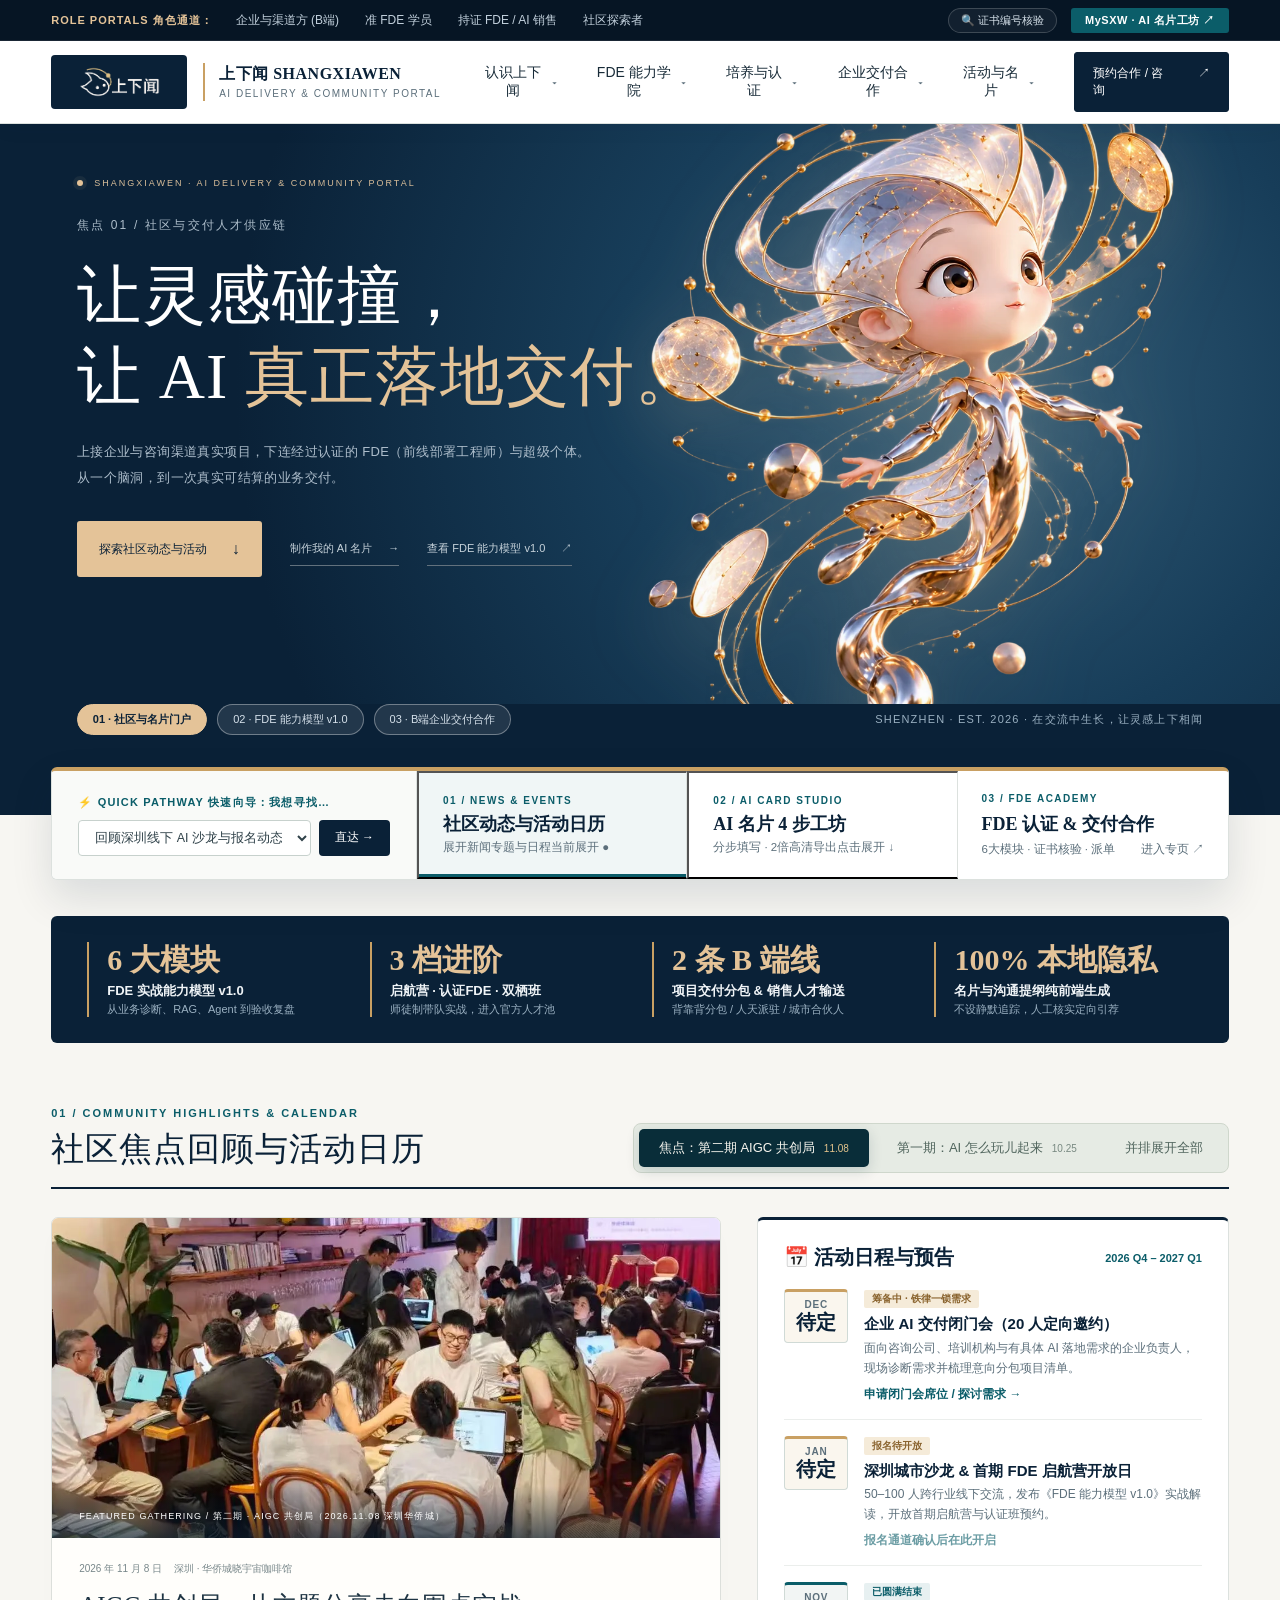
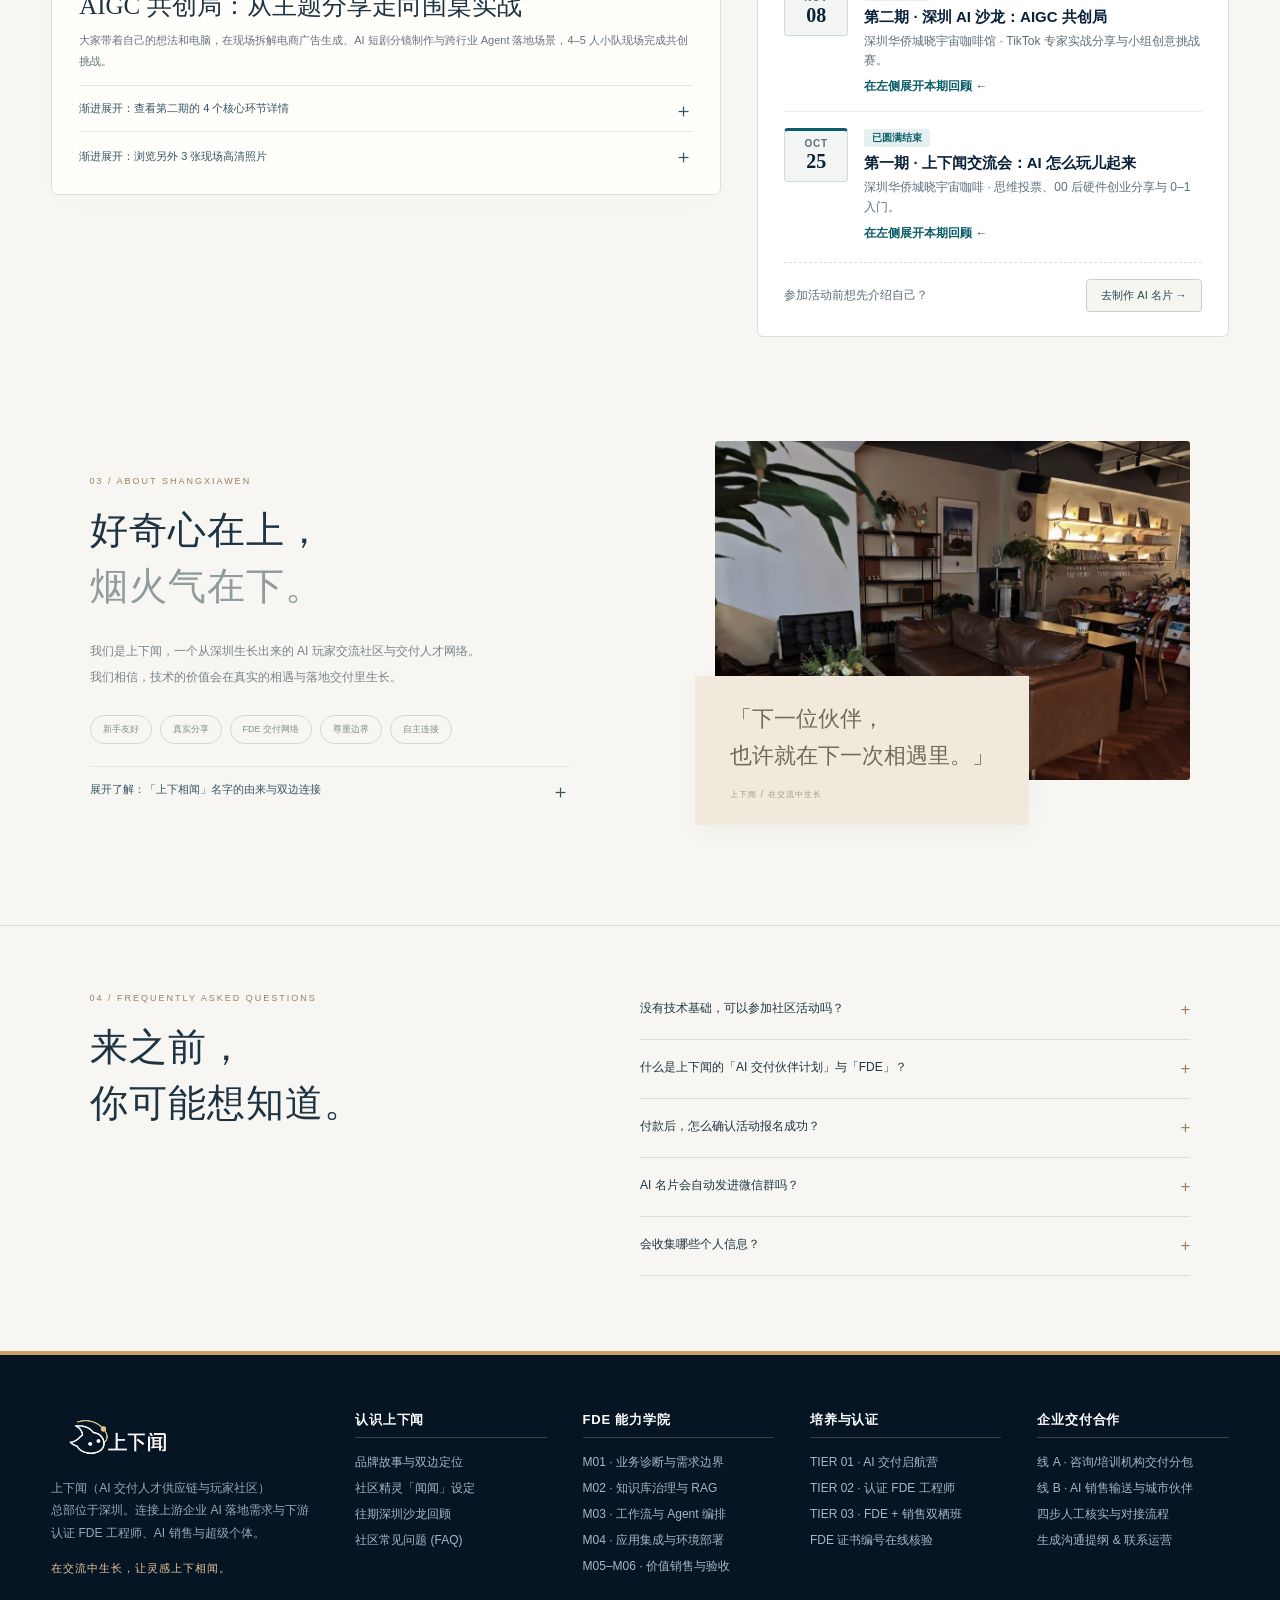
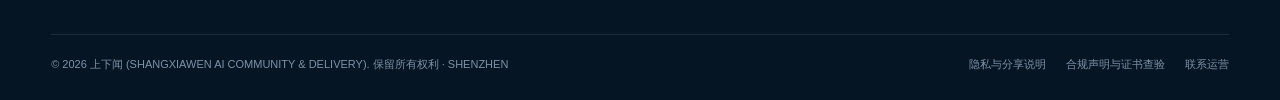
<file: index.html>
<!doctype html>
<html lang="zh-CN">
<head>
  <meta charset="utf-8">
  <meta name="viewport" content="width=device-width,initial-scale=1">
  <meta name="theme-color" content="#0a2137">
  <meta name="description" content="上下闻 AI 交付人才供应链与社区门户：参考香港都会大学门户排版与渐进式披露交互，提供 FDE 能力模型、三级认证、活动日历、AI 名片工坊与企业交付合作。">
  <title>上下闻 · AI 交付人才供应链与社区门户</title>
  <link rel="icon" href="./assets/shangxiawen-logo.png" type="image/png">
  <link rel="stylesheet" href="./style.css">
  <link rel="stylesheet" href="./card-studio.css">
  <link rel="stylesheet" href="./preview.css">
  <link rel="stylesheet" href="./progressive.css">
  <link rel="stylesheet" href="./hkmu-portal.css">
</head>
<body data-community-view="gathering">

<!-- 1. Top Utility Bar (香港都会大学式顶部受众分流工具栏) -->
<div class="hkmu-utility-bar" role="navigation" aria-label="受众角色快速通道">
  <div class="hkmu-utility-inner">
    <div class="hkmu-audience-links">
      <span class="hkmu-audience-label">ROLE PORTALS 角色通道：</span>
      <a href="./partners.html" data-role-shortcut="company">企业与渠道方 (B端)</a>
      <a href="./fde.html#programs" data-role-shortcut="trainee">准 FDE 学员</a>
      <a href="./fde.html#verify" data-role-shortcut="certified">持证 FDE / AI 销售</a>
      <a href="#gathering" data-switch-view="gathering">社区探索者</a>
    </div>
    <div class="hkmu-utility-right">
      <a href="./fde.html#verify" class="hkmu-quick-search-btn" title="在线核验上下闻 FDE 证书编号">
        <span>🔍 证书编号核验</span>
      </a>
      <a href="#card-studio" data-switch-view="card-studio" class="hkmu-portal-pill">
        <span>MySXW · AI 名片工坊 ↗</span>
      </a>
    </div>
  </div>
</div>

<!-- 2. Main Header with Progressive Mega Menu (都会大学式主导航 + 渐进式巨型下拉抽屉) -->
<header class="hkmu-header">
  <div class="hkmu-header-inner">
    <a class="hkmu-brand" href="./index.html" aria-label="上下闻首页">
      <img src="./assets/shangxiawen-logo.png" alt="上下闻">
      <div class="hkmu-brand-text">
        <strong>上下闻 SHANGXIAWEN</strong>
        <span>AI DELIVERY &amp; COMMUNITY PORTAL</span>
      </div>
    </a>

    <nav class="hkmu-nav" aria-label="主导航菜单">
      <!-- 栏目 1：认识上下闻 (About) -->
      <div class="hkmu-nav-item">
        <button type="button" class="hkmu-nav-trigger">认识上下闻 <span class="caret">▾</span></button>
        <div class="hkmu-mega-drawer" role="region" aria-label="认识上下闻子菜单">
          <div class="hkmu-mega-inner">
            <div class="hkmu-mega-intro">
              <span>ABOUT SHANGXIAWEN</span>
              <h4>好奇心在上，烟火气在下</h4>
              <p>上下闻成立于深圳，是连接上游企业真实 AI 交付需求与下游认证 FDE（前线部署工程师）的人才供应链平台与玩家社区。</p>
              <a class="text-link" href="#about" style="color:var(--hkmu-teal);border-color:var(--hkmu-teal)">查看品牌定位与故事 →</a>
            </div>
            <div class="hkmu-mega-col">
              <h5>核心架构与理念</h5>
              <ul class="hkmu-mega-links">
                <li><a href="#about"><span>「上下相闻」双边定位</span><small>上游项目 ↕ 下游人才</small></a></li>
                <li><a href="./fde.html#wenwen-ip"><span>品牌精灵「闻闻」形象拆解</span><small>门 + 耳 = 闻</small></a></li>
                <li><a href="#faq-section"><span>常见问题与边界准则</span><small>新手友好 · 尊重隐私</small></a></li>
              </ul>
            </div>
            <div class="hkmu-mega-col">
              <h5>招牌内容栏目</h5>
              <ul class="hkmu-mega-links">
                <li><a href="#gathering" data-switch-view="gathering"><span>「闻人录」访谈 &amp; 交付现场</span><small>真实FDE接单案例</small></a></li>
                <li><a href="#gathering" data-switch-view="gathering"><span>「一件事」需求拆解直播</span><small>现场评估企业AI需求</small></a></li>
                <li><a href="./fde.html#wenwen-ip"><span>「闻闻说」科普知识卡</span><small>活动预告与认证科普</small></a></li>
              </ul>
            </div>
          </div>
        </div>
      </div>

      <!-- 栏目 2：FDE 能力学院 (Academics & Competency) -->
      <div class="hkmu-nav-item">
        <button type="button" class="hkmu-nav-trigger">FDE 能力学院 <span class="caret">▾</span></button>
        <div class="hkmu-mega-drawer" role="region" aria-label="FDE 能力学院子菜单">
          <div class="hkmu-mega-inner">
            <div class="hkmu-mega-intro">
              <span>COMPETENCY MODEL v1.0</span>
              <h4>FDE 前线部署工程师标准</h4>
              <p>抢占 AI 落地最后一公里：围绕企业真实交付周期拆解的 6 大必修模块，全部以可验收的实战交付物作为考核标准。</p>
              <a class="text-link" href="./fde.html" style="color:var(--hkmu-teal);border-color:var(--hkmu-teal)">进入 FDE 能力学院专页 →</a>
            </div>
            <div class="hkmu-mega-col">
              <h5>基础与工程模块 (M01–M03)</h5>
              <ul class="hkmu-mega-links">
                <li><a href="./fde.html#fde-model"><span>M01 · 业务诊断与需求边界</span><small>ROI测算与防坑</small></a></li>
                <li><a href="./fde.html#fde-model"><span>M02 · 知识库治理与 RAG 检索</span><small>非结构化清洗与盲测</small></a></li>
                <li><a href="./fde.html#fde-model"><span>M03 · 业务工作流与 Agent 编排</span><small>Dify / Coze / n8n</small></a></li>
              </ul>
            </div>
            <div class="hkmu-mega-col">
              <h5>集成与商业模块 (M04–M06)</h5>
              <ul class="hkmu-mega-links">
                <li><a href="./fde.html#fde-model"><span>M04 · 应用集成与环境部署</span><small>企微/飞书/API安全</small></a></li>
                <li><a href="./fde.html#fde-model"><span>M05 · AI 方案沟通与价值销售</span><small>POC演示与报价单</small></a></li>
                <li><a href="./fde.html#fde-model"><span>M06 · 交付验收、赋能与复盘</span><small>客户SOP与行业模板</small></a></li>
              </ul>
            </div>
          </div>
        </div>
      </div>

      <!-- 栏目 3：培养与认证 (Admissions & Certification) -->
      <div class="hkmu-nav-item">
        <button type="button" class="hkmu-nav-trigger">培养与认证 <span class="caret">▾</span></button>
        <div class="hkmu-mega-drawer" role="region" aria-label="培养与认证子菜单">
          <div class="hkmu-mega-inner">
            <div class="hkmu-mega-intro">
              <span>TRAINING &amp; CERTIFICATION</span>
              <h4>卖的是接单资格，不只是课</h4>
              <p>严格遵循「先锁需求，再造供给」铁律，按 B 端意向项目量倒推每期名额，师徒制带队实战。</p>
              <a class="text-link" href="./fde.html#programs" style="color:var(--hkmu-teal);border-color:var(--hkmu-teal)">对比三档培养方案 →</a>
            </div>
            <div class="hkmu-mega-col">
              <h5>三档进阶路径</h5>
              <ul class="hkmu-mega-links">
                <li><a href="./fde.html#programs"><span>TIER 01 · AI 交付启航营 (¥999)</span><small>入门实战 · 完课证明</small></a></li>
                <li><a href="./fde.html#programs"><span>★ TIER 02 · 认证 FDE 工程师 (¥1,999)</span><small>进人才池 · 派单抽成20%</small></a></li>
                <li><a href="./fde.html#programs"><span>TIER 03 · FDE + AI 销售双栖班 (¥2,999)</span><small>可带队分销 · 抽成15%</small></a></li>
              </ul>
            </div>
            <div class="hkmu-mega-col">
              <h5>认证评级与核验</h5>
              <ul class="hkmu-mega-links">
                <li><a href="./fde.html#verify"><span>证书编号在线核验系统</span><small>L1助理 / L2独立 / L3架构</small></a></li>
                <li><a href="./fde.html#verify"><span>退费保障条款与合规声明</span><small>平台自有能力评估标准</small></a></li>
              </ul>
            </div>
          </div>
        </div>
      </div>

      <!-- 栏目 4：企业交付合作 (Enterprise & Partners) -->
      <div class="hkmu-nav-item">
        <button type="button" class="hkmu-nav-trigger">企业交付合作 <span class="caret">▾</span></button>
        <div class="hkmu-mega-drawer" role="region" aria-label="企业交付合作子菜单">
          <div class="hkmu-mega-inner">
            <div class="hkmu-mega-intro">
              <span>B2B DELIVERY NETWORK</span>
              <h4>你有客户，我们出交付与人才</h4>
              <p>连接传统咨询/培训公司、AI 产品方案商与经过认证的 FDE 实施团队，用平台化合作替代高昂自建团队成本。</p>
              <a class="text-link" href="./partners.html" style="color:var(--hkmu-teal);border-color:var(--hkmu-teal)">前往交付伙伴计划页 →</a>
            </div>
            <div class="hkmu-mega-col">
              <h5>两条 B 端合作线</h5>
              <ul class="hkmu-mega-links">
                <li><a href="./partners.html#partner-plan"><span>线 A · 交付分包合作</span><small>背靠背分包 / 人天派驻 / 联合体</small></a></li>
                <li><a href="./partners.html#partner-plan"><span>线 B · AI 销售人才输送与城市合伙人</span><small>人才输送 + 陪跑方法论</small></a></li>
                <li><a href="./partners.html#process"><span>四步人工核实与合作流程</span><small>私下核实 · 双方认可再介绍</small></a></li>
              </ul>
            </div>
            <div class="hkmu-mega-col">
              <h5>三大重点实施方向</h5>
              <ul class="hkmu-mega-links">
                <li><a href="./partners.html"><span>01 · 企业知识库与智能体 (RAG)</span><small>文档治理与效果评估</small></a></li>
                <li><a href="./partners.html"><span>02 · 业务工作流与运营自动化</span><small>人工复核与异常接管</small></a></li>
                <li><a href="./partners.html"><span>03 · 现有业务系统 AI 应用集成</span><small>API联调与团队交接</small></a></li>
              </ul>
            </div>
          </div>
        </div>
      </div>

      <!-- 栏目 5：活动与名片 (Campus Life & Studio) -->
      <div class="hkmu-nav-item">
        <button type="button" class="hkmu-nav-trigger">活动与名片 <span class="caret">▾</span></button>
        <div class="hkmu-mega-drawer" role="region" aria-label="活动与名片子菜单">
          <div class="hkmu-mega-inner">
            <div class="hkmu-mega-intro">
              <span>COMMUNITY &amp; AI CARD</span>
              <h4>在线下相遇，用名片连接</h4>
              <p>从 20 人 B 端闭门会、50–100 人城市沙龙到年度大会；在线定制你的专属横版 AI 名片并一键导出高清 PNG。</p>
              <a class="text-link" href="#card-studio" data-switch-view="card-studio" style="color:var(--hkmu-teal);border-color:var(--hkmu-teal)">立即制作 AI 名片 →</a>
            </div>
            <div class="hkmu-mega-col">
              <h5>社区活动矩阵</h5>
              <ul class="hkmu-mega-links">
                <li><a href="#gathering" data-switch-view="gathering"><span>第二期回顾：AIGC 共创局 (2026.11.08)</span><small>深圳 · 华侨城晓宇宙</small></a></li>
                <li><a href="#gathering" data-switch-view="gathering"><span>第一期回顾：AI 怎么玩儿起来 (2026.10.25)</span><small>深圳 · 华侨城晓宇宙</small></a></li>
                <li><a href="#gathering" data-switch-view="gathering"><span>下一场活动报名预告</span><small>城市沙龙 &amp; B端闭门会</small></a></li>
              </ul>
            </div>
            <div class="hkmu-mega-col">
              <h5>互动工具与联络</h5>
              <ul class="hkmu-mega-links">
                <li><a href="#card-studio" data-switch-view="card-studio"><span>AI 名片 4 步定制工坊</span><small>3套几何配色 · 2倍高清导出</small></a></li>
                <li><a href="./partners.html#contact"><span>沟通提纲生成器 &amp; 运营微信</span><small>免后端隐私保护</small></a></li>
              </ul>
            </div>
          </div>
        </div>
      </div>
    </nav>

    <a class="header-cta" href="./partners.html#contact" style="background:var(--hkmu-navy);color:#fff;border-color:var(--hkmu-navy)">预约合作 / 咨询 <span>↗</span></a>
  </div>
</header>

<main>
<!-- 3. HKMU Full-width Hero Banner Carousel (都会大学式多焦点切换横幅) -->
<div class="hkmu-hero-wrapper">
  <!-- 焦点 Slide 1：社区与灵感主视觉 -->
  <section class="hero hkmu-hero-slide is-active" data-hero-slide="0" style="min-height:580px">
    <div class="hero-art">
      <button class="mascot-interactive" type="button" aria-label="轻触上下闻 AI 精灵，看看它打个招呼">
        <img src="./assets/spirit-cutout.webp" alt="银金色 AI 精灵在轨道中漂浮">
        <span class="mascot-hint">轻触精灵 · 打个招呼</span>
      </button>
    </div>
    <script type="module" src="./mascot.js"></script>
    <div class="hero-content" style="padding-bottom:50px">
      <p class="eyebrow"><span class="live-dot"></span> SHANGXIAWEN · AI DELIVERY &amp; COMMUNITY PORTAL</p>
      <p class="issue" style="margin-top:26px">焦点 01 / 社区与交付人才供应链</p>
      <h1>让灵感碰撞，<br>让 AI <em>真正落地交付。</em></h1>
      <p class="hero-intro">上接企业与咨询渠道真实项目，下连经过认证的 FDE（前线部署工程师）与超级个体。<br>从一个脑洞，到一次真实可结算的业务交付。</p>
      <div class="hero-actions">
        <a class="button gold" href="#hub-section" data-switch-view="gathering">探索社区动态与活动 <span>↓</span></a>
        <a class="text-link light" href="#card-studio" data-switch-view="card-studio">制作我的 AI 名片 <span>→</span></a>
        <a class="text-link light" href="./fde.html">查看 FDE 能力模型 v1.0 <span>↗</span></a>
      </div>
    </div>
  </section>

  <!-- 焦点 Slide 2：FDE 能力模型与三级认证体系 -->
  <section class="hero hkmu-hero-slide" data-hero-slide="1" style="min-height:580px">
    <div class="hero-content" style="padding-bottom:50px;max-width:1100px">
      <p class="eyebrow"><span class="live-dot"></span> FDE COMPETENCY STANDARD v1.0 · 2026-11</p>
      <p class="issue" style="margin-top:26px">焦点 02 / 王牌标准：FDE 前线部署工程师能力学院</p>
      <h1>AI 时代最缺的，<br>是<em>能驻场交付的人。</em></h1>
      <p class="hero-intro">围绕「业务诊断、RAG 知识库治理、Agent 工作流编排、系统集成、方案销售、验收赋能」六大模块，<br>通过启航营与认证班筛选标准化人才，进入官方派单池。</p>
      <div class="hero-actions">
        <a class="button gold" href="./fde.html#fde-model">逐项查阅 6 大考核模块 <span>↗</span></a>
        <a class="text-link light" href="./fde.html#programs">对比 999 / 1999 / 2999 三档培养方案 <span>→</span></a>
        <a class="text-link light" href="./fde.html#verify">在线核验证书编号 <span>→</span></a>
      </div>
    </div>
  </section>

  <!-- 焦点 Slide 3：B 端企业交付伙伴计划 -->
  <section class="hero hkmu-hero-slide" data-hero-slide="2" style="min-height:580px">
    <div class="hero-content" style="padding-bottom:50px;max-width:1100px">
      <p class="eyebrow"><span class="live-dot"></span> ENTERPRISE DELIVERY &amp; CHANNEL PARTNERSHIP</p>
      <p class="issue" style="margin-top:26px">焦点 03 / 先锁需求，再配供给：企业与渠道合作计划</p>
      <h1>你有客户与场景，<br>我们出<em>FDE 与交付质量。</em></h1>
      <p class="hero-intro">面向传统咨询/培训公司、AI 产品与解决方案服务商提供「背靠背分包、人天派驻、联合体交付」及 AI 销售人才输送，<br>人工私下核实档期与案例，双方认可后再定向引荐。</p>
      <div class="hero-actions">
        <a class="button gold" href="./partners.html">进入企业交付合作专页 <span>↗</span></a>
        <a class="text-link light" href="./partners.html#contact">一键生成合作沟通提纲 <span>→</span></a>
      </div>
    </div>
  </section>

  <!-- 轮播控制栏 -->
  <div class="hkmu-hero-controls">
    <div class="hkmu-slide-dots" role="tablist" aria-label="切换首页焦点横幅">
      <button type="button" class="hkmu-slide-dot" role="tab" aria-selected="true" data-slide-to="0">01 · 社区与名片门户</button>
      <button type="button" class="hkmu-slide-dot" role="tab" aria-selected="false" data-slide-to="1">02 · FDE 能力模型 v1.0</button>
      <button type="button" class="hkmu-slide-dot" role="tab" aria-selected="false" data-slide-to="2">03 · B端企业交付合作</button>
    </div>
    <span style="font-size:11px;color:#9ab0c1;letter-spacing:1.2px">SHENZHEN · EST. 2026 · 在交流中生长，让灵感上下相闻</span>
  </div>
</div>

<!-- 4. HKMU Floating Quick Finder & Action Dock (都会大学标志性：横跨交界处的悬浮快捷检索与视图切换栏) -->
<section class="hkmu-quick-dock" aria-label="快速向导与工作区切换">
  <div class="hkmu-dock-grid">
    <div class="hkmu-dock-search">
      <label for="quick-pathway-select">⚡ QUICK PATHWAY 快速向导：我想寻找…</label>
      <div class="hkmu-dock-search-row">
        <select id="quick-pathway-select" aria-label="选择你的目标">
          <option value="gathering">回顾深圳线下 AI 沙龙与报名动态</option>
          <option value="card-studio">在线制作并导出我的横版 AI 名片</option>
          <option value="./fde.html#fde-model">查阅 FDE 6 大能力模块与考核标准</option>
          <option value="./fde.html#programs">了解 999 / 1999 / 2999 三档培养与认证</option>
          <option value="./fde.html#verify">核验 FDE 持证人才证书编号</option>
          <option value="./partners.html">我是企业/咨询公司，寻找 AI 实施分包团队</option>
          <option value="./partners.html#contact">获取沟通提纲并添加上下闻运营微信</option>
        </select>
        <button type="button" id="quick-pathway-go">直达 →</button>
      </div>
    </div>

    <button type="button" class="hkmu-dock-card" data-community-choice="gathering" aria-current="true">
      <span class="hkmu-dock-kicker">01 / NEWS &amp; EVENTS</span>
      <strong>社区动态与活动日历</strong>
      <small><span>展开新闻专题与日程</span><span>当前展开 ●</span></small>
    </button>

    <button type="button" class="hkmu-dock-card" data-community-choice="card-studio">
      <span class="hkmu-dock-kicker">02 / AI CARD STUDIO</span>
      <strong>AI 名片 4 步工坊</strong>
      <small><span>分步填写 · 2倍高清导出</span><span>点击展开 ↓</span></small>
    </button>

    <a href="./fde.html" class="hkmu-dock-card">
      <span class="hkmu-dock-kicker">03 / FDE ACADEMY</span>
      <strong>FDE 认证 &amp; 交付合作</strong>
      <small><span>6大模块 · 证书核验 · 派单</span><span>进入专页 ↗</span></small>
    </a>
  </div>
</section>

<!-- 5. Institutional Key Figures Strip (都会大学式权威数据指标横幅) -->
<section class="hkmu-stats-strip" aria-label="上下闻核心架构指标">
  <div class="hkmu-stats-inner">
    <div class="hkmu-stat-item">
      <strong>6 大模块</strong>
      <span>FDE 实战能力模型 v1.0</span>
      <small>从业务诊断、RAG、Agent 到验收复盘</small>
    </div>
    <div class="hkmu-stat-item">
      <strong>3 档进阶</strong>
      <span>启航营 · 认证FDE · 双栖班</span>
      <small>师徒制带队实战，进入官方人才池</small>
    </div>
    <div class="hkmu-stat-item">
      <strong>2 条 B 端线</strong>
      <span>项目交付分包 &amp; 销售人才输送</span>
      <small>背靠背分包 / 人天派驻 / 城市合伙人</small>
    </div>
    <div class="hkmu-stat-item">
      <strong>100% 本地隐私</strong>
      <span>名片与沟通提纲纯前端生成</span>
      <small>不设静默追踪，人工核实定向引荐</small>
    </div>
  </div>
</section>

<!-- 6A. 渐进式视图 A：都会大学式双栏「焦点回顾 & 活动日历中枢」(News & Events Hub) -->
<section class="hkmu-hub-section pd-view-panel" id="gathering">
  <div class="hkmu-section-header">
    <div>
      <p class="kicker">01 / COMMUNITY HIGHLIGHTS &amp; CALENDAR</p>
      <h2 id="gathering-title">社区焦点回顾与活动日历</h2>
    </div>
    <div class="pd-pill-bar" role="tablist" aria-label="选择要回看的活动期数" style="margin-bottom:0">
      <button type="button" class="pd-pill-btn" role="tab" aria-selected="true" data-event-tab="second">
        <span>焦点：第二期 AIGC 共创局</span>
        <small>11.08</small>
      </button>
      <button type="button" class="pd-pill-btn" role="tab" aria-selected="false" data-event-tab="first">
        <span>第一期：AI 怎么玩儿起来</span>
        <small>10.25</small>
      </button>
      <button type="button" class="pd-pill-btn" role="tab" aria-selected="false" data-event-tab="all">
        <span>并排展开全部</span>
      </button>
    </div>
  </div>

  <div class="hkmu-hub-grid" id="past-events">
    <!-- 左栏：焦点活动深度图文 + 渐进式折叠议程与图集 -->
    <div class="review-grid" id="review-grid-container" style="grid-template-columns: 1fr;">
      <!-- 第二期（默认展示） -->
      <article class="review-card pd-view-panel" data-event-panel="second" aria-labelledby="review-second-title">
        <figure class="review-cover" style="height:320px">
          <img src="./assets/events/aigc-2026-11-08-4.webp" width="1188" height="1586" alt="AIGC 共创局现场，大家围坐桌边用电脑交流与创作" loading="lazy">
          <figcaption>FEATURED GATHERING / 第二期 · AIGC 共创局（2026.11.08 深圳华侨城）</figcaption>
        </figure>
        <div class="review-copy">
          <p class="review-meta"><time datetime="2026-11-08">2026 年 11 月 8 日</time><span>深圳 · 华侨城晓宇宙咖啡馆</span></p>
          <h3 id="review-second-title">AIGC 共创局：从主题分享走向围桌实战</h3>
          <p style="min-height:0">大家带着自己的想法和电脑，在现场拆解电商广告生成、AI 短剧分镜制作与跨行业 Agent 落地场景，4–5 人小队现场完成共创挑战。</p>
          <details class="review-program">
            <summary>渐进展开：查看第二期的 4 个核心环节详情 <span aria-hidden="true">＋</span></summary>
            <ol>
              <li><strong>01｜AIGC 实战分享</strong><span>来自 TikTok 的 AI 生图与视频生成专家，带大家通俗理解大语言模型、AI 图片与视频生成原理；从一张商品图和 Prompt 生成不同风格的电商广告，拆解 AI 短剧的故事、角色、分镜与视频创作，并交流工具选择和踩坑经验。</span></li>
              <li><strong>02｜跨行业交流</strong><span>聊 AI Agent、AIGC 与产品落地，也交流 AI 在电商、制造、教育和内容创作中的应用；连接技术伙伴、业务场景、项目合作与创业资源，也认识不同背景的新朋友。</span></li>
              <li><strong>03｜AI 创意挑战赛</strong><span>4–5 人组成创意小队，可选 AI 广告海报、脑洞短剧或 AI 行业创新主题，用 AI 工具共同完成一份作品并派代表展示。零基础也能参与，不比技术，更重共创与交流。</span></li>
              <li><strong>04｜自由交流</strong><span>留出小组讨论、互动提问和资源交流的时间，让懂技术的人遇见真实场景，让有想法的人找到伙伴。</span></li>
            </ol>
          </details>
          <details class="review-gallery">
            <summary>渐进展开：浏览另外 3 张现场高清照片 <span aria-hidden="true">＋</span></summary>
            <div class="review-gallery-grid">
              <a href="./assets/events/aigc-2026-11-08-1.webp" target="_blank" rel="noopener"><img src="./assets/events/aigc-2026-11-08-1.webp" width="1200" height="1600" alt="投影前的主题分享与围桌交流" loading="lazy"></a>
              <a href="./assets/events/aigc-2026-11-08-2.webp" target="_blank" rel="noopener"><img src="./assets/events/aigc-2026-11-08-2.webp" width="1200" height="1600" alt="参与者在主题分享环节举手互动" loading="lazy"></a>
              <a href="./assets/events/aigc-2026-11-08-3.webp" target="_blank" rel="noopener"><img src="./assets/events/aigc-2026-11-08-3.webp" width="1200" height="1600" alt="参与者在长桌旁用电脑交流" loading="lazy"></a>
            </div>
          </details>
        </div>
      </article>

      <!-- 第一期（点击切换或并排展开） -->
      <article class="review-card review-card-first pd-view-panel" data-event-panel="first" aria-labelledby="review-first-title" hidden>
        <figure class="review-cover" style="height:320px">
          <img src="./assets/events/ai-meetup-2026-10-25-1.webp" width="1600" height="1200" alt="第一期活动现场，参与者听主持人介绍 AI 主题" loading="lazy">
          <figcaption>FEATURED GATHERING / 第一期 · AI 怎么玩儿起来（2026.10.25 深圳华侨城）</figcaption>
        </figure>
        <div class="review-copy">
          <p class="review-meta"><time datetime="2026-10-25">2026 年 10 月 25 日</time><span>深圳 · 华侨城晓宇宙咖啡</span></p>
          <h3 id="review-first-title">AI 怎么玩儿起来：跨界玩家的第一次相遇</h3>
          <p style="min-height:0">第一期现场有来自制造业、金融业的参与者，也有 00 后 AI 硬件创业者。大家一起聊 AI 能做什么、怎样把点子带进真实工作，并在交流中认识新伙伴。</p>
          <details class="review-program">
            <summary>渐进展开：查看第一期的 4 个核心环节详情 <span aria-hidden="true">＋</span></summary>
            <ol>
              <li><strong>思维投票</strong><span>从好玩、实用的 AI 点子开始头脑风暴，现场匿名投票选出最有价值的创意，并准备小惊喜。</span></li>
              <li><strong>开发分享</strong><span>有 AI 落地和商业化经验的嘉宾分享从构思、避坑到做成项目的真实历程。</span></li>
              <li><strong>免费学习</strong><span>和刚接触 AI 的朋友一起完成工具使用的 0–1 入门。</span></li>
              <li><strong>自由交流</strong><span>结识极客、设计师和创业者，交流业务、合作与资源。</span></li>
            </ol>
          </details>
          <details class="review-gallery">
            <summary>渐进展开：浏览另外 2 张现场高清照片 <span aria-hidden="true">＋</span></summary>
            <div class="review-gallery-grid">
              <a href="./assets/events/ai-meetup-2026-10-25-2.webp" target="_blank" rel="noopener"><img src="./assets/events/ai-meetup-2026-10-25-2.webp" width="1600" height="1200" alt="嘉宾在投影前分享 AI 项目经验" loading="lazy"></a>
              <a href="./assets/events/ai-meetup-2026-10-25-3.webp" target="_blank" rel="noopener"><img src="./assets/events/ai-meetup-2026-10-25-3.webp" width="1200" height="1600" alt="参与者围坐在咖啡馆听分享并交流" loading="lazy"></a>
            </div>
          </details>
        </div>
      </article>
    </div>

    <!-- 右栏：香港都会大学式「日期徽章活动日历 & 报名状态面板」(Events Calendar & Registration) -->
    <aside class="hkmu-calendar-box" id="registration-entry" aria-label="活动日历与报名通道">
      <div class="hkmu-calendar-head">
        <h3>📅 活动日程与预告</h3>
        <span style="font-size:11px;color:var(--hkmu-teal);font-weight:600">2026 Q4 – 2027 Q1</span>
      </div>

      <div class="hkmu-date-list">
        <div class="hkmu-date-item">
          <div class="hkmu-date-badge upcoming">
            <span class="month">DEC</span>
            <span class="day">待定</span>
          </div>
          <div class="hkmu-date-info">
            <span class="tag gold">筹备中 · 铁律一锁需求</span>
            <h4>企业 AI 交付闭门会（20 人定向邀约）</h4>
            <p>面向咨询公司、培训机构与有具体 AI 落地需求的企业负责人，现场诊断需求并梳理意向分包项目清单。</p>
            <a href="./partners.html#contact" class="hkmu-date-action" style="display:inline-block">申请闭门会席位 / 探讨需求 →</a>
          </div>
        </div>

        <div class="hkmu-date-item">
          <div class="hkmu-date-badge upcoming">
            <span class="month">JAN</span>
            <span class="day">待定</span>
          </div>
          <div class="hkmu-date-info">
            <span class="tag gold">报名待开放</span>
            <h4>深圳城市沙龙 &amp; 首期 FDE 启航营开放日</h4>
            <p>50–100 人跨行业线下交流，发布《FDE 能力模型 v1.0》实战解读，开放首期启航营与认证班预约。</p>
            <button type="button" class="hkmu-date-action" disabled style="opacity:0.6;cursor:not-allowed">报名通道确认后在此开启</button>
          </div>
        </div>

        <div class="hkmu-date-item">
          <div class="hkmu-date-badge">
            <span class="month">NOV</span>
            <span class="day">08</span>
          </div>
          <div class="hkmu-date-info">
            <span class="tag">已圆满结束</span>
            <h4>第二期 · 深圳 AI 沙龙：AIGC 共创局</h4>
            <p>深圳华侨城晓宇宙咖啡馆 · TikTok 专家实战分享与小组创意挑战赛。</p>
            <button type="button" class="hkmu-date-action" data-select-event="second">在左侧展开本期回顾 ←</button>
          </div>
        </div>

        <div class="hkmu-date-item">
          <div class="hkmu-date-badge">
            <span class="month">OCT</span>
            <span class="day">25</span>
          </div>
          <div class="hkmu-date-info">
            <span class="tag">已圆满结束</span>
            <h4>第一期 · 上下闻交流会：AI 怎么玩儿起来</h4>
            <p>深圳华侨城晓宇宙咖啡 · 思维投票、00 后硬件创业分享与 0–1 入门。</p>
            <button type="button" class="hkmu-date-action" data-select-event="first">在左侧展开本期回顾 ←</button>
          </div>
        </div>
      </div>

      <div style="margin-top:20px;padding-top:16px;border-top:1px dashed var(--hkmu-border);display:flex;justify-content:space-between;align-items:center">
        <span style="font-size:11.5px;color:var(--hkmu-muted)">参加活动前想先介绍自己？</span>
        <button type="button" class="pd-reveal-trigger" data-switch-view="card-studio" style="margin:0">去制作 AI 名片 →</button>
      </div>
    </aside>
  </div>
</section>

<!-- 6B. 渐进式视图 B：AI 名片 4 步定制工坊 -->
<section class="card-studio pd-view-panel" id="card-studio">
  <script type="module" src="./static-card.js"></script>
  <div class="section studio-inner">
    <div class="section-top">
      <div>
        <p class="eyebrow brass">02 / YOUR AI IDENTITY (STEP-BY-STEP WIZARD)</p>
        <h2>把你正在探索的，<br>变成一次新的连接。</h2>
      </div>
      <div style="text-align:right">
        <p class="section-caption">分 4 步渐进式填写，右侧实时同步预览，随时导出 2 倍高清 PNG。</p>
        <button type="button" class="small-button" data-switch-view="gathering" style="margin-top:6px">← 返回查看社区活动与日历</button>
      </div>
    </div>
    <div class="studio-grid">
      <div class="studio-form">
        <div class="step-heading">
          <span>01</span>
          <div>
            <h3>分步定制名片内容</h3>
            <p>仅「第 1 步称呼」与「第 2 步兴趣标签」必填，其余步骤可随时跳过。</p>
          </div>
        </div>

        <div class="pd-stepper-bar" role="tablist" aria-label="名片制作步骤">
          <button type="button" class="pd-step-tab active" data-wizard-tab="0" role="tab" aria-selected="true">
            <span class="num">1</span><span>基础身份</span>
          </button>
          <button type="button" class="pd-step-tab" data-wizard-tab="1" role="tab" aria-selected="false">
            <span class="num">2</span><span>兴趣标签</span>
          </button>
          <button type="button" class="pd-step-tab" data-wizard-tab="2" role="tab" aria-selected="false">
            <span class="num">3</span><span>供需连接</span>
          </button>
          <button type="button" class="pd-step-tab" data-wizard-tab="3" role="tab" aria-selected="false">
            <span class="num">4</span><span>二维码</span>
          </button>
        </div>

        <form id="profile-form">
          <fieldset class="editor-group pd-step-active" data-wizard-step="0">
            <legend><span>STEP 01</span> 让大家认识你</legend>
            <div class="form-row">
              <label>名片上的称呼 <span class="required">*</span><input name="nickname" maxlength="24" placeholder="名字或昵称，建议 10 字以内" required autocomplete="nickname"></label>
              <label>角色 / 身份 <span class="optional">选填</span><input name="role" maxlength="40" placeholder="例如：FDE 工程师、品牌设计师、产品经理"></label>
            </div>
            <label>一句话介绍 <span class="optional">选填</span><textarea name="bio" rows="2" maxlength="160" placeholder="你正在用 AI 探索什么？建议 40 字以内"></textarea><small class="field-hint">放在称呼和角色下方，简单说说你的方向。</small></label>
            <details class="background-details">
              <summary>补充你的背景 <span>行业与 AI 使用阶段，选填</span></summary>
              <div class="form-row">
                <label>所在行业
                  <select name="industry">
                    <option value="">选择你的行业</option>
                    <option>互联网 / 科技</option>
                    <option>设计 / 创意</option>
                    <option>教育 / 培训</option>
                    <option>金融 / 投资</option>
                    <option>制造 / 工程</option>
                    <option>零售 / 消费</option>
                    <option>医疗 / 健康</option>
                    <option>文化 / 传媒</option>
                    <option>学生 / 研究</option>
                    <option>其他领域</option>
                  </select>
                </label>
                <label>与 AI 的距离
                  <select name="level">
                    <option value="">选一个最像你的状态</option>
                    <option>刚开始好奇</option>
                    <option>正在探索使用</option>
                    <option>已经用进工作</option>
                    <option>正在做 AI 项目</option>
                  </select>
                </label>
              </div>
            </details>
          </fieldset>

          <fieldset class="interest-field editor-group" data-wizard-step="1">
            <legend><span>STEP 02</span> AI 兴趣标签 <span class="required">*</span><small>最多选 5 项</small></legend>
            <p class="field-hint" style="margin-top:0">点选你最关注或正在实践的 AI 方向，将作为名片核心标签展示：</p>
            <div class="interest-options" id="interest-options"></div>
          </fieldset>

          <fieldset class="editor-group" data-wizard-step="2">
            <legend><span>STEP 03</span> 我们可以一起做什么 <span class="optional">选填</span></legend>
            <label>我可以分享 / 正在做的事 <span class="optional">选填</span><textarea name="offer" rows="2" maxlength="160" placeholder="例如：品牌设计经验、正在做的 AIGC 作品、企业工作流落地"></textarea></label>
            <label>我希望连接 <span class="optional">选填</span><textarea name="seek" rows="2" maxlength="160" placeholder="例如：一起做短片的伙伴、工作流自动化经验、B 端项目需求"></textarea></label>
            <details class="contact-details">
              <summary>补充一个文字联系方式 <span>选填，默认隐藏，可在右侧勾选显示</span></summary>
              <label>微信 / 邮箱 / 作品集链接<input name="contact" maxlength="80" placeholder="方便伙伴联系你，可留空" autocomplete="off"></label>
            </details>
          </fieldset>

          <fieldset class="editor-group qr-editor" data-wizard-step="3">
            <legend><span>STEP 04</span> 放上你的个人二维码 <span class="optional">选填</span></legend>
            <p class="field-hint">可以使用微信、个人主页或作品集二维码，图片完整保留，不裁剪。</p>
            <input type="file" id="personal-qr-file" class="qr-file-input" accept="image/png,image/jpeg,image/webp" aria-label="上传个人二维码">
            <label class="qr-upload-drop" for="personal-qr-file">
              <span class="upload-symbol">＋</span>
              <strong id="upload-prompt">上传个人二维码</strong>
              <small>PNG / JPEG / WebP · 最大 4 MB</small>
            </label>
            <div class="qr-upload-preview" id="qr-upload-preview" hidden>
              <img id="personal-qr-thumbnail" alt="已上传的个人二维码">
              <div>
                <strong id="qr-file-name">个人二维码已就绪</strong>
                <p>只用于本人的名片，不会替换社区二维码。</p>
                <button type="button" class="small-button" id="remove-personal-qr">移除二维码</button>
              </div>
            </div>
            <div class="qr-caption-row">
              <label>二维码下方文字<input id="personal-qr-label" maxlength="16" value="扫码联系我" placeholder="例如：我的微信、个人作品集"></label>
              <label class="checkline"><input type="checkbox" id="show-personal-qr" checked><span>在名片中展示个人二维码</span></label>
            </div>
            <p class="fine-print" id="qr-upload-status" role="status">图片只在本页处理。下载名片后请自行分享，刷新页面将清除当前草稿。</p>
          </fieldset>

          <div class="pd-wizard-nav">
            <span class="pd-step-indicator" id="pd-step-indicator">步骤 1 / 4 · 基础身份</span>
            <div class="pd-wizard-btns">
              <button type="button" class="pd-btn-prev" id="pd-prev-step" hidden>← 上一步</button>
              <button type="button" class="pd-btn-next" id="pd-next-step">下一步：选择兴趣标签 →</button>
            </div>
          </div>
          <p class="fine-print">名片内容只在当前浏览器页面处理，不上传到本站。请保存图片后自行分享。</p>
        </form>
      </div>
      <div class="studio-preview">
        <div class="preview-sticky">
          <div class="step-heading">
            <span>02</span>
            <div>
              <h3>实时预览与导出</h3>
              <p>包含社区 Logo、活动入口二维码，以及你选择展示的个人内容。</p>
            </div>
          </div>
          <div class="preview-card-heading">
            <span id="version-caption">上下闻社区版 · 横版名片</span>
            <button class="small-button" id="enlarge-card">放大预览 ↗</button>
          </div>
          <div id="card-preview" class="ai-card landscape-card" aria-label="AI 名片实时预览"></div>

          <details class="visibility-settings" style="margin-top:16px;margin-bottom:16px">
            <summary>外观配色、名片用途与显示字段定制 <span>按需展开调节</span></summary>
            <div style="padding-top:14px">
              <div class="theme-row" style="margin:0 0 14px">
                <span>几何配色</span>
                <div class="theme-options" id="card-themes">
                  <button class="swatch swatch-navy active" data-theme="navy" aria-label="海湾蓝" aria-pressed="true"></button>
                  <button class="swatch swatch-paper" data-theme="paper" aria-label="暖纸棕" aria-pressed="false"></button>
                  <button class="swatch swatch-forest" data-theme="forest" aria-label="森林绿" aria-pressed="false"></button>
                </div>
                <small>高清图片 · 2 倍导出</small>
              </div>
              <label class="control-label" style="margin-top:0">这张名片的用途</label>
              <div class="segmented" id="card-types" aria-label="名片用途">
                <button data-type="explore" class="active" aria-pressed="true">兴趣探索</button>
                <button data-type="project" aria-pressed="false">项目展示</button>
                <button data-type="connect" aria-pressed="false">寻找合作</button>
              </div>
              <p class="version-note" id="version-note" style="margin-bottom:12px">社区二维码指向上下闻活动入口，个人二维码由你上传。</p>
              <label class="control-label">名片上展示哪些已填项</label>
              <div class="visibility-options" id="visibility-options" style="padding-top:6px"></div>
            </div>
          </details>

          <div class="card-actions">
            <button class="button navy" id="save-image">保存名片图片 <span>↓</span></button>
            <button class="button outline" id="copy-card">复制介绍 <span>⧉</span></button>
          </div>
          <p class="fine-print preview-note">预览中的示例内容会在填写后替换。长文本会自动换行、增加高度。</p>
        </div>
      </div>
    </div>
  </div>
</section>

<!-- 7. 认识上下闻 & FAQ -->
<section class="about section" id="about" style="padding-top:40px">
  <div>
    <p class="eyebrow brass">03 / ABOUT SHANGXIAWEN</p>
    <h2>好奇心在上，<br><span>烟火气在下。</span></h2>
    <p>我们是上下闻，一个从深圳生长出来的 AI 玩家交流社区与交付人才网络。<br>我们相信，技术的价值会在真实的相遇与落地交付里生长。</p>
    <div class="about-tags">
      <span>新手友好</span>
      <span>真实分享</span>
      <span>FDE 交付网络</span>
      <span>尊重边界</span>
      <span>自主连接</span>
    </div>
    <details class="review-program" style="margin-top:22px;max-width:480px">
      <summary>展开了解：「上下相闻」名字的由来与双边连接 <span aria-hidden="true">＋</span></summary>
      <div style="padding-top:12px;font-size:12px;color:var(--muted);line-height:1.95">
        <p style="margin:0 0 8px"><strong>上：企业与渠道需求</strong> —— 拥有真实业务场景与客户的咨询公司、培训机构与 AI 产品服务商。</p>
        <p style="margin:0"><strong>下：FDE 与实操人才</strong> —— 深入业务现场把 AI 方案调通并交付的 FDE（前线部署工程师）、AI 销售与超级个体。让想法有人听见，让好方案真正落地。</p>
      </div>
    </details>
  </div>
  <div class="about-right">
    <img src="./assets/lounge.webp" alt="咖啡馆温暖的沙发交流空间" loading="lazy">
    <div class="about-quote">「下一位伙伴，<br>也许就在下一次相遇里。」<span>上下闻 / 在交流中生长</span></div>
  </div>
</section>

<section class="faq section" id="faq-section">
  <div>
    <p class="eyebrow brass">04 / FREQUENTLY ASKED QUESTIONS</p>
    <h2>来之前，<br>你可能想知道。</h2>
  </div>
  <div class="questions">
    <details>
      <summary>没有技术基础，可以参加社区活动吗？</summary>
      <p>可以。带上好奇心和你感兴趣的问题就好。欢迎初学者、创作者、开发者、业务顾问，以及想把 AI 用进工作的人。</p>
    </details>
    <details>
      <summary>什么是上下闻的「AI 交付伙伴计划」与「FDE」？</summary>
      <p>FDE（Forward Deployed Engineer，前线部署工程师）是深入企业业务现场、把 AI 产品与方案真正落地交付的复合型伙伴。我们通过<a href="./fde.html" style="text-decoration:underline">FDE 能力模型与认证体系</a>，连接需要补充实施力量的方案服务商与实操人才。</p>
    </details>
    <details>
      <summary>付款后，怎么确认活动报名成功？</summary>
      <p>公开预览站暂未开放直接在线扣款报名。未来若使用外部报名链接，付款和凭证由外部平台负责；本站不会自行确认到账或发放入场二维码。</p>
    </details>
    <details>
      <summary>AI 名片会自动发进微信群吗？</summary>
      <p>不会。保存名片图片或复制文字后，由你自己选择发送到微信群或其他地方。</p>
    </details>
    <details>
      <summary>会收集哪些个人信息？</summary>
      <p>名片内容只在浏览器本页处理，不上传到本站。未来外部报名平台的资料处理以其页面说明为准。</p>
    </details>
  </div>
</section>
</main>

<!-- 8. HKMU Five-Column Institutional Footer (香港都会大学式五栏院系门户页脚) -->
<footer class="hkmu-footer">
  <div class="hkmu-footer-inner">
    <div class="hkmu-footer-grid">
      <div class="hkmu-footer-brand">
        <a href="./index.html"><img src="./assets/shangxiawen-logo.png" alt="上下闻"></a>
        <p>上下闻（AI 交付人才供应链与玩家社区）<br>总部位于深圳。连接上游企业 AI 落地需求与下游认证 FDE 工程师、AI 销售与超级个体。</p>
        <p style="color:var(--hkmu-gold-soft);font-size:11px;letter-spacing:1px">在交流中生长，让灵感上下相闻。</p>
      </div>

      <div class="hkmu-footer-col">
        <h4>认识上下闻</h4>
        <ul>
          <li><a href="#about">品牌故事与双边定位</a></li>
          <li><a href="./fde.html#wenwen-ip">社区精灵「闻闻」设定</a></li>
          <li><a href="#gathering" data-switch-view="gathering">往期深圳沙龙回顾</a></li>
          <li><a href="#faq-section">社区常见问题 (FAQ)</a></li>
        </ul>
      </div>

      <div class="hkmu-footer-col">
        <h4>FDE 能力学院</h4>
        <ul>
          <li><a href="./fde.html#fde-model">M01 · 业务诊断与需求边界</a></li>
          <li><a href="./fde.html#fde-model">M02 · 知识库治理与 RAG</a></li>
          <li><a href="./fde.html#fde-model">M03 · 工作流与 Agent 编排</a></li>
          <li><a href="./fde.html#fde-model">M04 · 应用集成与环境部署</a></li>
          <li><a href="./fde.html#fde-model">M05–M06 · 价值销售与验收</a></li>
        </ul>
      </div>

      <div class="hkmu-footer-col">
        <h4>培养与认证</h4>
        <ul>
          <li><a href="./fde.html#programs">TIER 01 · AI 交付启航营</a></li>
          <li><a href="./fde.html#programs">TIER 02 · 认证 FDE 工程师</a></li>
          <li><a href="./fde.html#programs">TIER 03 · FDE + 销售双栖班</a></li>
          <li><a href="./fde.html#verify">FDE 证书编号在线核验</a></li>
        </ul>
      </div>

      <div class="hkmu-footer-col">
        <h4>企业交付合作</h4>
        <ul>
          <li><a href="./partners.html#partner-plan">线 A · 咨询/培训机构交付分包</a></li>
          <li><a href="./partners.html#partner-plan">线 B · AI 销售输送与城市伙伴</a></li>
          <li><a href="./partners.html#process">四步人工核实与对接流程</a></li>
          <li><a href="./partners.html#contact">生成沟通提纲 &amp; 联系运营</a></li>
        </ul>
      </div>
    </div>

    <div class="hkmu-footer-bottom">
      <span>© 2026 上下闻 (SHANGXIAWEN AI COMMUNITY &amp; DELIVERY). 保留所有权利 · SHENZHEN</span>
      <div class="hkmu-footer-bottom-links">
        <a href="./privacy.html">隐私与分享说明</a>
        <a href="./fde.html#verify">合规声明与证书查验</a>
        <a href="./partners.html#contact">联系运营</a>
      </div>
    </div>
  </div>
</footer>

<div class="toast" id="toast" role="status" aria-live="polite" hidden></div>

<script>
  // 1. 都会大学式 Hero 焦点轮播切换
  const heroSlides = document.querySelectorAll('[data-hero-slide]');
  const slideDots = document.querySelectorAll('[data-slide-to]');
  function showHeroSlide(idx) {
    heroSlides.forEach((s, i) => s.classList.toggle('is-active', i === idx));
    slideDots.forEach((d, i) => d.setAttribute('aria-selected', String(i === idx)));
  }
  slideDots.forEach(dot => {
    dot.addEventListener('click', () => showHeroSlide(Number(dot.dataset.slideTo)));
  });

  // 2. 渐进式披露：一级工作区按需切换（社区活动与日历 vs AI 名片 4 步工坊）
  const choices = document.querySelectorAll('[data-community-choice]');
  function setCommunityView(view) {
    if (!['gathering', 'card-studio'].includes(view)) return;
    document.body.setAttribute('data-community-view', view);
    choices.forEach(c => {
      const isCurrent = c.dataset.communityChoice === view;
      if (isCurrent) {
        c.setAttribute('aria-current', 'true');
      } else {
        c.removeAttribute('aria-current');
      }
      const statusSpan = c.querySelector('small span:last-child');
      if (statusSpan) statusSpan.textContent = isCurrent ? '当前展开 ●' : '点击展开 ↓';
    });
  }
  choices.forEach(btn => {
    btn.addEventListener('click', () => {
      const v = btn.dataset.communityChoice;
      setCommunityView(v);
      document.getElementById(v)?.scrollIntoView({ behavior: 'smooth' });
    });
  });
  document.querySelectorAll('[data-switch-view]').forEach(link => {
    link.addEventListener('click', () => setCommunityView(link.dataset.switchView));
  });

  // 3. 悬浮 Quick Pathway 快速向导直达
  document.getElementById('quick-pathway-go').addEventListener('click', () => {
    const val = document.getElementById('quick-pathway-select').value;
    if (val === 'gathering' || val === 'card-studio') {
      setCommunityView(val);
      document.getElementById(val)?.scrollIntoView({ behavior: 'smooth' });
    } else {
      location.href = val;
    }
  });

  // 4. 往期活动按期数切换 + 右侧日历联动
  const eventTabs = document.querySelectorAll('[data-event-tab]');
  const eventPanels = document.querySelectorAll('[data-event-panel]');
  const reviewGrid = document.getElementById('review-grid-container');
  function selectEventTab(target) {
    eventTabs.forEach(t => t.setAttribute('aria-selected', String(t.dataset.eventTab === target)));
    if (target === 'all') {
      reviewGrid.style.gridTemplateColumns = '';
      eventPanels.forEach(p => { p.hidden = false; });
    } else {
      reviewGrid.style.gridTemplateColumns = '1fr';
      eventPanels.forEach(p => { p.hidden = p.dataset.eventPanel !== target; });
    }
  }
  eventTabs.forEach(tab => tab.addEventListener('click', () => selectEventTab(tab.dataset.eventTab)));
  document.querySelectorAll('[data-select-event]').forEach(btn => {
    btn.addEventListener('click', () => selectEventTab(btn.dataset.selectEvent));
  });

  // 5. AI 名片 4 步向导 (Step-by-Step Wizard)
  const wizardTabs = document.querySelectorAll('[data-wizard-tab]');
  const wizardSteps = document.querySelectorAll('[data-wizard-step]');
  const prevBtn = document.getElementById('pd-prev-step');
  const nextBtn = document.getElementById('pd-next-step');
  const stepIndicator = document.getElementById('pd-step-indicator');
  const stepNames = ['步骤 1 / 4 · 基础身份', '步骤 2 / 4 · 兴趣标签', '步骤 3 / 4 · 供需连接', '步骤 4 / 4 · 个人二维码'];
  const nextLabels = ['下一步：选择兴趣标签 →', '下一步：填写供需连接 →', '下一步：上传个人二维码 →', '✓ 已到最后一步，可在右侧保存图片'];
  let currentStep = 0;

  function goToStep(index) {
    currentStep = Math.max(0, Math.min(wizardSteps.length - 1, index));
    wizardSteps.forEach((fs, idx) => fs.classList.toggle('pd-step-active', idx === currentStep));
    wizardTabs.forEach((tab, idx) => {
      tab.classList.toggle('active', idx === currentStep);
      tab.classList.toggle('done', idx < currentStep);
      tab.setAttribute('aria-selected', String(idx === currentStep));
    });
    stepIndicator.textContent = stepNames[currentStep];
    prevBtn.hidden = currentStep === 0;
    nextBtn.textContent = nextLabels[currentStep];
    nextBtn.disabled = currentStep === wizardSteps.length - 1;
  }
  wizardTabs.forEach(tab => tab.addEventListener('click', () => goToStep(Number(tab.dataset.wizardTab))));
  prevBtn.addEventListener('click', () => goToStep(currentStep - 1));
  nextBtn.addEventListener('click', () => goToStep(currentStep + 1));

  if (location.hash === '#card-studio') setCommunityView('card-studio');
</script>
</body>
</html>
</file>
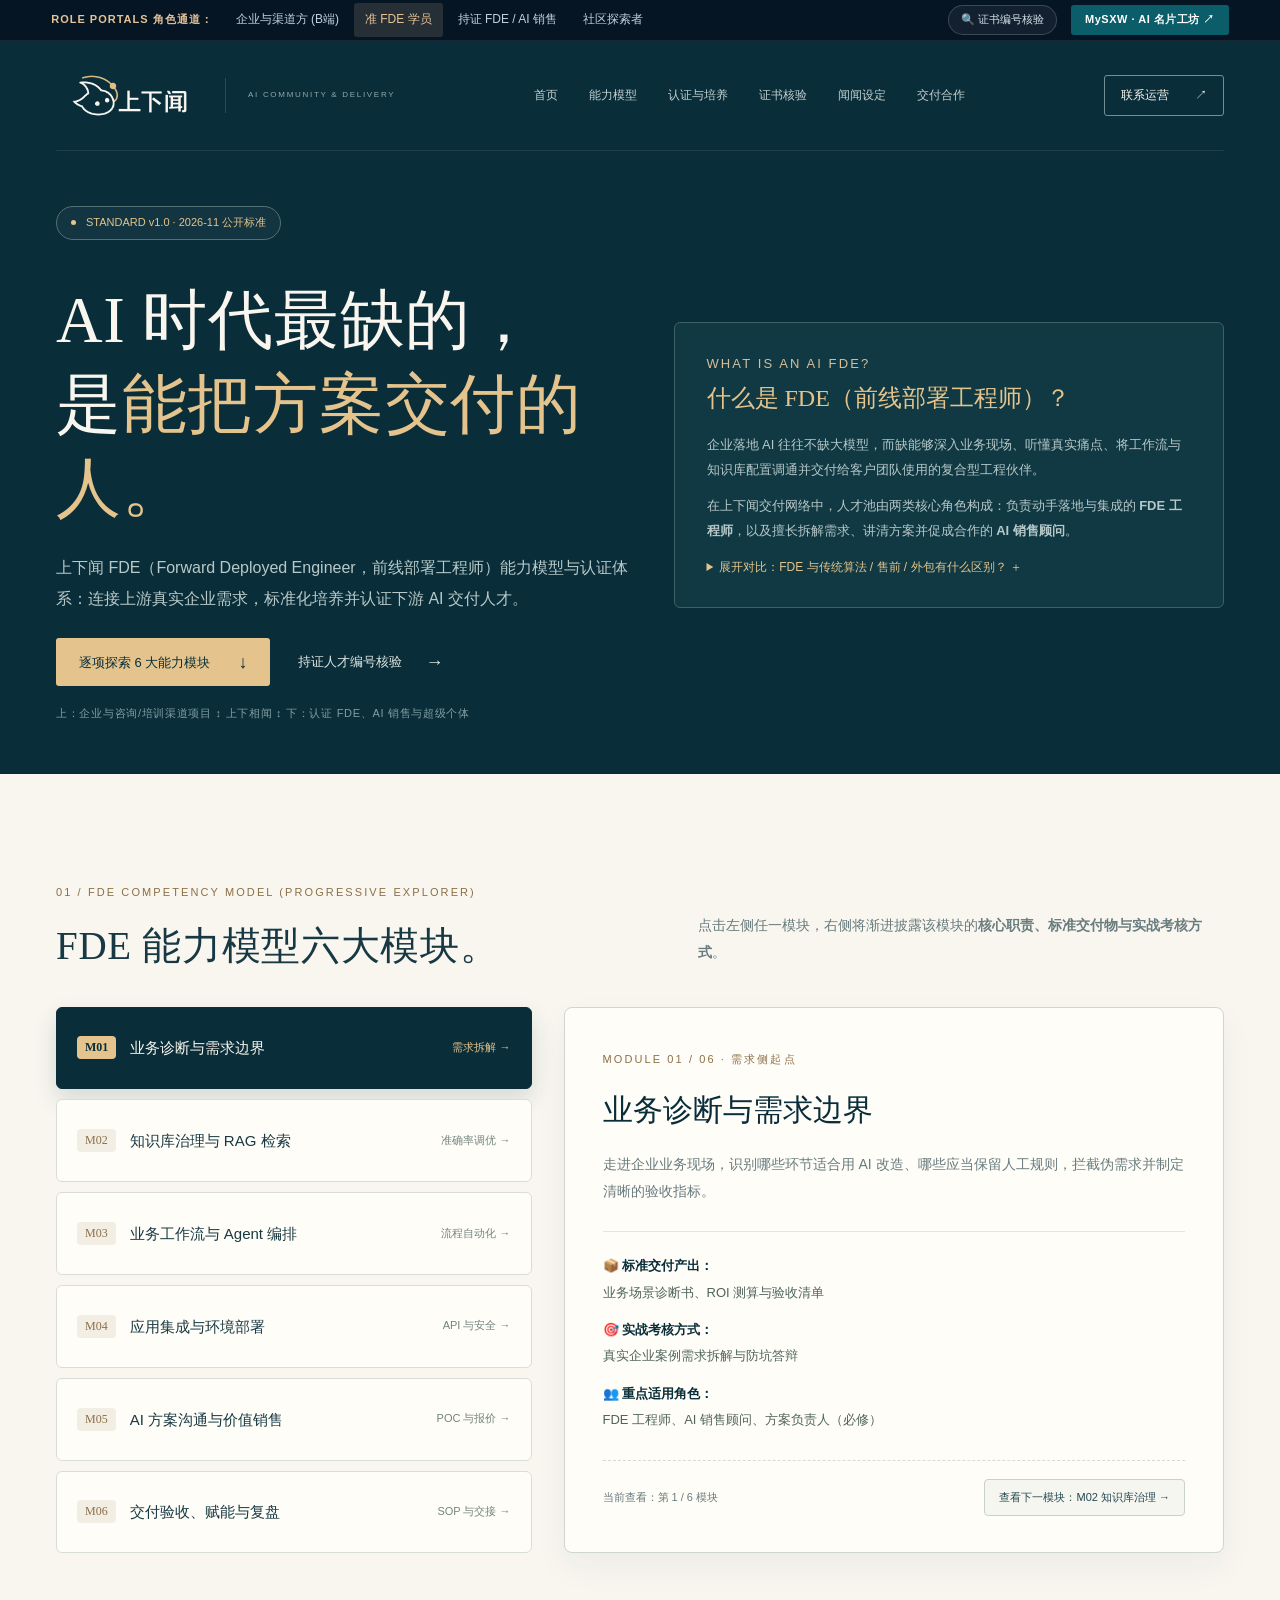
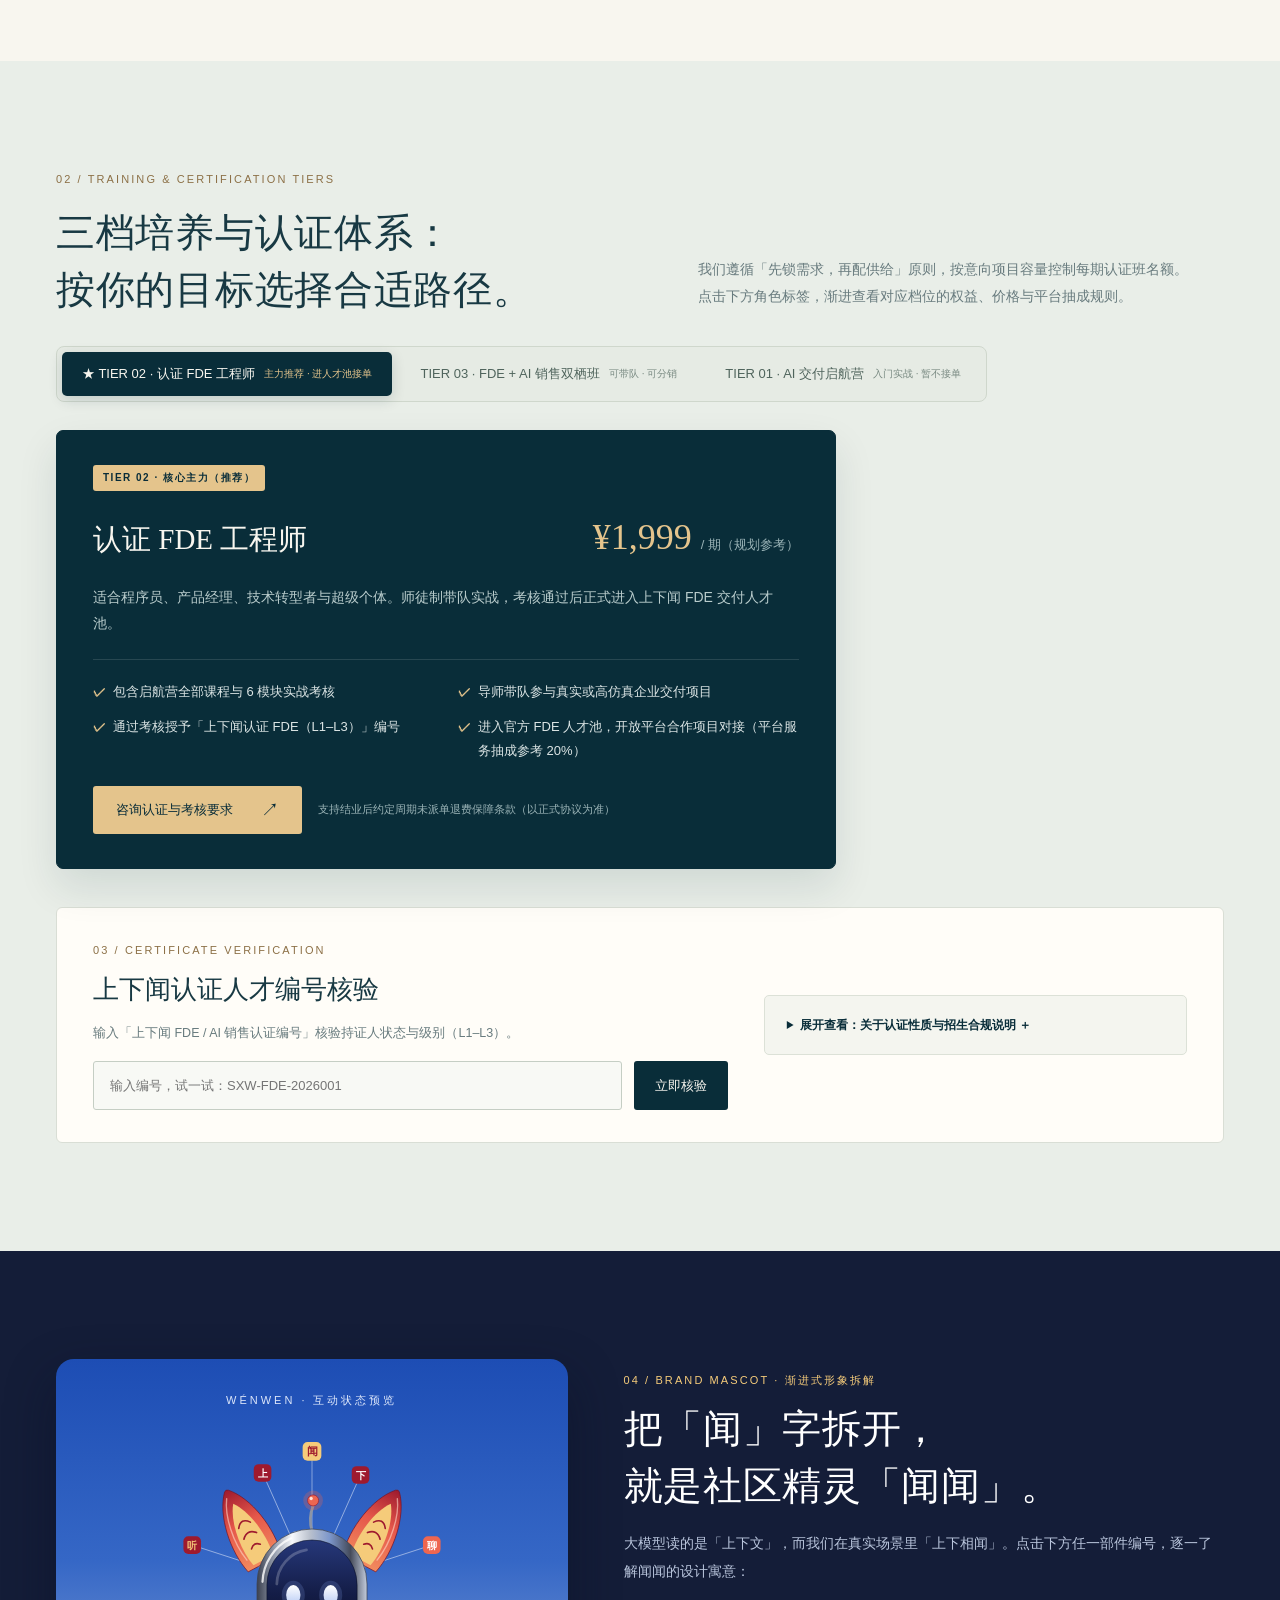
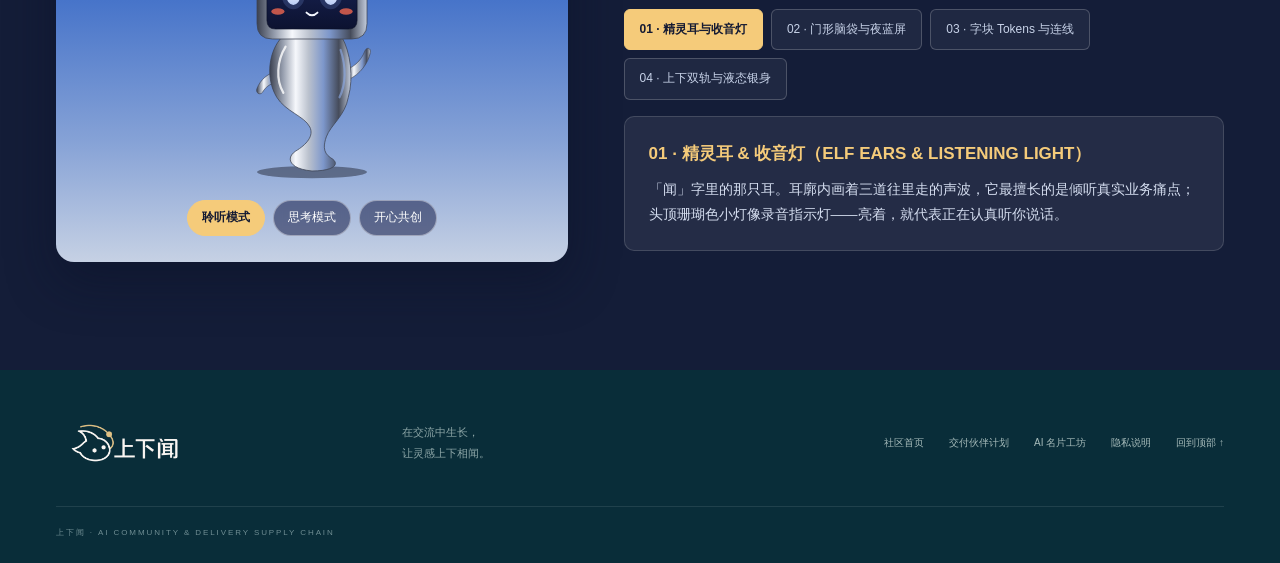
<file: fde/index.html>
<!doctype html>
<html lang="zh-CN">
<head>
  <meta charset="utf-8">
  <meta name="viewport" content="width=device-width,initial-scale=1">
  <meta name="theme-color" content="#092d39">
  <meta name="description" content="上下闻 FDE（前线部署工程师）能力模型 v1.0、6 大考核模块、三级认证体系、证书核验与品牌精灵闻闻设定。">
  <title>FDE 能力模型与认证体系 · 上下闻</title>
  <link rel="icon" href="../assets/shangxiawen-logo.png" type="image/png">
  <link rel="stylesheet" href="../home.css">
  <link rel="stylesheet" href="../progressive.css">
  <link rel="stylesheet" href="../hkmu-portal.css">
  <style>
    .fde-hero-badge { display: inline-flex; align-items: center; gap: 10px; padding: 6px 14px; border: 1px solid #527176; border-radius: 30px; font-size: 11px; color: var(--gold); background: #ffffff0a; margin-bottom: 16px; }
    .definition-box { background: #103943; border: 1px solid #3f6068; border-radius: 6px; padding: 28px 32px; color: #e8ece8; }
    .definition-box h3 { font-family: var(--serif); font-size: 24px; color: var(--gold); margin-bottom: 12px; }
    .definition-box p { font-size: 13px; color: #b7c8c9; line-height: 1.95; }
    .definition-compare { display: grid; grid-template-columns: repeat(3, 1fr); gap: 14px; margin-top: 16px; padding-top: 16px; border-top: 1px solid #ffffff1a; }
    .definition-compare div strong { display: block; font-size: 12px; color: #f4f2e8; margin-bottom: 4px; }
    .definition-compare div span { font-size: 11px; color: #95aeb0; line-height: 1.6; display: block; }

    .tiers-section { background: var(--sage); }
    .tier-single-stage { max-width: 780px; }
    .tier-card { background: #fcfbf7; border: 1px solid #cfd6cc; border-radius: 7px; padding: 34px 36px; display: flex; flex-direction: column; position: relative; }
    .tier-card.featured { background: var(--sea); color: var(--paper); border-color: var(--sea); box-shadow: 0 18px 40px #092d391c; }
    .tier-badge { display: inline-block; align-self: flex-start; font-size: 10px; letter-spacing: 1.5px; padding: 4px 10px; border-radius: 3px; background: #e5ebe2; color: #476056; margin-bottom: 14px; }
    .tier-card.featured .tier-badge { background: var(--gold); color: var(--sea); font-weight: 600; }
    .tier-header-row { display: flex; justify-content: space-between; align-items: baseline; flex-wrap: wrap; gap: 16px; }
    .tier-card h3 { font-family: var(--serif); font-size: 29px; margin: 0; }
    .tier-price { font-family: Georgia, serif; font-size: 36px; color: var(--brass); }
    .tier-card.featured .tier-price { color: var(--gold); }
    .tier-price small { font-size: 13px; font-family: sans-serif; color: var(--muted); font-weight: 400; }
    .tier-card.featured .tier-price small { color: #9ab3b6; }
    .tier-desc { font-size: 14px; line-height: 1.9; color: var(--muted); margin: 14px 0 22px; }
    .tier-card.featured .tier-desc { color: #b9cccc; }
    .tier-list { list-style: none; padding: 0; margin: 0 0 24px; display: grid; grid-template-columns: 1fr 1fr; gap: 12px 24px; font-size: 13px; border-top: 1px solid #dfe4dc; padding-top: 20px; }
    .tier-card.featured .tier-list { border-color: #ffffff1f; color: #dce5e5; }
    .tier-list li { position: relative; padding-left: 20px; }
    .tier-list li::before { content: "✓"; position: absolute; left: 0; color: var(--brass); font-weight: bold; }
    .tier-card.featured .tier-list li::before { color: var(--gold); }

    .verify-box { background: #fffdf8; border: 1px solid var(--line); border-radius: 6px; padding: 32px 36px; margin-top: 38px; display: grid; grid-template-columns: 1.2fr 0.8fr; gap: 36px; align-items: center; }
    .verify-form { display: flex; gap: 12px; margin-top: 16px; }
    .verify-form input { flex: 1; padding: 12px 16px; border: 1px solid #c5cec4; border-radius: 3px; background: #f8f9f5; font-size: 13px; color: var(--ink); }
    .verify-result { margin-top: 16px; padding: 16px 20px; border-radius: 4px; background: #eef2ec; font-size: 12px; line-height: 1.85; color: #365249; }

    .wenwen-section { background: #141d38; color: #f3f5f9; overflow: hidden; }
    .wenwen-grid { display: grid; grid-template-columns: .92fr 1.08fr; gap: 56px; align-items: center; }
    .wenwen-stage { border-radius: 18px; padding: 32px 24px 26px; background: linear-gradient(180deg, #1D4DB4 0%, #3567C6 40%, #86A2D6 76%, #C6D1E4 100%); position: relative; text-align: center; box-shadow: 0 20px 50px rgba(8, 15, 38, 0.45); }
    .wenwen-stage svg { width: 100%; max-width: 330px; height: auto; margin: 0 auto; display: block; }
    .mood-switcher { display: flex; justify-content: center; gap: 8px; margin-top: 18px; flex-wrap: wrap; }
    .mood-switcher button { border: 1px solid rgba(255,255,255,0.4); background: rgba(20, 29, 71, 0.55); color: #fff; padding: 6px 14px; border-radius: 20px; font-size: 12px; backdrop-filter: blur(4px); transition: .2s; }
    .mood-switcher button.active { background: #F5CB7A; color: #141A33; border-color: #F5CB7A; font-weight: 600; }

    .anatomy-tabs { display: flex; flex-wrap: wrap; gap: 8px; margin-top: 24px; }
    .anatomy-tab { border: 1px solid rgba(255,255,255,0.2); background: rgba(255,255,255,0.05); color: #c7d2e8; padding: 9px 15px; border-radius: 6px; font-size: 12px; transition: .18s; }
    .anatomy-tab[aria-selected="true"] { background: #F5CB7A; color: #141A33; border-color: #F5CB7A; font-weight: 600; }
    .anatomy-detail-card { margin-top: 16px; background: rgba(255,255,255,0.07); border: 1px solid rgba(255,255,255,0.14); border-radius: 10px; padding: 22px 24px; }
    .anatomy-detail-card strong { display: block; font-size: 17px; color: #F5CB7A; margin-bottom: 8px; }
    .anatomy-detail-card p { font-size: 13.5px; color: #d5def0; line-height: 1.85; }

    @media (max-width: 960px) {
      .verify-box, .wenwen-grid, .definition-compare, .tier-list { grid-template-columns: 1fr; }
    }
  </style>
</head>
<body>
<a class="skip-link" href="#main">跳到主要内容</a>
<div class="hkmu-utility-bar" role="navigation" aria-label="受众角色快速通道">
  <div class="hkmu-utility-inner">
    <div class="hkmu-audience-links">
      <span class="hkmu-audience-label">ROLE PORTALS 角色通道：</span>
      <a href="../partners.html">企业与渠道方 (B端)</a>
      <a href="#programs" aria-current="true">准 FDE 学员</a>
      <a href="#verify">持证 FDE / AI 销售</a>
      <a href="./index.html#gathering">社区探索者</a>
    </div>
    <div class="hkmu-utility-right">
      <a href="#verify" class="hkmu-quick-search-btn"><span>🔍 证书编号核验</span></a>
      <a href="./index.html#card-studio" class="hkmu-portal-pill"><span>MySXW · AI 名片工坊 ↗</span></a>
    </div>
  </div>
</div>
<header class="header-shell" id="top">
  <div class="header wrap">
    <a class="brand" href="./index.html" aria-label="上下闻首页"><img src="../assets/shangxiawen-logo.png" width="1947" height="808" alt="上下闻"><span>AI COMMUNITY &amp; DELIVERY</span></a>
    <nav aria-label="主导航">
      <a href="./index.html">首页</a>
      <a href="#fde-model">能力模型</a>
      <a href="#programs">认证与培养</a>
      <a href="#verify">证书核验</a>
      <a href="#wenwen-ip">闻闻设定</a>
      <a href="../partners.html">交付合作</a>
    </nav>
    <a class="nav-contact" href="../partners.html#contact">联系运营 <span aria-hidden="true">↗</span></a>
  </div>
</header>

<main id="main">
  <div class="hero-wrap">
    <section class="hero wrap" aria-labelledby="fde-hero-heading">
      <div class="hero-copy">
        <div class="fde-hero-badge"><span class="small-dot" style="margin:0"></span> STANDARD v1.0 · 2026-11 公开标准</div>
        <h1 id="fde-hero-heading">AI 时代最缺的，<br>是<span>能把方案交付的人。</span></h1>
        <p class="hero-lead">上下闻 FDE（Forward Deployed Engineer，前线部署工程师）能力模型与认证体系：连接上游真实企业需求，标准化培养并认证下游 AI 交付人才。</p>
        <div class="actions">
          <a class="button gold" href="#fde-model">逐项探索 6 大能力模块 <span aria-hidden="true">↓</span></a>
          <a class="quiet-link" href="#verify">持证人才编号核验 <span aria-hidden="true">→</span></a>
        </div>
        <p class="hero-note">上：企业与咨询/培训渠道项目 ↕ 上下相闻 ↕ 下：认证 FDE、AI 销售与超级个体</p>
      </div>
      <div class="definition-box">
        <p class="eyebrow" style="color:#d8bd99">WHAT IS AN AI FDE?</p>
        <h3>什么是 FDE（前线部署工程师）？</h3>
        <p>企业落地 AI 往往不缺大模型，而缺能够深入业务现场、听懂真实痛点、将工作流与知识库配置调通并交付给客户团队使用的复合型工程伙伴。</p>
        <p style="margin-top:10px">在上下闻交付网络中，人才池由两类核心角色构成：负责动手落地与集成的 <strong>FDE 工程师</strong>，以及擅长拆解需求、讲清方案并促成合作的 <strong>AI 销售顾问</strong>。</p>
        <!-- 渐进式披露：岗位对比默认折叠 -->
        <details style="margin-top:14px">
          <summary style="cursor:pointer;font-size:12px;color:var(--gold)">展开对比：FDE 与传统算法 / 售前 / 外包有什么区别？ ＋</summary>
          <div class="definition-compare">
            <div>
              <strong>对比传统算法工程师</strong>
              <span>不局限于底层模型训练，专注业务场景应用、RAG 调优与最后十米交付。</span>
            </div>
            <div>
              <strong>对比传统售前顾问</strong>
              <span>不止于 PPT 方案演示，能现场搭建可验证的 POC 原型与自动化工作流。</span>
            </div>
            <div>
              <strong>对比普通软件外包</strong>
              <span>懂 AI 边界与 Prompt/Agent 范式，兼顾效果评估、异常接管与客户团队赋能。</span>
            </div>
          </div>
        </details>
      </div>
    </section>
  </div>

  <!-- 01. 渐进式主从浏览：FDE 能力模型 6 大模块（左侧选模块，右侧展示对应的考核详情） -->
  <section class="section wrap" id="fde-model" aria-labelledby="model-heading">
    <div class="section-head" style="margin-bottom:24px">
      <div>
        <p class="eyebrow muted">01 / FDE COMPETENCY MODEL (PROGRESSIVE EXPLORER)</p>
        <h2 id="model-heading">FDE 能力模型六大模块。</h2>
      </div>
      <p class="section-intro">点击左侧任一模块，右侧将渐进披露该模块的<strong>核心职责、标准交付物与实战考核方式</strong>。</p>
    </div>

    <div class="pd-master-detail">
      <div class="pd-module-list" role="tablist" aria-label="FDE 六大能力模块">
        <button type="button" class="pd-module-tab" role="tab" aria-selected="true" data-mod-idx="0">
          <div class="left"><span class="num">M01</span><strong>业务诊断与需求边界</strong></div>
          <span class="tag">需求拆解 →</span>
        </button>
        <button type="button" class="pd-module-tab" role="tab" aria-selected="false" data-mod-idx="1">
          <div class="left"><span class="num">M02</span><strong>知识库治理与 RAG 检索</strong></div>
          <span class="tag">准确率调优 →</span>
        </button>
        <button type="button" class="pd-module-tab" role="tab" aria-selected="false" data-mod-idx="2">
          <div class="left"><span class="num">M03</span><strong>业务工作流与 Agent 编排</strong></div>
          <span class="tag">流程自动化 →</span>
        </button>
        <button type="button" class="pd-module-tab" role="tab" aria-selected="false" data-mod-idx="3">
          <div class="left"><span class="num">M04</span><strong>应用集成与环境部署</strong></div>
          <span class="tag">API 与安全 →</span>
        </button>
        <button type="button" class="pd-module-tab" role="tab" aria-selected="false" data-mod-idx="4">
          <div class="left"><span class="num">M05</span><strong>AI 方案沟通与价值销售</strong></div>
          <span class="tag">POC 与报价 →</span>
        </button>
        <button type="button" class="pd-module-tab" role="tab" aria-selected="false" data-mod-idx="5">
          <div class="left"><span class="num">M06</span><strong>交付验收、赋能与复盘</strong></div>
          <span class="tag">SOP 与交接 →</span>
        </button>
      </div>

      <div class="pd-module-detail-stage pd-view-panel" id="mod-detail-stage" role="tabpanel" aria-live="polite">
        <div>
          <span class="eyebrow muted" id="mod-code">MODULE 01 / 06 · 需求侧起点</span>
          <h3 id="mod-title" style="font-family:var(--serif);font-size:30px;margin:12px 0 14px;color:var(--sea)">业务诊断与需求边界</h3>
          <p id="mod-desc" style="font-size:14px;color:var(--muted);line-height:1.95">走进企业业务现场，识别哪些环节适合用 AI 改造、哪些应当保留人工规则，拦截伪需求并制定清晰的验收指标。</p>
          <div style="margin-top:26px;padding-top:22px;border-top:1px solid #e2e6de;display:grid;gap:14px;font-size:13px">
            <div><strong style="color:var(--sea);display:block;margin-bottom:3px">📦 标准交付产出：</strong><span id="mod-output" style="color:#4f645c">业务场景诊断书、ROI 测算与验收清单</span></div>
            <div><strong style="color:var(--sea);display:block;margin-bottom:3px">🎯 实战考核方式：</strong><span id="mod-exam" style="color:#4f645c">真实企业案例需求拆解与防坑答辩</span></div>
            <div><strong style="color:var(--sea);display:block;margin-bottom:3px">👥 重点适用角色：</strong><span id="mod-role" style="color:#4f645c">FDE 工程师、AI 销售顾问、方案负责人（必修）</span></div>
          </div>
        </div>
        <div style="margin-top:28px;padding-top:18px;border-top:1px dashed #d5dcd2;display:flex;justify-content:space-between;align-items:center">
          <span style="font-size:11px;color:var(--muted)" id="mod-progress">当前查看：第 1 / 6 模块</span>
          <button type="button" class="pd-reveal-trigger" id="mod-next-btn" style="margin:0">查看下一模块：M02 知识库治理 →</button>
        </div>
      </div>
    </div>
  </section>

  <!-- 02. 渐进式档位切换：三档培养与认证体系（默认聚焦推荐档位，点击胶囊切换） -->
  <section class="section tiers-section" id="programs" aria-labelledby="tiers-heading">
    <div class="wrap">
      <div class="section-head" style="margin-bottom:28px">
        <div>
          <p class="eyebrow muted">02 / TRAINING &amp; CERTIFICATION TIERS</p>
          <h2 id="tiers-heading">三档培养与认证体系：<br>按你的目标选择合适路径。</h2>
        </div>
        <p class="section-intro">我们遵循「先锁需求，再配供给」原则，按意向项目容量控制每期认证班名额。<br>点击下方角色标签，渐进查看对应档位的权益、价格与平台抽成规则。</p>
      </div>

      <div class="pd-pill-bar" role="tablist" aria-label="选择培养与认证档位">
        <button type="button" class="pd-pill-btn" role="tab" aria-selected="true" data-tier-tab="tier2">
          <span>★ TIER 02 · 认证 FDE 工程师</span>
          <small>主力推荐 · 进人才池接单</small>
        </button>
        <button type="button" class="pd-pill-btn" role="tab" aria-selected="false" data-tier-tab="tier3">
          <span>TIER 03 · FDE + AI 销售双栖班</span>
          <small>可带队 · 可分销</small>
        </button>
        <button type="button" class="pd-pill-btn" role="tab" aria-selected="false" data-tier-tab="tier1">
          <span>TIER 01 · AI 交付启航营</span>
          <small>入门实战 · 暂不接单</small>
        </button>
      </div>

      <div class="tier-single-stage">
        <article class="tier-card featured pd-view-panel" data-tier-panel="tier2">
          <span class="tier-badge">TIER 02 · 核心主力（推荐）</span>
          <div class="tier-header-row">
            <h3>认证 FDE 工程师</h3>
            <div class="tier-price">¥1,999 <small>/ 期（规划参考）</small></div>
          </div>
          <p class="tier-desc">适合程序员、产品经理、技术转型者与超级个体。师徒制带队实战，考核通过后正式进入上下闻 FDE 交付人才池。</p>
          <ul class="tier-list">
            <li>包含启航营全部课程与 6 模块实战考核</li>
            <li>导师带队参与真实或高仿真企业交付项目</li>
            <li>通过考核授予「上下闻认证 FDE（L1–L3）」编号</li>
            <li>进入官方 FDE 人才池，开放平台合作项目对接（平台服务抽成参考 20%）</li>
          </ul>
          <div style="display:flex;gap:16px;align-items:center;flex-wrap:wrap">
            <a class="button gold" href="../partners.html#contact" style="width:auto">咨询认证与考核要求 <span>↗</span></a>
            <span style="font-size:11px;color:#9ab3b6">支持结业后约定周期未派单退费保障条款（以正式协议为准）</span>
          </div>
        </article>

        <article class="tier-card pd-view-panel" data-tier-panel="tier3" hidden>
          <span class="tier-badge">TIER 03 · 复合伙伴</span>
          <div class="tier-header-row">
            <h3>FDE + AI 销售双栖班</h3>
            <div class="tier-price">¥2,999 <small>/ 期（规划参考）</small></div>
          </div>
          <p class="tier-desc">适合咨询顾问、ToB 销售、运营主理人及 OPC 团队负责人。既懂技术交付边界，又能独立谈单与带队交付。</p>
          <ul class="tier-list">
            <li>涵盖 FDE 交付能力 + AI 销售谈单与陪跑方法论</li>
            <li>进入 FDE 人才池 + AI 销售池双重对接网络</li>
            <li>具备带人交付与渠道业务分销资格（平台服务抽成参考 15%）</li>
            <li>优秀者可申请成为上下闻城市合伙人</li>
          </ul>
          <div>
            <a class="button dark" href="../partners.html#contact" style="width:auto">了解双栖伙伴与城市合作 <span>↗</span></a>
          </div>
        </article>

        <article class="tier-card pd-view-panel" data-tier-panel="tier1" hidden>
          <span class="tier-badge">TIER 01 · 入门实战</span>
          <div class="tier-header-row">
            <h3>AI 交付启航营</h3>
            <div class="tier-price">¥999 <small>/ 期（规划参考）</small></div>
          </div>
          <p class="tier-desc">适合希望掌握 FDE 六大模块基础方法、跑通从需求诊断到工作流搭建全流程的学习者与转型探索者。</p>
          <ul class="tier-list">
            <li>FDE 能力模型 6 大模块核心方法精讲</li>
            <li>真实企业脱敏场景沙盘演练</li>
            <li>上下闻校友社群与线下城市沙龙优先席位</li>
            <li>结业颁发启航营完课证明（暂不进入派单池）</li>
          </ul>
          <div>
            <a class="button dark" href="../partners.html#contact" style="width:auto">预约启航营名单 <span>↗</span></a>
          </div>
        </article>
      </div>

      <div class="verify-box" id="verify" aria-labelledby="verify-heading">
        <div>
          <p class="eyebrow muted">03 / CERTIFICATE VERIFICATION</p>
          <h3 id="verify-heading" style="font-family:var(--serif);font-size:26px;margin:6px 0 8px">上下闻认证人才编号核验</h3>
          <p style="font-size:12.5px;color:var(--muted);line-height:1.85">输入「上下闻 FDE / AI 销售认证编号」核验持证人状态与级别（L1–L3）。</p>
          <form class="verify-form" id="verify-form">
            <input type="text" id="cert-input" placeholder="输入编号，试一试：SXW-FDE-2026001" aria-label="证书编号">
            <button type="submit" class="button dark" style="padding:12px 20px;min-height:0">立即核验</button>
          </form>
          <div class="verify-result" id="verify-result" hidden></div>
        </div>
        <div>
          <details style="background:#f4f5ef;padding:18px 22px;border-radius:5px;border:1px solid #dce1d7;font-size:12px;line-height:1.85;color:#556860">
            <summary style="cursor:pointer;color:var(--sea);font-weight:600">展开查看：关于认证性质与招生合规说明 ＋</summary>
            <div style="margin-top:10px">
              <p>1.「上下闻 FDE 认证」系上下闻平台基于企业实战需求制定的自有能力评估标准，非国家职业资格认证。</p>
              <p style="margin-top:6px">2. 首批认证班严格遵循「先锁需求，再造供给」原则，待 B 端渠道合作签约达标后定向开启招生，具体开班排期与退费条款以正式协议为准。</p>
            </div>
          </details>
        </div>
      </div>
    </div>
  </section>

  <!-- 04. 闻闻 SVG 互动与渐进式部件拆解 -->
  <section class="section wenwen-section" id="wenwen-ip" aria-labelledby="wenwen-heading">
    <svg width="0" height="0" style="position:absolute;width:0;height:0;overflow:hidden" aria-hidden="true" focusable="false">
      <defs>
        <linearGradient id="wwChrome" x1="0" y1="0" x2="1" y2="0">
          <stop offset="0" stop-color="#3B4150"></stop>
          <stop offset="0.16" stop-color="#959DAD"></stop>
          <stop offset="0.32" stop-color="#F6F8FC"></stop>
          <stop offset="0.48" stop-color="#BAC1CD"></stop>
          <stop offset="0.66" stop-color="#7D97CB"></stop>
          <stop offset="0.85" stop-color="#454B5A"></stop>
          <stop offset="1" stop-color="#C3CCDC"></stop>
        </linearGradient>
        <linearGradient id="wwPanel" x1="0" y1="0" x2="0" y2="1">
          <stop offset="0" stop-color="#26387A"></stop>
          <stop offset="0.6" stop-color="#141D47"></stop>
          <stop offset="1" stop-color="#0C1230"></stop>
        </linearGradient>
        <linearGradient id="wwEarFill" x1="0" y1="1" x2="0" y2="0">
          <stop offset="0" stop-color="#F28A5E"></stop>
          <stop offset="0.55" stop-color="#E5574A"></stop>
          <stop offset="1" stop-color="#9E1A2E"></stop>
        </linearGradient>
        <linearGradient id="wwEyeFill" x1="0" y1="0" x2="0" y2="1">
          <stop offset="0" stop-color="#FFFFFF"></stop>
          <stop offset="1" stop-color="#B9CCF5"></stop>
        </linearGradient>
        <g id="wwEar">
          <path d="M -34 0 C -46 -48 -34 -116 -4 -148 Q 0 -152 4 -148 C 34 -116 46 -48 34 0 Z" fill="url(#wwEarFill)" stroke="#7A1424" stroke-width="1.2"></path>
          <path d="M -20 -6 C -28 -44 -20 -96 0 -122 C 20 -96 28 -44 20 -6 Z" fill="#F5CB7A"></path>
          <g fill="none" stroke="#9E1A2E" stroke-width="3" stroke-linecap="round">
            <path d="M -9 -34 Q 0 -44 9 -34"></path>
            <path d="M -13 -56 Q 0 -70 13 -56"></path>
            <path d="M -12 -78 Q 0 -94 12 -78"></path>
          </g>
          <path d="M -26 -20 C -34 -60 -24 -110 -6 -136" fill="none" stroke="#FFD9C9" stroke-width="2.5" stroke-linecap="round" opacity="0.6"></path>
        </g>
        <g id="wwAntenna">
          <path d="M 300 204 Q 293 180 302 158" fill="none" stroke="#8D95A6" stroke-width="5" stroke-linecap="round"></path>
          <circle cx="302" cy="148" r="18" fill="#EE6650" opacity="0.28"></circle>
          <circle cx="302" cy="148" r="10" fill="#EE6650" stroke="#9E1A2E" stroke-width="1.2"></circle>
          <circle cx="298.5" cy="144.5" r="3" fill="#FFE1D6"></circle>
        </g>
        <g id="wwDoor">
          <path d="M 200 300 A 100 100 0 0 1 400 300 L 400 372 Q 400 400 372 400 L 228 400 Q 200 400 200 372 Z" fill="url(#wwChrome)" stroke="#3F4655" stroke-width="1.4"></path>
          <path d="M 210 296 A 91 91 0 0 1 262 217" fill="none" stroke="#FFFFFF" stroke-width="4" stroke-linecap="round" opacity="0.8"></path>
          <path d="M 218 302 A 82 82 0 0 1 382 302 L 382 366 Q 382 382 366 382 L 234 382 Q 218 382 218 366 Z" fill="url(#wwPanel)" stroke="#0A0F24" stroke-width="1"></path>
          <path d="M 236 300 A 64 64 0 0 1 290 238" fill="none" stroke="#FFFFFF" stroke-width="5" stroke-linecap="round" opacity="0.22"></path>
        </g>
        <g id="wwEyes">
          <ellipse cx="266" cy="320" rx="21" ry="26" fill="#8FB0FF" opacity="0.18"></ellipse>
          <ellipse cx="334" cy="320" rx="21" ry="26" fill="#8FB0FF" opacity="0.18"></ellipse>
          <ellipse cx="266" cy="320" rx="13" ry="18" fill="url(#wwEyeFill)"></ellipse>
          <ellipse cx="334" cy="320" rx="13" ry="18" fill="url(#wwEyeFill)"></ellipse>
        </g>
        <g id="wwBlush" fill="#EE6650" opacity="0.8">
          <ellipse cx="238" cy="350" rx="12" ry="6"></ellipse>
          <ellipse cx="362" cy="350" rx="12" ry="6"></ellipse>
        </g>
        <g id="wwBody">
          <path d="M 238 458 C 220 462 206 474 200 490 C 197 498 205 503 210 497 C 216 486 226 480 240 478 Z" fill="url(#wwChrome)" stroke="#3F4655" stroke-width="1.2"></path>
          <path d="M 362 456 C 378 450 390 438 396 422 C 399 414 408 416 406 425 C 402 444 388 464 366 474 Z" fill="url(#wwChrome)" stroke="#3F4655" stroke-width="1.2"></path>
          <path d="M 246 396 C 222 420 214 470 236 506 C 252 532 286 540 296 560 C 304 576 290 592 270 604 C 252 616 258 636 300 640 C 342 640 352 626 334 616 C 318 606 322 590 326 578 C 334 556 360 540 366 506 C 376 470 370 424 354 396 Z" fill="url(#wwChrome)" stroke="#3F4655" stroke-width="1.4"></path>
          <path d="M 252 414 C 236 440 234 474 248 498" fill="none" stroke="#FFFFFF" stroke-width="4" stroke-linecap="round" opacity="0.8"></path>
          <path d="M 352 420 C 362 450 362 482 350 506" fill="none" stroke="#8EAEEB" stroke-width="4" stroke-linecap="round" opacity="0.6"></path>
        </g>
        <g id="wwBurst" fill="none" stroke="#E3EAF8" stroke-width="1.4" stroke-opacity="0.65" stroke-linecap="round">
          <g transform="rotate(0 300 300)"><path d="M300 300 L300 76"></path><g transform="translate(300 59)"><rect x="-17" y="-17" width="34" height="34" rx="9" fill="#F5CB7A" stroke="none"></rect><text x="0" y="7" text-anchor="middle" font-family="serif" font-weight="900" font-size="20" fill="#9E1A2E" stroke="none">闻</text></g></g>
          <g transform="rotate(-24 300 300)"><path d="M300 300 L300 96"></path><g transform="translate(300 79) rotate(24)"><rect x="-16" y="-16" width="32" height="32" rx="9" fill="#9E1A2E" stroke="none"></rect><text x="0" y="6.5" text-anchor="middle" font-family="serif" font-weight="900" font-size="19" fill="#FFFFFF" stroke="none">上</text></g></g>
          <g transform="rotate(24 300 300)"><path d="M300 300 L300 100"></path><g transform="translate(300 83) rotate(-24)"><rect x="-16" y="-16" width="32" height="32" rx="9" fill="#9E1A2E" stroke="none"></rect><text x="0" y="6.5" text-anchor="middle" font-family="serif" font-weight="900" font-size="19" fill="#FFFFFF" stroke="none">下</text></g></g>
          <g transform="rotate(-72 300 300)"><path d="M300 300 L300 88"></path><g transform="translate(300 71) rotate(72)"><rect x="-16" y="-16" width="32" height="32" rx="9" fill="#9E1A2E" stroke="none"></rect><text x="0" y="6.5" text-anchor="middle" font-family="serif" font-weight="900" font-size="19" fill="#F5CB7A" stroke="none">听</text></g></g>
          <g transform="rotate(72 300 300)"><path d="M300 300 L300 88"></path><g transform="translate(300 71) rotate(-72)"><rect x="-16" y="-16" width="32" height="32" rx="9" fill="#EE6650" stroke="none"></rect><text x="0" y="6.5" text-anchor="middle" font-family="serif" font-weight="900" font-size="19" fill="#FFFFFF" stroke="none">聊</text></g></g>
        </g>
      </defs>
    </svg>

    <div class="wrap wenwen-grid">
      <div class="wenwen-stage">
        <p style="font-size:11px;letter-spacing:3px;color:#DCE6FA;margin-bottom:8px">WÉNWEN · 互动状态预览</p>
        <svg id="ww-svg-listen" viewBox="0 0 600 660" role="img" aria-label="闻闻精灵：聆听状态">
          <ellipse cx="300" cy="642" rx="100" ry="11" fill="#05070E" opacity="0.4"></ellipse>
          <use href="#wwBody"></use>
          <use href="#wwBurst"></use>
          <use href="#wwEar" transform="translate(214 262) rotate(-28)"></use>
          <use href="#wwEar" transform="translate(386 262) rotate(28) scale(-1 1)"></use>
          <use href="#wwAntenna"></use>
          <use href="#wwDoor"></use>
          <use href="#wwEyes"></use>
          <use href="#wwBlush"></use>
          <path d="M 290 352 Q 300 362 310 352" fill="none" stroke="#F4F7FF" stroke-width="3.5" stroke-linecap="round"></path>
        </svg>
        <svg id="ww-svg-think" viewBox="0 0 600 660" role="img" aria-label="闻闻精灵：思考状态" hidden>
          <ellipse cx="300" cy="642" rx="100" ry="11" fill="#05070E" opacity="0.4"></ellipse>
          <use href="#wwBody"></use>
          <use href="#wwBurst"></use>
          <use href="#wwEar" transform="translate(214 262) rotate(-16)"></use>
          <use href="#wwEar" transform="translate(386 266) rotate(46) scale(-1 1)"></use>
          <use href="#wwAntenna"></use>
          <use href="#wwDoor"></use>
          <ellipse cx="272" cy="312" rx="12" ry="16" fill="url(#wwEyeFill)"></ellipse>
          <ellipse cx="340" cy="312" rx="12" ry="16" fill="url(#wwEyeFill)"></ellipse>
          <use href="#wwBlush"></use>
          <circle cx="306" cy="355" r="5.5" fill="none" stroke="#F4F7FF" stroke-width="3"></circle>
          <circle cx="300" cy="290" r="128" fill="none" stroke="#FFFFFF" stroke-width="3" stroke-dasharray="3 13" stroke-linecap="round" opacity="0.85"></circle>
        </svg>
        <svg id="ww-svg-happy" viewBox="0 0 600 660" role="img" aria-label="闻闻精灵：开心状态" hidden>
          <ellipse cx="300" cy="642" rx="100" ry="11" fill="#05070E" opacity="0.4"></ellipse>
          <use href="#wwBody"></use>
          <use href="#wwBurst"></use>
          <use href="#wwEar" transform="translate(216 258) rotate(-18)"></use>
          <use href="#wwEar" transform="translate(384 258) rotate(18) scale(-1 1)"></use>
          <use href="#wwAntenna"></use>
          <use href="#wwDoor"></use>
          <path d="M 250 326 Q 266 302 282 326 M 318 326 Q 334 302 350 326" fill="none" stroke="#F4F7FF" stroke-width="6" stroke-linecap="round"></path>
          <use href="#wwBlush"></use>
          <path d="M 284 342 Q 300 372 316 342 Z" fill="#F4F7FF" stroke="#F4F7FF" stroke-width="2" stroke-linejoin="round"></path>
        </svg>
        <div class="mood-switcher" role="group" aria-label="切换闻闻表情">
          <button type="button" class="active" data-mood="listen">聆听模式</button>
          <button type="button" data-mood="think">思考模式</button>
          <button type="button" data-mood="happy">开心共创</button>
        </div>
      </div>

      <div>
        <p class="eyebrow" style="color:#F5CB7A">04 / BRAND MASCOT · 渐进式形象拆解</p>
        <h2 id="wenwen-heading" style="color:#fff;margin-top:10px">把「闻」字拆开，<br>就是社区精灵「闻闻」。</h2>
        <p style="font-size:14px;color:#b9c5dc;line-height:1.95;margin-top:16px">
          大模型读的是「上下文」，而我们在真实场景里「上下相闻」。点击下方任一部件编号，逐一了解闻闻的设计寓意：
        </p>

        <div class="anatomy-tabs" role="tablist" aria-label="闻闻部位拆解">
          <button type="button" class="anatomy-tab" role="tab" aria-selected="true" data-anat="0">01 · 精灵耳与收音灯</button>
          <button type="button" class="anatomy-tab" role="tab" aria-selected="false" data-anat="1">02 · 门形脑袋与夜蓝屏</button>
          <button type="button" class="anatomy-tab" role="tab" aria-selected="false" data-anat="2">03 · 字块 Tokens 与连线</button>
          <button type="button" class="anatomy-tab" role="tab" aria-selected="false" data-anat="3">04 · 上下双轨与液态银身</button>
        </div>
        <div class="anatomy-detail-card pd-view-panel" id="anatomy-detail">
          <strong id="anat-title">01 · 精灵耳 &amp; 收音灯（ELF EARS &amp; LISTENING LIGHT）</strong>
          <p id="anat-desc">「闻」字里的那只耳。耳廓内画着三道往里走的声波，它最擅长的是倾听真实业务痛点；头顶珊瑚色小灯像录音指示灯——亮着，就代表正在认真听你说话。</p>
        </div>
      </div>
    </div>
  </section>
</main>

<footer class="footer">
  <div class="wrap footer-inner">
    <a class="brand" href="./index.html" aria-label="返回上下闻首页"><img src="../assets/shangxiawen-logo.png" width="1947" height="808" alt="上下闻"></a>
    <p>在交流中生长，<br>让灵感上下相闻。</p>
    <nav aria-label="页尾导航">
      <a href="./index.html">社区首页</a>
      <a href="../partners.html">交付伙伴计划</a>
      <a href="./index.html#card-studio">AI 名片工坊</a>
      <a href="../privacy.html">隐私说明</a>
      <a href="#top">回到顶部 ↑</a>
    </nav>
    <span class="footer-sign">上下闻 · AI COMMUNITY &amp; DELIVERY SUPPLY CHAIN</span>
  </div>
</footer>

<script>
  // 1. FDE 6 大模块渐进式主从面板数据与交互
  const fdeModules = [
    {
      code: 'MODULE 01 / 06 · 需求侧起点',
      title: '业务诊断与需求边界',
      desc: '走进企业业务现场，识别哪些环节适合用 AI 改造、哪些应当保留人工规则，拦截伪需求并制定清晰的验收指标。',
      output: '业务场景诊断书、ROI 测算与验收清单',
      exam: '真实企业案例需求拆解与防坑答辩',
      role: 'FDE 工程师、AI 销售顾问、方案负责人（必修）',
      nextLabel: '查看下一模块：M02 知识库治理 →'
    },
    {
      code: 'MODULE 02 / 06 · 数据与知识层',
      title: '知识库治理与 RAG 检索',
      desc: '清洗企业非结构化文档（PDF、表格、手册），设计切片策略、元数据标签与检索增强管线，解决幻觉与答非所问。',
      output: '高准确率企业知识库、QA 测试集（≥50 题）',
      exam: '召回率与回答准确率盲测达标',
      role: 'FDE 工程师、知识工程实施伙伴',
      nextLabel: '查看下一模块：M03 业务工作流 →'
    },
    {
      code: 'MODULE 03 / 06 · 流程编排层',
      title: '业务工作流与 Agent 编排',
      desc: '使用主流编排工具（Dify / Coze / n8n / LangGraph 等）把多步业务动作串成稳定流程，设计人工复核与异常兜底节点。',
      output: '可稳定运行的自动化工作流与异常处理手册',
      exam: '给定边界条件下的压力测试与容错验收',
      role: 'FDE 工程师、独立开发者、工作流专家',
      nextLabel: '查看下一模块：M04 应用集成 →'
    },
    {
      code: 'MODULE 04 / 06 · 系统工程层',
      title: '应用集成与环境部署',
      desc: '将 AI 能力接入企微、飞书、钉钉或现有业务系统 API，处理私有化/云端环境配置、权限隔离与数据安全合规。',
      output: '端到端集成系统、接口文档与安全检查表',
      exam: '跨平台联调演示与权限安全审查',
      role: 'FDE 工程师、全栈开发与系统集成团队',
      nextLabel: '查看下一模块：M05 方案沟通 →'
    },
    {
      code: 'MODULE 05 / 06 · 商业转化层',
      title: 'AI 方案沟通与价值销售',
      desc: '面向企业决策者与业务负责人，用听得懂的业务语言讲清 AI 方案价值、边界与报价逻辑，现场演示 POC 打消顾虑。',
      output: 'POC 现场演示方案、立项建议书与报价单',
      exam: '模拟客户老板与业务主管现场高压问答',
      role: 'AI 销售顾问、FDE 双栖伙伴、咨询顾问',
      nextLabel: '查看下一模块：M06 交付验收 →'
    },
    {
      code: 'MODULE 06 / 06 · 闭环沉淀层',
      title: '交付验收、赋能与复盘',
      desc: '编写一线员工看得懂的操作 SOP，完成客户团队培训交接、二期需求挖掘，并将项目脱敏沉淀为可复用的行业模板。',
      output: '客户交接 SOP、培训课件与脱敏交付复盘报告',
      exam: '交付物完整性评审与客户满意度模拟验收',
      role: '全体认证 FDE 与项目交付负责人',
      nextLabel: '↺ 回到第 1 模块：M01 业务诊断'
    }
  ];

  let curModIdx = 0;
  const modTabs = document.querySelectorAll('[data-mod-idx]');
  function selectModule(idx) {
    curModIdx = (idx + fdeModules.length) % fdeModules.length;
    const item = fdeModules[curModIdx];
    modTabs.forEach((t, i) => t.setAttribute('aria-selected', String(i === curModIdx)));
    document.getElementById('mod-code').textContent = item.code;
    document.getElementById('mod-title').textContent = item.title;
    document.getElementById('mod-desc').textContent = item.desc;
    document.getElementById('mod-output').textContent = item.output;
    document.getElementById('mod-exam').textContent = item.exam;
    document.getElementById('mod-role').textContent = item.role;
    document.getElementById('mod-progress').textContent = `当前查看：第 ${curModIdx + 1} / 6 模块`;
    document.getElementById('mod-next-btn').textContent = item.nextLabel;
  }
  modTabs.forEach(btn => btn.addEventListener('click', () => selectModule(Number(btn.dataset.modIdx))));
  document.getElementById('mod-next-btn').addEventListener('click', () => selectModule(curModIdx + 1));

  // 2. 三档认证体系胶囊切换
  const tierTabs = document.querySelectorAll('[data-tier-tab]');
  const tierPanels = document.querySelectorAll('[data-tier-panel]');
  tierTabs.forEach(tab => {
    tab.addEventListener('click', () => {
      const target = tab.dataset.tierTab;
      tierTabs.forEach(t => t.setAttribute('aria-selected', String(t === tab)));
      tierPanels.forEach(p => { p.hidden = p.dataset.tierPanel !== target; });
    });
  });

  // 3. 证书核验演示逻辑
  const demoCerts = {
    'SXW-FDE-2026001': { name: '林*（示例持证人）', level: 'L2 · 独立交付 FDE', modules: 'M01–M06 全模块通过', status: '有效（有效期至 2027-11）', city: '深圳 / 远程' },
    'SXW-FDE-2026002': { name: '陈*（示例持证人）', level: 'L3 · 架构与带队 FDE + AI 销售', modules: 'M01–M06 全模块优秀', status: '有效（有效期至 2027-11）', city: '深圳 / 广州' }
  };
  document.getElementById('verify-form').addEventListener('submit', e => {
    e.preventDefault();
    const code = document.getElementById('cert-input').value.trim().toUpperCase();
    const box = document.getElementById('verify-result');
    box.hidden = false;
    if (!code) {
      box.textContent = '请输入证书编号（可尝试输入示例编号：SXW-FDE-2026001）。';
      return;
    }
    const match = demoCerts[code];
    if (match) {
      box.innerHTML = `<strong>✓ 核验通过 · ${code}</strong><br>持证人：${match.name} ｜ 认证级别：${match.level}<br>考核模块：${match.modules} ｜ 常驻地：${match.city} ｜ 状态：${match.status}`;
    } else {
      box.innerHTML = `未查询到编号 <strong>${code}</strong> 的公开记录。<br>首批认证班正在筹备中；如需核实候选人实施经验，请前往<a href="../partners.html#contact" style="text-decoration:underline;margin-left:4px">联系运营人工核实 ↗</a>（也可输入示例 <code>SXW-FDE-2026001</code> 体验）。`;
    }
  });

  // 4. 闻闻表情状态切换 & 部位渐进拆解
  const moodBtns = document.querySelectorAll('[data-mood]');
  const moodSvgs = {
    listen: document.getElementById('ww-svg-listen'),
    think: document.getElementById('ww-svg-think'),
    happy: document.getElementById('ww-svg-happy')
  };
  moodBtns.forEach(btn => {
    btn.addEventListener('click', () => {
      const target = btn.dataset.mood;
      moodBtns.forEach(b => b.classList.toggle('active', b === btn));
      Object.entries(moodSvgs).forEach(([k, svg]) => { svg.hidden = k !== target; });
    });
  });

  const anatomyData = [
    {
      title: '01 · 精灵耳 & 收音灯（ELF EARS & LISTENING LIGHT）',
      desc: '「闻」字里的那只耳。耳廓内画着三道往里走的声波，它最擅长的是倾听真实业务痛点；头顶珊瑚色小灯像录音指示灯——亮着，就代表正在认真听你说话。'
    },
    {
      title: '02 · 门形脑袋 & 夜蓝屏（DOOR HEAD & SCREEN）',
      desc: '「闻」字的外框是「门」。拱门里的深蓝屏幕与琥珀/星光大眼，是它看着你、与每位社区伙伴眼神互动的窗口。'
    },
    {
      title: '03 · 字块 Tokens & 注意力连线（TOKENS & ATTENTION）',
      desc: '飞出去的方块写着「上、下、闻、听、聊」……每一块都是一个 Token；放射状细线连着节点和声波，把分散的灵感与需求连成可见的网络。'
    },
    {
      title: '04 · 双轨道 & 扭转液态银身（ORBITS & TWISTED CHROME）',
      desc: '上轨记住已经说过的「上文」，下轨承载还没说出口的「下文」；液态金属旋尾从桌面拧着生长上来，映出天幕的暖光。'
    }
  ];
  const anatTabs = document.querySelectorAll('[data-anat]');
  anatTabs.forEach(tab => {
    tab.addEventListener('click', () => {
      const item = anatomyData[Number(tab.dataset.anat)];
      anatTabs.forEach(t => t.setAttribute('aria-selected', String(t === tab)));
      document.getElementById('anat-title').textContent = item.title;
      document.getElementById('anat-desc').textContent = item.desc;
    });
  });
</script>
</body>
</html>
</file>
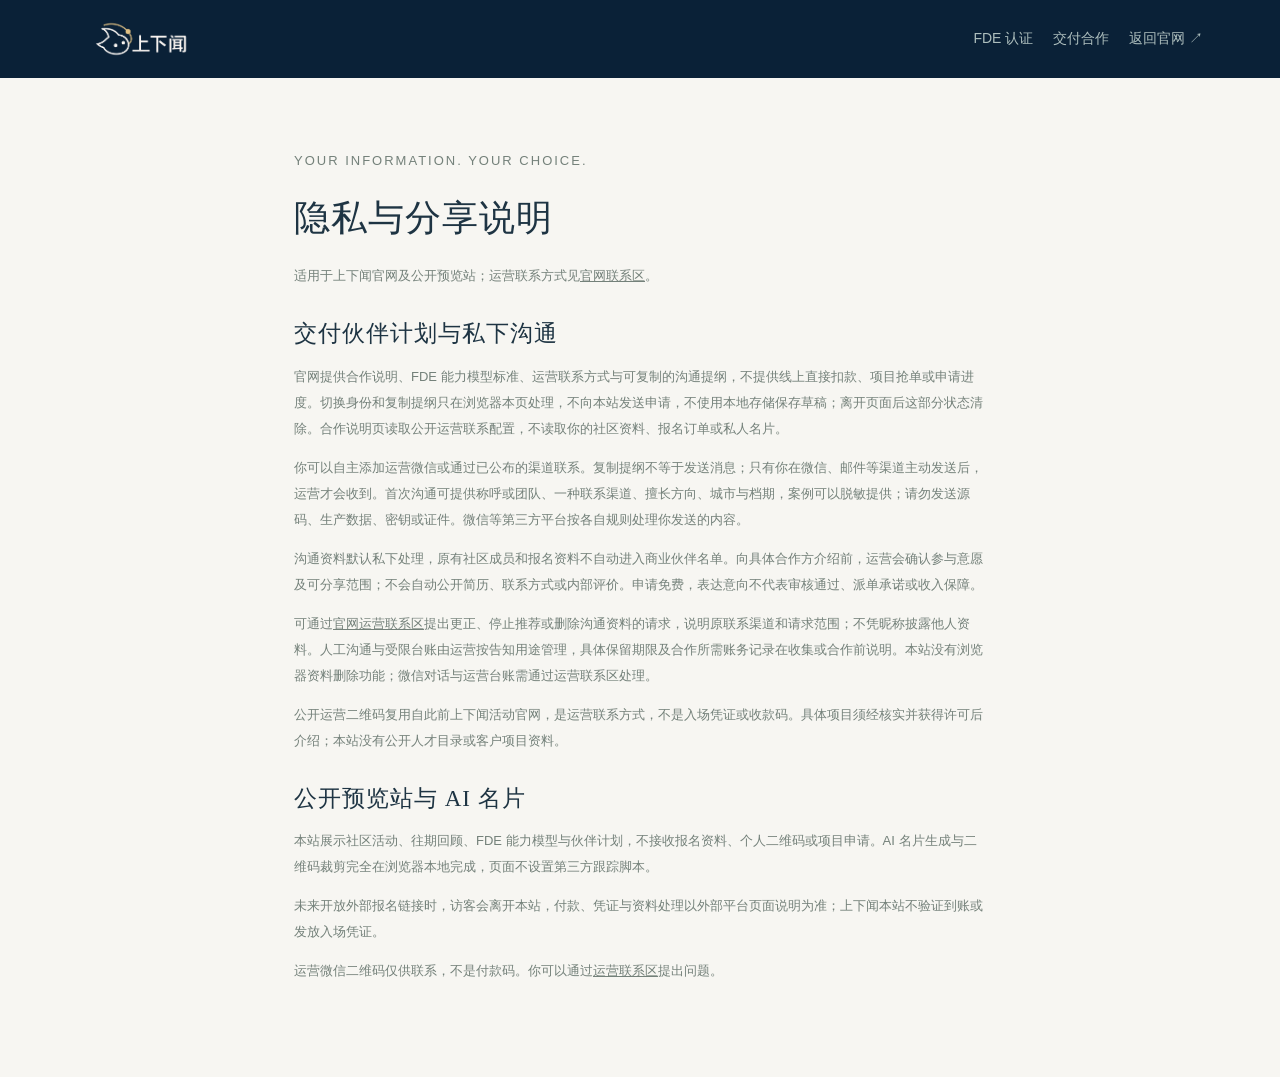
<file: privacy/index.html>
<!doctype html>
<html lang="zh-CN">
<head>
  <meta charset="utf-8">
  <meta name="viewport" content="width=device-width,initial-scale=1">
  <title>隐私与分享说明 · 上下闻</title>
  <link rel="icon" href="../assets/shangxiawen-logo.png" type="image/png">
  <link rel="stylesheet" href="../style.css">
</head>
<body>
<header class="simple-header">
  <a href="./index.html" class="brand"><img src="../assets/shangxiawen-logo.png" alt="上下闻"></a>
  <div style="display:flex;gap:20px;align-items:center">
    <a href="../fde.html">FDE 认证</a>
    <a href="../partners.html">交付合作</a>
    <a href="./index.html">返回官网 ↗</a>
  </div>
</header>
<main class="standalone">
  <p class="eyebrow brass">YOUR INFORMATION. YOUR CHOICE.</p>
  <h1>隐私与分享说明</h1>
  <p>适用于上下闻官网及公开预览站；运营联系方式见<a href="../partners.html#contact" style="text-decoration:underline">官网联系区</a>。</p>
  <section id="partner-privacy">
    <h2>交付伙伴计划与私下沟通</h2>
    <p>官网提供合作说明、FDE 能力模型标准、运营联系方式与可复制的沟通提纲，不提供线上直接扣款、项目抢单或申请进度。切换身份和复制提纲只在浏览器本页处理，不向本站发送申请，不使用本地存储保存草稿；离开页面后这部分状态清除。合作说明页读取公开运营联系配置，不读取你的社区资料、报名订单或私人名片。</p>
    <p>你可以自主添加运营微信或通过已公布的渠道联系。复制提纲不等于发送消息；只有你在微信、邮件等渠道主动发送后，运营才会收到。首次沟通可提供称呼或团队、一种联系渠道、擅长方向、城市与档期，案例可以脱敏提供；请勿发送源码、生产数据、密钥或证件。微信等第三方平台按各自规则处理你发送的内容。</p>
    <p>沟通资料默认私下处理，原有社区成员和报名资料不自动进入商业伙伴名单。向具体合作方介绍前，运营会确认参与意愿及可分享范围；不会自动公开简历、联系方式或内部评价。申请免费，表达意向不代表审核通过、派单承诺或收入保障。</p>
    <p>可通过<a href="../partners.html#contact" style="text-decoration:underline">官网运营联系区</a>提出更正、停止推荐或删除沟通资料的请求，说明原联系渠道和请求范围；不凭昵称披露他人资料。人工沟通与受限台账由运营按告知用途管理，具体保留期限及合作所需账务记录在收集或合作前说明。本站没有浏览器资料删除功能；微信对话与运营台账需通过运营联系区处理。</p>
    <p>公开运营二维码复用自此前上下闻活动官网，是运营联系方式，不是入场凭证或收款码。具体项目须经核实并获得许可后介绍；本站没有公开人才目录或客户项目资料。</p>
  </section>
  <h2>公开预览站与 AI 名片</h2>
  <p>本站展示社区活动、往期回顾、FDE 能力模型与伙伴计划，不接收报名资料、个人二维码或项目申请。AI 名片生成与二维码裁剪完全在浏览器本地完成，页面不设置第三方跟踪脚本。</p>
  <p>未来开放外部报名链接时，访客会离开本站，付款、凭证与资料处理以外部平台页面说明为准；上下闻本站不验证到账或发放入场凭证。</p>
  <p>运营微信二维码仅供联系，不是付款码。你可以通过<a href="../partners.html#contact" style="text-decoration:underline">运营联系区</a>提出问题。</p>
</main>
</body>
</html>
</file>
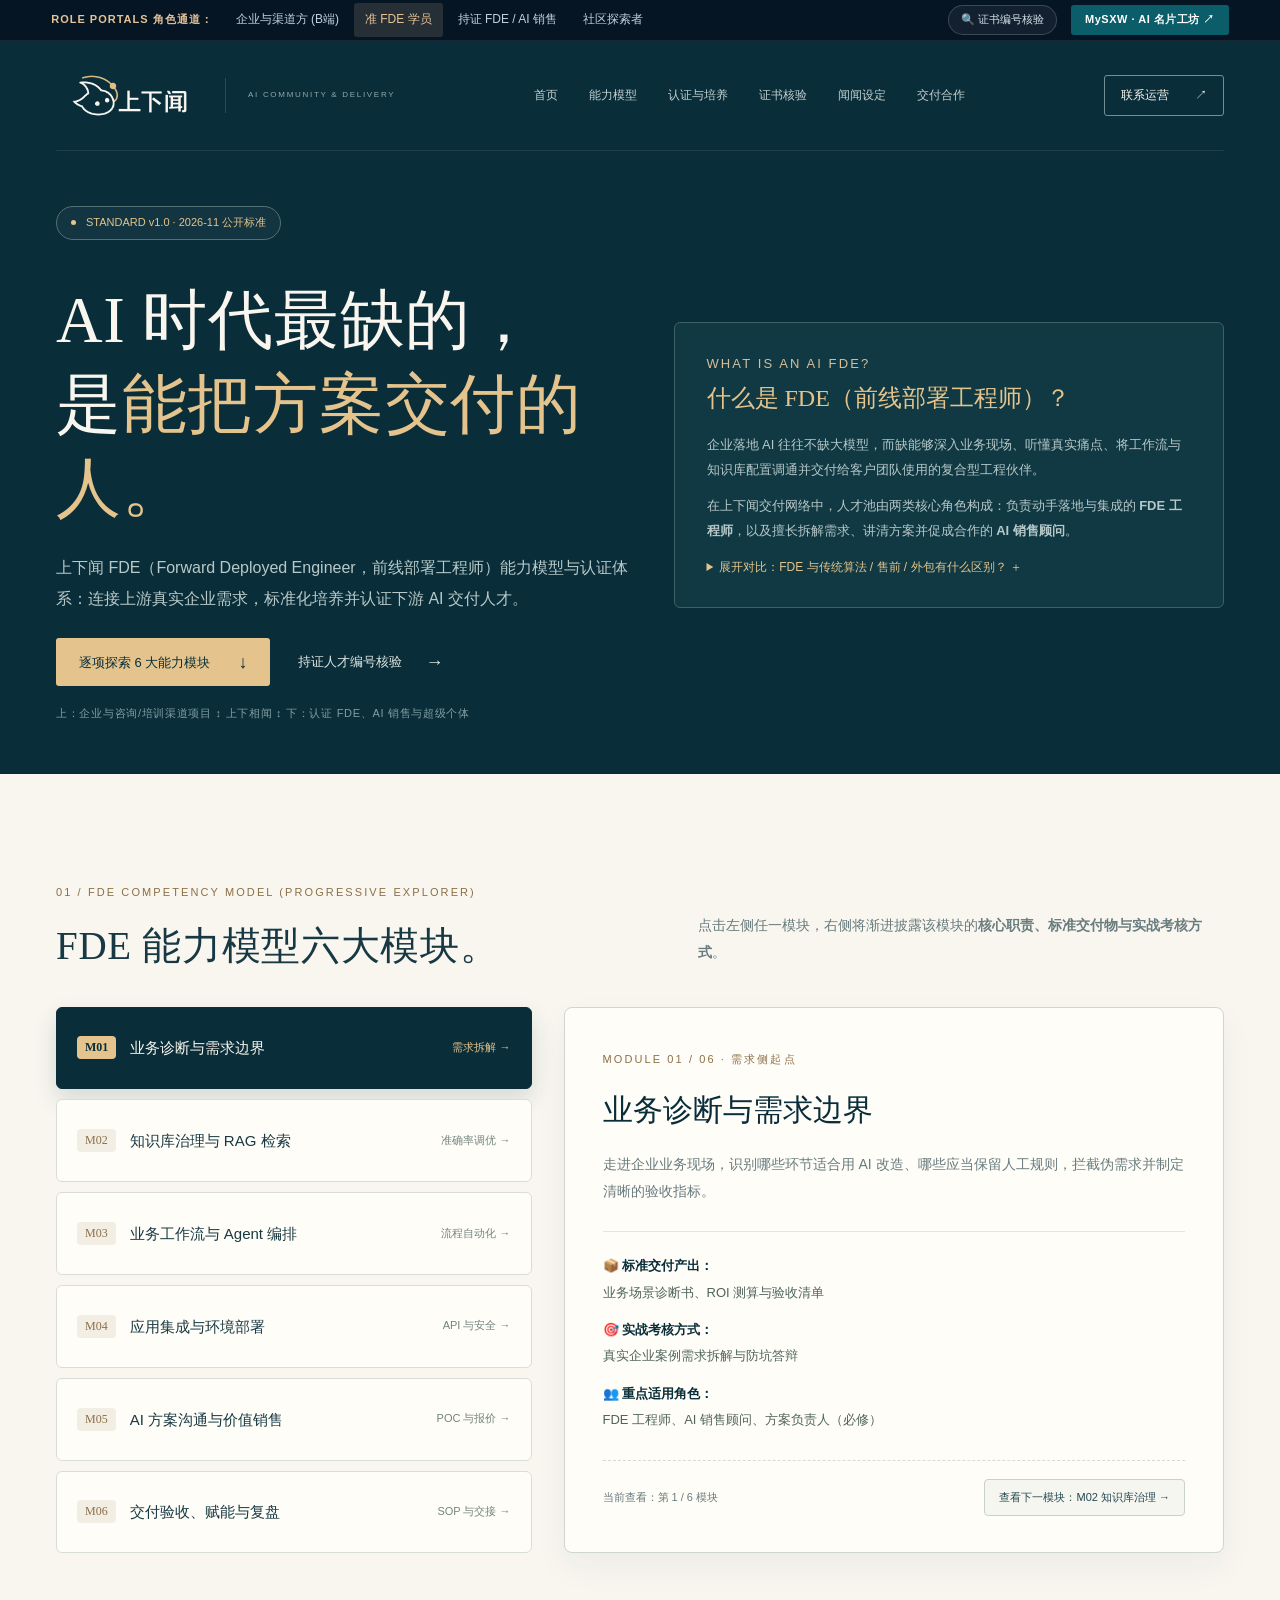
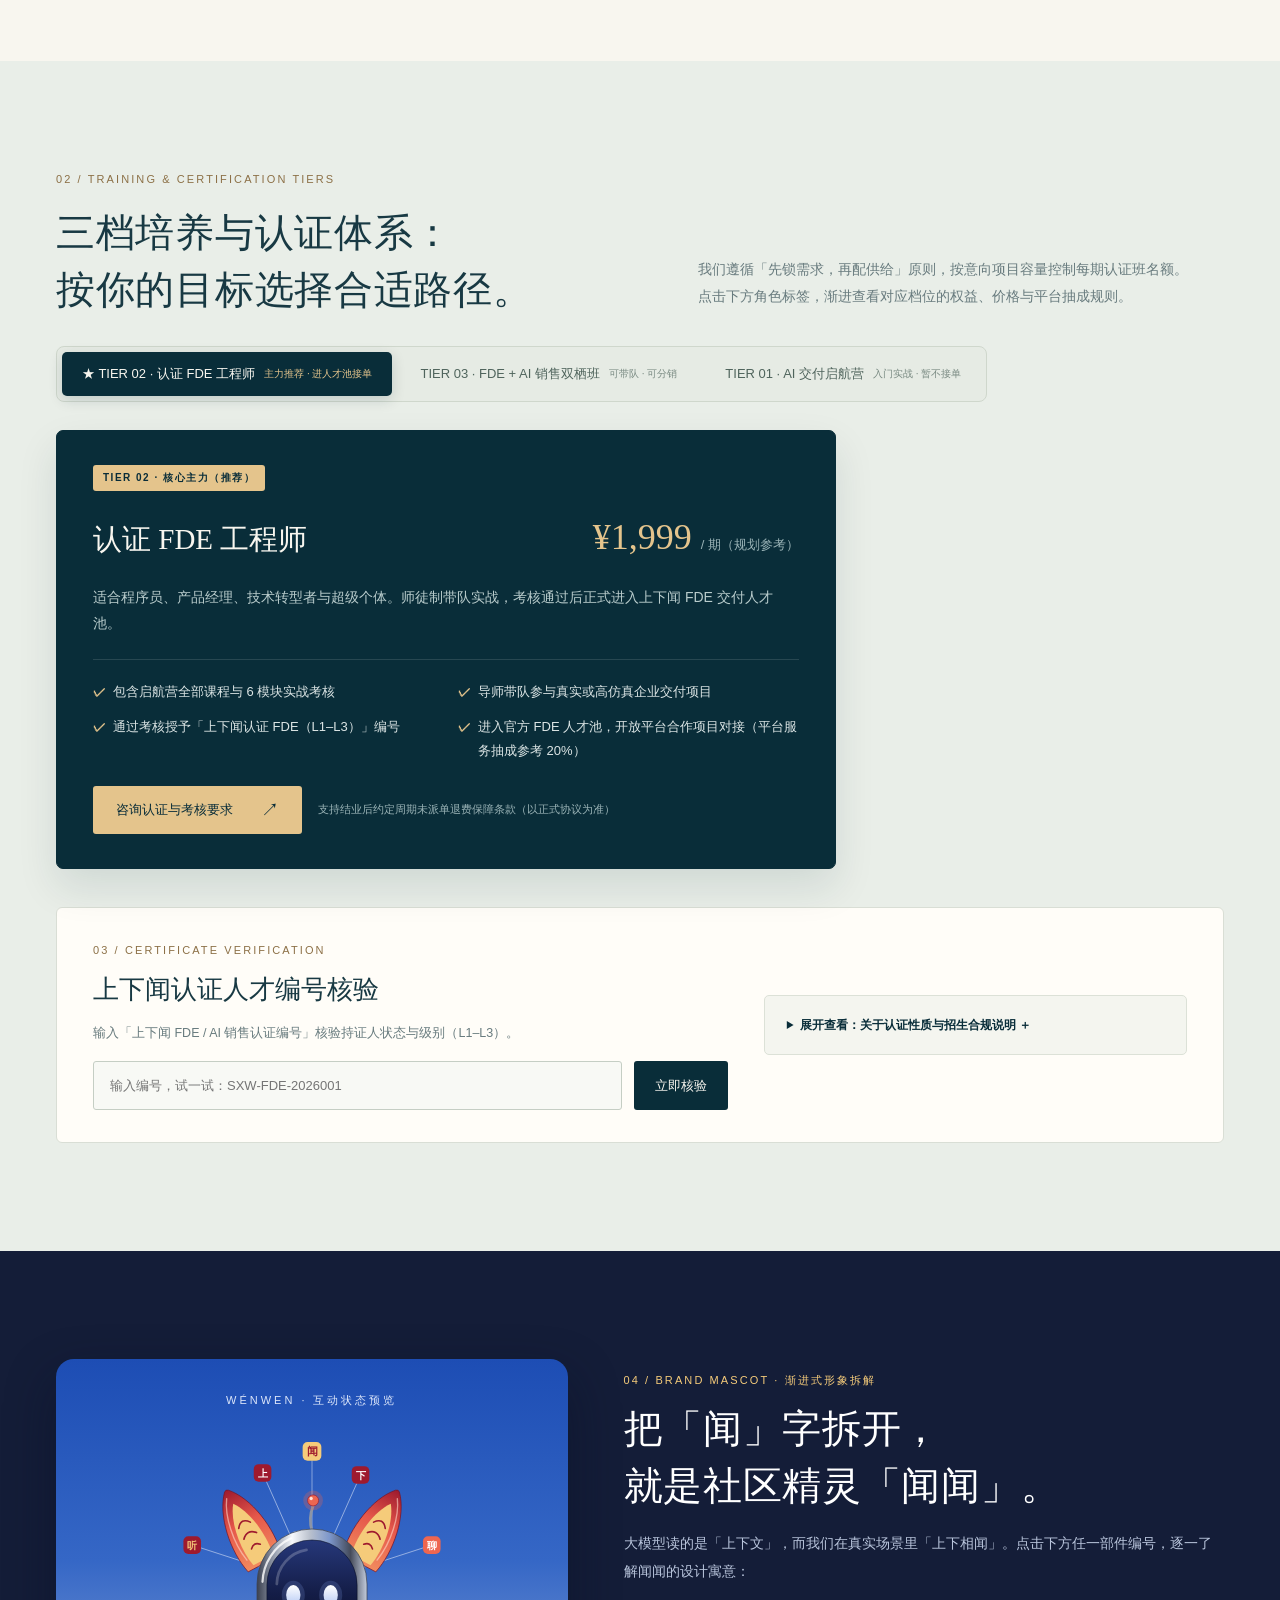
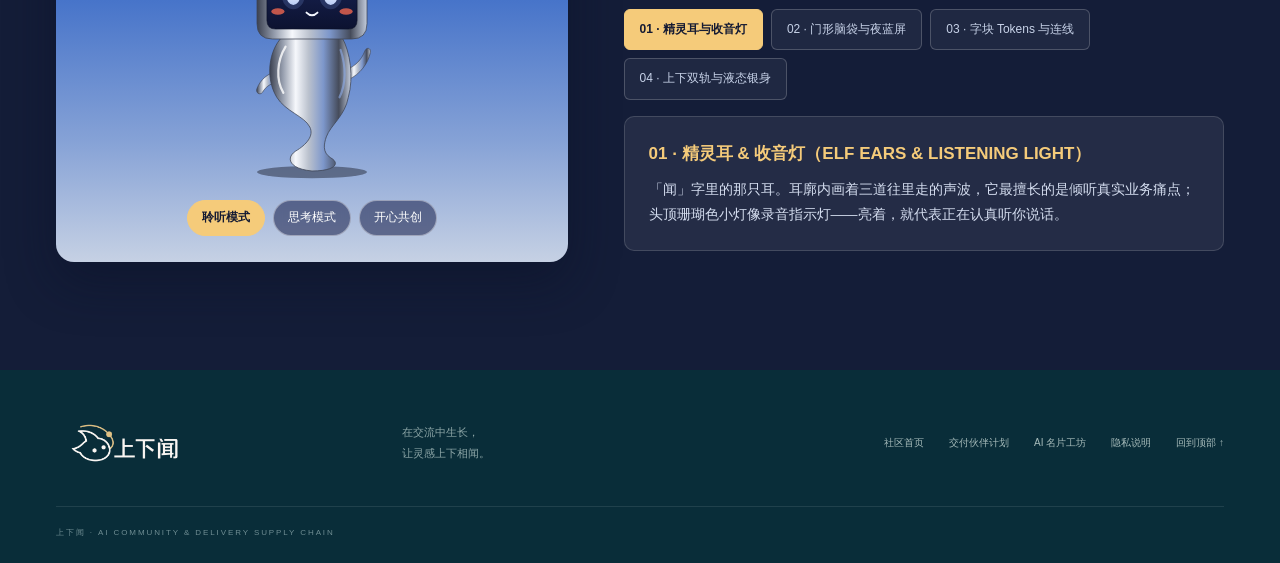
<file: fde.html>
<!doctype html>
<html lang="zh-CN">
<head>
  <meta charset="utf-8">
  <meta name="viewport" content="width=device-width,initial-scale=1">
  <meta name="theme-color" content="#092d39">
  <meta name="description" content="上下闻 FDE（前线部署工程师）能力模型 v1.0、6 大考核模块、三级认证体系、证书核验与品牌精灵闻闻设定。">
  <title>FDE 能力模型与认证体系 · 上下闻</title>
  <link rel="icon" href="./assets/shangxiawen-logo.png" type="image/png">
  <link rel="stylesheet" href="./home.css">
  <link rel="stylesheet" href="./progressive.css">
  <link rel="stylesheet" href="./hkmu-portal.css">
  <style>
    .fde-hero-badge { display: inline-flex; align-items: center; gap: 10px; padding: 6px 14px; border: 1px solid #527176; border-radius: 30px; font-size: 11px; color: var(--gold); background: #ffffff0a; margin-bottom: 16px; }
    .definition-box { background: #103943; border: 1px solid #3f6068; border-radius: 6px; padding: 28px 32px; color: #e8ece8; }
    .definition-box h3 { font-family: var(--serif); font-size: 24px; color: var(--gold); margin-bottom: 12px; }
    .definition-box p { font-size: 13px; color: #b7c8c9; line-height: 1.95; }
    .definition-compare { display: grid; grid-template-columns: repeat(3, 1fr); gap: 14px; margin-top: 16px; padding-top: 16px; border-top: 1px solid #ffffff1a; }
    .definition-compare div strong { display: block; font-size: 12px; color: #f4f2e8; margin-bottom: 4px; }
    .definition-compare div span { font-size: 11px; color: #95aeb0; line-height: 1.6; display: block; }

    .tiers-section { background: var(--sage); }
    .tier-single-stage { max-width: 780px; }
    .tier-card { background: #fcfbf7; border: 1px solid #cfd6cc; border-radius: 7px; padding: 34px 36px; display: flex; flex-direction: column; position: relative; }
    .tier-card.featured { background: var(--sea); color: var(--paper); border-color: var(--sea); box-shadow: 0 18px 40px #092d391c; }
    .tier-badge { display: inline-block; align-self: flex-start; font-size: 10px; letter-spacing: 1.5px; padding: 4px 10px; border-radius: 3px; background: #e5ebe2; color: #476056; margin-bottom: 14px; }
    .tier-card.featured .tier-badge { background: var(--gold); color: var(--sea); font-weight: 600; }
    .tier-header-row { display: flex; justify-content: space-between; align-items: baseline; flex-wrap: wrap; gap: 16px; }
    .tier-card h3 { font-family: var(--serif); font-size: 29px; margin: 0; }
    .tier-price { font-family: Georgia, serif; font-size: 36px; color: var(--brass); }
    .tier-card.featured .tier-price { color: var(--gold); }
    .tier-price small { font-size: 13px; font-family: sans-serif; color: var(--muted); font-weight: 400; }
    .tier-card.featured .tier-price small { color: #9ab3b6; }
    .tier-desc { font-size: 14px; line-height: 1.9; color: var(--muted); margin: 14px 0 22px; }
    .tier-card.featured .tier-desc { color: #b9cccc; }
    .tier-list { list-style: none; padding: 0; margin: 0 0 24px; display: grid; grid-template-columns: 1fr 1fr; gap: 12px 24px; font-size: 13px; border-top: 1px solid #dfe4dc; padding-top: 20px; }
    .tier-card.featured .tier-list { border-color: #ffffff1f; color: #dce5e5; }
    .tier-list li { position: relative; padding-left: 20px; }
    .tier-list li::before { content: "✓"; position: absolute; left: 0; color: var(--brass); font-weight: bold; }
    .tier-card.featured .tier-list li::before { color: var(--gold); }

    .verify-box { background: #fffdf8; border: 1px solid var(--line); border-radius: 6px; padding: 32px 36px; margin-top: 38px; display: grid; grid-template-columns: 1.2fr 0.8fr; gap: 36px; align-items: center; }
    .verify-form { display: flex; gap: 12px; margin-top: 16px; }
    .verify-form input { flex: 1; padding: 12px 16px; border: 1px solid #c5cec4; border-radius: 3px; background: #f8f9f5; font-size: 13px; color: var(--ink); }
    .verify-result { margin-top: 16px; padding: 16px 20px; border-radius: 4px; background: #eef2ec; font-size: 12px; line-height: 1.85; color: #365249; }

    .wenwen-section { background: #141d38; color: #f3f5f9; overflow: hidden; }
    .wenwen-grid { display: grid; grid-template-columns: .92fr 1.08fr; gap: 56px; align-items: center; }
    .wenwen-stage { border-radius: 18px; padding: 32px 24px 26px; background: linear-gradient(180deg, #1D4DB4 0%, #3567C6 40%, #86A2D6 76%, #C6D1E4 100%); position: relative; text-align: center; box-shadow: 0 20px 50px rgba(8, 15, 38, 0.45); }
    .wenwen-stage svg { width: 100%; max-width: 330px; height: auto; margin: 0 auto; display: block; }
    .mood-switcher { display: flex; justify-content: center; gap: 8px; margin-top: 18px; flex-wrap: wrap; }
    .mood-switcher button { border: 1px solid rgba(255,255,255,0.4); background: rgba(20, 29, 71, 0.55); color: #fff; padding: 6px 14px; border-radius: 20px; font-size: 12px; backdrop-filter: blur(4px); transition: .2s; }
    .mood-switcher button.active { background: #F5CB7A; color: #141A33; border-color: #F5CB7A; font-weight: 600; }

    .anatomy-tabs { display: flex; flex-wrap: wrap; gap: 8px; margin-top: 24px; }
    .anatomy-tab { border: 1px solid rgba(255,255,255,0.2); background: rgba(255,255,255,0.05); color: #c7d2e8; padding: 9px 15px; border-radius: 6px; font-size: 12px; transition: .18s; }
    .anatomy-tab[aria-selected="true"] { background: #F5CB7A; color: #141A33; border-color: #F5CB7A; font-weight: 600; }
    .anatomy-detail-card { margin-top: 16px; background: rgba(255,255,255,0.07); border: 1px solid rgba(255,255,255,0.14); border-radius: 10px; padding: 22px 24px; }
    .anatomy-detail-card strong { display: block; font-size: 17px; color: #F5CB7A; margin-bottom: 8px; }
    .anatomy-detail-card p { font-size: 13.5px; color: #d5def0; line-height: 1.85; }

    @media (max-width: 960px) {
      .verify-box, .wenwen-grid, .definition-compare, .tier-list { grid-template-columns: 1fr; }
    }
  </style>
</head>
<body>
<a class="skip-link" href="#main">跳到主要内容</a>
<div class="hkmu-utility-bar" role="navigation" aria-label="受众角色快速通道">
  <div class="hkmu-utility-inner">
    <div class="hkmu-audience-links">
      <span class="hkmu-audience-label">ROLE PORTALS 角色通道：</span>
      <a href="./partners.html">企业与渠道方 (B端)</a>
      <a href="#programs" aria-current="true">准 FDE 学员</a>
      <a href="#verify">持证 FDE / AI 销售</a>
      <a href="./index.html#gathering">社区探索者</a>
    </div>
    <div class="hkmu-utility-right">
      <a href="#verify" class="hkmu-quick-search-btn"><span>🔍 证书编号核验</span></a>
      <a href="./index.html#card-studio" class="hkmu-portal-pill"><span>MySXW · AI 名片工坊 ↗</span></a>
    </div>
  </div>
</div>
<header class="header-shell" id="top">
  <div class="header wrap">
    <a class="brand" href="./index.html" aria-label="上下闻首页"><img src="./assets/shangxiawen-logo.png" width="1947" height="808" alt="上下闻"><span>AI COMMUNITY &amp; DELIVERY</span></a>
    <nav aria-label="主导航">
      <a href="./index.html">首页</a>
      <a href="#fde-model">能力模型</a>
      <a href="#programs">认证与培养</a>
      <a href="#verify">证书核验</a>
      <a href="#wenwen-ip">闻闻设定</a>
      <a href="./partners.html">交付合作</a>
    </nav>
    <a class="nav-contact" href="./partners.html#contact">联系运营 <span aria-hidden="true">↗</span></a>
  </div>
</header>

<main id="main">
  <div class="hero-wrap">
    <section class="hero wrap" aria-labelledby="fde-hero-heading">
      <div class="hero-copy">
        <div class="fde-hero-badge"><span class="small-dot" style="margin:0"></span> STANDARD v1.0 · 2026-11 公开标准</div>
        <h1 id="fde-hero-heading">AI 时代最缺的，<br>是<span>能把方案交付的人。</span></h1>
        <p class="hero-lead">上下闻 FDE（Forward Deployed Engineer，前线部署工程师）能力模型与认证体系：连接上游真实企业需求，标准化培养并认证下游 AI 交付人才。</p>
        <div class="actions">
          <a class="button gold" href="#fde-model">逐项探索 6 大能力模块 <span aria-hidden="true">↓</span></a>
          <a class="quiet-link" href="#verify">持证人才编号核验 <span aria-hidden="true">→</span></a>
        </div>
        <p class="hero-note">上：企业与咨询/培训渠道项目 ↕ 上下相闻 ↕ 下：认证 FDE、AI 销售与超级个体</p>
      </div>
      <div class="definition-box">
        <p class="eyebrow" style="color:#d8bd99">WHAT IS AN AI FDE?</p>
        <h3>什么是 FDE（前线部署工程师）？</h3>
        <p>企业落地 AI 往往不缺大模型，而缺能够深入业务现场、听懂真实痛点、将工作流与知识库配置调通并交付给客户团队使用的复合型工程伙伴。</p>
        <p style="margin-top:10px">在上下闻交付网络中，人才池由两类核心角色构成：负责动手落地与集成的 <strong>FDE 工程师</strong>，以及擅长拆解需求、讲清方案并促成合作的 <strong>AI 销售顾问</strong>。</p>
        <!-- 渐进式披露：岗位对比默认折叠 -->
        <details style="margin-top:14px">
          <summary style="cursor:pointer;font-size:12px;color:var(--gold)">展开对比：FDE 与传统算法 / 售前 / 外包有什么区别？ ＋</summary>
          <div class="definition-compare">
            <div>
              <strong>对比传统算法工程师</strong>
              <span>不局限于底层模型训练，专注业务场景应用、RAG 调优与最后十米交付。</span>
            </div>
            <div>
              <strong>对比传统售前顾问</strong>
              <span>不止于 PPT 方案演示，能现场搭建可验证的 POC 原型与自动化工作流。</span>
            </div>
            <div>
              <strong>对比普通软件外包</strong>
              <span>懂 AI 边界与 Prompt/Agent 范式，兼顾效果评估、异常接管与客户团队赋能。</span>
            </div>
          </div>
        </details>
      </div>
    </section>
  </div>

  <!-- 01. 渐进式主从浏览：FDE 能力模型 6 大模块（左侧选模块，右侧展示对应的考核详情） -->
  <section class="section wrap" id="fde-model" aria-labelledby="model-heading">
    <div class="section-head" style="margin-bottom:24px">
      <div>
        <p class="eyebrow muted">01 / FDE COMPETENCY MODEL (PROGRESSIVE EXPLORER)</p>
        <h2 id="model-heading">FDE 能力模型六大模块。</h2>
      </div>
      <p class="section-intro">点击左侧任一模块，右侧将渐进披露该模块的<strong>核心职责、标准交付物与实战考核方式</strong>。</p>
    </div>

    <div class="pd-master-detail">
      <div class="pd-module-list" role="tablist" aria-label="FDE 六大能力模块">
        <button type="button" class="pd-module-tab" role="tab" aria-selected="true" data-mod-idx="0">
          <div class="left"><span class="num">M01</span><strong>业务诊断与需求边界</strong></div>
          <span class="tag">需求拆解 →</span>
        </button>
        <button type="button" class="pd-module-tab" role="tab" aria-selected="false" data-mod-idx="1">
          <div class="left"><span class="num">M02</span><strong>知识库治理与 RAG 检索</strong></div>
          <span class="tag">准确率调优 →</span>
        </button>
        <button type="button" class="pd-module-tab" role="tab" aria-selected="false" data-mod-idx="2">
          <div class="left"><span class="num">M03</span><strong>业务工作流与 Agent 编排</strong></div>
          <span class="tag">流程自动化 →</span>
        </button>
        <button type="button" class="pd-module-tab" role="tab" aria-selected="false" data-mod-idx="3">
          <div class="left"><span class="num">M04</span><strong>应用集成与环境部署</strong></div>
          <span class="tag">API 与安全 →</span>
        </button>
        <button type="button" class="pd-module-tab" role="tab" aria-selected="false" data-mod-idx="4">
          <div class="left"><span class="num">M05</span><strong>AI 方案沟通与价值销售</strong></div>
          <span class="tag">POC 与报价 →</span>
        </button>
        <button type="button" class="pd-module-tab" role="tab" aria-selected="false" data-mod-idx="5">
          <div class="left"><span class="num">M06</span><strong>交付验收、赋能与复盘</strong></div>
          <span class="tag">SOP 与交接 →</span>
        </button>
      </div>

      <div class="pd-module-detail-stage pd-view-panel" id="mod-detail-stage" role="tabpanel" aria-live="polite">
        <div>
          <span class="eyebrow muted" id="mod-code">MODULE 01 / 06 · 需求侧起点</span>
          <h3 id="mod-title" style="font-family:var(--serif);font-size:30px;margin:12px 0 14px;color:var(--sea)">业务诊断与需求边界</h3>
          <p id="mod-desc" style="font-size:14px;color:var(--muted);line-height:1.95">走进企业业务现场，识别哪些环节适合用 AI 改造、哪些应当保留人工规则，拦截伪需求并制定清晰的验收指标。</p>
          <div style="margin-top:26px;padding-top:22px;border-top:1px solid #e2e6de;display:grid;gap:14px;font-size:13px">
            <div><strong style="color:var(--sea);display:block;margin-bottom:3px">📦 标准交付产出：</strong><span id="mod-output" style="color:#4f645c">业务场景诊断书、ROI 测算与验收清单</span></div>
            <div><strong style="color:var(--sea);display:block;margin-bottom:3px">🎯 实战考核方式：</strong><span id="mod-exam" style="color:#4f645c">真实企业案例需求拆解与防坑答辩</span></div>
            <div><strong style="color:var(--sea);display:block;margin-bottom:3px">👥 重点适用角色：</strong><span id="mod-role" style="color:#4f645c">FDE 工程师、AI 销售顾问、方案负责人（必修）</span></div>
          </div>
        </div>
        <div style="margin-top:28px;padding-top:18px;border-top:1px dashed #d5dcd2;display:flex;justify-content:space-between;align-items:center">
          <span style="font-size:11px;color:var(--muted)" id="mod-progress">当前查看：第 1 / 6 模块</span>
          <button type="button" class="pd-reveal-trigger" id="mod-next-btn" style="margin:0">查看下一模块：M02 知识库治理 →</button>
        </div>
      </div>
    </div>
  </section>

  <!-- 02. 渐进式档位切换：三档培养与认证体系（默认聚焦推荐档位，点击胶囊切换） -->
  <section class="section tiers-section" id="programs" aria-labelledby="tiers-heading">
    <div class="wrap">
      <div class="section-head" style="margin-bottom:28px">
        <div>
          <p class="eyebrow muted">02 / TRAINING &amp; CERTIFICATION TIERS</p>
          <h2 id="tiers-heading">三档培养与认证体系：<br>按你的目标选择合适路径。</h2>
        </div>
        <p class="section-intro">我们遵循「先锁需求，再配供给」原则，按意向项目容量控制每期认证班名额。<br>点击下方角色标签，渐进查看对应档位的权益、价格与平台抽成规则。</p>
      </div>

      <div class="pd-pill-bar" role="tablist" aria-label="选择培养与认证档位">
        <button type="button" class="pd-pill-btn" role="tab" aria-selected="true" data-tier-tab="tier2">
          <span>★ TIER 02 · 认证 FDE 工程师</span>
          <small>主力推荐 · 进人才池接单</small>
        </button>
        <button type="button" class="pd-pill-btn" role="tab" aria-selected="false" data-tier-tab="tier3">
          <span>TIER 03 · FDE + AI 销售双栖班</span>
          <small>可带队 · 可分销</small>
        </button>
        <button type="button" class="pd-pill-btn" role="tab" aria-selected="false" data-tier-tab="tier1">
          <span>TIER 01 · AI 交付启航营</span>
          <small>入门实战 · 暂不接单</small>
        </button>
      </div>

      <div class="tier-single-stage">
        <article class="tier-card featured pd-view-panel" data-tier-panel="tier2">
          <span class="tier-badge">TIER 02 · 核心主力（推荐）</span>
          <div class="tier-header-row">
            <h3>认证 FDE 工程师</h3>
            <div class="tier-price">¥1,999 <small>/ 期（规划参考）</small></div>
          </div>
          <p class="tier-desc">适合程序员、产品经理、技术转型者与超级个体。师徒制带队实战，考核通过后正式进入上下闻 FDE 交付人才池。</p>
          <ul class="tier-list">
            <li>包含启航营全部课程与 6 模块实战考核</li>
            <li>导师带队参与真实或高仿真企业交付项目</li>
            <li>通过考核授予「上下闻认证 FDE（L1–L3）」编号</li>
            <li>进入官方 FDE 人才池，开放平台合作项目对接（平台服务抽成参考 20%）</li>
          </ul>
          <div style="display:flex;gap:16px;align-items:center;flex-wrap:wrap">
            <a class="button gold" href="./partners.html#contact" style="width:auto">咨询认证与考核要求 <span>↗</span></a>
            <span style="font-size:11px;color:#9ab3b6">支持结业后约定周期未派单退费保障条款（以正式协议为准）</span>
          </div>
        </article>

        <article class="tier-card pd-view-panel" data-tier-panel="tier3" hidden>
          <span class="tier-badge">TIER 03 · 复合伙伴</span>
          <div class="tier-header-row">
            <h3>FDE + AI 销售双栖班</h3>
            <div class="tier-price">¥2,999 <small>/ 期（规划参考）</small></div>
          </div>
          <p class="tier-desc">适合咨询顾问、ToB 销售、运营主理人及 OPC 团队负责人。既懂技术交付边界，又能独立谈单与带队交付。</p>
          <ul class="tier-list">
            <li>涵盖 FDE 交付能力 + AI 销售谈单与陪跑方法论</li>
            <li>进入 FDE 人才池 + AI 销售池双重对接网络</li>
            <li>具备带人交付与渠道业务分销资格（平台服务抽成参考 15%）</li>
            <li>优秀者可申请成为上下闻城市合伙人</li>
          </ul>
          <div>
            <a class="button dark" href="./partners.html#contact" style="width:auto">了解双栖伙伴与城市合作 <span>↗</span></a>
          </div>
        </article>

        <article class="tier-card pd-view-panel" data-tier-panel="tier1" hidden>
          <span class="tier-badge">TIER 01 · 入门实战</span>
          <div class="tier-header-row">
            <h3>AI 交付启航营</h3>
            <div class="tier-price">¥999 <small>/ 期（规划参考）</small></div>
          </div>
          <p class="tier-desc">适合希望掌握 FDE 六大模块基础方法、跑通从需求诊断到工作流搭建全流程的学习者与转型探索者。</p>
          <ul class="tier-list">
            <li>FDE 能力模型 6 大模块核心方法精讲</li>
            <li>真实企业脱敏场景沙盘演练</li>
            <li>上下闻校友社群与线下城市沙龙优先席位</li>
            <li>结业颁发启航营完课证明（暂不进入派单池）</li>
          </ul>
          <div>
            <a class="button dark" href="./partners.html#contact" style="width:auto">预约启航营名单 <span>↗</span></a>
          </div>
        </article>
      </div>

      <div class="verify-box" id="verify" aria-labelledby="verify-heading">
        <div>
          <p class="eyebrow muted">03 / CERTIFICATE VERIFICATION</p>
          <h3 id="verify-heading" style="font-family:var(--serif);font-size:26px;margin:6px 0 8px">上下闻认证人才编号核验</h3>
          <p style="font-size:12.5px;color:var(--muted);line-height:1.85">输入「上下闻 FDE / AI 销售认证编号」核验持证人状态与级别（L1–L3）。</p>
          <form class="verify-form" id="verify-form">
            <input type="text" id="cert-input" placeholder="输入编号，试一试：SXW-FDE-2026001" aria-label="证书编号">
            <button type="submit" class="button dark" style="padding:12px 20px;min-height:0">立即核验</button>
          </form>
          <div class="verify-result" id="verify-result" hidden></div>
        </div>
        <div>
          <details style="background:#f4f5ef;padding:18px 22px;border-radius:5px;border:1px solid #dce1d7;font-size:12px;line-height:1.85;color:#556860">
            <summary style="cursor:pointer;color:var(--sea);font-weight:600">展开查看：关于认证性质与招生合规说明 ＋</summary>
            <div style="margin-top:10px">
              <p>1.「上下闻 FDE 认证」系上下闻平台基于企业实战需求制定的自有能力评估标准，非国家职业资格认证。</p>
              <p style="margin-top:6px">2. 首批认证班严格遵循「先锁需求，再造供给」原则，待 B 端渠道合作签约达标后定向开启招生，具体开班排期与退费条款以正式协议为准。</p>
            </div>
          </details>
        </div>
      </div>
    </div>
  </section>

  <!-- 04. 闻闻 SVG 互动与渐进式部件拆解 -->
  <section class="section wenwen-section" id="wenwen-ip" aria-labelledby="wenwen-heading">
    <svg width="0" height="0" style="position:absolute;width:0;height:0;overflow:hidden" aria-hidden="true" focusable="false">
      <defs>
        <linearGradient id="wwChrome" x1="0" y1="0" x2="1" y2="0">
          <stop offset="0" stop-color="#3B4150"></stop>
          <stop offset="0.16" stop-color="#959DAD"></stop>
          <stop offset="0.32" stop-color="#F6F8FC"></stop>
          <stop offset="0.48" stop-color="#BAC1CD"></stop>
          <stop offset="0.66" stop-color="#7D97CB"></stop>
          <stop offset="0.85" stop-color="#454B5A"></stop>
          <stop offset="1" stop-color="#C3CCDC"></stop>
        </linearGradient>
        <linearGradient id="wwPanel" x1="0" y1="0" x2="0" y2="1">
          <stop offset="0" stop-color="#26387A"></stop>
          <stop offset="0.6" stop-color="#141D47"></stop>
          <stop offset="1" stop-color="#0C1230"></stop>
        </linearGradient>
        <linearGradient id="wwEarFill" x1="0" y1="1" x2="0" y2="0">
          <stop offset="0" stop-color="#F28A5E"></stop>
          <stop offset="0.55" stop-color="#E5574A"></stop>
          <stop offset="1" stop-color="#9E1A2E"></stop>
        </linearGradient>
        <linearGradient id="wwEyeFill" x1="0" y1="0" x2="0" y2="1">
          <stop offset="0" stop-color="#FFFFFF"></stop>
          <stop offset="1" stop-color="#B9CCF5"></stop>
        </linearGradient>
        <g id="wwEar">
          <path d="M -34 0 C -46 -48 -34 -116 -4 -148 Q 0 -152 4 -148 C 34 -116 46 -48 34 0 Z" fill="url(#wwEarFill)" stroke="#7A1424" stroke-width="1.2"></path>
          <path d="M -20 -6 C -28 -44 -20 -96 0 -122 C 20 -96 28 -44 20 -6 Z" fill="#F5CB7A"></path>
          <g fill="none" stroke="#9E1A2E" stroke-width="3" stroke-linecap="round">
            <path d="M -9 -34 Q 0 -44 9 -34"></path>
            <path d="M -13 -56 Q 0 -70 13 -56"></path>
            <path d="M -12 -78 Q 0 -94 12 -78"></path>
          </g>
          <path d="M -26 -20 C -34 -60 -24 -110 -6 -136" fill="none" stroke="#FFD9C9" stroke-width="2.5" stroke-linecap="round" opacity="0.6"></path>
        </g>
        <g id="wwAntenna">
          <path d="M 300 204 Q 293 180 302 158" fill="none" stroke="#8D95A6" stroke-width="5" stroke-linecap="round"></path>
          <circle cx="302" cy="148" r="18" fill="#EE6650" opacity="0.28"></circle>
          <circle cx="302" cy="148" r="10" fill="#EE6650" stroke="#9E1A2E" stroke-width="1.2"></circle>
          <circle cx="298.5" cy="144.5" r="3" fill="#FFE1D6"></circle>
        </g>
        <g id="wwDoor">
          <path d="M 200 300 A 100 100 0 0 1 400 300 L 400 372 Q 400 400 372 400 L 228 400 Q 200 400 200 372 Z" fill="url(#wwChrome)" stroke="#3F4655" stroke-width="1.4"></path>
          <path d="M 210 296 A 91 91 0 0 1 262 217" fill="none" stroke="#FFFFFF" stroke-width="4" stroke-linecap="round" opacity="0.8"></path>
          <path d="M 218 302 A 82 82 0 0 1 382 302 L 382 366 Q 382 382 366 382 L 234 382 Q 218 382 218 366 Z" fill="url(#wwPanel)" stroke="#0A0F24" stroke-width="1"></path>
          <path d="M 236 300 A 64 64 0 0 1 290 238" fill="none" stroke="#FFFFFF" stroke-width="5" stroke-linecap="round" opacity="0.22"></path>
        </g>
        <g id="wwEyes">
          <ellipse cx="266" cy="320" rx="21" ry="26" fill="#8FB0FF" opacity="0.18"></ellipse>
          <ellipse cx="334" cy="320" rx="21" ry="26" fill="#8FB0FF" opacity="0.18"></ellipse>
          <ellipse cx="266" cy="320" rx="13" ry="18" fill="url(#wwEyeFill)"></ellipse>
          <ellipse cx="334" cy="320" rx="13" ry="18" fill="url(#wwEyeFill)"></ellipse>
        </g>
        <g id="wwBlush" fill="#EE6650" opacity="0.8">
          <ellipse cx="238" cy="350" rx="12" ry="6"></ellipse>
          <ellipse cx="362" cy="350" rx="12" ry="6"></ellipse>
        </g>
        <g id="wwBody">
          <path d="M 238 458 C 220 462 206 474 200 490 C 197 498 205 503 210 497 C 216 486 226 480 240 478 Z" fill="url(#wwChrome)" stroke="#3F4655" stroke-width="1.2"></path>
          <path d="M 362 456 C 378 450 390 438 396 422 C 399 414 408 416 406 425 C 402 444 388 464 366 474 Z" fill="url(#wwChrome)" stroke="#3F4655" stroke-width="1.2"></path>
          <path d="M 246 396 C 222 420 214 470 236 506 C 252 532 286 540 296 560 C 304 576 290 592 270 604 C 252 616 258 636 300 640 C 342 640 352 626 334 616 C 318 606 322 590 326 578 C 334 556 360 540 366 506 C 376 470 370 424 354 396 Z" fill="url(#wwChrome)" stroke="#3F4655" stroke-width="1.4"></path>
          <path d="M 252 414 C 236 440 234 474 248 498" fill="none" stroke="#FFFFFF" stroke-width="4" stroke-linecap="round" opacity="0.8"></path>
          <path d="M 352 420 C 362 450 362 482 350 506" fill="none" stroke="#8EAEEB" stroke-width="4" stroke-linecap="round" opacity="0.6"></path>
        </g>
        <g id="wwBurst" fill="none" stroke="#E3EAF8" stroke-width="1.4" stroke-opacity="0.65" stroke-linecap="round">
          <g transform="rotate(0 300 300)"><path d="M300 300 L300 76"></path><g transform="translate(300 59)"><rect x="-17" y="-17" width="34" height="34" rx="9" fill="#F5CB7A" stroke="none"></rect><text x="0" y="7" text-anchor="middle" font-family="serif" font-weight="900" font-size="20" fill="#9E1A2E" stroke="none">闻</text></g></g>
          <g transform="rotate(-24 300 300)"><path d="M300 300 L300 96"></path><g transform="translate(300 79) rotate(24)"><rect x="-16" y="-16" width="32" height="32" rx="9" fill="#9E1A2E" stroke="none"></rect><text x="0" y="6.5" text-anchor="middle" font-family="serif" font-weight="900" font-size="19" fill="#FFFFFF" stroke="none">上</text></g></g>
          <g transform="rotate(24 300 300)"><path d="M300 300 L300 100"></path><g transform="translate(300 83) rotate(-24)"><rect x="-16" y="-16" width="32" height="32" rx="9" fill="#9E1A2E" stroke="none"></rect><text x="0" y="6.5" text-anchor="middle" font-family="serif" font-weight="900" font-size="19" fill="#FFFFFF" stroke="none">下</text></g></g>
          <g transform="rotate(-72 300 300)"><path d="M300 300 L300 88"></path><g transform="translate(300 71) rotate(72)"><rect x="-16" y="-16" width="32" height="32" rx="9" fill="#9E1A2E" stroke="none"></rect><text x="0" y="6.5" text-anchor="middle" font-family="serif" font-weight="900" font-size="19" fill="#F5CB7A" stroke="none">听</text></g></g>
          <g transform="rotate(72 300 300)"><path d="M300 300 L300 88"></path><g transform="translate(300 71) rotate(-72)"><rect x="-16" y="-16" width="32" height="32" rx="9" fill="#EE6650" stroke="none"></rect><text x="0" y="6.5" text-anchor="middle" font-family="serif" font-weight="900" font-size="19" fill="#FFFFFF" stroke="none">聊</text></g></g>
        </g>
      </defs>
    </svg>

    <div class="wrap wenwen-grid">
      <div class="wenwen-stage">
        <p style="font-size:11px;letter-spacing:3px;color:#DCE6FA;margin-bottom:8px">WÉNWEN · 互动状态预览</p>
        <svg id="ww-svg-listen" viewBox="0 0 600 660" role="img" aria-label="闻闻精灵：聆听状态">
          <ellipse cx="300" cy="642" rx="100" ry="11" fill="#05070E" opacity="0.4"></ellipse>
          <use href="#wwBody"></use>
          <use href="#wwBurst"></use>
          <use href="#wwEar" transform="translate(214 262) rotate(-28)"></use>
          <use href="#wwEar" transform="translate(386 262) rotate(28) scale(-1 1)"></use>
          <use href="#wwAntenna"></use>
          <use href="#wwDoor"></use>
          <use href="#wwEyes"></use>
          <use href="#wwBlush"></use>
          <path d="M 290 352 Q 300 362 310 352" fill="none" stroke="#F4F7FF" stroke-width="3.5" stroke-linecap="round"></path>
        </svg>
        <svg id="ww-svg-think" viewBox="0 0 600 660" role="img" aria-label="闻闻精灵：思考状态" hidden>
          <ellipse cx="300" cy="642" rx="100" ry="11" fill="#05070E" opacity="0.4"></ellipse>
          <use href="#wwBody"></use>
          <use href="#wwBurst"></use>
          <use href="#wwEar" transform="translate(214 262) rotate(-16)"></use>
          <use href="#wwEar" transform="translate(386 266) rotate(46) scale(-1 1)"></use>
          <use href="#wwAntenna"></use>
          <use href="#wwDoor"></use>
          <ellipse cx="272" cy="312" rx="12" ry="16" fill="url(#wwEyeFill)"></ellipse>
          <ellipse cx="340" cy="312" rx="12" ry="16" fill="url(#wwEyeFill)"></ellipse>
          <use href="#wwBlush"></use>
          <circle cx="306" cy="355" r="5.5" fill="none" stroke="#F4F7FF" stroke-width="3"></circle>
          <circle cx="300" cy="290" r="128" fill="none" stroke="#FFFFFF" stroke-width="3" stroke-dasharray="3 13" stroke-linecap="round" opacity="0.85"></circle>
        </svg>
        <svg id="ww-svg-happy" viewBox="0 0 600 660" role="img" aria-label="闻闻精灵：开心状态" hidden>
          <ellipse cx="300" cy="642" rx="100" ry="11" fill="#05070E" opacity="0.4"></ellipse>
          <use href="#wwBody"></use>
          <use href="#wwBurst"></use>
          <use href="#wwEar" transform="translate(216 258) rotate(-18)"></use>
          <use href="#wwEar" transform="translate(384 258) rotate(18) scale(-1 1)"></use>
          <use href="#wwAntenna"></use>
          <use href="#wwDoor"></use>
          <path d="M 250 326 Q 266 302 282 326 M 318 326 Q 334 302 350 326" fill="none" stroke="#F4F7FF" stroke-width="6" stroke-linecap="round"></path>
          <use href="#wwBlush"></use>
          <path d="M 284 342 Q 300 372 316 342 Z" fill="#F4F7FF" stroke="#F4F7FF" stroke-width="2" stroke-linejoin="round"></path>
        </svg>
        <div class="mood-switcher" role="group" aria-label="切换闻闻表情">
          <button type="button" class="active" data-mood="listen">聆听模式</button>
          <button type="button" data-mood="think">思考模式</button>
          <button type="button" data-mood="happy">开心共创</button>
        </div>
      </div>

      <div>
        <p class="eyebrow" style="color:#F5CB7A">04 / BRAND MASCOT · 渐进式形象拆解</p>
        <h2 id="wenwen-heading" style="color:#fff;margin-top:10px">把「闻」字拆开，<br>就是社区精灵「闻闻」。</h2>
        <p style="font-size:14px;color:#b9c5dc;line-height:1.95;margin-top:16px">
          大模型读的是「上下文」，而我们在真实场景里「上下相闻」。点击下方任一部件编号，逐一了解闻闻的设计寓意：
        </p>

        <div class="anatomy-tabs" role="tablist" aria-label="闻闻部位拆解">
          <button type="button" class="anatomy-tab" role="tab" aria-selected="true" data-anat="0">01 · 精灵耳与收音灯</button>
          <button type="button" class="anatomy-tab" role="tab" aria-selected="false" data-anat="1">02 · 门形脑袋与夜蓝屏</button>
          <button type="button" class="anatomy-tab" role="tab" aria-selected="false" data-anat="2">03 · 字块 Tokens 与连线</button>
          <button type="button" class="anatomy-tab" role="tab" aria-selected="false" data-anat="3">04 · 上下双轨与液态银身</button>
        </div>
        <div class="anatomy-detail-card pd-view-panel" id="anatomy-detail">
          <strong id="anat-title">01 · 精灵耳 &amp; 收音灯（ELF EARS &amp; LISTENING LIGHT）</strong>
          <p id="anat-desc">「闻」字里的那只耳。耳廓内画着三道往里走的声波，它最擅长的是倾听真实业务痛点；头顶珊瑚色小灯像录音指示灯——亮着，就代表正在认真听你说话。</p>
        </div>
      </div>
    </div>
  </section>
</main>

<footer class="footer">
  <div class="wrap footer-inner">
    <a class="brand" href="./index.html" aria-label="返回上下闻首页"><img src="./assets/shangxiawen-logo.png" width="1947" height="808" alt="上下闻"></a>
    <p>在交流中生长，<br>让灵感上下相闻。</p>
    <nav aria-label="页尾导航">
      <a href="./index.html">社区首页</a>
      <a href="./partners.html">交付伙伴计划</a>
      <a href="./index.html#card-studio">AI 名片工坊</a>
      <a href="./privacy.html">隐私说明</a>
      <a href="#top">回到顶部 ↑</a>
    </nav>
    <span class="footer-sign">上下闻 · AI COMMUNITY &amp; DELIVERY SUPPLY CHAIN</span>
  </div>
</footer>

<script>
  // 1. FDE 6 大模块渐进式主从面板数据与交互
  const fdeModules = [
    {
      code: 'MODULE 01 / 06 · 需求侧起点',
      title: '业务诊断与需求边界',
      desc: '走进企业业务现场，识别哪些环节适合用 AI 改造、哪些应当保留人工规则，拦截伪需求并制定清晰的验收指标。',
      output: '业务场景诊断书、ROI 测算与验收清单',
      exam: '真实企业案例需求拆解与防坑答辩',
      role: 'FDE 工程师、AI 销售顾问、方案负责人（必修）',
      nextLabel: '查看下一模块：M02 知识库治理 →'
    },
    {
      code: 'MODULE 02 / 06 · 数据与知识层',
      title: '知识库治理与 RAG 检索',
      desc: '清洗企业非结构化文档（PDF、表格、手册），设计切片策略、元数据标签与检索增强管线，解决幻觉与答非所问。',
      output: '高准确率企业知识库、QA 测试集（≥50 题）',
      exam: '召回率与回答准确率盲测达标',
      role: 'FDE 工程师、知识工程实施伙伴',
      nextLabel: '查看下一模块：M03 业务工作流 →'
    },
    {
      code: 'MODULE 03 / 06 · 流程编排层',
      title: '业务工作流与 Agent 编排',
      desc: '使用主流编排工具（Dify / Coze / n8n / LangGraph 等）把多步业务动作串成稳定流程，设计人工复核与异常兜底节点。',
      output: '可稳定运行的自动化工作流与异常处理手册',
      exam: '给定边界条件下的压力测试与容错验收',
      role: 'FDE 工程师、独立开发者、工作流专家',
      nextLabel: '查看下一模块：M04 应用集成 →'
    },
    {
      code: 'MODULE 04 / 06 · 系统工程层',
      title: '应用集成与环境部署',
      desc: '将 AI 能力接入企微、飞书、钉钉或现有业务系统 API，处理私有化/云端环境配置、权限隔离与数据安全合规。',
      output: '端到端集成系统、接口文档与安全检查表',
      exam: '跨平台联调演示与权限安全审查',
      role: 'FDE 工程师、全栈开发与系统集成团队',
      nextLabel: '查看下一模块：M05 方案沟通 →'
    },
    {
      code: 'MODULE 05 / 06 · 商业转化层',
      title: 'AI 方案沟通与价值销售',
      desc: '面向企业决策者与业务负责人，用听得懂的业务语言讲清 AI 方案价值、边界与报价逻辑，现场演示 POC 打消顾虑。',
      output: 'POC 现场演示方案、立项建议书与报价单',
      exam: '模拟客户老板与业务主管现场高压问答',
      role: 'AI 销售顾问、FDE 双栖伙伴、咨询顾问',
      nextLabel: '查看下一模块：M06 交付验收 →'
    },
    {
      code: 'MODULE 06 / 06 · 闭环沉淀层',
      title: '交付验收、赋能与复盘',
      desc: '编写一线员工看得懂的操作 SOP，完成客户团队培训交接、二期需求挖掘，并将项目脱敏沉淀为可复用的行业模板。',
      output: '客户交接 SOP、培训课件与脱敏交付复盘报告',
      exam: '交付物完整性评审与客户满意度模拟验收',
      role: '全体认证 FDE 与项目交付负责人',
      nextLabel: '↺ 回到第 1 模块：M01 业务诊断'
    }
  ];

  let curModIdx = 0;
  const modTabs = document.querySelectorAll('[data-mod-idx]');
  function selectModule(idx) {
    curModIdx = (idx + fdeModules.length) % fdeModules.length;
    const item = fdeModules[curModIdx];
    modTabs.forEach((t, i) => t.setAttribute('aria-selected', String(i === curModIdx)));
    document.getElementById('mod-code').textContent = item.code;
    document.getElementById('mod-title').textContent = item.title;
    document.getElementById('mod-desc').textContent = item.desc;
    document.getElementById('mod-output').textContent = item.output;
    document.getElementById('mod-exam').textContent = item.exam;
    document.getElementById('mod-role').textContent = item.role;
    document.getElementById('mod-progress').textContent = `当前查看：第 ${curModIdx + 1} / 6 模块`;
    document.getElementById('mod-next-btn').textContent = item.nextLabel;
  }
  modTabs.forEach(btn => btn.addEventListener('click', () => selectModule(Number(btn.dataset.modIdx))));
  document.getElementById('mod-next-btn').addEventListener('click', () => selectModule(curModIdx + 1));

  // 2. 三档认证体系胶囊切换
  const tierTabs = document.querySelectorAll('[data-tier-tab]');
  const tierPanels = document.querySelectorAll('[data-tier-panel]');
  tierTabs.forEach(tab => {
    tab.addEventListener('click', () => {
      const target = tab.dataset.tierTab;
      tierTabs.forEach(t => t.setAttribute('aria-selected', String(t === tab)));
      tierPanels.forEach(p => { p.hidden = p.dataset.tierPanel !== target; });
    });
  });

  // 3. 证书核验演示逻辑
  const demoCerts = {
    'SXW-FDE-2026001': { name: '林*（示例持证人）', level: 'L2 · 独立交付 FDE', modules: 'M01–M06 全模块通过', status: '有效（有效期至 2027-11）', city: '深圳 / 远程' },
    'SXW-FDE-2026002': { name: '陈*（示例持证人）', level: 'L3 · 架构与带队 FDE + AI 销售', modules: 'M01–M06 全模块优秀', status: '有效（有效期至 2027-11）', city: '深圳 / 广州' }
  };
  document.getElementById('verify-form').addEventListener('submit', e => {
    e.preventDefault();
    const code = document.getElementById('cert-input').value.trim().toUpperCase();
    const box = document.getElementById('verify-result');
    box.hidden = false;
    if (!code) {
      box.textContent = '请输入证书编号（可尝试输入示例编号：SXW-FDE-2026001）。';
      return;
    }
    const match = demoCerts[code];
    if (match) {
      box.innerHTML = `<strong>✓ 核验通过 · ${code}</strong><br>持证人：${match.name} ｜ 认证级别：${match.level}<br>考核模块：${match.modules} ｜ 常驻地：${match.city} ｜ 状态：${match.status}`;
    } else {
      box.innerHTML = `未查询到编号 <strong>${code}</strong> 的公开记录。<br>首批认证班正在筹备中；如需核实候选人实施经验，请前往<a href="./partners.html#contact" style="text-decoration:underline;margin-left:4px">联系运营人工核实 ↗</a>（也可输入示例 <code>SXW-FDE-2026001</code> 体验）。`;
    }
  });

  // 4. 闻闻表情状态切换 & 部位渐进拆解
  const moodBtns = document.querySelectorAll('[data-mood]');
  const moodSvgs = {
    listen: document.getElementById('ww-svg-listen'),
    think: document.getElementById('ww-svg-think'),
    happy: document.getElementById('ww-svg-happy')
  };
  moodBtns.forEach(btn => {
    btn.addEventListener('click', () => {
      const target = btn.dataset.mood;
      moodBtns.forEach(b => b.classList.toggle('active', b === btn));
      Object.entries(moodSvgs).forEach(([k, svg]) => { svg.hidden = k !== target; });
    });
  });

  const anatomyData = [
    {
      title: '01 · 精灵耳 & 收音灯（ELF EARS & LISTENING LIGHT）',
      desc: '「闻」字里的那只耳。耳廓内画着三道往里走的声波，它最擅长的是倾听真实业务痛点；头顶珊瑚色小灯像录音指示灯——亮着，就代表正在认真听你说话。'
    },
    {
      title: '02 · 门形脑袋 & 夜蓝屏（DOOR HEAD & SCREEN）',
      desc: '「闻」字的外框是「门」。拱门里的深蓝屏幕与琥珀/星光大眼，是它看着你、与每位社区伙伴眼神互动的窗口。'
    },
    {
      title: '03 · 字块 Tokens & 注意力连线（TOKENS & ATTENTION）',
      desc: '飞出去的方块写着「上、下、闻、听、聊」……每一块都是一个 Token；放射状细线连着节点和声波，把分散的灵感与需求连成可见的网络。'
    },
    {
      title: '04 · 双轨道 & 扭转液态银身（ORBITS & TWISTED CHROME）',
      desc: '上轨记住已经说过的「上文」，下轨承载还没说出口的「下文」；液态金属旋尾从桌面拧着生长上来，映出天幕的暖光。'
    }
  ];
  const anatTabs = document.querySelectorAll('[data-anat]');
  anatTabs.forEach(tab => {
    tab.addEventListener('click', () => {
      const item = anatomyData[Number(tab.dataset.anat)];
      anatTabs.forEach(t => t.setAttribute('aria-selected', String(t === tab)));
      document.getElementById('anat-title').textContent = item.title;
      document.getElementById('anat-desc').textContent = item.desc;
    });
  });
</script>
</body>
</html>
</file>
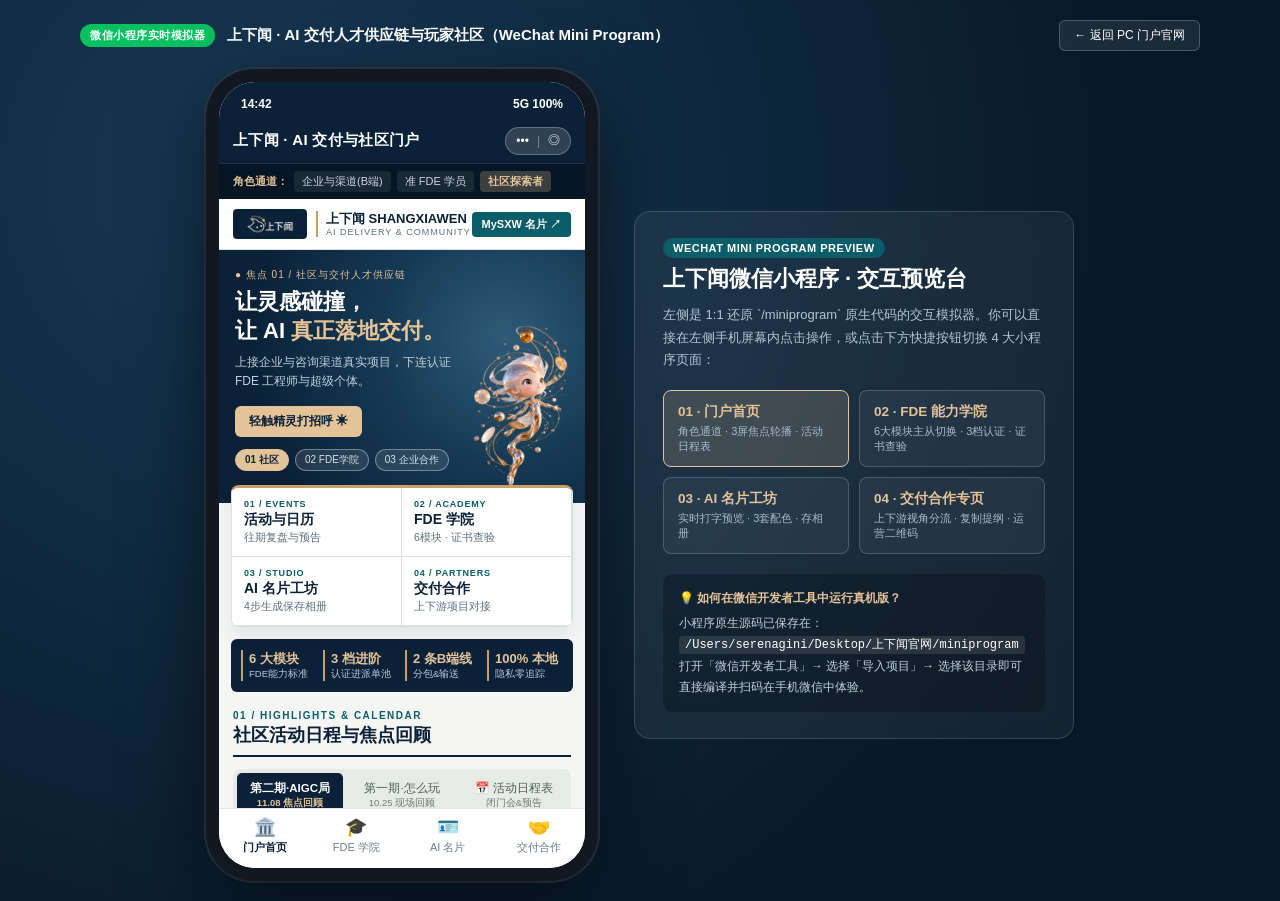
<file: miniprogram-preview.html>
<!doctype html>
<html lang="zh-CN">
<head>
  <meta charset="utf-8">
  <meta name="viewport" content="width=device-width,initial-scale=1,maximum-scale=1,user-scalable=no">
  <title>上下闻微信小程序 · 交互模拟器预览</title>
  <link rel="icon" href="./assets/shangxiawen-logo.png" type="image/png">
  <style>
    :root {
      --navy: #0a2137;
      --navy-deep: #061524;
      --teal: #0b5d69;
      --gold: #c9a063;
      --gold-soft: #e4c398;
      --bg: #f5f6f4;
      --surface: #ffffff;
      --border: #dce1de;
      --text: #182b38;
      --muted: #5c6f7b;
    }
    * { box-sizing: border-box; -webkit-tap-highlight-color: transparent; }
    body {
      margin: 0;
      min-height: 100vh;
      background: radial-gradient(circle at 20% 20%, #163854, #071726 75%);
      font-family: -apple-system, BlinkMacSystemFont, "PingFang SC", "Microsoft YaHei", sans-serif;
      color: var(--text);
      display: flex;
      flex-direction: column;
      align-items: center;
      justify-content: center;
      padding: 20px 16px;
    }

    /* 顶部模拟器说明栏 */
    .sim-top-bar {
      width: min(1120px, 100%);
      display: flex;
      align-items: center;
      justify-content: space-between;
      flex-wrap: wrap;
      gap: 12px;
      margin-bottom: 18px;
      color: #d5e2ed;
    }
    .sim-top-left {
      display: flex;
      align-items: center;
      gap: 12px;
    }
    .sim-badge {
      background: #07c160;
      color: #fff;
      font-size: 11px;
      font-weight: 700;
      padding: 4px 10px;
      border-radius: 20px;
      letter-spacing: 0.5px;
    }
    .sim-top-left strong {
      font-size: 15px;
      color: #fff;
    }
    .sim-top-links {
      display: flex;
      gap: 10px;
      align-items: center;
    }
    .sim-top-links a, .sim-top-links button {
      border: 1px solid rgba(255,255,255,0.22);
      background: rgba(255,255,255,0.08);
      color: #fff;
      text-decoration: none;
      padding: 6px 14px;
      border-radius: 6px;
      font-size: 12px;
      cursor: pointer;
    }
    .sim-top-links a:hover, .sim-top-links button:hover {
      border-color: var(--gold-soft);
      color: var(--gold-soft);
    }

    /* 主体布局：左侧手机模拟器 + 右侧快捷跳页与操作指引 */
    .sim-stage {
      display: flex;
      align-items: center;
      justify-content: center;
      gap: 36px;
      max-width: 1120px;
      width: 100%;
    }

    /* iPhone 外壳 */
    .phone-shell {
      width: 392px;
      height: 812px;
      background: #111822;
      border-radius: 48px;
      padding: 13px;
      box-shadow: 0 30px 80px rgba(0,0,0,0.55), 0 0 0 2px #2c3a4b;
      position: relative;
      flex-shrink: 0;
      display: flex;
      flex-direction: column;
    }
    .phone-screen {
      flex: 1;
      background: var(--bg);
      border-radius: 36px;
      overflow: hidden;
      display: flex;
      flex-direction: column;
      position: relative;
    }

    /* 微信小程序顶部状态栏 + 胶囊导航栏 */
    .wx-status-bar {
      background: var(--navy);
      color: #fff;
      height: 36px;
      padding: 8px 22px 0;
      display: flex;
      justify-content: space-between;
      align-items: center;
      font-size: 12px;
      font-weight: 600;
      flex-shrink: 0;
    }
    .wx-nav-bar {
      background: var(--navy);
      color: #fff;
      height: 46px;
      padding: 0 14px;
      display: flex;
      align-items: center;
      justify-content: space-between;
      flex-shrink: 0;
      border-bottom: 1px solid rgba(255,255,255,0.08);
    }
    .wx-nav-title {
      font-size: 15px;
      font-weight: 600;
      letter-spacing: 0.3px;
      white-space: nowrap;
      overflow: hidden;
      text-overflow: ellipsis;
    }
    .wx-capsule {
      display: flex;
      align-items: center;
      background: rgba(255,255,255,0.15);
      border: 1px solid rgba(255,255,255,0.25);
      border-radius: 16px;
      height: 28px;
      padding: 0 10px;
      gap: 8px;
      font-size: 12px;
    }
    .wx-capsule i {
      font-style: normal;
      opacity: 0.35;
    }

    /* 小程序页面滚动容器 */
    .wx-page-scroll {
      flex: 1;
      overflow-y: auto;
      overflow-x: hidden;
      scroll-behavior: smooth;
    }
    .wx-page-scroll::-webkit-scrollbar { width: 4px; }
    .wx-page-scroll::-webkit-scrollbar-thumb { background: #c2ccc7; border-radius: 4px; }

    /* 微信小程序底部 4 TabBar */
    .wx-tab-bar {
      height: 60px;
      background: #ffffff;
      border-top: 1px solid #e0e5e2;
      display: grid;
      grid-template-columns: repeat(4, 1fr);
      flex-shrink: 0;
      padding-bottom: 4px;
    }
    .wx-tab-item {
      border: 0;
      background: transparent;
      display: flex;
      flex-direction: column;
      align-items: center;
      justify-content: center;
      gap: 2px;
      color: #6c7f8c;
      font-size: 11px;
      cursor: pointer;
    }
    .wx-tab-item .icon {
      font-size: 18px;
      line-height: 1.1;
    }
    .wx-tab-item.active {
      color: var(--navy);
      font-weight: 700;
    }

    /* 小程序 Toast 浮层 */
    .wx-toast {
      position: absolute;
      top: 46%;
      left: 50%;
      transform: translate(-50%, -50%);
      background: rgba(17, 24, 34, 0.9);
      color: #fff;
      padding: 12px 20px;
      border-radius: 8px;
      font-size: 13px;
      z-index: 99;
      pointer-events: none;
      text-align: center;
      box-shadow: 0 8px 24px rgba(0,0,0,0.3);
      max-width: 82%;
    }

    /* 小程序内部通用组件样式 (1:1 对应 app.wxss) */
    .utility-bar {
      background: var(--navy-deep);
      color: #b7c6d4;
      padding: 7px 14px;
      display: flex;
      align-items: center;
      gap: 6px;
      overflow-x: auto;
      white-space: nowrap;
      font-size: 11px;
    }
    .utility-label { color: var(--gold-soft); font-weight: 700; }
    .role-chip {
      border: 0;
      padding: 3px 8px;
      border-radius: 4px;
      background: rgba(255,255,255,0.08);
      color: #c9d6e2;
      font-size: 11px;
      cursor: pointer;
    }
    .role-chip.active {
      background: rgba(228,195,152,0.24);
      color: var(--gold-soft);
      font-weight: 600;
    }
    .brand-header {
      background: #fff;
      padding: 10px 14px;
      display: flex;
      align-items: center;
      justify-content: space-between;
      border-bottom: 1px solid var(--border);
    }
    .brand-left { display: flex; align-items: center; gap: 9px; }
    .brand-logo { width: 74px; height: 30px; background: var(--navy); padding: 3px 6px; border-radius: 4px; object-fit: contain; }
    .brand-title-wrap { border-left: 2px solid var(--gold); padding-left: 8px; }
    .brand-title { display: block; font-size: 13px; font-weight: 700; color: var(--navy); line-height: 1.2; }
    .brand-sub { display: block; font-size: 9px; letter-spacing: 1px; color: var(--muted); }
    .portal-pill {
      border: 0;
      background: var(--teal);
      color: #fff;
      font-size: 11px;
      font-weight: 600;
      padding: 5px 10px;
      border-radius: 4px;
      cursor: pointer;
    }

    /* 首页 Hero 轮播 */
    .hero-box {
      background: radial-gradient(circle at 78% 35%, #2f5b78 0%, #153954 38%, #0a2137 78%);
      color: #fff;
      padding: 18px 16px 32px;
      position: relative;
      min-height: 235px;
    }
    .hero-mascot {
      position: absolute;
      right: -8px;
      bottom: 14px;
      width: 146px;
      height: 165px;
      object-fit: contain;
      cursor: pointer;
      transition: transform 0.35s ease;
    }
    .hero-mascot.waving { transform: rotate(-10deg) scale(1.08); }
    .hero-eyebrow { font-size: 10px; letter-spacing: 1px; color: var(--gold-soft); display: block; margin-bottom: 6px; }
    .hero-h1 { font-size: 22px; font-weight: 700; line-height: 1.3; margin: 0 0 8px; }
    .gold-em { color: var(--gold-soft); font-style: normal; }
    .hero-intro { font-size: 12px; color: #bfd0de; line-height: 1.6; margin: 0 0 14px; max-width: 230px; }
    .hero-dots { display: flex; gap: 6px; margin-top: 12px; }
    .hero-dot {
      border: 1px solid rgba(255,255,255,0.35);
      background: rgba(255,255,255,0.1);
      color: #d6e2ec;
      font-size: 10px;
      padding: 3px 9px;
      border-radius: 12px;
      cursor: pointer;
    }
    .hero-dot.active { background: var(--gold-soft); color: var(--navy); border-color: var(--gold-soft); font-weight: 700; }

    /* 悬浮 Quick Dock */
    .quick-dock {
      margin: -18px 12px 0;
      position: relative;
      z-index: 5;
      background: #fff;
      border-radius: 8px;
      border: 1px solid var(--border);
      border-top: 3px solid var(--gold);
      box-shadow: 0 8px 18px rgba(10,33,55,0.08);
      overflow: hidden;
    }
    .dock-cards { display: grid; grid-template-columns: 1fr 1fr; }
    .dock-card {
      border: 0;
      background: #fff;
      text-align: left;
      padding: 11px 12px;
      border-right: 1px solid var(--border);
      border-bottom: 1px solid var(--border);
      cursor: pointer;
    }
    .dock-card:hover { background: #f2f7f7; }
    .dc-num { display: block; font-size: 9px; color: var(--teal); font-weight: 700; letter-spacing: 0.8px; }
    .dc-title { display: block; font-size: 14px; font-weight: 700; color: var(--navy); margin: 2px 0; }
    .dc-sub { display: block; font-size: 10.5px; color: var(--muted); }

    .stats-strip {
      margin: 12px 12px 0;
      background: var(--navy);
      border-radius: 6px;
      padding: 11px 10px;
      display: grid;
      grid-template-columns: repeat(4, 1fr);
      gap: 6px;
    }
    .stat-cell { border-left: 2px solid var(--gold); padding-left: 6px; }
    .stat-num { display: block; font-size: 13px; font-weight: 700; color: var(--gold-soft); }
    .stat-label { display: block; font-size: 9.5px; color: #b7c8d6; }

    .section-wrap { padding: 18px 14px; }
    .hkmu-sec-head { border-bottom: 2px solid var(--navy); padding-bottom: 8px; margin-bottom: 12px; }
    .sec-kicker { display: block; font-size: 10px; letter-spacing: 1.5px; color: var(--teal); font-weight: 700; }
    .sec-title { display: block; font-size: 18px; font-weight: 700; color: var(--navy); margin-top: 2px; }
    .sec-desc { display: block; font-size: 11.5px; color: var(--muted); margin-top: 3px; }

    .pill-bar {
      display: flex;
      gap: 6px;
      background: #e6ebe6;
      padding: 4px;
      border-radius: 7px;
      margin-bottom: 12px;
    }
    .pill-btn {
      flex: 1;
      border: 0;
      background: transparent;
      padding: 8px 6px;
      border-radius: 5px;
      font-size: 11.5px;
      font-weight: 500;
      color: #4a6058;
      cursor: pointer;
      text-align: center;
    }
    .pill-btn.active {
      background: var(--navy);
      color: #fff;
      font-weight: 600;
    }
    .pill-sub { display: block; font-size: 9.5px; opacity: 0.8; margin-top: 1px; }
    .pill-btn.active .pill-sub { color: var(--gold-soft); opacity: 1; }

    .card-box {
      background: #fff;
      border: 1px solid var(--border);
      border-radius: 8px;
      padding: 14px;
      margin-bottom: 12px;
    }
    .event-cover { width: 100%; height: 165px; object-fit: cover; border-radius: 6px; margin-bottom: 8px; }
    .event-meta { font-size: 11px; color: var(--muted); }
    .event-h3 { font-size: 16px; font-weight: 700; color: var(--navy); margin: 4px 0 6px; }
    .event-desc { font-size: 12.5px; color: #495d69; line-height: 1.65; }

    .expand-trigger {
      width: 100%;
      margin-top: 10px;
      padding: 9px 12px;
      background: #f2f5f3;
      border: 1px solid #ced8d2;
      border-radius: 6px;
      display: flex;
      justify-content: space-between;
      align-items: center;
      font-size: 12px;
      color: var(--navy);
      font-weight: 600;
      cursor: pointer;
    }
    .expand-body {
      margin-top: 8px;
      padding: 10px 12px;
      background: #f9faf8;
      border-left: 3px solid var(--gold);
      border-radius: 4px;
      font-size: 12px;
    }
    .prog-item { margin-bottom: 8px; }
    .prog-item:last-child { margin-bottom: 0; }
    .prog-title { display: block; font-weight: 700; color: var(--navy); }
    .prog-detail { display: block; color: var(--muted); font-size: 11.5px; margin-top: 2px; }

    .gallery-grid { display: grid; grid-template-columns: repeat(3, 1fr); gap: 6px; margin-top: 8px; }
    .gallery-thumb { width: 100%; height: 76px; object-fit: cover; border-radius: 4px; }

    /* 日历列表 */
    .date-row { display: flex; gap: 10px; padding-bottom: 12px; margin-bottom: 12px; border-bottom: 1px solid #ebeeec; }
    .date-row:last-child { border-bottom: 0; margin-bottom: 0; padding-bottom: 0; }
    .date-badge {
      width: 50px;
      flex-shrink: 0;
      background: #f2f5f4;
      border: 1px solid #cfd8d4;
      border-top: 3px solid var(--teal);
      border-radius: 5px;
      text-align: center;
      padding: 5px 2px;
    }
    .date-badge.upcoming { border-top-color: var(--gold); background: #faf6ee; }
    .db-month { display: block; font-size: 9.5px; font-weight: 700; color: var(--muted); }
    .db-day { display: block; font-size: 15px; font-weight: 700; color: var(--navy); }
    .date-tag { display: inline-block; font-size: 10px; padding: 2px 6px; border-radius: 3px; background: #e6f0f1; color: var(--teal); font-weight: 600; margin-bottom: 3px; }
    .date-tag.gold { background: #f5ebd9; color: #8a642f; }
    .date-title { display: block; font-size: 13.5px; font-weight: 700; color: var(--navy); }
    .date-desc { display: block; font-size: 11.5px; color: var(--muted); margin-top: 2px; }

    /* FDE 6模块网格 */
    .mod-grid { display: grid; grid-template-columns: repeat(3, 1fr); gap: 7px; margin-bottom: 12px; }
    .mod-chip {
      border: 1px solid var(--border);
      background: #fff;
      border-radius: 6px;
      padding: 9px 6px;
      text-align: center;
      cursor: pointer;
    }
    .mod-chip.active { background: var(--navy); border-color: var(--navy); color: #fff; }
    .mc-num { display: block; font-size: 10px; font-weight: 700; color: var(--gold); }
    .mod-chip.active .mc-num { color: var(--gold-soft); }
    .mc-name { display: block; font-size: 11.5px; font-weight: 600; margin-top: 2px; }

    .btn-gold {
      border: 0;
      background: var(--gold-soft);
      color: var(--navy);
      font-size: 13px;
      font-weight: 600;
      padding: 10px 16px;
      border-radius: 6px;
      cursor: pointer;
      width: 100%;
    }
    .btn-navy {
      border: 0;
      background: var(--navy);
      color: #fff;
      font-size: 13px;
      font-weight: 600;
      padding: 10px 16px;
      border-radius: 6px;
      cursor: pointer;
      width: 100%;
    }

    /* AI名片预览卡 */
    .mini-ai-card {
      position: relative;
      overflow: hidden;
      border-radius: 10px;
      padding: 14px;
      display: flex;
      justify-content: space-between;
      gap: 10px;
      background: #f5f6f5;
      color: #14272d;
      box-shadow: 0 6px 16px rgba(0,0,0,0.2);
      min-height: 180px;
    }
    .mini-ai-card.paper { background: #f8f5ef; color: #373830; }
    .mini-ai-card.forest { background: #f4f6f1; color: #203a30; }
    .mac-left { width: 105px; display: flex; flex-direction: column; justify-content: space-between; z-index: 2; }
    .mac-right { flex: 1; text-align: right; border-right: 2px solid currentColor; padding-right: 8px; z-index: 2; }

    /* 右侧桌面控制台 */
    .sim-guide-panel {
      flex: 1;
      max-width: 440px;
      background: rgba(255,255,255,0.06);
      border: 1px solid rgba(255,255,255,0.14);
      backdrop-filter: blur(12px);
      border-radius: 16px;
      padding: 26px 28px;
      color: #e2ebf3;
    }
    .sim-guide-panel h2 {
      margin: 8px 0 10px;
      font-size: 22px;
      color: #fff;
    }
    .sim-guide-panel p {
      font-size: 13px;
      color: #b4c6d6;
      line-height: 1.75;
      margin: 0 0 18px;
    }
    .guide-tab-btns {
      display: grid;
      grid-template-columns: 1fr 1fr;
      gap: 10px;
      margin-bottom: 20px;
    }
    .guide-tab-btn {
      border: 1px solid rgba(255,255,255,0.18);
      background: rgba(255,255,255,0.05);
      color: #fff;
      padding: 12px 14px;
      border-radius: 8px;
      text-align: left;
      cursor: pointer;
      transition: 0.18s;
    }
    .guide-tab-btn strong { display: block; font-size: 13.5px; color: var(--gold-soft); margin-bottom: 3px; }
    .guide-tab-btn span { display: block; font-size: 11px; color: #a7bccd; }
    .guide-tab-btn.active, .guide-tab-btn:hover {
      background: rgba(228,195,152,0.18);
      border-color: var(--gold-soft);
    }

    @media (max-width: 860px) {
      .sim-stage { flex-direction: column; }
      .sim-guide-panel { max-width: 392px; }
    }
  </style>
</head>
<body>

  <div class="sim-top-bar">
    <div class="sim-top-left">
      <span class="sim-badge">微信小程序实时模拟器</span>
      <strong>上下闻 · AI 交付人才供应链与玩家社区（WeChat Mini Program）</strong>
    </div>
    <div class="sim-top-links">
      <a href="./index.html">← 返回 PC 门户官网</a>
    </div>
  </div>

  <div class="sim-stage">
    <!-- 左侧 iPhone 微信小程序实时交互机身 -->
    <div class="phone-shell">
      <div class="phone-screen">
        <!-- 微信状态栏 -->
        <div class="wx-status-bar">
          <span>14:42</span>
          <span>5G 100%</span>
        </div>
        <!-- 微信胶囊导航栏 -->
        <div class="wx-nav-bar">
          <span class="wx-nav-title" id="wx-nav-title">上下闻 · AI 交付与社区门户</span>
          <div class="wx-capsule"><span>•••</span><i>|</i><span>◎</span></div>
        </div>

        <!-- Toast 提示 -->
        <div class="wx-toast" id="wx-toast" hidden></div>

        <!-- 页面滚动主视图 -->
        <div class="wx-page-scroll" id="wx-scroll">

          <!-- ==================== TAB 0: 门户首页 (pages/index/index) ==================== -->
          <div class="wx-tab-page" id="page-index">
            <div class="utility-bar">
              <span class="utility-label">角色通道：</span>
              <button class="role-chip" onclick="switchTab('partners', 'company')">企业与渠道(B端)</button>
              <button class="role-chip" onclick="switchTab('fde')">准 FDE 学员</button>
              <button class="role-chip active">社区探索者</button>
            </div>

            <div class="brand-header">
              <div class="brand-left">
                <img class="brand-logo" src="./assets/shangxiawen-logo.png" alt="上下闻">
                <div class="brand-title-wrap">
                  <span class="brand-title">上下闻 SHANGXIAWEN</span>
                  <span class="brand-sub">AI DELIVERY &amp; COMMUNITY</span>
                </div>
              </div>
              <button class="portal-pill" onclick="switchTab('card')">MySXW 名片 ↗</button>
            </div>

            <!-- 3屏焦点横幅 -->
            <div class="hero-box">
              <img class="hero-mascot" id="sim-mascot" src="./assets/spirit-cutout.webp" alt="闻闻精灵" onclick="waveMascot()">
              <div id="hero-slide-0">
                <span class="hero-eyebrow">● 焦点 01 / 社区与交付人才供应链</span>
                <h1 class="hero-h1">让灵感碰撞，<br>让 AI <em class="gold-em">真正落地交付。</em></h1>
                <p class="hero-intro">上接企业与咨询渠道真实项目，下连认证 FDE 工程师与超级个体。</p>
                <button class="btn-gold" style="width:auto;padding:7px 14px;font-size:12px" onclick="waveMascot()">轻触精灵打招呼 ✳</button>
              </div>
              <div id="hero-slide-1" hidden>
                <span class="hero-eyebrow">● 焦点 02 / FDE COMPETENCY v1.0</span>
                <h1 class="hero-h1">AI 时代最缺的，<br>是<em class="gold-em">能驻场交付的人。</em></h1>
                <p class="hero-intro">围绕业务诊断、RAG 知识库、Agent 工作流等 6 大模块培养标准化人才。</p>
                <button class="btn-gold" style="width:auto;padding:7px 14px;font-size:12px" onclick="switchTab('fde')">进入 FDE 能力学院 ↗</button>
              </div>
              <div id="hero-slide-2" hidden>
                <span class="hero-eyebrow">● 焦点 03 / B2B 企业交付伙伴计划</span>
                <h1 class="hero-h1">你有客户与场景，<br>我们出<em class="gold-em">FDE 与交付。</em></h1>
                <p class="hero-intro">面向咨询/培训机构与 AI 产品商提供背靠背分包与人才输送。</p>
                <button class="btn-gold" style="width:auto;padding:7px 14px;font-size:12px" onclick="switchTab('partners', 'company')">企业交付合作专页 ↗</button>
              </div>
              <div class="hero-dots">
                <button class="hero-dot active" onclick="setHeroSlide(0, this)">01 社区</button>
                <button class="hero-dot" onclick="setHeroSlide(1, this)">02 FDE学院</button>
                <button class="hero-dot" onclick="setHeroSlide(2, this)">03 企业合作</button>
              </div>
            </div>

            <!-- 悬浮四宫格 -->
            <div class="quick-dock">
              <div class="dock-cards">
                <button class="dock-card" onclick="document.getElementById('hub-sec').scrollIntoView({behavior:'smooth'})">
                  <span class="dc-num">01 / EVENTS</span>
                  <span class="dc-title">活动与日历</span>
                  <span class="dc-sub">往期复盘与预告</span>
                </button>
                <button class="dock-card" onclick="switchTab('fde')">
                  <span class="dc-num">02 / ACADEMY</span>
                  <span class="dc-title">FDE 学院</span>
                  <span class="dc-sub">6模块 · 证书查验</span>
                </button>
                <button class="dock-card" onclick="switchTab('card')">
                  <span class="dc-num">03 / STUDIO</span>
                  <span class="dc-title">AI 名片工坊</span>
                  <span class="dc-sub">4步生成保存相册</span>
                </button>
                <button class="dock-card" onclick="switchTab('partners')">
                  <span class="dc-num">04 / PARTNERS</span>
                  <span class="dc-title">交付合作</span>
                  <span class="dc-sub">上下游项目对接</span>
                </button>
              </div>
            </div>

            <!-- 数据带 -->
            <div class="stats-strip">
              <div class="stat-cell"><span class="stat-num">6 大模块</span><span class="stat-label">FDE能力标准</span></div>
              <div class="stat-cell"><span class="stat-num">3 档进阶</span><span class="stat-label">认证进派单池</span></div>
              <div class="stat-cell"><span class="stat-num">2 条B端线</span><span class="stat-label">分包&amp;输送</span></div>
              <div class="stat-cell"><span class="stat-num">100% 本地</span><span class="stat-label">隐私零追踪</span></div>
            </div>

            <!-- 活动与日程 (渐进式披露) -->
            <div class="section-wrap" id="hub-sec">
              <div class="hkmu-sec-head">
                <span class="sec-kicker">01 / HIGHLIGHTS &amp; CALENDAR</span>
                <span class="sec-title">社区活动日程与焦点回顾</span>
              </div>

              <div class="pill-bar">
                <button class="pill-btn active" id="hub-btn-second" onclick="setHubTab('second')">
                  <span>第二期·AIGC局</span>
                  <span class="pill-sub">11.08 焦点回顾</span>
                </button>
                <button class="pill-btn" id="hub-btn-first" onclick="setHubTab('first')">
                  <span>第一期·怎么玩</span>
                  <span class="pill-sub">10.25 现场回顾</span>
                </button>
                <button class="pill-btn" id="hub-btn-cal" onclick="setHubTab('cal')">
                  <span>📅 活动日程表</span>
                  <span class="pill-sub">闭门会&amp;预告</span>
                </button>
              </div>

              <!-- 第二期 -->
              <div class="card-box" id="hub-panel-second">
                <img class="event-cover" src="./assets/events/aigc-2026-11-08-4.webp" alt="AIGC共创局">
                <div class="event-meta">2026 年 11 月 8 日 · 深圳华侨城晓宇宙咖啡馆</div>
                <div class="event-h3">第二期：AIGC 共创局</div>
                <div class="event-desc">从主题分享走向围桌交流。大家带着想法和电脑，现场讨论电商商品图生成、AI短剧分镜与跨行业应用。</div>

                <button class="expand-trigger" onclick="toggleBox('exp-p2', this)">
                  <span>渐进展开：查看第二期的 4 个核心环节</span><span>＋ 展开</span>
                </button>
                <div class="expand-body" id="exp-p2" hidden>
                  <div class="prog-item"><span class="prog-title">01｜AIGC 实战分享</span><span class="prog-detail">TikTok AI 生图与视频专家拆解电商广告与 AI 短剧分镜。</span></div>
                  <div class="prog-item"><span class="prog-title">02｜跨行业交流</span><span class="prog-detail">聊 AI Agent 与产品落地，连接电商、制造与教育场景。</span></div>
                  <div class="prog-item"><span class="prog-title">03｜AI 创意挑战赛</span><span class="prog-detail">4–5 人组成小队，现场用 AI 完成海报或短剧作品。</span></div>
                  <div class="prog-item"><span class="prog-title">04｜自由交流</span><span class="prog-detail">让懂技术的人遇见真实场景，让有想法的人找到伙伴。</span></div>
                </div>

                <button class="expand-trigger" onclick="toggleBox('exp-g2', this)">
                  <span>渐进展开：浏览另外 3 张现场照片</span><span>＋ 展开</span>
                </button>
                <div class="gallery-grid" id="exp-g2" hidden>
                  <img class="gallery-thumb" src="./assets/events/aigc-2026-11-08-1.webp" alt="现场1">
                  <img class="gallery-thumb" src="./assets/events/aigc-2026-11-08-2.webp" alt="现场2">
                  <img class="gallery-thumb" src="./assets/events/aigc-2026-11-08-3.webp" alt="现场3">
                </div>
              </div>

              <!-- 第一期 -->
              <div class="card-box" id="hub-panel-first" hidden>
                <img class="event-cover" src="./assets/events/ai-meetup-2026-10-25-1.webp" alt="第一期">
                <div class="event-meta">2026 年 10 月 25 日 · 深圳华侨城晓宇宙咖啡</div>
                <div class="event-h3">第一期：AI 怎么玩儿起来</div>
                <div class="event-desc">现场有来自制造业、金融业的参与者，也有 00 后 AI 硬件创业者。</div>
                <button class="expand-trigger" onclick="toggleBox('exp-p1', this)">
                  <span>渐进展开：查看第一期的 4 个核心环节</span><span>＋ 展开</span>
                </button>
                <div class="expand-body" id="exp-p1" hidden>
                  <div class="prog-item"><span class="prog-title">01｜思维投票</span><span class="prog-detail">现场匿名投票选出最有价值的 AI 创意。</span></div>
                  <div class="prog-item"><span class="prog-title">02｜开发分享</span><span class="prog-detail">嘉宾分享从构思、避坑到商业化项目的真实历程。</span></div>
                  <div class="prog-item"><span class="prog-title">03｜免费学习</span><span class="prog-detail">完成 AI 工具使用的 0–1 入门。</span></div>
                  <div class="prog-item"><span class="prog-title">04｜自由交流</span><span class="prog-detail">结识极客、设计师和创业者。</span></div>
                </div>
              </div>

              <!-- 日程表 -->
              <div class="card-box" id="hub-panel-cal" hidden>
                <div class="date-row">
                  <div class="date-badge upcoming"><span class="db-month">DEC</span><span class="db-day">待定</span></div>
                  <div>
                    <span class="date-tag gold">筹备中 · 铁律一锁需求</span>
                    <span class="date-title">企业 AI 交付闭门会（20人定向邀约）</span>
                    <span class="date-desc">面向咨询/培训机构与有 AI 落地需求的企业负责人，梳理意向分包项目。</span>
                  </div>
                </div>
                <div class="date-row">
                  <div class="date-badge upcoming"><span class="db-month">JAN</span><span class="db-day">待定</span></div>
                  <div>
                    <span class="date-tag gold">报名待开放</span>
                    <span class="date-title">深圳城市沙龙 &amp; 首期 FDE 启航营开放日</span>
                    <span class="date-desc">50–100 人跨行业线下交流，解读《FDE 能力模型 v1.0》。</span>
                  </div>
                </div>
                <div class="date-row">
                  <div class="date-badge"><span class="db-month">NOV</span><span class="db-day">08</span></div>
                  <div>
                    <span class="date-tag">已圆满结束</span>
                    <span class="date-title">第二期 · 深圳 AI 沙龙：AIGC 共创局</span>
                  </div>
                </div>
              </div>
            </div>
          </div>

          <!-- ==================== TAB 1: FDE 学院 (pages/fde/fde) ==================== -->
          <div class="wx-tab-page" id="page-fde" hidden>
            <div style="background:var(--navy);color:#fff;padding:18px 15px 20px">
              <span style="font-size:10px;color:var(--gold-soft);border:1px solid rgba(228,195,152,0.4);padding:3px 9px;border-radius:15px">● STANDARD v1.0 · 2026-11</span>
              <h2 style="font-size:21px;margin:10px 0 6px">AI 时代最缺的，<br>是<span style="color:var(--gold-soft)">能把方案交付的人。</span></h2>
              <p style="font-size:12px;color:#b8c9d6;margin:0;line-height:1.6">上下闻 FDE（前线部署工程师）能力模型与三级认证体系。</p>
            </div>

            <div class="section-wrap">
              <div class="hkmu-sec-head">
                <span class="sec-kicker">01 / FDE COMPETENCY MODEL (6 MODULES)</span>
                <span class="sec-title">FDE 能力模型六大必修模块</span>
                <span class="sec-desc">点选任一模块编号，下方渐进披露交付产出与考核方式。</span>
              </div>

              <div class="mod-grid" id="sim-mod-grid">
                <button class="mod-chip active" onclick="selectSimMod(0)"><span class="mc-num">M01</span><span class="mc-name">业务诊断</span></button>
                <button class="mod-chip" onclick="selectSimMod(1)"><span class="mc-num">M02</span><span class="mc-name">知识库RAG</span></button>
                <button class="mod-chip" onclick="selectSimMod(2)"><span class="mc-num">M03</span><span class="mc-name">工作流编排</span></button>
                <button class="mod-chip" onclick="selectSimMod(3)"><span class="mc-num">M04</span><span class="mc-name">系统集成</span></button>
                <button class="mod-chip" onclick="selectSimMod(4)"><span class="mc-num">M05</span><span class="mc-name">价值销售</span></button>
                <button class="mod-chip" onclick="selectSimMod(5)"><span class="mc-num">M06</span><span class="mc-name">交付验收</span></button>
              </div>

              <div class="card-box" style="border-top:3px solid var(--teal)">
                <span class="sec-kicker" id="sm-code">MODULE 01 / 06 · 需求侧起点</span>
                <div class="event-h3" id="sm-title">业务诊断与需求边界</div>
                <div class="event-desc" id="sm-desc">走进企业业务现场，识别哪些环节适合用 AI 改造、哪些应当保留人工规则，拦截伪需求并制定清晰的验收指标。</div>
                <div style="margin-top:12px;padding-top:10px;border-top:1px solid var(--border);font-size:12px">
                  <div style="margin-bottom:6px"><strong>📦 标准交付产出：</strong><span id="sm-out" style="color:var(--muted)">业务场景诊断书、ROI 测算与验收清单</span></div>
                  <div><strong>🎯 实战考核方式：</strong><span id="sm-exam" style="color:var(--muted)">真实企业案例需求拆解与防坑答辩</span></div>
                </div>
              </div>

              <!-- 三档认证 -->
              <div class="hkmu-sec-head" style="margin-top:18px">
                <span class="sec-kicker">02 / TRAINING &amp; CERTIFICATION</span>
                <span class="sec-title">三档培养与认证：卖的是接单资格</span>
              </div>
              <div class="pill-bar" id="sim-tier-tabs">
                <button class="pill-btn active" onclick="selectSimTier(1)">★ 认证FDE<span class="pill-sub">¥1,999 推荐</span></button>
                <button class="pill-btn" onclick="selectSimTier(2)">FDE+销售<span class="pill-sub">¥2,999 双栖</span></button>
                <button class="pill-btn" onclick="selectSimTier(0)">启航营<span class="pill-sub">¥999 入门</span></button>
              </div>
              <div class="card-box" id="sim-tier-box" style="background:var(--navy);color:#fff">
                <div style="display:flex;justify-content:space-between;align-items:center">
                  <span style="font-size:10px;background:var(--gold-soft);color:var(--navy);padding:2px 8px;border-radius:4px;font-weight:700" id="st-badge">TIER 02 · 核心主力</span>
                  <strong style="font-size:19px;color:var(--gold-soft)" id="st-price">¥1,999 / 期</strong>
                </div>
                <div style="font-size:17px;font-weight:700;margin:8px 0 6px" id="st-title">认证 FDE 工程师</div>
                <p style="font-size:12px;opacity:0.88;margin:0 0 12px" id="st-desc">师徒制带队实战，考核通过授予 L1–L3 认证编号，正式进入官方 FDE 交付人才池（平台服务抽成参考 20%）。</p>
                <button class="btn-gold" onclick="switchTab('partners')">咨询排期与考核要求 ↗</button>
              </div>

              <!-- 证书查验 -->
              <div class="hkmu-sec-head" style="margin-top:18px">
                <span class="sec-kicker">03 / VERIFICATION</span>
                <span class="sec-title">FDE 证书编号在线核验</span>
              </div>
              <div class="card-box">
                <div style="display:flex;gap:8px">
                  <input id="sim-cert-input" value="SXW-FDE-2026001" style="flex:1;padding:8px 10px;border:1px solid #c2cdc8;border-radius:6px;font-size:12px" placeholder="输入编号">
                  <button class="btn-navy" style="width:auto;padding:8px 16px" onclick="verifySimCert()">核验</button>
                </div>
                <div id="sim-cert-res" style="margin-top:10px;padding:10px;border-radius:6px;background:#e7f3ed;color:#1c543d;font-size:12px;line-height:1.6">
                  <strong>✓ 核验通过 · SXW-FDE-2026001</strong><br>持证人：林*（示例）｜ 级别：L2 独立交付 FDE<br>考核：M01–M06 全通过 ｜ 状态：有效
                </div>
              </div>
            </div>
          </div>

          <!-- ==================== TAB 2: AI 名片 (pages/card/card) ==================== -->
          <div class="wx-tab-page" id="page-card" hidden>
            <div style="background:var(--navy);padding:12px 14px 16px">
              <div style="display:flex;justify-content:space-between;font-size:10.5px;color:#b7c8d6;margin-bottom:8px">
                <span>上下闻社区版 · 横版 AI 名片实时预览</span>
                <span style="color:var(--gold-soft)">Canvas 2D 本地合成</span>
              </div>
              <div class="mini-ai-card" id="sim-card-preview">
                <div class="mac-left">
                  <div>
                    <img src="./assets/shangxiawen-logo.png" alt="上下闻" style="width:72px;height:28px;object-fit:contain;background:var(--navy);padding:2px 5px;border-radius:3px">
                    <span style="display:block;font-size:8.5px;color:#687a80;margin-top:3px">在交流中生长，让灵感上下相闻</span>
                  </div>
                  <div style="display:flex;gap:6px;margin-top:10px">
                    <div style="background:#fff;padding:3px;border-radius:4px;text-align:center;box-shadow:0 2px 6px rgba(0,0,0,0.1)">
                      <img src="./assets/community-qr.png" alt="二维码" style="width:42px;height:42px;display:block">
                      <span style="font-size:7.5px;color:#555">上下闻社区</span>
                    </div>
                  </div>
                </div>
                <div class="mac-right">
                  <strong style="font-size:18px;display:block" id="sc-name">好奇的 AI 探索者</strong>
                  <div style="width:70px;height:1.5px;background:currentColor;margin:4px 0 6px auto"></div>
                  <span style="font-size:11px;font-weight:600;display:block" id="sc-role">FDE 工程师 · 互联网 / 科技</span>
                  <span style="font-size:10px;color:#687a80;display:block;margin:4px 0" id="sc-bio">想把好玩的 AI，带进真实的工作与生活。</span>
                  <span style="font-size:10px;font-weight:600;color:#185d73;display:block">#图像生成  #智能体/Agent  #工作流</span>
                </div>
              </div>
              <div style="display:flex;gap:6px;margin-top:10px">
                <button class="role-chip active" onclick="setSimCardTheme('', this)">海湾蓝</button>
                <button class="role-chip" onclick="setSimCardTheme('paper', this)">暖纸棕</button>
                <button class="role-chip" onclick="setSimCardTheme('forest', this)">森林绿</button>
              </div>
            </div>

            <div class="section-wrap">
              <div class="pill-bar" id="sim-wz-tabs">
                <button class="pill-btn active" onclick="setSimStep(0)">1.基础身份</button>
                <button class="pill-btn" onclick="setSimStep(1)">2.兴趣标签</button>
                <button class="pill-btn" onclick="setSimStep(2)">3.供需连接</button>
              </div>

              <div class="card-box" id="sim-step-0">
                <label style="display:block;font-size:12px;margin-bottom:10px">名片称呼 *
                  <input style="width:100%;padding:8px;margin-top:4px;border:1px solid #c7d1cd;border-radius:6px" placeholder="输入你的称呼，上方实时同步" oninput="document.getElementById('sc-name').textContent=this.value||'好奇的 AI 探索者'">
                </label>
                <label style="display:block;font-size:12px;margin-bottom:10px">角色 / 身份
                  <input style="width:100%;padding:8px;margin-top:4px;border:1px solid #c7d1cd;border-radius:6px" placeholder="例如：FDE 工程师、产品经理" oninput="document.getElementById('sc-role').textContent=this.value||'FDE 工程师'">
                </label>
                <label style="display:block;font-size:12px">一句话介绍
                  <input style="width:100%;padding:8px;margin-top:4px;border:1px solid #c7d1cd;border-radius:6px" placeholder="你正在用 AI 探索什么？" oninput="document.getElementById('sc-bio').textContent=this.value||'想把好玩的 AI，带进真实的工作与生活。'">
                </label>
              </div>

              <div class="card-box" id="sim-step-1" hidden>
                <p style="font-size:12px;margin:0 0 8px">点击选择 AI 兴趣方向（最多 5 项）：</p>
                <div style="display:flex;flex-wrap:wrap;gap:6px">
                  <span style="padding:5px 10px;border-radius:15px;background:var(--navy);color:var(--gold-soft);font-size:11px"># 图像生成</span>
                  <span style="padding:5px 10px;border-radius:15px;background:var(--navy);color:var(--gold-soft);font-size:11px"># 智能体 / Agent</span>
                  <span style="padding:5px 10px;border-radius:15px;background:var(--navy);color:var(--gold-soft);font-size:11px"># 工作流自动化</span>
                  <span style="padding:5px 10px;border-radius:15px;background:#eef2ef;color:#4f635b;font-size:11px"># AI 编程</span>
                  <span style="padding:5px 10px;border-radius:15px;background:#eef2ef;color:#4f635b;font-size:11px"># 行业应用</span>
                </div>
              </div>

              <div class="card-box" id="sim-step-2" hidden>
                <label style="display:block;font-size:12px;margin-bottom:10px">我可以分享 / 正在做的事
                  <input style="width:100%;padding:8px;margin-top:4px;border:1px solid #c7d1cd;border-radius:6px" placeholder="例如：企业 RAG 知识库落地经验">
                </label>
                <label style="display:block;font-size:12px">我希望连接
                  <input style="width:100%;padding:8px;margin-top:4px;border:1px solid #c7d1cd;border-radius:6px" placeholder="例如：有 B 端客户资源的咨询伙伴">
                </label>
              </div>

              <div style="display:flex;gap:8px">
                <button class="btn-gold" onclick="showToast('✓ 已模拟调用 Canvas 2D 生成高清名片存相册')">💾 生成高清名片存相册</button>
                <button class="btn-navy" onclick="showToast('✓ 名片文字介绍已复制到剪贴板')">⧉ 复制文字</button>
              </div>
            </div>
          </div>

          <!-- ==================== TAB 3: 交付合作 (pages/partners/partners) ==================== -->
          <div class="wx-tab-page" id="page-partners" hidden>
            <div style="background:#092d39;color:#fff;padding:18px 15px 20px">
              <span style="font-size:10px;color:var(--gold-soft)">● 上下闻 · AI 交付伙伴计划</span>
              <h2 style="font-size:21px;margin:8px 0 6px">让 AI 的可能，<br>走进<span style="color:var(--gold-soft)">真实业务。</span></h2>
              <p style="font-size:12px;color:#b8c9c9;margin:0">上接企业与咨询渠道项目 ↕ 下连认证 FDE 与实施团队</p>
            </div>

            <div class="section-wrap">
              <div class="hkmu-sec-head">
                <span class="sec-kicker">01 / CHOOSE YOUR SIDE</span>
                <span class="sec-title">选择你的合作视角</span>
              </div>

              <div class="pill-bar">
                <button class="pill-btn active" id="p-side-provider" onclick="setPartnerSide('provider')">
                  <span>B / 我是FDE与伙伴</span><span class="pill-sub">下游供给侧：接项目</span>
                </button>
                <button class="pill-btn" id="p-side-company" onclick="setPartnerSide('company')">
                  <span>A / 我是企业与渠道</span><span class="pill-sub">上游需求侧：找交付</span>
                </button>
              </div>

              <div class="card-box" id="p-box-provider">
                <span class="sec-kicker">B / 实施伙伴与 FDE 侧（下）</span>
                <div class="event-h3">把你的经验，用在适合的项目里。</div>
                <div class="event-desc">欢迎认证 FDE、AI 销售顾问、独立开发者与 OPC 团队。我们分别了解具体执行人、实际经验与档期。</div>
              </div>

              <div class="card-box" id="p-box-company" hidden>
                <span class="sec-kicker">A / 产品、咨询与培训渠道方（上）</span>
                <div class="event-h3">你的产品与客户，需要更多实施力量。</div>
                <div class="event-desc">支持背靠背分包、人天派驻或联合体交付。先梳理任务范围与现场条件，核实经验与档期，双方认可后定向介绍。</div>
              </div>

              <!-- 沟通提纲与运营微信 -->
              <div class="hkmu-sec-head" style="margin-top:16px">
                <span class="sec-kicker">02 / 2-STEP CONNECT</span>
                <span class="sec-title">一键复制提纲 &amp; 联系运营</span>
              </div>

              <div class="card-box" style="background:#092d39;color:#fff">
                <span style="font-size:11px;color:var(--gold-soft);font-weight:700">STEP 1 · 沟通提纲预览</span>
                <pre id="sim-outline-text" style="background:#103945;padding:10px;border-radius:6px;font-size:11px;color:#d0dfdf;white-space:pre-wrap;line-height:1.65;margin:8px 0 12px">你好，我想了解上下闻的交付伙伴计划（个人伙伴 / FDE）。
我的称呼：
擅长的产品 / 实施方向：
可参与城市 / 远程：
近期可用档期：</pre>
                <button class="btn-gold" onclick="copySimOutline()">📋 一键复制沟通提纲</button>
              </div>

              <div class="card-box" style="text-align:center">
                <span style="font-size:11px;color:var(--teal);font-weight:700">STEP 2 · 扫码或长按添加上下闻运营 · 闻闻</span>
                <img src="./assets/operations-wechat.jpg" alt="运营微信二维码" style="width:170px;height:210px;object-fit:contain;margin:10px auto;border-radius:8px;border:1px solid var(--border)">
                <span style="font-size:11px;color:var(--muted);display:block">先交流意向，再由运营私下核实对接</span>
              </div>
            </div>
          </div>

        </div>

        <!-- 微信小程序底部 4 TabBar -->
        <div class="wx-tab-bar">
          <button class="wx-tab-item active" data-tab="index" onclick="switchTab('index')">
            <span class="icon">🏛️</span><span>门户首页</span>
          </button>
          <button class="wx-tab-item" data-tab="fde" onclick="switchTab('fde')">
            <span class="icon">🎓</span><span>FDE 学院</span>
          </button>
          <button class="wx-tab-item" data-tab="card" onclick="switchTab('card')">
            <span class="icon">🪪</span><span>AI 名片</span>
          </button>
          <button class="wx-tab-item" data-tab="partners" onclick="switchTab('partners')">
            <span class="icon">🤝</span><span>交付合作</span>
          </button>
        </div>
      </div>
    </div>

    <!-- 右侧操作指引与快捷跳页控制台 -->
    <div class="sim-guide-panel">
      <span class="sim-badge" style="background:#0b5d69">WECHAT MINI PROGRAM PREVIEW</span>
      <h2>上下闻微信小程序 · 交互预览台</h2>
      <p>左侧是 1:1 还原 `/miniprogram` 原生代码的交互模拟器。你可以直接在左侧手机屏幕内点击操作，或点击下方快捷按钮切换 4 大小程序页面：</p>

      <div class="guide-tab-btns">
        <button class="guide-tab-btn active" id="gbtn-index" onclick="switchTab('index')">
          <strong>01 · 门户首页</strong>
          <span>角色通道 · 3屏焦点轮播 · 活动日程表</span>
        </button>
        <button class="guide-tab-btn" id="gbtn-fde" onclick="switchTab('fde')">
          <strong>02 · FDE 能力学院</strong>
          <span>6大模块主从切换 · 3档认证 · 证书查验</span>
        </button>
        <button class="guide-tab-btn" id="gbtn-card" onclick="switchTab('card')">
          <strong>03 · AI 名片工坊</strong>
          <span>实时打字预览 · 3套配色 · 存相册</span>
        </button>
        <button class="guide-tab-btn" id="gbtn-partners" onclick="switchTab('partners')">
          <strong>04 · 交付合作专页</strong>
          <span>上下游视角分流 · 复制提纲 · 运营二维码</span>
        </button>
      </div>

      <div style="background:rgba(0,0,0,0.25);padding:14px 16px;border-radius:10px;font-size:12px;line-height:1.75;color:#bfd0de">
        <strong style="color:var(--gold-soft);display:block;margin-bottom:4px">💡 如何在微信开发者工具中运行真机版？</strong>
        小程序原生源码已保存在：<br>
        <code style="color:#fff;background:rgba(255,255,255,0.1);padding:2px 6px;border-radius:4px">/Users/serenagini/Desktop/上下闻官网/miniprogram</code><br>
        打开「微信开发者工具」→ 选择「导入项目」→ 选择该目录即可直接编译并扫码在手机微信中体验。
      </div>
    </div>
  </div>

  <script>
    const navTitles = {
      index: '上下闻 · AI 交付与社区门户',
      fde: 'FDE 能力学院与证书核验',
      card: 'AI 名片 4 步定制工坊',
      partners: 'AI 交付伙伴计划与合作'
    };

    function showToast(msg) {
      const t = document.getElementById('wx-toast');
      t.textContent = msg;
      t.hidden = false;
      clearTimeout(window._toastTimer);
      window._toastTimer = setTimeout(() => { t.hidden = true; }, 1800);
    }

    function switchTab(tab, partnerSide) {
      ['index', 'fde', 'card', 'partners'].forEach(k => {
        document.getElementById('page-' + k).hidden = (k !== tab);
        document.getElementById('gbtn-' + k)?.classList.toggle('active', k === tab);
      });
      document.querySelectorAll('.wx-tab-item').forEach(btn => {
        btn.classList.toggle('active', btn.dataset.tab === tab);
      });
      document.getElementById('wx-nav-title').textContent = navTitles[tab];
      document.getElementById('wx-scroll').scrollTop = 0;
      if (partnerSide) setPartnerSide(partnerSide);
    }

    function waveMascot() {
      const m = document.getElementById('sim-mascot');
      m.classList.add('waving');
      showToast('闻闻向你挥手问好 ✳');
      setTimeout(() => m.classList.remove('waving'), 900);
    }

    function setHeroSlide(idx, btn) {
      [0, 1, 2].forEach(i => {
        document.getElementById('hero-slide-' + i).hidden = (i !== idx);
      });
      document.querySelectorAll('.hero-dot').forEach(d => d.classList.toggle('active', d === btn));
    }

    function setHubTab(tab) {
      ['second', 'first', 'cal'].forEach(k => {
        document.getElementById('hub-panel-' + k).hidden = (k !== tab);
        document.getElementById('hub-btn-' + k).classList.toggle('active', k === tab);
      });
    }

    function toggleBox(id, btn) {
      const el = document.getElementById(id);
      el.hidden = !el.hidden;
      btn.querySelector('span:last-child').textContent = el.hidden ? '＋ 展开' : '－ 收起';
    }

    const simMods = [
      { code: 'MODULE 01 / 06 · 需求侧起点', title: '业务诊断与需求边界', desc: '走进企业业务现场，识别哪些环节适合用 AI 改造、哪些应当保留人工规则，拦截伪需求并制定清晰的验收指标。', out: '业务场景诊断书、ROI 测算与验收清单', exam: '真实企业案例需求拆解与防坑答辩' },
      { code: 'MODULE 02 / 06 · 数据与知识层', title: '知识库治理与 RAG 检索', desc: '清洗企业非结构化文档（PDF、表格、手册），设计切片策略、元数据标签与检索增强管线，解决幻觉与答非所问。', out: '高准确率企业知识库、QA 测试集（≥50 题）', exam: '召回率与回答准确率盲测达标' },
      { code: 'MODULE 03 / 06 · 流程编排层', title: '业务工作流与 Agent 编排', desc: '使用主流编排工具（Dify / Coze / n8n 等）把多步业务动作串成稳定流程，设计人工复核与异常兜底节点。', out: '可稳定运行的自动化工作流与异常处理手册', exam: '给定边界条件下的压力测试与容错验收' },
      { code: 'MODULE 04 / 06 · 系统工程层', title: '应用集成与环境部署', desc: '将 AI 能力接入企微、飞书、钉钉或现有业务系统 API，处理私有化/云端环境配置、权限隔离与数据安全合规。', out: '端到端集成系统、接口文档与安全检查表', exam: '跨平台联调演示与权限安全审查' },
      { code: 'MODULE 05 / 06 · 商业转化层', title: 'AI 方案沟通与价值销售', desc: '面向企业决策者与业务负责人，用听得懂的业务语言讲清 AI 方案价值、边界与报价逻辑，现场演示 POC。', out: 'POC 现场演示方案、立项建议书与报价单', exam: '模拟客户老板与业务主管现场高压问答' },
      { code: 'MODULE 06 / 06 · 闭环沉淀层', title: '交付验收、赋能与复盘', desc: '编写一线员工看得懂的操作 SOP，完成客户团队培训交接，并将项目脱敏沉淀为可复用的行业模板。', out: '客户交接 SOP、培训课件与脱敏交付复盘报告', exam: '交付物完整性评审与客户满意度模拟验收' }
    ];
    function selectSimMod(idx) {
      const m = simMods[idx];
      document.getElementById('sm-code').textContent = m.code;
      document.getElementById('sm-title').textContent = m.title;
      document.getElementById('sm-desc').textContent = m.desc;
      document.getElementById('sm-out').textContent = m.out;
      document.getElementById('sm-exam').textContent = m.exam;
      document.querySelectorAll('#sim-mod-grid .mod-chip').forEach((c, i) => c.classList.toggle('active', i === idx));
    }

    const simTiers = [
      { badge: 'TIER 01 · 入门实战', price: '¥999 / 期', title: 'AI 交付启航营', desc: '掌握 FDE 六大模块基础方法、跑通真实企业脱敏场景沙盘演练，结业颁发完课证明（暂不进派单池）。' },
      { badge: 'TIER 02 · 核心主力', price: '¥1,999 / 期', title: '认证 FDE 工程师', desc: '师徒制带队实战，考核通过授予 L1–L3 认证编号，正式进入官方 FDE 交付人才池（平台服务抽成参考 20%）。' },
      { badge: 'TIER 03 · 复合伙伴', price: '¥2,999 / 期', title: 'FDE + AI 销售双栖班', desc: '涵盖 FDE 交付能力 + AI 销售谈单陪跑方法论，具备带队交付与渠道分销资格（平台服务抽成参考 15%）。' }
    ];
    function selectSimTier(idx) {
      const t = simTiers[idx];
      document.getElementById('st-badge').textContent = t.badge;
      document.getElementById('st-price').textContent = t.price;
      document.getElementById('st-title').textContent = t.title;
      document.getElementById('st-desc').textContent = t.desc;
      const btns = document.querySelectorAll('#sim-tier-tabs .pill-btn');
      btns[0].classList.toggle('active', idx === 1);
      btns[1].classList.toggle('active', idx === 2);
      btns[2].classList.toggle('active', idx === 0);
    }

    function verifySimCert() {
      const code = document.getElementById('sim-cert-input').value.trim().toUpperCase();
      const box = document.getElementById('sim-cert-res');
      if (code === 'SXW-FDE-2026001' || code === 'SXW-FDE-2026002') {
        box.style.background = '#e7f3ed';
        box.style.color = '#1c543d';
        box.innerHTML = `<strong>✓ 核验通过 · ${code}</strong><br>持证人：${code.endsWith('1') ? '林*' : '陈*'}（示例）｜ 级别：${code.endsWith('1') ? 'L2 独立交付 FDE' : 'L3 架构与带队 FDE'}<br>考核：M01–M06 全通过 ｜ 状态：有效`;
      } else {
        box.style.background = '#f9f1e6';
        box.style.color = '#7a5221';
        box.innerHTML = `未查询到编号 <strong>${code || '空'}</strong> 的记录（可输入 SXW-FDE-2026001 体验）。`;
      }
    }

    function setSimCardTheme(theme, btn) {
      document.getElementById('sim-card-preview').className = 'mini-ai-card ' + theme;
      btn.parentElement.querySelectorAll('.role-chip').forEach(c => c.classList.toggle('active', c === btn));
    }

    function setSimStep(idx) {
      [0, 1, 2].forEach(i => {
        document.getElementById('sim-step-' + i).hidden = (i !== idx);
      });
      document.querySelectorAll('#sim-wz-tabs .pill-btn').forEach((b, i) => b.classList.toggle('active', i === idx));
    }

    function setPartnerSide(side) {
      document.getElementById('p-side-provider').classList.toggle('active', side === 'provider');
      document.getElementById('p-side-company').classList.toggle('active', side === 'company');
      document.getElementById('p-box-provider').hidden = (side !== 'provider');
      document.getElementById('p-box-company').hidden = (side !== 'company');
      document.getElementById('sim-outline-text').textContent = side === 'company'
        ? '你好，我们为客户交付 AI 产品或解决方案，想沟通实施合作（产品 / 渠道商）。\n团队 / 产品称呼：\n当前客户项目要解决的问题：\n实施范围 / 期望时间：'
        : '你好，我想了解上下闻的交付伙伴计划（个人伙伴 / FDE）。\n我的称呼：\n擅长的产品 / 实施方向：\n可参与城市 / 远程：\n近期可用档期：';
    }

    function copySimOutline() {
      navigator.clipboard?.writeText(document.getElementById('sim-outline-text').textContent);
      showToast('✓ 沟通提纲已复制，可去微信粘贴');
    }
  </script>
</body>
</html>
</file>
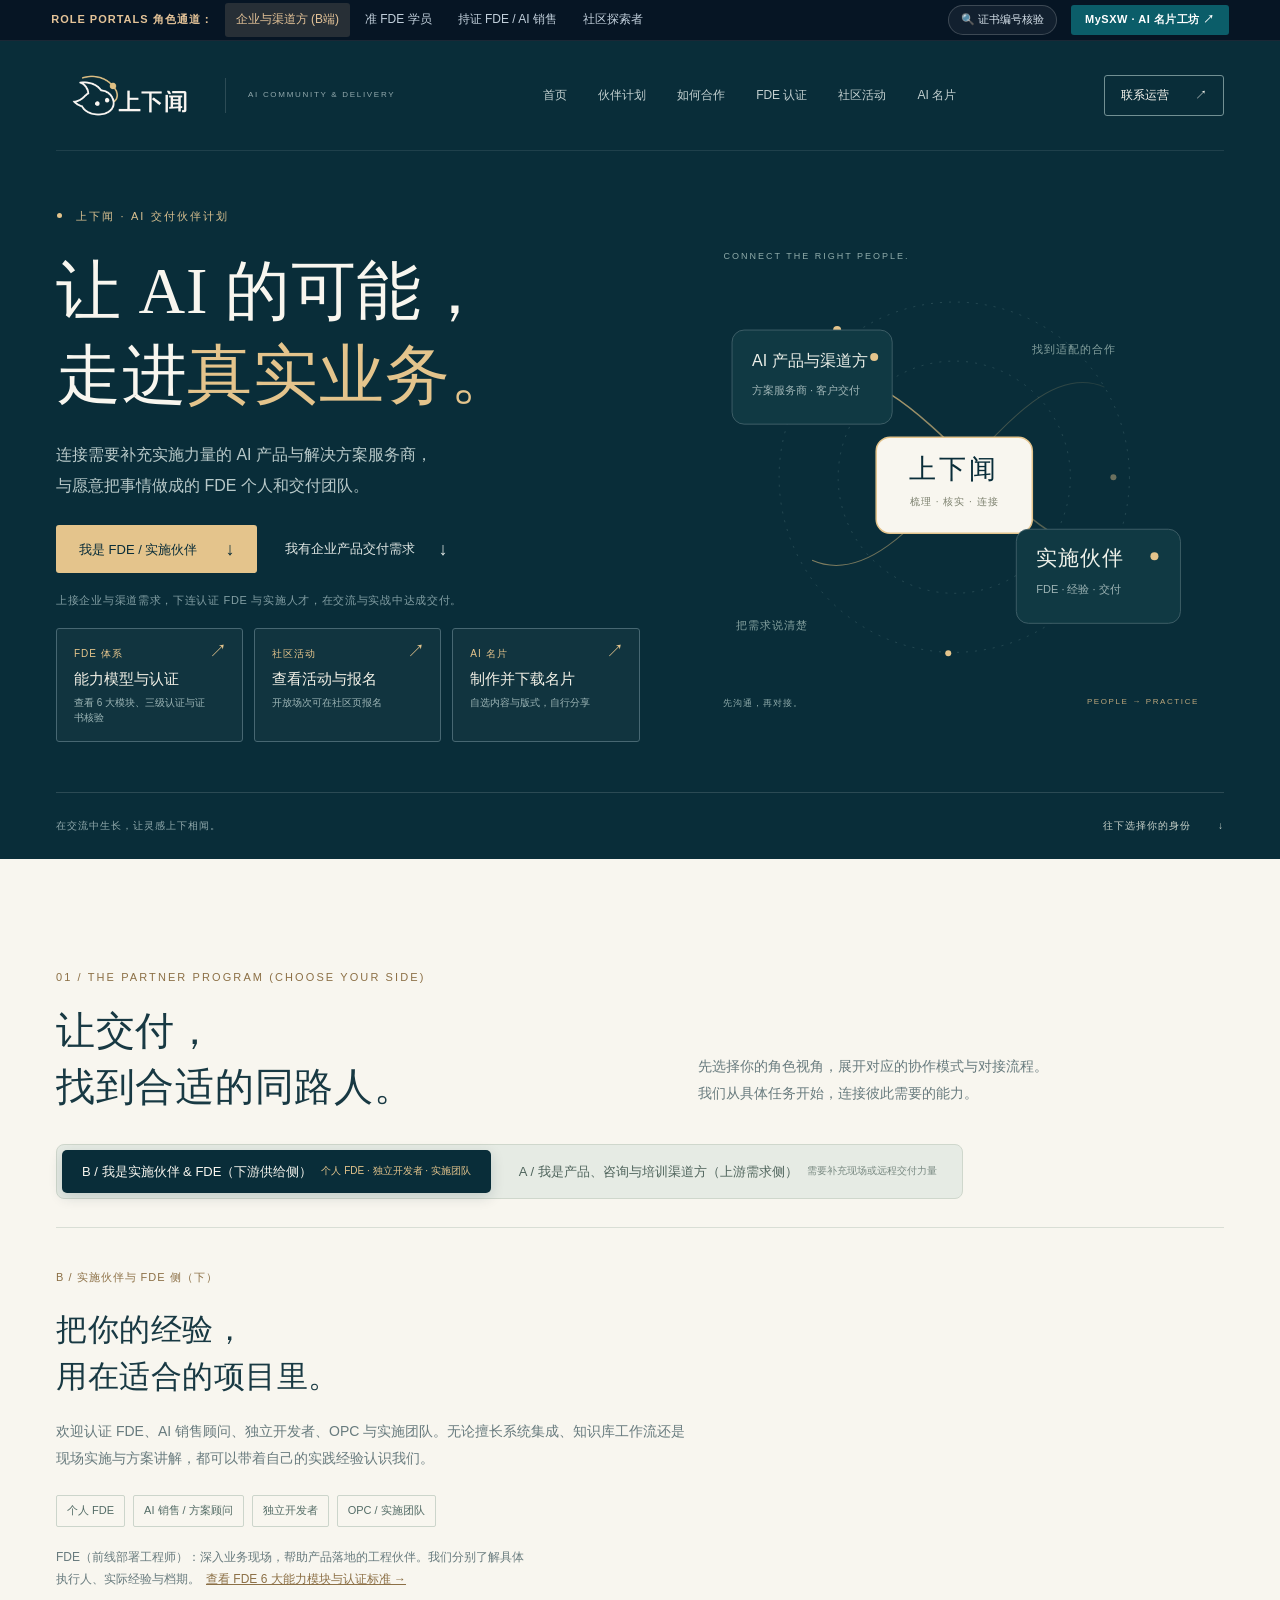
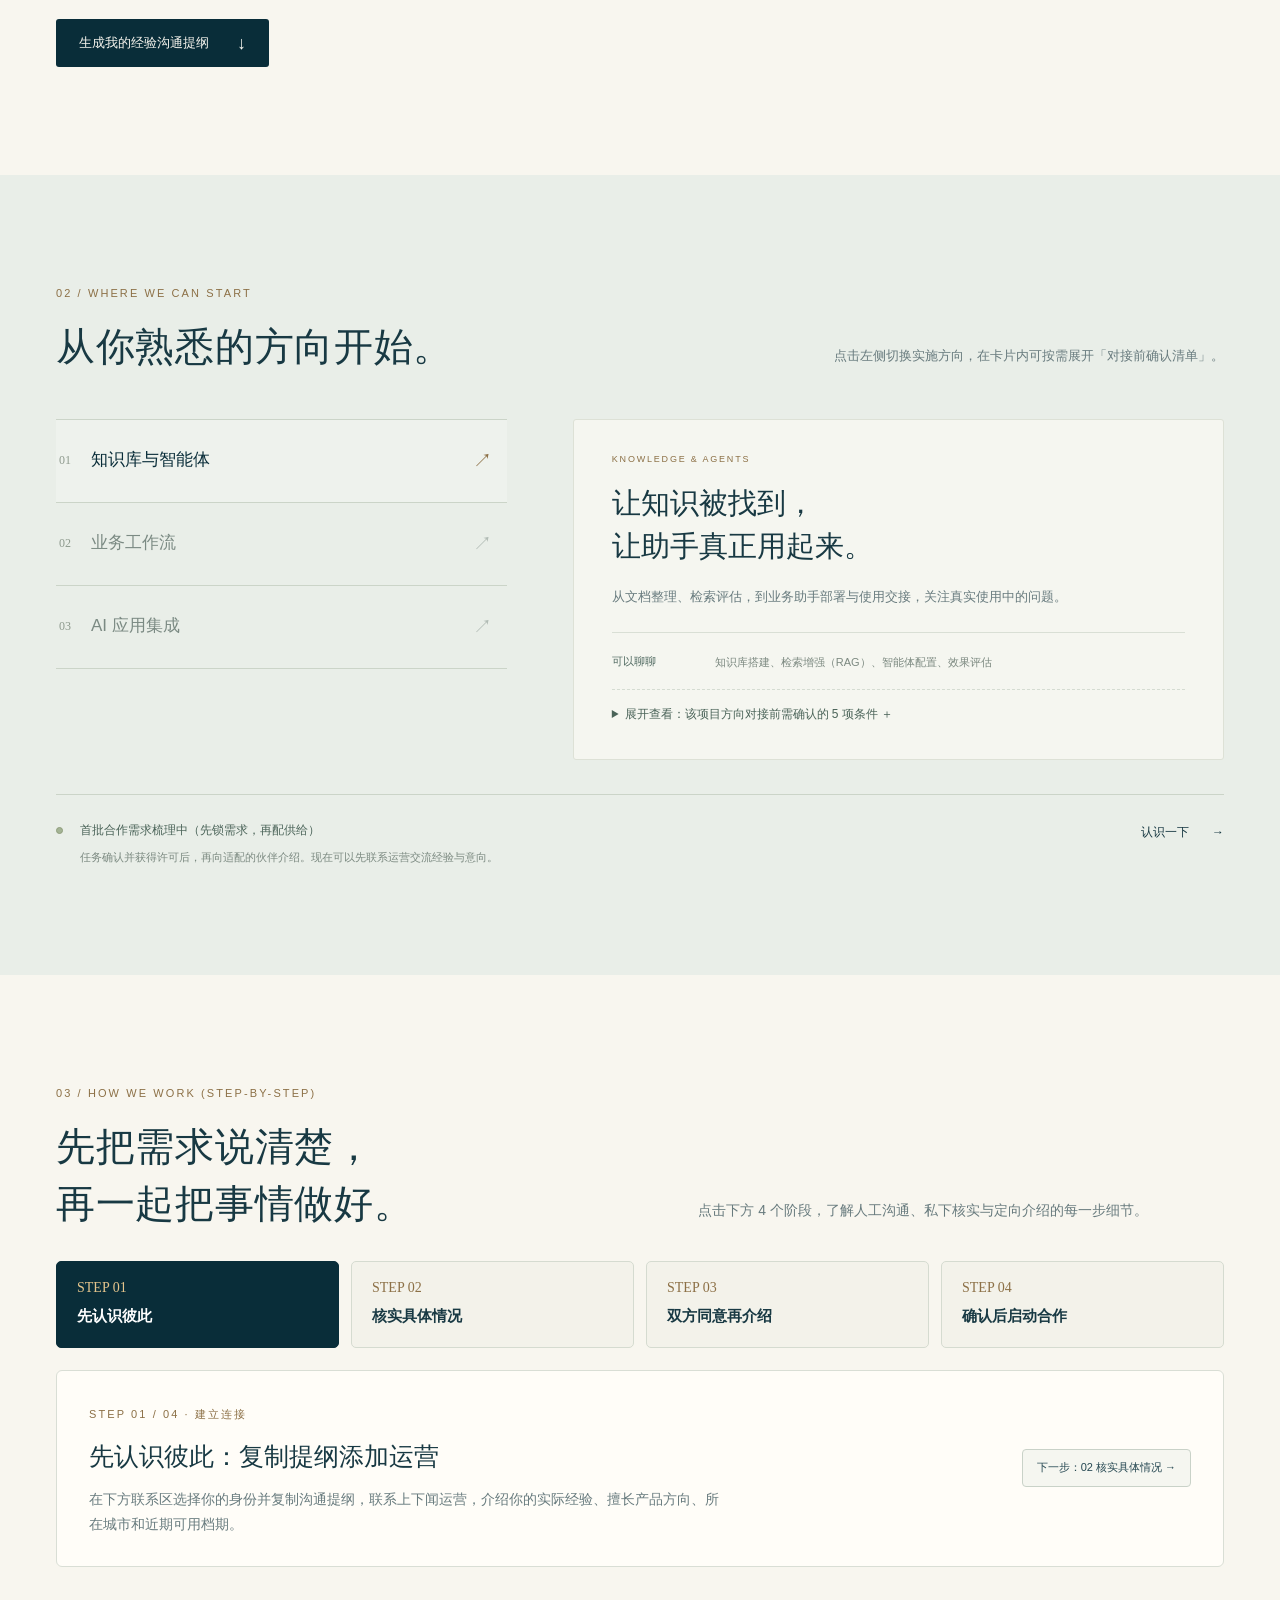
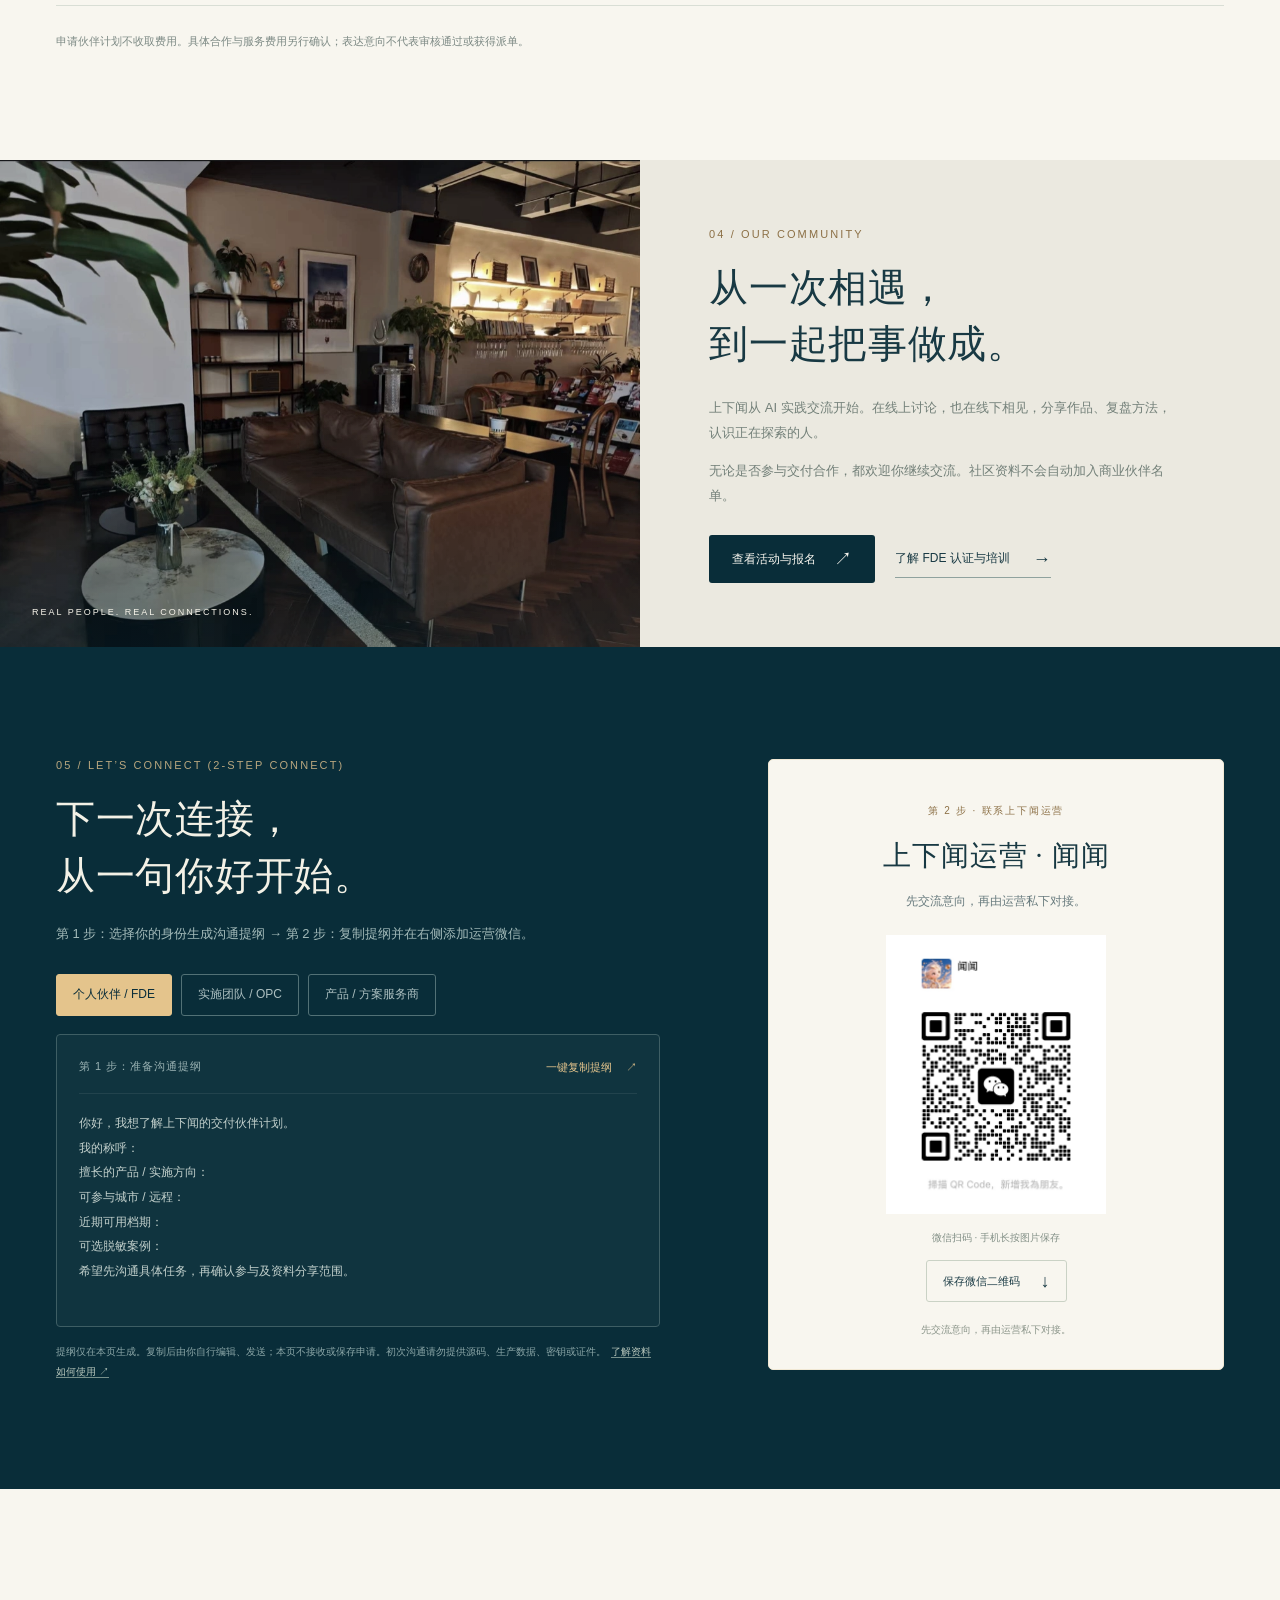
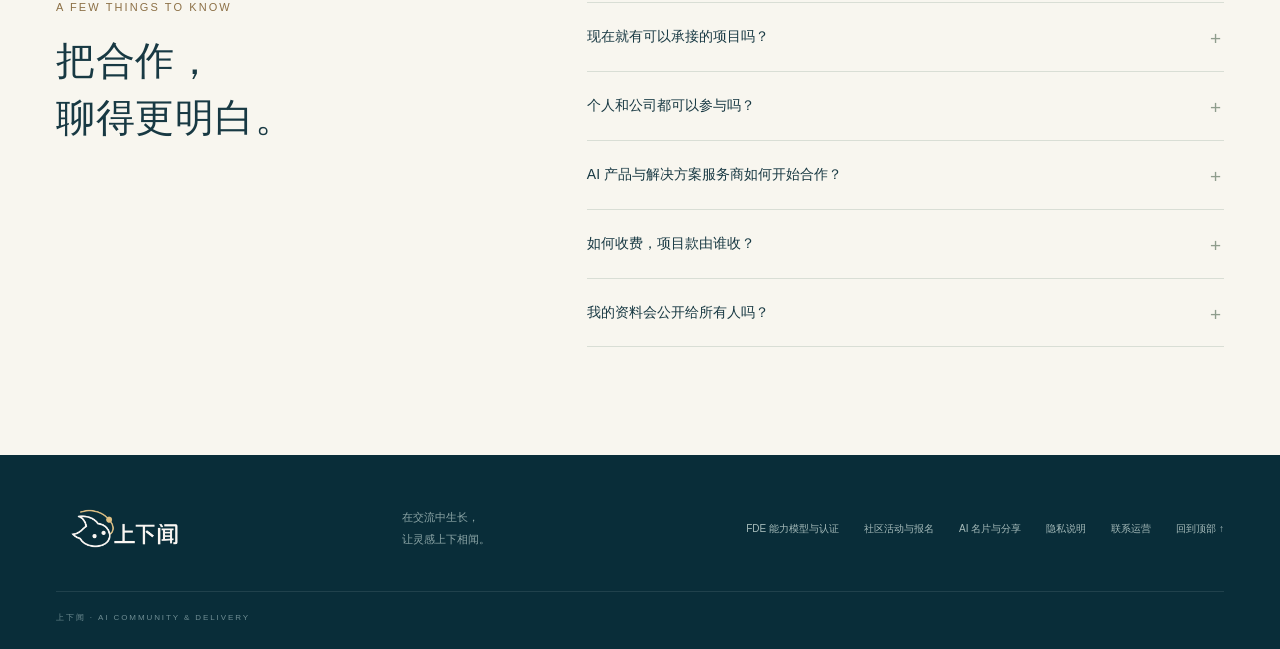
<file: partners.html>
<!doctype html>
<html lang="zh-CN" data-page="static-preview">
<head>
  <meta charset="utf-8">
  <meta name="viewport" content="width=device-width,initial-scale=1">
  <meta name="theme-color" content="#092d39">
  <meta name="description" content="上下闻 AI 社区与交付人才供应链：查看活动与报名，制作并下载 AI 名片；连接需要补充实施力量的 AI 产品与解决方案服务商和 FDE 交付伙伴。">
  <title>AI 交付伙伴计划 · 上下闻</title>
  <link rel="icon" href="./assets/shangxiawen-logo.png" type="image/png">
  <link rel="stylesheet" href="./home.css">
  <link rel="stylesheet" href="./progressive.css">
  <link rel="stylesheet" href="./hkmu-portal.css">
  <script type="module" src="./home.js"></script>
</head>
<body>
<a class="skip-link" href="#main">跳到主要内容</a>
<div class="hkmu-utility-bar" role="navigation" aria-label="受众角色快速通道">
  <div class="hkmu-utility-inner">
    <div class="hkmu-audience-links">
      <span class="hkmu-audience-label">ROLE PORTALS 角色通道：</span>
      <a href="#partner-plan" aria-current="true">企业与渠道方 (B端)</a>
      <a href="./fde.html#programs">准 FDE 学员</a>
      <a href="./fde.html#verify">持证 FDE / AI 销售</a>
      <a href="./index.html#gathering">社区探索者</a>
    </div>
    <div class="hkmu-utility-right">
      <a href="./fde.html#verify" class="hkmu-quick-search-btn"><span>🔍 证书编号核验</span></a>
      <a href="./index.html#card-studio" class="hkmu-portal-pill"><span>MySXW · AI 名片工坊 ↗</span></a>
    </div>
  </div>
</div>
<header class="header-shell" id="top">
  <div class="header wrap">
    <a class="brand" href="./index.html" aria-label="上下闻首页"><img src="./assets/shangxiawen-logo.png" width="1947" height="808" alt="上下闻"><span>AI COMMUNITY &amp; DELIVERY</span></a>
    <nav aria-label="主导航">
      <a href="./index.html">首页</a>
      <a href="#partner-plan">伙伴计划</a>
      <a href="#process">如何合作</a>
      <a href="./fde.html">FDE 认证</a>
      <a href="./index.html#gathering">社区活动</a>
      <a href="./index.html#card-studio">AI 名片</a>
    </nav>
    <a class="nav-contact" href="#contact">联系运营 <span aria-hidden="true">↗</span></a>
  </div>
</header>
<main id="main">
<div class="hero-wrap">
  <section class="hero wrap" aria-labelledby="hero-heading">
    <div class="hero-copy">
      <p class="eyebrow"><span class="small-dot"></span> 上下闻 · AI 交付伙伴计划</p>
      <h1 id="hero-heading">让 AI 的可能，<br>走进<span>真实业务。</span></h1>
      <p class="hero-lead">连接需要补充实施力量的 AI 产品与解决方案服务商，<br class="desktop-break">与愿意把事情做成的 FDE 个人和交付团队。</p>
      <div class="actions">
        <a class="button gold" href="#partner-plan" data-select-audience="provider">我是 FDE / 实施伙伴 <span aria-hidden="true">↓</span></a>
        <a class="quiet-link" href="#partner-plan" data-select-audience="company">我有企业产品交付需求 <span aria-hidden="true">↓</span></a>
      </div>
      <p class="hero-note">上接企业与渠道需求，下连认证 FDE 与实施人才，在交流与实战中达成交付。</p>
      <div class="community-shortcuts" aria-label="FDE 认证、社区活动与 AI 名片入口" style="grid-template-columns: repeat(3, minmax(0, 1fr));">
        <a href="./fde.html">
          <span class="shortcut-kicker">FDE 体系</span>
          <strong>能力模型与认证</strong>
          <small>查看 6 大模块、三级认证与证书核验</small>
          <span class="shortcut-arrow" aria-hidden="true">↗</span>
        </a>
        <a href="./index.html#gathering">
          <span class="shortcut-kicker">社区活动</span>
          <strong>查看活动与报名</strong>
          <small>开放场次可在社区页报名</small>
          <span class="shortcut-arrow" aria-hidden="true">↗</span>
        </a>
        <a href="./index.html#card-studio">
          <span class="shortcut-kicker">AI 名片</span>
          <strong>制作并下载名片</strong>
          <small>自选内容与版式，自行分享</small>
          <span class="shortcut-arrow" aria-hidden="true">↗</span>
        </a>
      </div>
    </div>
    <div class="hero-map">
      <p class="map-label">CONNECT THE RIGHT PEOPLE.</p>
      <svg class="connection-map" viewBox="0 0 540 430" role="img" aria-labelledby="map-title map-desc">
        <title id="map-title">上下闻连接 AI 产品与解决方案服务商和实施伙伴</title>
        <desc id="map-desc">共同梳理需求，核实经验和档期，双方认可后介绍合作。</desc>
        <defs><linearGradient id="route-stroke"><stop stop-color="#d4b67a"/><stop offset="1" stop-color="#d4b67a" stop-opacity=".2"/></linearGradient></defs>
        <circle class="map-orbit" cx="270" cy="212" r="175"/>
        <circle class="map-orbit" cx="270" cy="212" r="116"/>
        <path class="map-route" d="M125 115 C225 75 325 290 425 286"/>
        <path class="map-route fine" d="M128 295 C230 340 322 80 420 122"/>
        <circle class="map-dot" cx="153" cy="65" r="4"/>
        <circle class="map-dot dim" cx="429" cy="212" r="3"/>
        <circle class="map-dot" cx="264" cy="388" r="3"/>
        <g class="map-node" transform="translate(48 65)">
          <rect width="160" height="94" rx="12"/>
          <text x="20" y="36" class="node-title compact">AI 产品与渠道方</text>
          <text x="20" y="64" class="node-sub">方案服务商 · 客户交付</text>
          <circle cx="142" cy="27" r="4"/>
        </g>
        <g class="map-center" transform="translate(192 172)">
          <rect width="156" height="96" rx="14"/>
          <text x="78" y="41" text-anchor="middle" class="center-title">上下闻</text>
          <text x="78" y="68" text-anchor="middle" class="center-sub">梳理 · 核实 · 连接</text>
        </g>
        <g class="map-node" transform="translate(332 264)">
          <rect width="164" height="94" rx="12"/>
          <text x="20" y="36" class="node-title">实施伙伴</text>
          <text x="20" y="64" class="node-sub">FDE · 经验 · 交付</text>
          <circle cx="138" cy="27" r="4"/>
        </g>
        <text x="348" y="88" class="map-caption">找到适配的合作</text>
        <text x="52" y="364" class="map-caption">把需求说清楚</text>
      </svg>
      <div class="map-foot"><span>先沟通，再对接。</span><span>PEOPLE → PRACTICE</span></div>
    </div>
  </section>
  <div class="hero-bottom wrap">
    <span>在交流中生长，让灵感上下相闻。</span>
    <a href="#partner-plan">往下选择你的身份 <span aria-hidden="true">↓</span></a>
  </div>
</div>

<!-- 01. 渐进式身份分流：一次只聚焦呈现你所属的一侧（上游需求方 vs 下游实施伙伴） -->
<section class="section wrap" id="partner-plan" aria-labelledby="plan-heading">
  <div class="section-head" style="margin-bottom:28px">
    <div>
      <p class="eyebrow muted">01 / THE PARTNER PROGRAM (CHOOSE YOUR SIDE)</p>
      <h2 id="plan-heading">让交付，<br>找到合适的同路人。</h2>
    </div>
    <p class="section-intro">先选择你的角色视角，展开对应的协作模式与对接流程。<br>我们从具体任务开始，连接彼此需要的能力。</p>
  </div>

  <div class="pd-pill-bar" role="tablist" aria-label="选择你的合作视角">
    <button type="button" class="pd-pill-btn" role="tab" aria-selected="true" data-audience-tab="provider">
      <span>B / 我是实施伙伴 &amp; FDE（下游供给侧）</span>
      <small>个人 FDE · 独立开发者 · 实施团队</small>
    </button>
    <button type="button" class="pd-pill-btn" role="tab" aria-selected="false" data-audience-tab="company">
      <span>A / 我是产品、咨询与培训渠道方（上游需求侧）</span>
      <small>需要补充现场或远程交付力量</small>
    </button>
  </div>

  <div style="border-top:1px solid var(--line);padding-top:34px">
    <!-- 视角 B：实施伙伴（默认显示） -->
    <article class="audience provider pd-view-panel" data-audience-panel="provider" style="padding:0;border:0;max-width:760px">
      <span class="section-index">B / 实施伙伴与 FDE 侧（下）</span>
      <h3>把你的经验，<br>用在适合的项目里。</h3>
      <p style="max-width:640px">欢迎认证 FDE、AI 销售顾问、独立开发者、OPC 与实施团队。无论擅长系统集成、知识库工作流还是现场实施与方案讲解，都可以带着自己的实践经验认识我们。</p>
      <div class="role-tags">
        <span>个人 FDE</span>
        <span>AI 销售 / 方案顾问</span>
        <span>独立开发者</span>
        <span>OPC / 实施团队</span>
      </div>
      <p class="small-copy">FDE（前线部署工程师）：深入业务现场，帮助产品落地的工程伙伴。我们分别了解具体执行人、实际经验与档期。<a href="./fde.html" style="text-decoration:underline;color:var(--brass);margin-left:6px">查看 FDE 6 大能力模块与认证标准 →</a></p>
      <a class="button dark" href="#contact" data-contact-role="individual" style="margin-top:8px">生成我的经验沟通提纲 <span aria-hidden="true">↓</span></a>
    </article>

    <!-- 视角 A：企业与渠道方（点击切换显示） -->
    <article id="for-companies" class="audience company pd-view-panel" data-audience-panel="company" hidden style="padding:0;border:0;max-width:760px">
      <span class="section-index">A / 产品、咨询与培训渠道方（上）</span>
      <h3>你的产品与客户，<br>需要更多实施力量。</h3>
      <p style="max-width:640px">如果你为企业客户交付 AI 产品、咨询或培训方案，已有具体任务，需要补充现场或远程实施伙伴（支持背靠背分包、人天派驻或联合体交付），可以先和我们聊一聊。</p>
      <ul class="plain-list">
        <li>梳理任务范围、现场条件与协作方式</li>
        <li>核实相关经验、产品适配和可用档期</li>
        <li>双方认可后介绍，启动前明确分工与验收</li>
      </ul>
      <a class="button dark" href="#contact" data-contact-role="company" style="margin-top:8px">生成企业交付需求沟通提纲 <span aria-hidden="true">↓</span></a>
    </article>
  </div>
</section>

<!-- 02. 渐进式实施方向：Tab 切换 + 内部「对接前确认清单」按需折叠 -->
<section class="directions section" aria-labelledby="direction-heading">
  <div class="wrap">
    <div class="direction-heading">
      <div>
        <p class="eyebrow muted">02 / WHERE WE CAN START</p>
        <h2 id="direction-heading">从你熟悉的方向开始。</h2>
      </div>
      <p>点击左侧切换实施方向，在卡片内可按需展开「对接前确认清单」。</p>
    </div>
    <div class="direction-layout">
      <div class="direction-tabs" role="tablist" aria-label="实施方向">
        <button type="button" id="tab-knowledge" role="tab" aria-controls="panel-knowledge" aria-selected="true" data-direction="knowledge"><span>01</span> 知识库与智能体 <span aria-hidden="true">↗</span></button>
        <button type="button" id="tab-workflow" role="tab" aria-controls="panel-workflow" aria-selected="false" tabindex="-1" data-direction="workflow"><span>02</span> 业务工作流 <span aria-hidden="true">↗</span></button>
        <button type="button" id="tab-integration" role="tab" aria-controls="panel-integration" aria-selected="false" tabindex="-1" data-direction="integration"><span>03</span> AI 应用集成 <span aria-hidden="true">↗</span></button>
      </div>
      <article class="direction-panel" id="panel-knowledge" role="tabpanel" aria-labelledby="tab-knowledge" tabindex="0">
        <p class="micro-label">KNOWLEDGE &amp; AGENTS</p>
        <h3>让知识被找到，<br>让助手真正用起来。</h3>
        <p>从文档整理、检索评估，到业务助手部署与使用交接，关注真实使用中的问题。</p>
        <dl>
          <div><dt>可以聊聊</dt><dd>知识库搭建、检索增强（RAG）、智能体配置、效果评估</dd></div>
        </dl>
        <details style="margin-top:16px;padding-top:14px;border-top:1px dashed #d5dcd2;font-size:12px">
          <summary style="cursor:pointer;color:#4a6358;font-weight:500">展开查看：该项目方向对接前需确认的 5 项条件 ＋</summary>
          <p style="margin-top:10px;color:#7c8980;line-height:1.9">需共同确认：资料授权范围、所基于的产品或模型版本、私有/云端部署环境、实际业务使用者角色，以及量化验收方式。</p>
        </details>
      </article>
      <article class="direction-panel" id="panel-workflow" role="tabpanel" aria-labelledby="tab-workflow" tabindex="0" hidden>
        <p class="micro-label">WORKFLOWS &amp; AUTOMATION</p>
        <h3>把反复做的事，<br>变成能运行的流程。</h3>
        <p>围绕一个具体业务环节，连接工具与人工确认，保留异常处理和维护方式。</p>
        <dl>
          <div><dt>可以聊聊</dt><dd>内容生产、客服辅助、运营自动化、人工复核节点</dd></div>
        </dl>
        <details style="margin-top:16px;padding-top:14px;border-top:1px dashed #d5dcd2;font-size:12px">
          <summary style="cursor:pointer;color:#4a6358;font-weight:500">展开查看：该项目方向对接前需确认的 4 项条件 ＋</summary>
          <p style="margin-top:10px;color:#7c8980;line-height:1.9">需共同确认：标准输入输出格式、第三方工具账号权限、报错时的异常人工接管机制，以及对接的业务负责人。</p>
        </details>
      </article>
      <article class="direction-panel" id="panel-integration" role="tabpanel" aria-labelledby="tab-integration" tabindex="0" hidden>
        <p class="micro-label">INTEGRATION &amp; ADOPTION</p>
        <h3>接进现有系统，<br>也接进日常工作。</h3>
        <p>协助产品与现有业务系统连接，完成测试、使用说明和必要的实施交接。</p>
        <dl>
          <div><dt>可以聊聊</dt><dd>API 连接、私有化/云端部署、数据流程、使用培训与交接</dd></div>
        </dl>
        <details style="margin-top:16px;padding-top:14px;border-top:1px dashed #d5dcd2;font-size:12px">
          <summary style="cursor:pointer;color:#4a6358;font-weight:500">展开查看：该项目方向对接前需确认的 4 项条件 ＋</summary>
          <p style="margin-top:10px;color:#7c8980;line-height:1.9">需共同确认：现有系统接口文档完整性、独立测试环境、安全访问权限审批，以及产品方二线技术支持响应机制。</p>
        </details>
      </article>
    </div>
    <div class="project-status">
      <span class="status-mark" aria-hidden="true"></span>
      <p><strong>首批合作需求梳理中（先锁需求，再配供给）</strong><span>任务确认并获得许可后，再向适配的伙伴介绍。现在可以先联系运营交流经验与意向。</span></p>
      <a href="#contact">认识一下 <span aria-hidden="true">→</span></a>
    </div>
  </div>
</section>

<!-- 03. 渐进式步骤条：4 步合作流程点击切换查看 -->
<section class="section wrap process-section" id="process" aria-labelledby="process-heading">
  <div class="section-head" style="margin-bottom:28px">
    <div>
      <p class="eyebrow muted">03 / HOW WE WORK (STEP-BY-STEP)</p>
      <h2 id="process-heading">先把需求说清楚，<br>再一起把事情做好。</h2>
    </div>
    <p class="section-intro">点击下方 4 个阶段，了解人工沟通、私下核实与定向介绍的每一步细节。</p>
  </div>

  <div class="pd-process-stepper">
    <div class="pd-process-tabs" role="tablist" aria-label="合作四步流程">
      <button type="button" class="pd-process-tab" role="tab" aria-selected="true" data-proc-step="0">
        <span>STEP 01</span>
        <strong>先认识彼此</strong>
      </button>
      <button type="button" class="pd-process-tab" role="tab" aria-selected="false" data-proc-step="1">
        <span>STEP 02</span>
        <strong>核实具体情况</strong>
      </button>
      <button type="button" class="pd-process-tab" role="tab" aria-selected="false" data-proc-step="2">
        <span>STEP 03</span>
        <strong>双方同意再介绍</strong>
      </button>
      <button type="button" class="pd-process-tab" role="tab" aria-selected="false" data-proc-step="3">
        <span>STEP 04</span>
        <strong>确认后启动合作</strong>
      </button>
    </div>
    <div class="pd-process-panel pd-view-panel" id="proc-detail-panel">
      <div>
        <span class="eyebrow muted" id="proc-badge">STEP 01 / 04 · 建立连接</span>
        <h3 id="proc-title" style="font-family:var(--serif);font-size:25px;margin:8px 0">先认识彼此：复制提纲添加运营</h3>
        <p id="proc-desc" style="font-size:13.5px;color:var(--muted);line-height:1.9;max-width:640px">在下方联系区选择你的身份并复制沟通提纲，联系上下闻运营，介绍你的实际经验、擅长产品方向、所在城市和近期可用档期。</p>
      </div>
      <button type="button" class="pd-reveal-trigger" id="proc-next-btn" style="flex-shrink:0;margin:0">下一步：02 核实具体情况 →</button>
    </div>
  </div>
  <p class="process-note">申请伙伴计划不收取费用。具体合作与服务费用另行确认；表达意向不代表审核通过或获得派单。</p>
</section>

<section class="community-section" id="community">
  <span id="gathering" class="legacy-anchor" aria-hidden="true"></span>
  <span id="card-studio" class="legacy-anchor" aria-hidden="true"></span>
  <div class="community-photo">
    <img src="./assets/lounge.webp" width="1200" height="800" loading="lazy" alt="上下闻社区线下交流的咖啡馆空间">
    <span>REAL PEOPLE. REAL CONNECTIONS.</span>
  </div>
  <div class="community-copy">
    <p class="eyebrow muted">04 / OUR COMMUNITY</p>
    <h2>从一次相遇，<br>到一起把事做成。</h2>
    <p>上下闻从 AI 实践交流开始。在线上讨论，也在线下相见，分享作品、复盘方法，认识正在探索的人。</p>
    <p>无论是否参与交付合作，都欢迎你继续交流。社区资料不会自动加入商业伙伴名单。</p>
    <div class="actions">
      <a class="button dark" href="./index.html#gathering">查看活动与报名 <span aria-hidden="true">↗</span></a>
      <a class="arrow-link" href="./fde.html">了解 FDE 认证与培训 <span aria-hidden="true">→</span></a>
    </div>
  </div>
</section>

<!-- 05. 渐进式联系区：先选身份看提纲 -> 复制后或点击展开运营二维码 -->
<section class="contact-section section" id="contact" aria-labelledby="contact-heading">
  <div class="wrap contact-grid">
    <div class="contact-copy">
      <p class="eyebrow">05 / LET’S CONNECT (2-STEP CONNECT)</p>
      <h2 id="contact-heading">下一次连接，<br>从一句你好开始。</h2>
      <p class="contact-lead">第 1 步：选择你的身份生成沟通提纲 → 第 2 步：复制提纲并在右侧添加运营微信。</p>
      <div class="contact-roles" role="group" aria-label="选择沟通身份">
        <button type="button" data-role="individual" aria-pressed="true">个人伙伴 / FDE</button>
        <button type="button" data-role="team" aria-pressed="false">实施团队 / OPC</button>
        <button type="button" data-role="company" aria-pressed="false">产品 / 方案服务商</button>
      </div>
      <div class="outline-box">
        <div>
          <span>第 1 步：准备沟通提纲</span>
          <button type="button" id="copy-outline">一键复制提纲 <span aria-hidden="true">↗</span></button>
        </div>
        <pre id="contact-outline" tabindex="0"></pre>
        <p id="copy-status" class="copy-status" role="status" aria-live="polite"></p>
      </div>
      <p class="contact-privacy">提纲仅在本页生成。复制后由你自行编辑、发送；本页不接收或保存申请。初次沟通请勿提供源码、生产数据、密钥或证件。<a href="./privacy.html#partner-privacy">了解资料如何使用 ↗</a></p>
    </div>
    <div class="contact-panel" aria-busy="true" id="contact-panel">
      <span class="contact-panel-label">第 2 步 · 联系上下闻运营</span>
      <h3 id="contact-name">先认识一下</h3>
      <p id="contact-status" role="status">正在加载运营联系方式…</p>
      <div id="contact-qr-wrap" hidden>
        <a id="contact-qr-open" target="_blank" rel="noopener" aria-label="打开运营微信二维码原图">
          <img id="contact-qr" width="888" height="1128" alt="上下闻运营的微信联系二维码">
        </a>
        <p class="qr-instruction">微信扫码 · 手机长按图片保存</p>
        <a id="contact-qr-save" class="button contact-save" download="上下闻-运营微信.jpg">保存微信二维码 <span aria-hidden="true">↓</span></a>
      </div>
      <div id="contact-wechat-wrap" class="alternate-contact" hidden>
        <span>微信号</span>
        <strong id="contact-wechat"></strong>
        <button type="button" id="copy-wechat">复制微信号</button>
      </div>
      <a id="contact-email" class="email-contact" hidden></a>
      <p id="response-note" class="response-note" hidden></p>
      <button type="button" id="retry-contact" class="retry-contact" hidden>重新加载联系方式</button>
      <noscript><p>请启用 JavaScript，加载当前运营联系方式。你也可以先了解上方的合作流程。</p></noscript>
    </div>
  </div>
</section>

<section class="section wrap faq-section" id="faq" aria-labelledby="faq-heading">
  <div>
    <p class="eyebrow muted">A FEW THINGS TO KNOW</p>
    <h2 id="faq-heading">把合作，<br>聊得更明白。</h2>
  </div>
  <div class="faq-list">
    <details>
      <summary>现在就有可以承接的项目吗？</summary>
      <p>目前正在与合作方梳理首批需求。具体任务经核实并获准分享后，再向适配且愿意参与的伙伴介绍。联系运营或表达意向不等于获得派单。</p>
    </details>
    <details>
      <summary>个人和公司都可以参与吗？</summary>
      <p>可以。我们会分别了解个人或团队的实际执行人、相关案例、擅长产品与方向、城市和档期。参加过活动或购买过课程，不会自动成为能力证明。</p>
    </details>
    <details>
      <summary>AI 产品与解决方案服务商如何开始合作？</summary>
      <p>先联系运营，沟通一个具体任务：目标、范围、时间、预算、产品支持和验收方式。共同确认后再寻找合适的实施伙伴，不必一开始提交完整客户资料。</p>
    </details>
    <details>
      <summary>如何收费，项目款由谁收？</summary>
      <p>申请伙伴计划免费。平台服务与实施工作分别明确费用及责任，启动前单独确认。现阶段实施款由合作双方按约直接结算，上下闻不在线代收项目全款。</p>
    </details>
    <details>
      <summary>我的资料会公开给所有人吗？</summary>
      <p>不会自动公开。运营先私下了解必要信息，向具体合作方介绍前会确认你的参与意愿与可分享范围。你可以通过运营渠道提出更正、停止推荐或删除请求。</p>
    </details>
  </div>
</section>
</main>
<footer class="footer">
  <div class="wrap footer-inner">
    <a class="brand" href="./index.html" aria-label="返回上下闻首页"><img src="./assets/shangxiawen-logo.png" width="1947" height="808" alt="上下闻"></a>
    <p>在交流中生长，<br>让灵感上下相闻。</p>
    <nav aria-label="页尾导航">
      <a href="./fde.html">FDE 能力模型与认证</a>
      <a href="./index.html#gathering">社区活动与报名</a>
      <a href="./index.html#card-studio">AI 名片与分享</a>
      <a href="./privacy.html">隐私说明</a>
      <a href="#contact">联系运营</a>
      <a href="#top">回到顶部 ↑</a>
    </nav>
    <span class="footer-sign">上下闻 · AI COMMUNITY &amp; DELIVERY</span>
  </div>
</footer>

<script>
  // 1. 渐进式披露：上下游身份视角切换
  const audTabs = document.querySelectorAll('[data-audience-tab]');
  const audPanels = document.querySelectorAll('[data-audience-panel]');
  function switchAudience(side) {
    audTabs.forEach(t => t.setAttribute('aria-selected', String(t.dataset.audienceTab === side)));
    audPanels.forEach(p => { p.hidden = p.dataset.audiencePanel !== side; });
  }
  audTabs.forEach(tab => tab.addEventListener('click', () => switchAudience(tab.dataset.audienceTab)));
  document.querySelectorAll('[data-select-audience]').forEach(link => {
    link.addEventListener('click', () => switchAudience(link.dataset.selectAudience));
  });

  // 2. 渐进式披露：4 步合作流程交互
  const procSteps = [
    {
      badge: 'STEP 01 / 04 · 建立连接',
      title: '先认识彼此：复制提纲添加运营',
      desc: '在下方联系区选择你的身份并复制沟通提纲，联系上下闻运营，介绍你的实际经验、擅长产品方向、所在城市和近期可用档期。',
      next: '下一步：02 核实具体情况 →'
    },
    {
      badge: 'STEP 02 / 04 · 双向核实',
      title: '核实具体情况：梳理任务与实施边界',
      desc: '与上游需求方梳理任务目标、环境条件与验收标准；同时与下游 FDE/实施伙伴沟通脱敏案例、能力适配度与参与意愿。',
      next: '下一步：03 双方同意再介绍 →'
    },
    {
      badge: 'STEP 03 / 04 · 尊重隐私与边界',
      title: '双方同意再介绍：定向引荐会谈',
      desc: '绝不群发简历或盲目派单。在向具体合作方介绍前，先向你确认可分享的必要信息范围，双方均认可后再安排三方会谈。',
      next: '下一步：04 确认后启动合作 →'
    },
    {
      badge: 'STEP 04 / 04 · 明确分工与交付',
      title: '确认后启动合作：背靠背或直签推进',
      desc: '在项目正式启动前，明确实施范围、各方分工、费用标准、结算节点与验收清单，保障需求方与实施伙伴双方权益。',
      next: '↺ 回到第 1 步：01 先认识彼此'
    }
  ];
  let curProc = 0;
  const procTabs = document.querySelectorAll('[data-proc-step]');
  function selectProcStep(idx) {
    curProc = (idx + procSteps.length) % procSteps.length;
    const item = procSteps[curProc];
    procTabs.forEach((t, i) => t.setAttribute('aria-selected', String(i === curProc)));
    document.getElementById('proc-badge').textContent = item.badge;
    document.getElementById('proc-title').textContent = item.title;
    document.getElementById('proc-desc').textContent = item.desc;
    document.getElementById('proc-next-btn').textContent = item.next;
  }
  procTabs.forEach(tab => tab.addEventListener('click', () => selectProcStep(Number(tab.dataset.procStep))));
  document.getElementById('proc-next-btn').addEventListener('click', () => selectProcStep(curProc + 1));
</script>
</body>
</html>
</file>
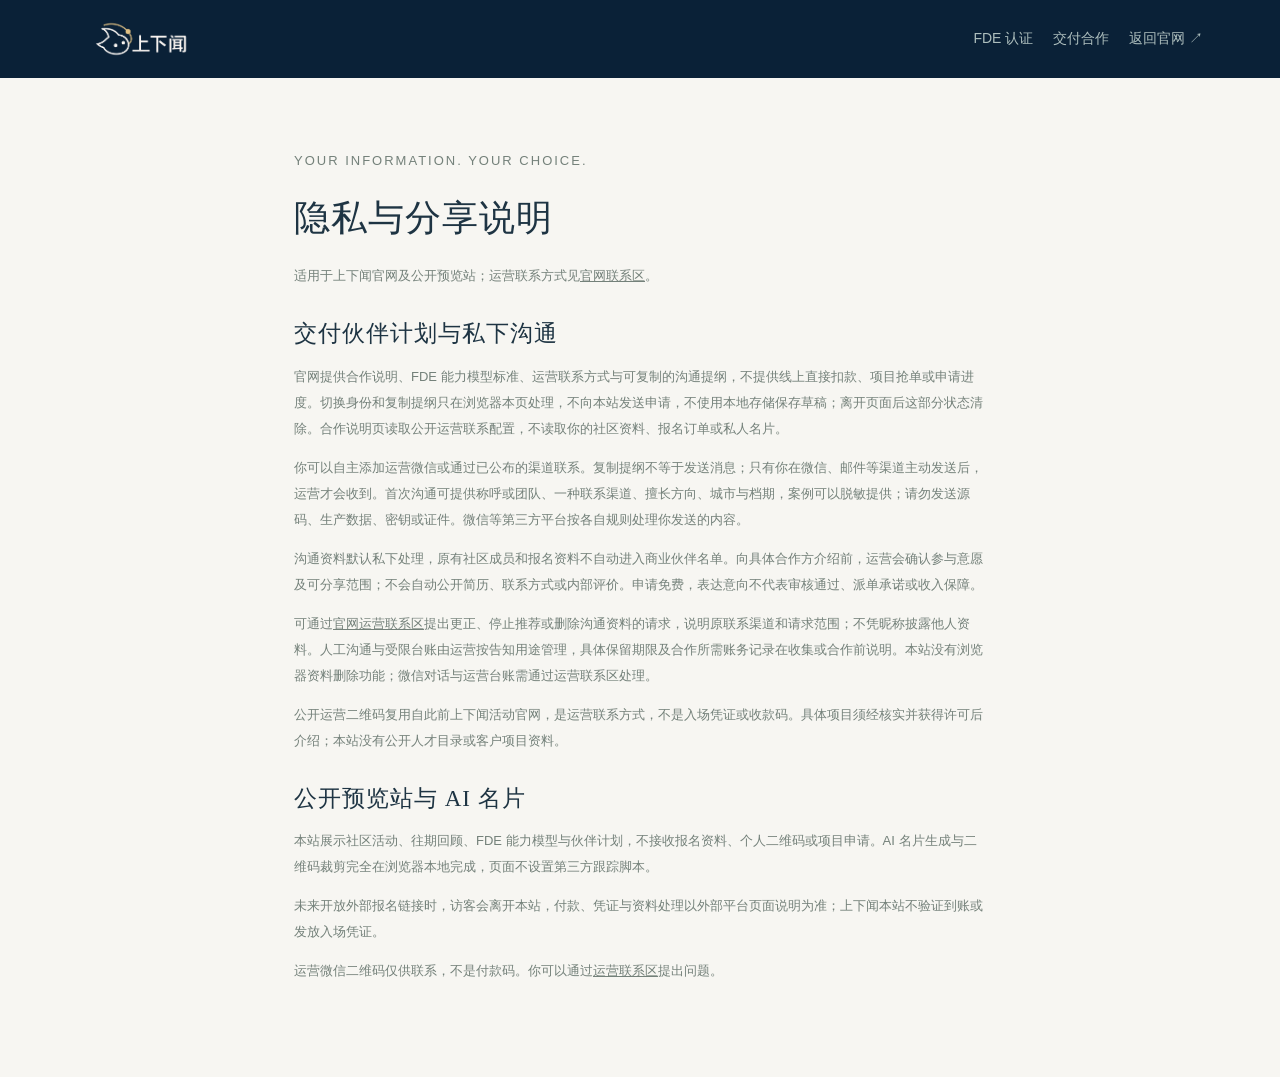
<file: privacy.html>
<!doctype html>
<html lang="zh-CN">
<head>
  <meta charset="utf-8">
  <meta name="viewport" content="width=device-width,initial-scale=1">
  <title>隐私与分享说明 · 上下闻</title>
  <link rel="icon" href="./assets/shangxiawen-logo.png" type="image/png">
  <link rel="stylesheet" href="./style.css">
</head>
<body>
<header class="simple-header">
  <a href="./index.html" class="brand"><img src="./assets/shangxiawen-logo.png" alt="上下闻"></a>
  <div style="display:flex;gap:20px;align-items:center">
    <a href="./fde.html">FDE 认证</a>
    <a href="./partners.html">交付合作</a>
    <a href="./index.html">返回官网 ↗</a>
  </div>
</header>
<main class="standalone">
  <p class="eyebrow brass">YOUR INFORMATION. YOUR CHOICE.</p>
  <h1>隐私与分享说明</h1>
  <p>适用于上下闻官网及公开预览站；运营联系方式见<a href="./partners.html#contact" style="text-decoration:underline">官网联系区</a>。</p>
  <section id="partner-privacy">
    <h2>交付伙伴计划与私下沟通</h2>
    <p>官网提供合作说明、FDE 能力模型标准、运营联系方式与可复制的沟通提纲，不提供线上直接扣款、项目抢单或申请进度。切换身份和复制提纲只在浏览器本页处理，不向本站发送申请，不使用本地存储保存草稿；离开页面后这部分状态清除。合作说明页读取公开运营联系配置，不读取你的社区资料、报名订单或私人名片。</p>
    <p>你可以自主添加运营微信或通过已公布的渠道联系。复制提纲不等于发送消息；只有你在微信、邮件等渠道主动发送后，运营才会收到。首次沟通可提供称呼或团队、一种联系渠道、擅长方向、城市与档期，案例可以脱敏提供；请勿发送源码、生产数据、密钥或证件。微信等第三方平台按各自规则处理你发送的内容。</p>
    <p>沟通资料默认私下处理，原有社区成员和报名资料不自动进入商业伙伴名单。向具体合作方介绍前，运营会确认参与意愿及可分享范围；不会自动公开简历、联系方式或内部评价。申请免费，表达意向不代表审核通过、派单承诺或收入保障。</p>
    <p>可通过<a href="./partners.html#contact" style="text-decoration:underline">官网运营联系区</a>提出更正、停止推荐或删除沟通资料的请求，说明原联系渠道和请求范围；不凭昵称披露他人资料。人工沟通与受限台账由运营按告知用途管理，具体保留期限及合作所需账务记录在收集或合作前说明。本站没有浏览器资料删除功能；微信对话与运营台账需通过运营联系区处理。</p>
    <p>公开运营二维码复用自此前上下闻活动官网，是运营联系方式，不是入场凭证或收款码。具体项目须经核实并获得许可后介绍；本站没有公开人才目录或客户项目资料。</p>
  </section>
  <h2>公开预览站与 AI 名片</h2>
  <p>本站展示社区活动、往期回顾、FDE 能力模型与伙伴计划，不接收报名资料、个人二维码或项目申请。AI 名片生成与二维码裁剪完全在浏览器本地完成，页面不设置第三方跟踪脚本。</p>
  <p>未来开放外部报名链接时，访客会离开本站，付款、凭证与资料处理以外部平台页面说明为准；上下闻本站不验证到账或发放入场凭证。</p>
  <p>运营微信二维码仅供联系，不是付款码。你可以通过<a href="./partners.html#contact" style="text-decoration:underline">运营联系区</a>提出问题。</p>
</main>
</body>
</html>
</file>
<file: style.css>
:root{--navy:#0a2137;--ink:#1e3443;--muted:#78838a;--gold:#e4c398;--cream:#f7f6f2;--line:#dcdedb;--brass:#9b805f;--serif:"Songti SC","STSong","Noto Serif CJK SC",serif}*{box-sizing:border-box}html{scroll-behavior:smooth;scroll-padding-top:90px}body{margin:0;background:var(--cream);color:var(--ink);font-family:"PingFang SC","Microsoft YaHei",sans-serif;-webkit-font-smoothing:antialiased;font-size:14px}button,input,select,textarea{font:inherit}button,a,input,select,textarea{touch-action:manipulation}button{cursor:pointer}button:disabled{opacity:.5;cursor:not-allowed}a{color:inherit;text-decoration:none}button:focus-visible,a:focus-visible,input:focus-visible,select:focus-visible,summary:focus-visible,textarea:focus-visible{outline:2px solid #b18a53;outline-offset:4px}img{max-width:100%;display:block}button{transition:background .2s,transform .2s}button:hover:not(:disabled),.button:hover{filter:brightness(1.06)}[hidden]{display:none!important}.preview-strip{background:#dcd5c8;color:#4f504b;text-align:center;padding:8px 20px;font-size:10px;letter-spacing:.5px}.preview-strip>span:last-child{margin-left:22px;font-size:8px;letter-spacing:1.8px;opacity:.65}.live-dot{display:inline-block;width:6px;height:6px;background:var(--gold);border-radius:50%;margin-right:7px;box-shadow:0 0 0 4px #e4c39812}.preview-strip .live-dot{background:#6c806e;box-shadow:none}.site-header{height:90px;padding:0 6%;display:flex;align-items:center;justify-content:space-between;background:var(--navy);color:#d7e0e7;gap:24px}.brand{display:flex;align-items:center;gap:23px}.brand img{width:144px;height:60px;object-fit:contain}.brand>span{font-size:8px;letter-spacing:2.5px;border-left:1px solid #ffffff24;padding:10px 0 10px 23px;color:#a1afbb}.site-header nav{display:flex;gap:34px;font-size:12px;color:#b3c2cf}.site-header nav a:hover{color:var(--gold)}.header-cta{border:1px solid #6f7d88;background:transparent;color:#e3e7e9;padding:12px 18px;border-radius:3px;font-size:12px;display:flex;gap:28px}.hero{position:relative;min-height:660px;overflow:hidden;background:var(--navy);color:white}.hero-art{position:absolute;inset:0 0 0 38%;background:url('./assets/spirit.webp') 48% 41%/cover no-repeat}.hero-art:after{content:"";position:absolute;inset:0;background:linear-gradient(90deg,#0a2137 0%,#0a213777 25%,transparent 56%),linear-gradient(0deg,#0a2137 0%,transparent 25%)}.hero-content{position:relative;padding:42px 6% 90px;max-width:1000px}.eyebrow{font-size:9px;letter-spacing:2px;line-height:1.8;font-weight:500}.hero .eyebrow{color:#d8bd99}.issue{font-size:12px;color:#aebecb;letter-spacing:2.2px;margin-top:42px}h1{font-family:var(--serif);font-size:clamp(43px,5vw,72px);font-weight:500;line-height:1.26;letter-spacing:1px;margin:22px 0}h1 em{font-style:normal;color:var(--gold)}.hero-intro{color:#adbdcb;font-size:13px;line-height:2;letter-spacing:.4px}.hero-actions{display:flex;gap:28px;align-items:center;margin:30px 0 40px}.button{display:inline-flex;align-items:center;justify-content:center;gap:25px;border:0;border-radius:3px;padding:16px 22px;font-size:12px;font-weight:500;line-height:1.5;white-space:nowrap}.button span{font-size:16px}.gold{background:var(--gold);color:var(--navy)}.navy{background:var(--navy);color:white}.outline{border:1px solid #bac2c4;background:transparent;color:var(--ink)}.text-link{font-size:11px;border-bottom:1px solid #b6bab7;display:inline-flex;gap:16px;padding:7px 0;line-height:1.6}.text-link.light{color:#c6d2da;border-color:#62717d}.hero-footnote{display:flex;align-items:center;gap:16px;color:#9cadbc}.orbit-icon{font-size:36px;color:#d5b58d}.hero-footnote p{font-size:10px;line-height:1.9}.hero-footnote strong{font-weight:400;color:#c5cfd7}.hero-caption{position:absolute;bottom:25px;left:6%;right:6%;display:flex;justify-content:space-between;color:#8d9eae;font-size:8px;letter-spacing:1.2px}.ticker{background:#e9e5dc;display:flex;align-items:center;justify-content:space-evenly;padding:20px 5%;gap:16px;font-size:11px;letter-spacing:2px}.ticker i{font-style:normal;color:#a18865;font-size:16px}.section{max-width:1400px;padding:85px 7%;margin:auto}.section-top{display:flex;align-items:flex-end;justify-content:space-between;gap:32px;margin-bottom:36px}.brass{color:var(--brass)}h2{font-family:var(--serif);font-size:clamp(29px,3vw,42px);font-weight:500;line-height:1.45;letter-spacing:1px;margin:14px 0 0}h2>span{color:#909b9d}.section-caption{font-size:12px;line-height:1.9;color:var(--muted);margin:0 0 5px}.event-card{display:grid;grid-template-columns:1fr 1.08fr;border:1px solid #dcdfdb;border-radius:7px;overflow:hidden;background:#fffefb;box-shadow:0 8px 32px #182d3f03}.event-visual{position:relative;min-height:480px;background:#243a43;color:white;overflow:hidden}.event-visual>img{width:100%;height:100%;object-fit:cover;position:absolute;filter:saturate(.55)}.event-visual-shade{position:absolute;inset:0;background:linear-gradient(155deg,#0a2137a0,#0a21376b 40%,#061a2dde)}.event-series{position:absolute;left:34px;top:30px;font-size:10px;letter-spacing:2px;color:#e8d6bd}.event-poster-type{position:absolute;left:34px;top:100px}.event-poster-type>span{display:block;font:italic 70px Georgia,serif;color:#e9cda7;letter-spacing:2px}.event-poster-type>strong{display:block;font-family:var(--serif);font-size:43px;line-height:1.5;font-weight:500;letter-spacing:4px;margin:10px 0 20px}.event-poster-type>small{font-size:8px;letter-spacing:2px;color:#bac7c9}.event-image-bottom{position:absolute;bottom:30px;left:34px;right:34px;display:flex;justify-content:space-between;font-size:9px;letter-spacing:1.5px;border-top:1px solid #ffffff3b;padding-top:18px;color:#d6dad7}.event-copy{padding:35px 38px}.event-badges{display:flex;align-items:center;gap:12px}.badge{display:inline-block;background:#edf0e9;color:#536c58;font-size:10px;padding:6px 10px;border-radius:3px}.quiet-tag{font-size:10px;color:#91989b}.event-copy h3{font-family:var(--serif);font-size:29px;font-weight:500;margin:23px 0 14px}.event-description{font-size:12px;color:var(--muted);line-height:1.9;max-width:440px}.event-details{display:grid;gap:19px;margin:25px 0}.event-details>div{display:flex;gap:15px;align-items:center}.detail-symbol{font-size:24px;color:#8b9b9e;width:24px;text-align:center}.event-details small{display:block;color:#919a9f;font-size:9px;margin-bottom:6px}.event-details strong{font-size:12px;font-weight:500}.ticket-pricing{border-top:1px solid #e5e7e2;padding-top:19px;display:flex;align-items:center;justify-content:space-between}.ticket-pricing>div{display:flex;gap:12px;align-items:baseline}.ticket-pricing>div>span{font-size:11px;color:var(--brass)}.ticket-pricing strong{font:38px Georgia,serif;color:#34424a}.ticket-pricing strong small{font-size:17px;margin-right:4px}.ticket-pricing s{color:#a0a5a6;font-size:12px}.ticket-pricing>p{font-size:10px;line-height:1.8;color:#92999b;margin:0;text-align:right}.ticket-pricing>p>span{color:#6e7e83}.seat-track{height:3px;background:#e9ece5;margin:13px 0 20px;overflow:hidden}.seat-track span{display:block;background:#b3bfa5;width:0;height:100%}.event-action{display:flex;gap:15px;align-items:center}.event-action .button{flex:1}.event-action small{font-size:9px;color:#92999b;max-width:100px;line-height:1.7}.fine-print{font-size:10px;color:var(--muted);line-height:1.8}.event-copy>.fine-print{margin:9px 0 0;color:#a38b69}.experience-mini{display:grid;grid-template-columns:repeat(3,1fr);border-bottom:1px solid var(--line);padding:24px 0;gap:20px}.experience-mini>div{display:flex;gap:18px;align-items:center}.experience-mini>div>span{font:18px Georgia;color:#ad9575}.experience-mini p{margin:0}.experience-mini strong{font-size:12px;font-weight:500;display:block;margin-bottom:7px}.experience-mini small{font-size:10px;color:var(--muted)}.past-event{display:table;margin:22px 0 0 auto;color:#7e898d}.card-studio{background:#e9edeb;border-top:1px solid #dfe4de;border-bottom:1px solid #dfe4de}.studio-inner{padding-top:75px;padding-bottom:75px}.studio-inner h2{font-size:clamp(28px,2.8vw,38px)}.studio-grid{display:grid;grid-template-columns:1.04fr 1fr;gap:60px;padding-top:15px}.step-heading{display:flex;align-items:flex-start;gap:14px;margin-bottom:25px}.step-heading>span{border:1px solid #bcc5bf;border-radius:50%;width:26px;height:26px;display:grid;place-items:center;font:11px Georgia;color:#718171;margin-top:1px;flex-shrink:0}.step-heading h3{font-size:15px;font-weight:500;margin:0 0 9px}.step-heading p{font-size:10px;color:var(--muted);margin:0;line-height:1.8}.studio-form{padding-right:4px}.studio-form form{display:grid;gap:19px}.form-row{display:grid;grid-template-columns:1fr 1fr;gap:14px}label{display:block;font-size:11px;line-height:1.6;color:#56656c}.required{color:#9a7d58;margin-left:3px}.optional{color:#8f999b;font-size:9px;font-weight:400;margin-left:4px}input:not([type=checkbox]),select,textarea{display:block;width:100%;border:1px solid #ccd2cd;background:#f8f9f6;color:#30424a;border-radius:4px;padding:11px 12px;margin-top:7px;min-width:0;font-size:11px;line-height:1.5}input::placeholder,textarea::placeholder{color:#9ba5a6}textarea{resize:vertical;min-height:66px}fieldset{padding:0;border:0;margin:0}legend{font-size:11px;color:#56656c;margin-bottom:12px}legend small{color:#919d9b;font-size:9px;margin-left:12px}.interest-options{display:flex;flex-wrap:wrap;gap:8px}.interest-option{display:inline-flex;position:relative;cursor:pointer;align-items:center;gap:4px}.interest-option input{position:absolute;opacity:0;width:1px;height:1px}.interest-option span{border:1px solid #cdd5ce;border-radius:30px;padding:7px 11px;font-size:10px;color:#73817c;background:#f1f3ee;transition:.2s}.interest-option input:checked+span{border-color:#526b65;background:#e1e8df;color:#294c42}.interest-option input:focus-visible+span{outline:2px solid #a68a62;outline-offset:3px}.contact-details{border-top:1px solid #cfd6cf;border-bottom:1px solid #cfd6cf;padding:12px 0;font-size:11px}.contact-details summary{cursor:pointer;color:#66756f}.contact-details summary span{font-size:9px;color:#8d9993;margin-left:8px}.contact-details label{margin-top:12px}.checkline{display:flex;gap:8px;align-items:flex-start;font-size:10px;line-height:1.8;color:#7b8985;cursor:pointer}.checkline input{accent-color:#28463e;flex-shrink:0;margin:3px 0 0;width:13px;height:13px}.checkline a{text-decoration:underline;text-underline-offset:2px}.profile-bottom{display:flex;align-items:center;gap:15px}.profile-bottom .button{padding:13px 20px}.segmented{display:flex;border:1px solid #c9d0c9;border-radius:4px;background:#dde3dd;padding:3px;margin-bottom:18px;gap:2px}.segmented button{flex:1;background:none;border:0;border-radius:3px;font-size:10px;padding:10px 4px;color:#7e8a82}.segmented button.active{background:#f8f9f4;color:#2b443c;box-shadow:0 1px 5px #263c3410}.ai-card{position:relative;overflow:hidden;min-height:306px;border-radius:8px;padding:28px 29px;box-shadow:0 14px 32px #14332712;--card-bg:#0d293e;--card-fg:#e7e9df;--card-accent:#e4c398;--card-soft:#91a6b5;background:var(--card-bg);color:var(--card-fg);border:1px solid #ffffff0c}.theme-paper{--card-bg:#f6f0e5;--card-fg:#343c37;--card-accent:#9c7750;--card-soft:#8b8d7c;border-color:#ded5c8}.theme-forest{--card-bg:#254238;--card-fg:#edf0df;--card-accent:#d4d5a2;--card-soft:#a0b6a0}.ai-card:before{content:"";position:absolute;width:220px;height:220px;border:1px solid color-mix(in srgb,var(--card-accent) 17%,transparent);border-radius:50%;right:-110px;top:-80px}.ai-card:after{content:"";position:absolute;width:280px;height:280px;border:1px solid color-mix(in srgb,var(--card-accent) 10%,transparent);border-radius:50%;right:-140px;top:-110px;pointer-events:none}.card-brand-line{display:flex;justify-content:space-between;align-items:center;font-size:10px;color:var(--card-accent);letter-spacing:2px}.card-brand-line span:last-child{font:8px Georgia;letter-spacing:1.7px;color:var(--card-soft)}.card-person{margin:26px 0 15px;position:relative}.card-person h3{font-family:var(--serif);font-size:29px;letter-spacing:2px;font-weight:500;margin:0 0 8px;overflow-wrap:anywhere}.card-person p{font-size:10px;color:var(--card-soft);margin:0;line-height:1.7}.card-interest-tags{display:flex;flex-wrap:wrap;gap:6px;margin:17px 0 16px}.card-interest-tags span{padding:5px 9px;border:1px solid color-mix(in srgb,var(--card-soft) 35%,transparent);border-radius:30px;font-size:8px;line-height:1.6;color:var(--card-accent)}.card-bio{font-size:11px;line-height:1.9;color:var(--card-fg);overflow-wrap:anywhere;white-space:pre-line;margin:0 0 14px}.card-extra{font-size:10px;color:var(--card-soft);line-height:1.9;overflow-wrap:anywhere;margin:7px 0}.card-extra b{font-weight:400;color:var(--card-accent);margin-right:9px}.card-contact{font-size:9px;color:var(--card-soft);overflow-wrap:anywhere;margin-top:12px}.card-bottom{border-top:1px solid color-mix(in srgb,var(--card-soft) 25%,transparent);margin-top:20px;padding-top:14px;display:flex;align-items:center;justify-content:space-between;gap:15px}.card-bottom p{font-size:8px;letter-spacing:1px;color:var(--card-soft);margin:0;line-height:1.8}.card-bottom .star{font-size:30px;color:var(--card-accent)}.card-bottom img{width:50px;height:50px;background:white;border:3px solid white;border-radius:2px}.theme-row{display:flex;gap:14px;align-items:center;margin:19px 0;color:#7a8980;font-size:10px}.theme-row small{margin-left:auto;color:#99a399;font-size:9px}.theme-options{display:flex;gap:10px}.swatch{border:2px solid transparent;width:20px;height:20px;border-radius:50%;padding:0;outline:1px solid transparent;outline-offset:3px}.swatch-navy{background:#12334a}.swatch-paper{background:#e9d8bb}.swatch-forest{background:#385e47}.swatch.active{outline-color:#6c7c72}.visibility-settings{border-top:1px solid #cdd6ce;padding-top:13px}.visibility-settings summary{font-size:10px;cursor:pointer;color:#6b7d71}.visibility-settings summary span{font-size:9px;color:#97a196;float:right}.visibility-options{display:flex;flex-wrap:wrap;gap:10px 18px;padding:15px 0 0}.visibility-options label{display:flex;gap:6px;align-items:center;font-size:10px;color:#7b8b80}.visibility-options input{accent-color:#385e47}.publish-consent{margin:18px 0 14px;font-size:9px}.card-actions{display:grid;grid-template-columns:1.15fr 1fr;gap:10px}.card-actions .button{padding:13px 12px;font-size:11px}.share-link-btn{border:0;background:transparent;color:#677c6b;font-size:10px;width:100%;padding:15px;display:flex;justify-content:center;gap:20px}.share-link-btn:hover{background:#dce4da}.preview-note{font-size:9px;text-align:center;color:#94a093;margin:10px 0 0}.share-result{background:#f7f8f3;border:1px solid #cdd5c9;border-radius:4px;padding:15px;margin-top:6px}.share-result>div{display:flex;gap:8px;margin-top:10px;flex-wrap:wrap}.share-result input{font-size:10px}.small-button{border:1px solid #c2cdc3;background:transparent;color:#536e5d;font-size:10px;padding:7px 12px;border-radius:3px;cursor:pointer;display:inline-block}.saved-cards{margin-top:40px;padding-top:25px;border-top:1px solid #cbd5cc}.subsection-heading{display:flex;gap:20px;align-items:center;margin-bottom:15px}.subsection-heading h3{font-size:13px;font-weight:500}.subsection-heading span{font-size:10px;color:#88968a}.saved-card-row{display:flex;align-items:center;gap:14px;border-top:1px solid #d3dcd1;padding:13px 0;font-size:11px}.saved-card-row>span{color:#88968a;font-size:10px}.saved-card-row>a{margin-left:auto}.saved-card-row button{color:#9a765e;border-color:#cdbdac}.about{display:grid;grid-template-columns:1fr 1fr;align-items:center;gap:10%;padding-top:95px;padding-bottom:100px}.about h2{margin-bottom:25px}.about p:not(.eyebrow){font-size:12px;color:var(--muted);line-height:2.1}.about-tags{display:flex;gap:8px;flex-wrap:wrap;margin-top:25px}.about-tags span{border:1px solid #d2d8d1;padding:7px 12px;border-radius:30px;color:#839082;font-size:9px}.about-right{position:relative;padding:0 0 45px 20px}.about-right>img{aspect-ratio:1.4;object-fit:cover;border-radius:3px;filter:saturate(.7)}.about-quote{position:absolute;bottom:0;left:0;background:#f0e9dc;padding:24px 35px;font-family:var(--serif);font-size:22px;line-height:1.7;box-shadow:0 7px 25px #14332709;color:#6c6b5c}.about-quote>span{display:block;font-family:system-ui;font-size:8px;color:#a19a8b;letter-spacing:1px;margin-top:13px}.faq{border-top:1px solid var(--line);display:grid;grid-template-columns:1fr 1.25fr;gap:10%;padding-top:55px;padding-bottom:75px}.questions details{border-bottom:1px solid var(--line);padding:19px 0}.questions summary{cursor:pointer;list-style:none;display:flex;justify-content:space-between;gap:20px;font-size:12px}.questions summary:after{content:'+';color:var(--brass);font-size:17px}.questions details[open] summary:after{content:'−'}.questions p{font-size:11px;line-height:2;color:var(--muted);padding-right:16px}.closing{background:var(--navy);color:#f1f0e9;text-align:center;padding:65px 6%}.closing .eyebrow{color:var(--gold);font-size:8px}.closing h2{font-size:34px;margin:22px 0 28px}.site-footer{padding:25px 6%;display:flex;align-items:center;gap:25px;background:var(--navy);border-top:1px solid #ffffff16;color:#97a7b4}.site-footer .brand img{width:110px;height:45px}.site-footer p{font-size:9px;letter-spacing:.5px}.site-footer>div{display:flex;gap:22px;margin-left:auto;align-items:center;font-size:9px}.site-footer button{border:0;color:inherit;background:none;font-size:9px;padding:0}.toast{position:fixed;bottom:28px;left:50%;transform:translateX(-50%);background:#203c35f5;color:white;padding:13px 22px;font-size:12px;border-radius:5px;box-shadow:0 5px 20px #0002;z-index:50;max-width:90vw;min-width:200px;text-align:center;line-height:1.7}dialog{border:0;border-radius:8px;background:var(--cream);color:var(--ink);max-width:520px;width:calc(100% - 28px);padding:32px;max-height:90dvh;overflow:auto;box-shadow:0 30px 100px #0003}dialog::backdrop{background:#061526ba;backdrop-filter:blur(5px)}.dialog-close{position:absolute;right:15px;top:8px;font-size:27px;border:0;background:none;color:#87938f;line-height:1;padding:8px}.registration-dialog h2{font-size:29px;margin:15px 0}.registration-dialog p{line-height:1.9}.dialog-steps{display:flex;justify-content:space-between;gap:10px;margin:0 20px 24px 0;font-size:9px;color:#a1aba3}.dialog-steps .current{color:#8d6d44}.modal-intro{font-size:12px;color:var(--muted)}.modal-summary{background:#eaece5;padding:17px;border-radius:4px;margin:20px 0;font-size:11px;line-height:1.9}.modal-summary>div{display:flex;justify-content:space-between;gap:15px}.modal-summary>div+div{margin-top:8px}.modal-summary strong{font-weight:500}.modal-summary small{color:#859086}.modal-summary .modal-price{color:#99734d;font-size:18px}.modal-consent{margin:20px 0}.full-width{width:100%}.modal-qr{width:210px;height:210px;margin:20px auto;background:white;border:8px solid white;border-radius:5px}.payment-demo{background:#e9e3d6;text-align:center;padding:28px;border-radius:5px;margin:20px 0;color:#826846}.payment-demo strong{display:block;font:42px Georgia;margin:10px}.payment-demo span{font-size:10px;letter-spacing:2px}.payment-demo p{font-size:10px;margin:0}.modal-center{text-align:center}.ticket-label{display:inline-block;font-size:10px;letter-spacing:2px;padding:6px 10px;background:#dfe8dc;color:#62735b}.demo-ticket-label{background:#efe3c9;color:#95743c}.ticket-title{font-family:var(--serif);font-size:23px;line-height:1.6;margin:18px 0 8px}.ticket-code{font-family:monospace;color:#85917c;font-size:11px;letter-spacing:2px}.modal-buttons{display:grid;gap:10px;margin-top:22px}.link-button{border:0;background:none;color:#7f8b81;font-size:11px;text-decoration:underline;text-underline-offset:4px;padding:8px}.confirm-dialog h2{font-size:24px}.confirm-dialog p{font-size:12px;line-height:1.9;color:var(--muted)}.dialog-actions{display:flex;gap:12px;margin-top:22px}.error-box{background:#f3e3d6;color:#986642;padding:12px 15px;font-size:12px;border-radius:4px;line-height:1.8}.standalone{max-width:740px;margin:auto;padding:45px 24px 80px}.standalone>.eyebrow{margin-top:25px}.standalone h1{font-size:36px}.standalone h2{font-size:23px;margin:28px 0 12px}.standalone p,.standalone li{font-size:13px;line-height:2;color:#74817a}.standalone .ai-card{max-width:470px;margin:30px auto}.standalone-actions{display:flex;justify-content:center;gap:12px;margin:22px 0}.simple-header{background:var(--navy);padding:15px 6%;display:flex;align-items:center;justify-content:space-between;color:#adbebd}.simple-header .brand img{width:128px;height:48px}.simple-header>a:last-child{font-size:11px}.center{text-align:center}.inline-error{color:#9d684c;font-size:11px;line-height:1.8}.login-card{max-width:410px;margin:50px auto;background:#fffdf7;padding:30px;border:1px solid var(--line);border-radius:5px}.login-card h2{font-size:25px;margin:10px 0}.login-card p{font-size:11px;color:var(--muted);line-height:1.9}.login-card .button{margin-top:20px}.admin-main{max-width:1280px;margin:auto;padding:35px 5% 70px}.admin-top{display:flex;justify-content:space-between;gap:20px;align-items:center;margin-bottom:25px}.admin-top h1{font-size:30px;margin:0}.admin-top p{font-size:11px;color:var(--muted)}.admin-stats{display:grid;grid-template-columns:repeat(4,1fr);gap:15px;margin:25px 0}.stat-box{border:1px solid var(--line);background:#fffdf7;border-radius:4px;padding:20px}.stat-box span{display:block;font-size:11px;color:var(--muted)}.stat-box strong{display:block;font:32px Georgia;margin-top:10px}.admin-grid{display:grid;grid-template-columns:1fr 1.8fr;gap:25px}.admin-panel{border:1px solid var(--line);padding:24px;border-radius:4px;background:#fffdf8;min-width:0}.admin-panel h2{font-size:23px;margin:0 0 20px}.admin-panel form{display:grid;gap:15px}.admin-panel .form-row{gap:12px}.admin-panel input,.admin-panel textarea,.admin-panel select{background:#f8f8f3}.table-wrap{overflow:auto}table{width:100%;border-collapse:collapse;text-align:left;min-width:600px;font-size:11px}th,td{padding:13px 9px;border-bottom:1px solid #e3e5dd;vertical-align:top;line-height:1.7}th{color:#7e8a7e;font-weight:500}td small{color:#929b90;font-size:9px}.admin-toolbar{display:flex;gap:10px;align-items:center;margin-bottom:20px}.admin-toolbar input{margin:0}.interest-summary{display:flex;gap:7px;flex-wrap:wrap;margin:20px 0}.interest-summary span{font-size:10px;padding:6px 9px;background:#e9eee4;color:#6c7f64;border-radius:20px}.admin-notice{background:#ece5d5;border-radius:4px;padding:14px 18px;font-size:11px;line-height:1.9;color:#8b7652}.checkin-card{max-width:460px;margin:35px auto;border:1px solid var(--line);padding:28px;text-align:center;background:#fffdf8;border-radius:7px}.checkin-card h2{font-size:25px}.checkin-card p{font-size:12px;line-height:1.9;color:var(--muted)}.checkin-result{font-size:16px;color:#547452;margin:25px 0}.danger-zone{margin-top:30px;border-top:1px solid #d9ddd3;padding-top:18px;color:#939a8f;font-size:10px}.danger-zone button{margin-top:10px}
@media(min-width:1600px){.hero-content{padding-left:max(6%,calc((100vw - 1400px)/2))}.hero-art{background-position:50% 40%}}@media(max-width:1050px){.site-header .brand>span{display:none}.site-header nav{gap:22px}.hero{min-height:635px}.hero-art{left:32%}.event-copy{padding:28px}.studio-grid{gap:35px}.section{padding-left:6%;padding-right:6%}.event-poster-type>strong{font-size:37px}.event-copy h3{font-size:26px}.admin-grid{grid-template-columns:1fr}.admin-stats{gap:10px}}@media(max-width:760px){.site-header{height:75px}.brand img{width:120px;height:50px}.site-header nav{gap:16px;font-size:11px}.header-cta{font-size:10px;padding:10px 13px;gap:14px}.hero-art{left:20%;opacity:.75}.hero-content{padding-top:30px}.hero-content .eyebrow{font-size:8px}.hero h1{font-size:53px}.hero .issue{font-size:11px}.hero-intro{font-size:12px}.section{padding-top:55px;padding-bottom:55px}.event-visual{min-height:450px}.event-copy{padding:24px}.event-copy h3{font-size:24px}.event-action{display:block}.event-action small{display:block;max-width:none;text-align:center;margin-top:9px}.event-action .button{width:100%}.event-description{font-size:11px}.event-details strong{font-size:11px}.studio-grid{display:block}.studio-preview{margin-top:40px;max-width:530px}.studio-inner .section-top{align-items:flex-start}.studio-inner .section-caption{max-width:160px}.about{gap:6%}.about-quote{padding:22px;font-size:19px}.faq{gap:7%}.site-footer{gap:15px;flex-wrap:wrap}.site-footer>div{gap:15px}.site-footer p{font-size:8px}.section-caption{font-size:10px}.experience-mini{gap:12px}.experience-mini>div{gap:10px}.experience-mini small{font-size:9px}.experience-mini strong{font-size:11px}}@media(max-width:560px){html{scroll-padding-top:20px}.preview-strip{font-size:9px;padding:7px 10px}.preview-strip>span:last-child{display:none}.site-header{height:70px;padding:0 5%;gap:12px}.site-header nav{display:none}.brand img{width:126px}.header-cta{font-size:11px;padding:10px 14px}.hero{min-height:705px}.hero-art{inset:0;background-position:66% 30%;opacity:.7}.hero-art:after{background:linear-gradient(90deg,#0a2137d9,#0a213733),linear-gradient(0deg,#0a2137 7%,#0a213740 75%)}.hero-content{padding:25px 6% 85px}.hero-content .eyebrow{font-size:7px;letter-spacing:1.5px}.issue{margin-top:175px!important;font-size:10px!important;letter-spacing:1.3px}.hero h1{font-size:43px;margin:18px 0}.hero-intro{font-size:11px;line-height:2}.hero-actions{gap:18px;margin:25px 0}.hero-actions .button{padding:14px 16px;font-size:11px;gap:20px}.hero-actions .text-link{font-size:10px;gap:8px}.hero-footnote{gap:12px}.hero-footnote p{font-size:9px}.orbit-icon{font-size:29px}.hero-caption{bottom:20px;font-size:7px;letter-spacing:.4px}.hero-caption>span:last-child{font-size:6px}.ticker{padding:16px 12px;gap:7px;font-size:9px;letter-spacing:1px}.ticker>span:last-child,.ticker>i:last-of-type{display:none}.section{padding:47px 6%}.section-top{gap:20px;margin-bottom:25px;align-items:flex-start}.section-top h2{font-size:29px}.section-caption{font-size:9px;line-height:1.8;max-width:135px;padding-top:25px}.eyebrow{font-size:8px;letter-spacing:1.5px}.event-card{display:block}.event-visual{min-height:310px}.event-series{top:22px;left:25px;font-size:9px}.event-poster-type{top:65px;left:25px}.event-poster-type>span{font-size:51px}.event-poster-type>strong{font-size:30px;line-height:1.4;margin:4px 0 12px;letter-spacing:3px}.event-poster-type>small{font-size:7px}.event-image-bottom{left:25px;right:25px;bottom:20px;padding-top:12px;font-size:8px}.event-copy{padding:25px}.event-copy h3{font-size:25px;margin-top:20px}.event-description{font-size:11px}.event-details{margin:22px 0;gap:18px}.event-action{display:flex;gap:12px}.event-action .button{width:auto;flex:1;font-size:11px;padding:14px}.event-action small{max-width:80px;font-size:8px;text-align:left;margin:0}.event-copy>.fine-print{font-size:9px}.experience-mini{display:block;padding:7px 0 10px}.experience-mini>div{padding:15px 0;gap:16px;border-bottom:1px solid #e6e7e0}.experience-mini>div:last-child{border:0}.experience-mini p{display:flex;align-items:center;justify-content:space-between;gap:10px;width:100%}.experience-mini strong{margin:0;font-size:11px}.experience-mini small{font-size:8px}.experience-mini>div>span{font-size:15px}.past-event{font-size:10px;margin-top:17px}.studio-inner .section-top{display:block}.studio-inner .section-caption{max-width:none;padding-top:16px}.studio-inner .section-caption br{display:none}.studio-inner h2{font-size:28px}.studio-grid{padding-top:7px}.studio-form form{gap:17px}.step-heading{margin-bottom:21px}.step-heading h3{font-size:14px}.step-heading p{font-size:9px}.form-row{gap:11px}input:not([type=checkbox]),select,textarea{font-size:16px;padding:9px 10px}select{font-size:12px;min-height:42px}input::placeholder,textarea::placeholder{font-size:11px}.interest-option span{font-size:10px;padding:7px 10px}.contact-details summary span{font-size:8px}.checkline{font-size:9px}.studio-preview{margin-top:37px}.ai-card{padding:25px;min-height:300px}.card-person h3{font-size:27px}.subsection-heading{display:block}.subsection-heading span{font-size:9px}.saved-card-row{gap:8px;flex-wrap:wrap}.saved-card-row>span{font-size:9px}.saved-card-row>a{margin-left:auto}.saved-card-row .small-button{font-size:9px;padding:6px 8px}.about{display:block}.about p:not(.eyebrow){font-size:11px}.about-right{margin-top:30px;padding:0 0 50px 15px}.about-right>img{aspect-ratio:1.4}.about-quote{font-size:20px;padding:20px 25px}.faq{display:block}.faq .questions{margin-top:23px}.questions summary{font-size:11px}.questions p{font-size:10px}.closing{padding:50px 6%}.closing h2{font-size:29px}.closing .button{font-size:11px}.site-footer{padding:22px 6%}.site-footer .brand img{width:95px;height:40px}.site-footer p{font-size:8px;max-width:160px;line-height:1.8}.site-footer>div{margin:0;width:100%;justify-content:space-between;padding-top:8px}.site-footer>div,.site-footer button{font-size:9px}.share-result input{font-size:12px}.share-result .fine-print{font-size:9px}dialog{padding:27px 23px}.registration-dialog h2{font-size:25px}.registration-dialog .button{font-size:11px}.modal-intro{font-size:11px}.modal-summary{font-size:10px}.modal-qr{width:190px;height:190px}.preview-note{font-size:8px}.card-actions .button{font-size:10px;padding:13px 9px}.standalone{padding:30px 20px 60px}.standalone h1{font-size:29px}.standalone .ai-card{margin:25px 0}.standalone p,.standalone li{font-size:12px}.standalone-actions{gap:8px}.standalone-actions .button{font-size:10px;padding:12px 14px}.admin-main{padding:25px 5% 50px}.admin-top{align-items:flex-start}.admin-top h1{font-size:26px}.admin-stats{grid-template-columns:1fr 1fr}.stat-box{padding:16px}.stat-box strong{font-size:27px}.stat-box span{font-size:10px}.admin-panel{padding:18px}.admin-notice{font-size:10px}.login-card{margin:30px 20px}.saved-card-row>strong{width:100%}.toast{font-size:11px;bottom:15px;padding:12px 18px}}
.image-export{max-width:570px}.image-export h2{font-size:24px}.export-image{width:100%;height:auto;border-radius:5px;margin:20px 0}.export-actions{display:flex;gap:10px}.export-actions .button{flex:1;font-size:11px}.image-export .eyebrow{margin-top:0}.image-export>.fine-print{font-size:11px}
@media(max-width:560px){.studio-inner h2{font-size:24px;letter-spacing:0;line-height:1.5}}
@media(prefers-reduced-motion:reduce){html{scroll-behavior:auto}*,*:before,*:after{transition:none!important;animation:none!important}}
/* Choose one community task before revealing its full interface. */
.community-choose { display: grid; grid-template-columns: repeat(2, minmax(0, 1fr)); width: min(1160px, calc(100% - 80px)); margin: 48px auto 0; gap: 12px; }
.community-choose a { display: grid; gap: 3px; padding: 21px 25px; border: 1px solid #c8d2d0; border-radius: 3px; color: #183943; background: #f8f6ef; }
.community-choose a[aria-current="true"] { color: #fff; background: #092d39; border-color: #092d39; }
.community-choose a span { font-size: 10px; letter-spacing: 1.4px; opacity: .68; }
.community-choose a strong { font-size: 18px; font-weight: 600; }
.community-choose a small { font-size: 11px; opacity: .75; }
body[data-community-view="gathering"] #card-studio,
body[data-community-view="card-studio"] #gathering { display: none; }
.past-events { margin-top: 74px; padding-top: 42px; border-top: 1px solid var(--line); scroll-margin-top: 22px; }
.past-events-heading { display: flex; justify-content: space-between; align-items: end; gap: 24px; margin-bottom: 25px; }
.past-events-heading h2 { margin-top: 7px; font-size: clamp(27px, 2.6vw, 36px); }
.past-events-heading > p { margin: 0 0 5px; color: var(--muted); font-size: 11px; line-height: 1.8; }
.review-grid { display: grid; grid-template-columns: repeat(2, minmax(0, 1fr)); gap: 19px; align-items: start; }
.review-card { min-width: 0; overflow: hidden; border: 1px solid #dcdfdb; border-radius: 7px; background: #fffefb; box-shadow: 0 8px 32px #182d3f03; }
.review-poster, .review-cover { height: 270px; margin: 0; position: relative; overflow: hidden; }
.review-poster { display: flex; flex-direction: column; justify-content: space-between; padding: 23px 28px; color: #f6efe0; background: radial-gradient(circle at 83% 17%, #ddb68260 0 9%, transparent 10%), radial-gradient(circle at 79% 42%, transparent 0 26%, #d2a77255 26.2% 26.6%, transparent 27%), linear-gradient(135deg, #0b3545, #081e30 80%); }
.review-poster > span, .review-poster > small { font-size: 9px; letter-spacing: 1.7px; }
.review-poster > strong { font-family: var(--serif); font-size: clamp(31px, 3.3vw, 48px); line-height: 1.23; font-weight: 500; letter-spacing: 3px; }
.review-cover img { width: 100%; height: 100%; object-fit: cover; object-position: center 55%; }
.review-cover figcaption { position: absolute; right: 0; bottom: 0; left: 0; padding: 24px 27px 15px; color: white; background: linear-gradient(transparent, #081e30a8); font-size: 9px; letter-spacing: 1.1px; }
.review-copy { padding: 22px 27px 27px; }
.review-meta { display: flex; flex-wrap: wrap; gap: 3px 12px; color: #78878a; font-size: 10px; line-height: 1.7; margin: 0; }
.review-copy h3 { margin: 12px 0 8px; color: var(--ink); font-family: var(--serif); font-size: 25px; font-weight: 500; }
.review-copy > p:not(.review-meta) { min-height: 70px; margin: 0 0 13px; color: #64747b; font-size: 11px; line-height: 1.9; }
.review-copy .text-link { color: #345563; border-color: #aebdc0; }
.review-gallery { border-top: 1px solid #e4e6e1; margin-top: 10px; }
.review-gallery summary { display: flex; align-items: center; justify-content: space-between; gap: 12px; padding: 15px 0 1px; color: #345563; font-size: 11px; cursor: pointer; list-style: none; }
.review-gallery summary::-webkit-details-marker { display: none; }
.review-gallery[open] summary span { transform: rotate(45deg); }
.review-gallery summary span { font-size: 19px; line-height: 1; transition: transform .2s ease; }
.review-gallery-grid { display: grid; grid-template-columns: repeat(3, minmax(0, 1fr)); gap: 8px; margin-top: 15px; }
.review-gallery-grid a { display: block; overflow: hidden; border-radius: 3px; background: #e9ece8; }
.review-gallery-grid img { width: 100%; height: 150px; object-fit: cover; }
.community-choose { grid-template-columns: repeat(3, minmax(0, 1fr)); }
.community-choose .partner-choice { background: #f5efe4; }
.community-choose .partner-choice:hover { background: #ede2d0; }
.review-program { border-top: 1px solid #e4e6e1; margin-top: 12px; }
.review-program summary { display: flex; justify-content: space-between; gap: 12px; padding: 15px 0 1px; color: #345563; font-size: 11px; cursor: pointer; list-style: none; }
.review-program summary::-webkit-details-marker { display: none; }
.review-program summary span { font-size: 19px; line-height: 1; }
.review-program[open] summary span { transform: rotate(45deg); }
.review-program ol { list-style: none; padding: 0; margin: 15px 0 6px; display: grid; gap: 12px; }
.review-program li { display: grid; gap: 3px; border-left: 2px solid #c7ae89; padding-left: 11px; font-size: 11px; line-height: 1.75; }
.review-program li strong { color: var(--ink); }
.review-program li span { color: #64747b; }
.review-card-first .review-gallery-grid { grid-template-columns: repeat(2, minmax(0, 1fr)); }
.review-card-first .text-link { margin-top: 12px; }
.registration-entry { display: flex; align-items: center; justify-content: space-between; gap: 30px; width: min(1160px, calc(100% - 80px)); max-width: 1160px; margin: 28px auto 0; padding: 29px 36px; border: 1px solid #d9dedc; border-radius: 7px; background: #fffefb; scroll-margin-top: 24px; }
.registration-entry .eyebrow { margin: 0 0 6px; }
.registration-entry h2 { margin: 0 0 7px; font-size: clamp(23px, 2.6vw, 31px); }
.registration-entry h2 span { color: #9b805f; }
.registration-entry p:last-child { margin: 0; color: #64747b; font-size: 11px; line-height: 1.8; }
.registration-entry-action { display: grid; justify-items: start; gap: 8px; flex: none; }
.registration-entry-action > span { font-size: 10px; color: #718084; }
.registration-entry-action .button { min-width: 148px; }
.registration-entry-action .text-link { color: #345563; }
body[data-community-view="card-studio"] #registration-entry { display: none; }
@media (max-width: 760px) {
  .registration-entry { width: calc(100% - 40px); padding: 23px; flex-direction: column; align-items: stretch; gap: 18px; }
  .registration-entry-action { grid-template-columns: 1fr auto; align-items: center; }
  .registration-entry-action > span { grid-column: 1 / -1; }
  .registration-entry-action .button { min-width: 0; }
  .community-choose { grid-template-columns: 1fr; }
  .community-choose { width: calc(100% - 40px); margin-top: 26px; gap: 8px; }
  .community-choose a { padding: 14px; }
  .community-choose a strong { font-size: 15px; }
  .community-choose a small { font-size: 9px; }
  .review-grid { grid-template-columns: 1fr; }
  .review-copy > p:not(.review-meta) { min-height: 0; }
}
@media (max-width: 560px) {
  .registration-entry { width: calc(100% - 32px); padding: 22px 19px; }
  .past-events { margin-top: 48px; padding-top: 30px; }
  .past-events-heading { display: block; }
  .past-events-heading > p { margin-top: 9px; }
  .review-poster, .review-cover { height: 225px; }
  .review-copy { padding: 19px 20px 22px; }
  .review-gallery-grid img { height: 125px; }
}
</file>
<file: card-studio.css>
.studio-grid{grid-template-columns:minmax(0,.9fr) minmax(0,1.15fr);gap:44px;align-items:start}.studio-preview{min-width:0}.studio-form form{gap:23px}.editor-group{display:grid;gap:17px;padding-bottom:22px;border-bottom:1px solid #ccd5cd}.editor-group legend{margin-bottom:17px;font-size:12px;color:#405a4d;font-weight:500}.editor-group legend>span:first-child{font:11px Georgia;color:#9a8765;margin-right:8px}.editor-group .form-row{margin:0}.field-hint{display:block;font-size:10px;color:#8a968e;line-height:1.9;margin:6px 0 0;font-weight:400}.background-details{padding-top:5px}.background-details summary{cursor:pointer;font-size:10px;color:#708176}.background-details summary>span{font-size:9px;color:#8b998e;margin-left:8px}.background-details .form-row{margin-top:13px}.qr-editor{gap:13px}.qr-editor>.field-hint{margin:0}.qr-file-input{position:absolute;width:1px!important;height:1px;overflow:hidden;clip-path:inset(50%);padding:0!important;opacity:0}.qr-upload-drop{border:1px dashed #9fb5a9;border-radius:6px;background:#f4f6ef;display:grid;grid-template-columns:32px 1fr;gap:4px 11px;padding:18px;cursor:pointer;align-items:center}.qr-upload-drop:hover{border-color:#3c6954;background:#f9faf5}.upload-symbol{grid-row:1/3;width:30px;height:30px;border:1px solid #b6c8ba;border-radius:50%;display:grid;place-items:center;font-size:21px;color:#78947d}.qr-upload-drop strong{font-size:11px;color:#44614c;font-weight:500}.qr-upload-drop small{font-size:9px;color:#92a08f}.qr-file-input:focus-visible+.qr-upload-drop{outline:2px solid #a7885c;outline-offset:4px}.qr-upload-preview{display:flex;align-items:center;gap:15px;background:#f4f6ef;padding:14px;border-radius:5px;border:1px solid #d3ddd0}.qr-upload-preview>img{width:88px;height:88px;object-fit:contain;background:white;border:5px solid white;border-radius:3px;flex-shrink:0}.qr-upload-preview>div{min-width:0}.qr-upload-preview strong{font-size:10px;color:#5d745f;font-weight:500;overflow-wrap:anywhere}.qr-upload-preview p{font-size:9px;color:#91a08d;line-height:1.8}.qr-upload-preview .small-button{font-size:9px}.qr-caption-row{display:grid;grid-template-columns:1fr 1fr;gap:13px;align-items:center}.qr-caption-row>.checkline{padding-top:20px;font-size:10px}.qr-editor>.fine-print{margin:0;font-size:9px}.version-options{display:grid;grid-template-columns:1fr 1fr;gap:10px;margin-bottom:23px}.version-options button{min-width:0;text-align:left;border:1px solid #c7d3c6;background:#f2f5ee;padding:16px 15px;border-radius:5px;line-height:1.7;position:relative}.version-options button.active{border-color:#506c5e;background:#f8faf2;box-shadow:0 0 0 1px #506c5e}.version-options button.active:after{content:'✓';position:absolute;top:13px;right:12px;font-size:10px;color:#607d63}.version-options strong{display:block;color:#375248;font-size:12px;font-weight:500;margin-bottom:5px;padding-right:12px}.version-options span{display:block;color:#8c9b8e;font-size:9px}.preview-card-heading{display:flex;justify-content:space-between;align-items:center;margin:0 0 12px;gap:12px}.preview-card-heading>span{font-size:10px;letter-spacing:.6px;color:#7d8f80}.preview-card-heading>.small-button{padding:5px 8px;font-size:9px}.landscape-card{width:100%;min-height:0;padding:0;border:0;background:transparent;color:inherit;box-shadow:0 12px 35px #17372f13;border-radius:7px;overflow:hidden}.landscape-card:before,.landscape-card:after{content:none}.landscape-card>svg{display:block;width:100%;height:auto}.control-label{font-size:10px;color:#6e8272;margin:21px 0 9px}.studio-preview .segmented{margin-bottom:12px}.version-note{font-size:10px;color:#8d9b8e;line-height:1.9;margin:0 0 18px;padding:12px 14px;border-radius:4px;background:#dfe7dc}.studio-preview .theme-row{margin:19px 0 13px}.swatch-navy{background:#185d73}.swatch-paper{background:#9b805a}.swatch-forest{background:#497e68}.image-export{max-width:1020px}.image-export .export-image{border:1px solid #dce2dc}.standalone.shared-card-page{max-width:1120px;padding-top:50px}.shared-card-page>.landscape-card{max-width:none;margin:30px auto}.simple-header.personal-header{background:#f4f5f1;color:#738276;border-bottom:1px solid #dce2d8}.personal-wordmark{font-size:16px;letter-spacing:2px;color:#314b3c}.shared-personal .standalone-actions .button{background:#335447}.shared-personal .standalone-actions .outline{background:transparent;color:#335447;border-color:#92a58f}.shared-personal{background:#f7f7f1}
@media(min-width:1051px){.preview-sticky{position:sticky;top:20px}.studio-preview{height:100%}}
@media(max-width:1050px){.studio-grid{gap:30px;grid-template-columns:minmax(0,1fr) minmax(0,1.05fr)}.version-options{gap:8px}.version-options button{padding:14px 12px}.version-options strong{font-size:11px}.version-options span{font-size:8px}.qr-caption-row{grid-template-columns:1fr}.qr-caption-row>.checkline{padding-top:0}.theme-row small{font-size:8px}}
@media(max-width:760px){.studio-grid{display:block}.studio-preview{max-width:none;margin-top:38px}.version-options span{font-size:10px}.version-options strong{font-size:12px}.version-options button{padding:16px}.studio-preview .step-heading{margin-bottom:21px}.qr-caption-row{grid-template-columns:1fr 1fr}.qr-caption-row>.checkline{padding-top:20px}.standalone.shared-card-page{padding:30px 15px}.image-export{padding:25px 18px}.image-export h2{font-size:23px}}
@media(max-width:560px){.studio-form .editor-group legend{font-size:11px}.studio-form .editor-group{gap:15px;padding-bottom:20px}.studio-form .field-hint{font-size:9px}.qr-upload-preview>img{width:80px;height:80px}.qr-caption-row>.checkline{font-size:9px}.version-options button{padding:13px 11px;min-height:88px}.version-options strong{font-size:11px}.version-options span{font-size:9px}.version-options button.active:after{top:11px;right:8px}.preview-card-heading>span{font-size:9px}.version-note{font-size:9px}.theme-row small{font-size:8px}.studio-inner h2{font-size:28px}.shared-card-page .landscape-card{border-radius:4px}.image-export .export-actions .button{font-size:10px}.qr-editor>.fine-print{font-size:8px}.background-details summary>span{font-size:8px}}
@media(max-width:560px){.studio-form .form-row{grid-template-columns:minmax(0,1fr)}.studio-form .form-row>*{min-width:0}}
@media(max-width:400px){.studio-form .qr-caption-row,.studio-preview .version-options{grid-template-columns:minmax(0,1fr)}}
</file>
<file: preview.css>
.preview-payment-note{font-size:11px;color:#7b6144}
.hero{background:radial-gradient(circle at 76% 45%,#335d78 0%,#173d59 35%,#0a2137 72%)}
.hero-art{inset:0 0 0 42%;background:none;display:flex;align-items:center;justify-content:center;pointer-events:none}
.hero-art:after{display:none}.mascot-interactive{pointer-events:auto;position:relative;border:0;background:none;padding:0;width:min(56vw,620px);cursor:pointer;transform:translate(var(--mx,0px),var(--my,0px)) rotate(var(--mr,0deg));transition:transform .45s ease;filter:drop-shadow(0 24px 38px #e4c39835)}
.mascot-interactive img{width:100%;height:auto;animation:mascot-float 5.5s ease-in-out infinite}.mascot-interactive.is-waving img{animation:mascot-wave .9s ease-in-out 2}.mascot-hint{position:absolute;bottom:6%;left:50%;transform:translateX(-50%);color:#e4c398;font-size:11px;letter-spacing:2px;white-space:nowrap;opacity:.8}
@keyframes mascot-float{0%,100%{transform:translateY(0) rotate(-2deg)}50%{transform:translateY(-20px) rotate(2deg)}}@keyframes mascot-wave{0%,100%{transform:rotate(0)}35%{transform:rotate(-8deg) scale(1.04)}70%{transform:rotate(6deg)}}
@media(max-width:760px){.hero-art{inset:160px -9% 10px 22%;opacity:.52}.mascot-interactive{width:min(88vw,480px)}.mascot-hint{display:none}}
@media(prefers-reduced-motion:reduce){.mascot-interactive,.mascot-interactive img{animation:none!important;transition:none!important}}
</file>
<file: progressive.css>
/* ==========================================================================
   Progressive Disclosure UI (渐进式披露交互样式)
   核心原则：一次呈现一个核心决策，用户主动触发后再逐层展开详情
   ========================================================================== */

/* 1. 面板切换过渡动效 */
.pd-view-panel {
  animation: pd-fade-in 0.28s cubic-bezier(0.22, 1, 0.36, 1);
}
@keyframes pd-fade-in {
  from { opacity: 0; transform: translateY(10px); }
  to { opacity: 1; transform: translateY(0); }
}

/* 2. 首页：按需切换视图（默认显示活动，隐藏名片工坊，反之亦然） */
body[data-community-view="gathering"] #card-studio {
  display: none !important;
}
body[data-community-view="card-studio"] #gathering,
body[data-community-view="card-studio"] #registration-entry {
  display: none !important;
}

/* 顶部意图选择器强化 */
.community-choose {
  position: relative;
  z-index: 2;
}
.community-choose a {
  position: relative;
  transition: all 0.22s ease;
  cursor: pointer;
}
.community-choose a::after {
  content: "点击展开 ↓";
  position: absolute;
  top: 20px;
  right: 22px;
  font-size: 10px;
  letter-spacing: 1px;
  opacity: 0.55;
}
.community-choose a.partner-choice::after {
  content: "进入专页 ↗";
}
.community-choose a[aria-current="true"] {
  box-shadow: 0 12px 28px rgba(9, 45, 57, 0.16);
  transform: translateY(-2px);
}
.community-choose a[aria-current="true"]::after {
  content: "当前展开 ●";
  color: #e4c398;
  opacity: 1;
}

/* 3. 分步表单向导 (Step-by-Step Wizard for AI Card Studio) */
.pd-stepper-bar {
  display: grid;
  grid-template-columns: repeat(4, 1fr);
  gap: 8px;
  margin-bottom: 22px;
  background: #dde3de;
  padding: 5px;
  border-radius: 6px;
}
.pd-step-tab {
  border: 0;
  background: transparent;
  padding: 10px 8px;
  border-radius: 4px;
  font-size: 11px;
  color: #5b6d64;
  text-align: left;
  display: flex;
  align-items: center;
  gap: 7px;
  transition: all 0.18s ease;
}
.pd-step-tab span.num {
  width: 20px;
  height: 20px;
  border-radius: 50%;
  background: #c8d2ca;
  color: #2f463c;
  display: inline-grid;
  place-items: center;
  font: 10px Georgia, serif;
  flex-shrink: 0;
}
.pd-step-tab.active {
  background: #fffefb;
  color: #0a2137;
  font-weight: 600;
  box-shadow: 0 2px 8px rgba(10, 33, 55, 0.08);
}
.pd-step-tab.active span.num {
  background: #0a2137;
  color: #e4c398;
}
.pd-step-tab.done span.num {
  background: #497e68;
  color: #fff;
}

.studio-form fieldset.editor-group {
  display: none;
  background: #f6f8f4;
  border: 1px solid #d2dbd3;
  border-radius: 7px;
  padding: 22px 22px 20px;
  animation: pd-fade-in 0.24s ease;
}
.studio-form fieldset.editor-group.pd-step-active {
  display: grid;
}

.pd-wizard-nav {
  display: flex;
  justify-content: space-between;
  align-items: center;
  gap: 12px;
  margin-top: 14px;
  padding-top: 14px;
  border-top: 1px solid #cfd8d0;
}
.pd-wizard-nav .pd-step-indicator {
  font-size: 11px;
  color: #6b7c73;
}
.pd-wizard-btns {
  display: flex;
  gap: 10px;
}
.pd-btn-prev,
.pd-btn-next {
  padding: 10px 18px;
  border-radius: 4px;
  font-size: 11px;
  font-weight: 500;
  border: 1px solid #b5c2b8;
  background: #fff;
  color: #1e3443;
}
.pd-btn-next {
  background: #0a2137;
  border-color: #0a2137;
  color: #fff;
}

/* 4. 渐进式折叠抽屉 / 胶囊切换器 (Pill Switcher & Expandable Drawer) */
.pd-pill-bar {
  display: inline-flex;
  flex-wrap: wrap;
  gap: 8px;
  padding: 5px;
  background: #e6ebe4;
  border: 1px solid #cfd7cc;
  border-radius: 8px;
  margin-bottom: 28px;
}
.pd-pill-btn {
  border: 0;
  background: transparent;
  color: #4f645c;
  padding: 10px 20px;
  border-radius: 5px;
  font-size: 13px;
  font-weight: 500;
  display: inline-flex;
  align-items: center;
  gap: 9px;
  transition: all 0.18s ease;
}
.pd-pill-btn small {
  font-size: 10px;
  opacity: 0.72;
  font-weight: 400;
}
.pd-pill-btn[aria-selected="true"] {
  background: #092d39;
  color: #f8f6ef;
  box-shadow: 0 4px 14px rgba(9, 45, 57, 0.16);
}
.pd-pill-btn[aria-selected="true"] small {
  color: #e4c48c;
  opacity: 1;
}

/* 渐进展开详情按钮与容器 */
.pd-reveal-trigger {
  margin-top: 16px;
  display: inline-flex;
  align-items: center;
  gap: 10px;
  padding: 8px 14px;
  border: 1px solid #c9d2c8;
  border-radius: 4px;
  background: #f5f6f0;
  color: #264852;
  font-size: 11px;
  font-weight: 500;
  cursor: pointer;
}
.pd-reveal-trigger:hover {
  border-color: #8c7046;
  background: #eeeadd;
}
.pd-collapsible-body {
  margin-top: 16px;
  padding-top: 16px;
  border-top: 1px dashed #d3dad0;
  animation: pd-fade-in 0.24s ease;
}

/* 5. FDE 六大模块：主从渐进式浏览 (Master-Detail Progressive Explorer) */
.pd-master-detail {
  display: grid;
  grid-template-columns: 0.9fr 1.25fr;
  gap: 32px;
  align-items: stretch;
  margin-top: 32px;
}
.pd-module-list {
  display: grid;
  gap: 10px;
}
.pd-module-tab {
  display: flex;
  align-items: center;
  justify-content: space-between;
  gap: 14px;
  width: 100%;
  text-align: left;
  padding: 16px 20px;
  background: #fffdf8;
  border: 1px solid #d9ded5;
  border-radius: 6px;
  color: #183943;
  transition: all 0.18s ease;
}
.pd-module-tab:hover {
  border-color: #8c7046;
}
.pd-module-tab .left {
  display: flex;
  align-items: center;
  gap: 14px;
}
.pd-module-tab .num {
  font: 12px Georgia, serif;
  color: #8c7046;
  padding: 4px 8px;
  border-radius: 4px;
  background: #f2eee4;
}
.pd-module-tab strong {
  font-size: 15px;
  font-weight: 500;
}
.pd-module-tab .tag {
  font-size: 11px;
  color: #72847e;
}
.pd-module-tab[aria-selected="true"] {
  background: #092d39;
  border-color: #092d39;
  color: #f8f6ef;
  box-shadow: 0 10px 24px rgba(9, 45, 57, 0.14);
}
.pd-module-tab[aria-selected="true"] .num {
  background: #e4c48c;
  color: #092d39;
  font-weight: 600;
}
.pd-module-tab[aria-selected="true"] .tag {
  color: #e4c48c;
}

.pd-module-detail-stage {
  background: #fffdf8;
  border: 1px solid #cfd6cc;
  border-radius: 8px;
  padding: 36px 38px;
  display: flex;
  flex-direction: column;
  justify-content: space-between;
  box-shadow: 0 14px 34px rgba(9, 45, 57, 0.05);
}

/* 6. 流程步骤渐进式点击切换 (Interactive Stepper Process) */
.pd-process-stepper {
  margin-top: 28px;
}
.pd-process-tabs {
  display: grid;
  grid-template-columns: repeat(4, 1fr);
  gap: 12px;
  margin-bottom: 22px;
}
.pd-process-tab {
  text-align: left;
  padding: 18px 20px;
  background: #f3f2ea;
  border: 1px solid #d5dbd0;
  border-radius: 5px;
  transition: all 0.2s ease;
}
.pd-process-tab span {
  display: block;
  font: 14px Georgia, serif;
  color: #8c7046;
  margin-bottom: 6px;
}
.pd-process-tab strong {
  display: block;
  font-size: 15px;
  color: #183943;
}
.pd-process-tab[aria-selected="true"] {
  background: #092d39;
  border-color: #092d39;
  color: #f8f6ef;
}
.pd-process-tab[aria-selected="true"] span {
  color: #e4c48c;
}
.pd-process-tab[aria-selected="true"] strong {
  color: #fff;
}
.pd-process-panel {
  background: #fffdf8;
  border: 1px solid #d9ded5;
  border-radius: 6px;
  padding: 28px 32px;
  display: flex;
  align-items: center;
  justify-content: space-between;
  gap: 32px;
}

@media (max-width: 860px) {
  .pd-stepper-bar { grid-template-columns: repeat(2, 1fr); }
  .pd-master-detail { grid-template-columns: 1fr; }
  .pd-process-tabs { grid-template-columns: repeat(2, 1fr); }
  .pd-process-panel { flex-direction: column; align-items: flex-start; gap: 16px; }
}
</file>
<file: hkmu-portal.css>
/* ==========================================================================
   HKMU (香港都会大学) 门户式排版 × 渐进式披露 (Progressive Disclosure)
   架构特征：
   1. Top Utility Bar (受众身份快选栏 + 证书快速核验入口 + MySXW 门户胶囊)
   2. Sticky Main Header + Progressive Mega Menu (6大一级栏目悬停/点击展开分栏抽屉)
   3. Full-width Hero Carousel + Floating Quick Finder Bar (底部悬浮式快速检索与工具栏)
   4. Key Figures & Institutional Impact Strip (权威数据横幅)
   5. Dual-Column News & Events Hub (左：焦点新闻/案例Tab；右：活动日历列表)
   6. Academic & Competency Grid (FDE 6大学院模块 + 3档培养方案矩阵)
   7. Comprehensive Multi-Column Institutional Footer (五栏院系门户页脚)
   ========================================================================== */

:root {
  --hkmu-navy: #0a2137;
  --hkmu-navy-deep: #061524;
  --hkmu-teal: #0b5d69;
  --hkmu-teal-light: #137887;
  --hkmu-gold: #c9a063;
  --hkmu-gold-soft: #e4c398;
  --hkmu-bg: #f5f6f4;
  --hkmu-surface: #ffffff;
  --hkmu-border: #dce1de;
  --hkmu-text: #182b38;
  --hkmu-muted: #5c6f7b;
}

/* 1. Top Utility Bar (顶部受众分流工具栏) */
.hkmu-utility-bar {
  background: var(--hkmu-navy-deep);
  color: #b7c6d4;
  font-size: 12px;
  border-bottom: 1px solid rgba(255, 255, 255, 0.08);
  position: relative;
  z-index: 102;
}
.hkmu-utility-inner {
  max-width: 1360px;
  margin: 0 auto;
  padding: 0 4%;
  min-height: 40px;
  display: flex;
  align-items: center;
  justify-content: space-between;
  gap: 16px;
  flex-wrap: wrap;
}
.hkmu-audience-links {
  display: flex;
  align-items: center;
  gap: 4px;
  flex-wrap: wrap;
}
.hkmu-audience-label {
  color: var(--hkmu-gold-soft);
  font-size: 11px;
  letter-spacing: 1px;
  margin-right: 8px;
  font-weight: 600;
}
.hkmu-audience-links a,
.hkmu-audience-links button {
  border: 0;
  background: transparent;
  color: #c2d0dc;
  padding: 6px 11px;
  border-radius: 3px;
  font-size: 12px;
  cursor: pointer;
  transition: all 0.18s ease;
}
.hkmu-audience-links a:hover,
.hkmu-audience-links button:hover,
.hkmu-audience-links [aria-current="true"] {
  background: rgba(228, 195, 152, 0.15);
  color: var(--hkmu-gold-soft);
}
.hkmu-utility-right {
  display: flex;
  align-items: center;
  gap: 14px;
}
.hkmu-quick-search-btn {
  border: 1px solid rgba(255, 255, 255, 0.18);
  background: rgba(255, 255, 255, 0.05);
  color: #d6e1ea;
  padding: 4px 12px;
  border-radius: 20px;
  font-size: 11px;
  display: inline-flex;
  align-items: center;
  gap: 6px;
}
.hkmu-quick-search-btn:hover {
  border-color: var(--hkmu-gold-soft);
  color: var(--hkmu-gold-soft);
}
.hkmu-portal-pill {
  background: var(--hkmu-teal);
  color: #ffffff;
  padding: 5px 14px;
  border-radius: 3px;
  font-size: 11px;
  font-weight: 600;
  letter-spacing: 0.5px;
  display: inline-flex;
  align-items: center;
  gap: 6px;
}
.hkmu-portal-pill:hover {
  background: var(--hkmu-teal-light);
}

/* 2. Main Institutional Header & Mega Menu (主导航栏 + 渐进式巨型下拉菜单) */
.hkmu-header {
  background: var(--hkmu-surface);
  color: var(--hkmu-text);
  border-bottom: 1px solid var(--hkmu-border);
  position: sticky;
  top: 0;
  z-index: 100;
  box-shadow: 0 4px 20px rgba(10, 33, 55, 0.05);
}
.hkmu-header-inner {
  max-width: 1360px;
  margin: 0 auto;
  padding: 0 4%;
  height: 82px;
  display: flex;
  align-items: center;
  justify-content: space-between;
  gap: 24px;
}
.hkmu-brand {
  display: flex;
  align-items: center;
  gap: 16px;
  flex-shrink: 0;
}
.hkmu-brand img {
  width: 136px;
  height: 54px;
  object-fit: contain;
  background: var(--hkmu-navy);
  padding: 6px 12px;
  border-radius: 4px;
}
.hkmu-brand-text {
  border-left: 2px solid var(--hkmu-gold);
  padding-left: 14px;
  line-height: 1.35;
}
.hkmu-brand-text strong {
  display: block;
  font-family: var(--serif);
  font-size: 16px;
  color: var(--hkmu-navy);
  letter-spacing: 0.5px;
}
.hkmu-brand-text span {
  display: block;
  font-size: 10px;
  letter-spacing: 1.5px;
  color: var(--hkmu-muted);
  margin-top: 2px;
}

.hkmu-nav {
  display: flex;
  align-items: stretch;
  height: 100%;
  gap: 4px;
}
.hkmu-nav-item {
  position: static;
  display: flex;
  align-items: center;
}
.hkmu-nav-trigger {
  height: 100%;
  border: 0;
  background: transparent;
  color: var(--hkmu-text);
  font-size: 14px;
  font-weight: 500;
  padding: 0 16px;
  display: inline-flex;
  align-items: center;
  gap: 6px;
  position: relative;
  cursor: pointer;
  transition: color 0.18s ease;
}
.hkmu-nav-trigger .caret {
  font-size: 10px;
  color: var(--hkmu-muted);
  transition: transform 0.2s ease;
}
.hkmu-nav-trigger::after {
  content: "";
  position: absolute;
  left: 16px;
  right: 16px;
  bottom: 0;
  height: 3px;
  background: var(--hkmu-teal);
  transform: scaleX(0);
  transition: transform 0.2s ease;
}
.hkmu-nav-item:hover .hkmu-nav-trigger,
.hkmu-nav-item.is-open .hkmu-nav-trigger,
.hkmu-nav-trigger[aria-current="page"] {
  color: var(--hkmu-teal);
}
.hkmu-nav-item:hover .hkmu-nav-trigger::after,
.hkmu-nav-item.is-open .hkmu-nav-trigger::after,
.hkmu-nav-trigger[aria-current="page"]::after {
  transform: scaleX(1);
}
.hkmu-nav-item:hover .caret,
.hkmu-nav-item.is-open .caret {
  transform: rotate(180deg);
  color: var(--hkmu-teal);
}

/* Mega Menu Drawer (巨型下拉抽屉：渐进式二级导航) */
.hkmu-mega-drawer {
  position: absolute;
  top: 100%;
  left: 0;
  right: 0;
  background: var(--hkmu-surface);
  border-bottom: 3px solid var(--hkmu-teal);
  box-shadow: 0 22px 45px rgba(10, 33, 55, 0.14);
  opacity: 0;
  visibility: hidden;
  transform: translateY(-6px);
  transition: opacity 0.2s ease, transform 0.2s ease, visibility 0.2s;
  pointer-events: none;
}
.hkmu-nav-item:hover .hkmu-mega-drawer,
.hkmu-nav-item:focus-within .hkmu-mega-drawer,
.hkmu-nav-item.is-open .hkmu-mega-drawer {
  opacity: 1;
  visibility: visible;
  transform: translateY(0);
  pointer-events: auto;
}
.hkmu-mega-inner {
  max-width: 1360px;
  margin: 0 auto;
  padding: 32px 4%;
  display: grid;
  grid-template-columns: 0.85fr 1.15fr 1fr;
  gap: 40px;
}
.hkmu-mega-intro {
  background: #f3f6f5;
  padding: 24px;
  border-radius: 6px;
  border-left: 4px solid var(--hkmu-teal);
}
.hkmu-mega-intro span {
  font-size: 10px;
  letter-spacing: 1.8px;
  color: var(--hkmu-teal);
  font-weight: 700;
}
.hkmu-mega-intro h4 {
  font-family: var(--serif);
  font-size: 21px;
  margin: 8px 0 10px;
  color: var(--hkmu-navy);
}
.hkmu-mega-intro p {
  font-size: 12.5px;
  color: var(--hkmu-muted);
  line-height: 1.75;
  margin: 0 0 16px;
}
.hkmu-mega-col h5 {
  font-size: 12px;
  letter-spacing: 1.2px;
  color: var(--hkmu-muted);
  text-transform: uppercase;
  margin: 0 0 14px;
  padding-bottom: 8px;
  border-bottom: 1px solid var(--hkmu-border);
}
.hkmu-mega-links {
  list-style: none;
  padding: 0;
  margin: 0;
  display: grid;
  gap: 10px;
}
.hkmu-mega-links a {
  display: flex;
  align-items: baseline;
  justify-content: space-between;
  gap: 10px;
  padding: 7px 10px;
  border-radius: 4px;
  font-size: 13.5px;
  color: var(--hkmu-text);
  font-weight: 500;
  transition: background 0.15s ease, color 0.15s ease;
}
.hkmu-mega-links a small {
  font-size: 11px;
  color: var(--hkmu-muted);
  font-weight: 400;
}
.hkmu-mega-links a:hover {
  background: #eef4f4;
  color: var(--hkmu-teal);
}

/* 3. Hero Banner Carousel + Floating Quick Action Bar (主横幅轮播 + 底部悬浮快捷检索栏) */
.hkmu-hero-wrapper {
  position: relative;
  background: var(--hkmu-navy);
  color: #ffffff;
  padding-bottom: 44px;
}
.hkmu-hero-slide {
  display: none;
  animation: pd-fade-in 0.35s ease;
}
.hkmu-hero-slide.is-active {
  display: block;
}
.hkmu-hero-controls {
  position: relative;
  z-index: 5;
  max-width: 1360px;
  margin: 0 auto;
  padding: 0 6% 36px;
  display: flex;
  align-items: center;
  justify-content: space-between;
  gap: 20px;
}
.hkmu-slide-dots {
  display: flex;
  gap: 10px;
}
.hkmu-slide-dot {
  border: 1px solid rgba(255, 255, 255, 0.35);
  background: rgba(255, 255, 255, 0.1);
  color: #d5e0ea;
  padding: 7px 15px;
  border-radius: 30px;
  font-size: 11px;
  cursor: pointer;
  transition: all 0.2s ease;
}
.hkmu-slide-dot[aria-selected="true"] {
  background: var(--hkmu-gold-soft);
  border-color: var(--hkmu-gold-soft);
  color: var(--hkmu-navy);
  font-weight: 600;
}

/* 都会大学特色：横跨在 Hero 与正文交界处的悬浮快捷工具栏 (Quick Finder Dock) */
.hkmu-quick-dock {
  max-width: 1280px;
  margin: -48px auto 0;
  padding: 0 4%;
  position: relative;
  z-index: 15;
}
.hkmu-dock-grid {
  background: var(--hkmu-surface);
  border: 1px solid var(--hkmu-border);
  border-top: 4px solid var(--hkmu-gold);
  border-radius: 6px;
  box-shadow: 0 18px 42px rgba(10, 33, 55, 0.12);
  display: grid;
  grid-template-columns: 1.35fr repeat(3, 1fr);
  overflow: hidden;
}
.hkmu-dock-search {
  padding: 22px 26px;
  background: #f9faf8;
  border-right: 1px solid var(--hkmu-border);
  display: flex;
  flex-direction: column;
  justify-content: center;
}
.hkmu-dock-search label {
  font-size: 11px;
  font-weight: 700;
  letter-spacing: 1.2px;
  color: var(--hkmu-teal);
  margin-bottom: 8px;
  text-transform: uppercase;
}
.hkmu-dock-search-row {
  display: flex;
  gap: 8px;
}
.hkmu-dock-search-row select,
.hkmu-dock-search-row input {
  margin: 0;
  padding: 9px 12px;
  font-size: 12.5px;
  border: 1px solid #c7d1cd;
  border-radius: 4px;
  background: #fff;
}
.hkmu-dock-search-row button {
  padding: 9px 16px;
  background: var(--hkmu-navy);
  color: #fff;
  border: 0;
  border-radius: 4px;
  font-size: 12px;
  font-weight: 500;
  white-space: nowrap;
}
.hkmu-dock-card {
  padding: 22px 24px;
  border-right: 1px solid var(--hkmu-border);
  display: flex;
  flex-direction: column;
  justify-content: space-between;
  transition: background 0.18s ease;
  cursor: pointer;
  text-align: left;
  background: var(--hkmu-surface);
}
.hkmu-dock-card:last-child {
  border-right: 0;
}
.hkmu-dock-card:hover,
.hkmu-dock-card[aria-current="true"] {
  background: #f0f6f6;
}
.hkmu-dock-card[aria-current="true"] {
  box-shadow: inset 0 -3px 0 var(--hkmu-teal);
}
.hkmu-dock-kicker {
  font-size: 10px;
  letter-spacing: 1.5px;
  color: var(--hkmu-teal);
  font-weight: 700;
}
.hkmu-dock-card strong {
  display: block;
  font-family: var(--serif);
  font-size: 18px;
  color: var(--hkmu-navy);
  margin: 6px 0 4px;
}
.hkmu-dock-card small {
  font-size: 11.5px;
  color: var(--hkmu-muted);
  display: flex;
  align-items: center;
  justify-content: space-between;
}

/* 4. Institutional Impact & Key Figures Strip (都会大学式关键指标横幅) */
.hkmu-stats-strip {
  max-width: 1280px;
  margin: 36px auto 0;
  padding: 0 4%;
}
.hkmu-stats-inner {
  background: var(--hkmu-navy);
  color: #ffffff;
  border-radius: 6px;
  padding: 26px 36px;
  display: grid;
  grid-template-columns: repeat(4, 1fr);
  gap: 24px;
}
.hkmu-stat-item {
  border-left: 2px solid var(--hkmu-gold);
  padding-left: 18px;
}
.hkmu-stat-item strong {
  display: block;
  font-family: Georgia, var(--serif);
  font-size: 30px;
  color: var(--hkmu-gold-soft);
  line-height: 1.2;
}
.hkmu-stat-item span {
  display: block;
  font-size: 13px;
  font-weight: 600;
  margin-top: 4px;
  color: #f0f4f7;
}
.hkmu-stat-item small {
  display: block;
  font-size: 11px;
  color: #9ab0c1;
  margin-top: 2px;
}

/* 5. HKMU Dual-Column News & Events Hub (都会大学标志性：左焦点新闻/专题 + 右活动日历流) */
.hkmu-hub-section {
  max-width: 1280px;
  margin: 0 auto;
  padding: 64px 4%;
}
.hkmu-section-header {
  display: flex;
  align-items: flex-end;
  justify-content: space-between;
  gap: 24px;
  margin-bottom: 28px;
  padding-bottom: 14px;
  border-bottom: 2px solid var(--hkmu-navy);
}
.hkmu-section-header .kicker {
  font-size: 11px;
  letter-spacing: 2px;
  color: var(--hkmu-teal);
  font-weight: 700;
  margin: 0 0 6px;
}
.hkmu-section-header h2 {
  margin: 0;
  font-size: clamp(26px, 2.6vw, 34px);
  color: var(--hkmu-navy);
}
.hkmu-hub-grid {
  display: grid;
  grid-template-columns: 1.35fr 0.95fr;
  gap: 36px;
  align-items: start;
}

/* 右侧：都会大学式日期徽章日历列表 (Calendar Date Badge Feed) */
.hkmu-calendar-box {
  background: var(--hkmu-surface);
  border: 1px solid var(--hkmu-border);
  border-top: 3px solid var(--hkmu-navy);
  border-radius: 6px;
  padding: 24px 26px;
}
.hkmu-calendar-head {
  display: flex;
  justify-content: space-between;
  align-items: center;
  margin-bottom: 18px;
}
.hkmu-calendar-head h3 {
  font-family: var(--serif);
  font-size: 20px;
  margin: 0;
  color: var(--hkmu-navy);
}
.hkmu-date-list {
  display: grid;
  gap: 16px;
}
.hkmu-date-item {
  display: grid;
  grid-template-columns: 64px 1fr;
  gap: 16px;
  align-items: start;
  padding-bottom: 16px;
  border-bottom: 1px solid #ebeeec;
}
.hkmu-date-item:last-child {
  border-bottom: 0;
  padding-bottom: 0;
}
.hkmu-date-badge {
  background: #f2f5f4;
  border: 1px solid #d0dad6;
  border-top: 3px solid var(--hkmu-teal);
  border-radius: 4px;
  text-align: center;
  padding: 7px 4px;
}
.hkmu-date-badge.upcoming {
  border-top-color: var(--hkmu-gold);
  background: #faf6ee;
}
.hkmu-date-badge .month {
  display: block;
  font-size: 10px;
  font-weight: 700;
  color: var(--hkmu-muted);
  letter-spacing: 0.8px;
}
.hkmu-date-badge .day {
  display: block;
  font: 700 20px Georgia, serif;
  color: var(--hkmu-navy);
  line-height: 1.25;
}
.hkmu-date-info .tag {
  display: inline-block;
  font-size: 10px;
  padding: 2px 8px;
  border-radius: 2px;
  background: #e7f0f1;
  color: var(--hkmu-teal);
  font-weight: 600;
  margin-bottom: 5px;
}
.hkmu-date-info .tag.gold {
  background: #f5ebd9;
  color: #8a642f;
}
.hkmu-date-info h4 {
  margin: 0 0 4px;
  font-size: 15px;
  color: var(--hkmu-navy);
  line-height: 1.45;
}
.hkmu-date-info p {
  margin: 0;
  font-size: 12px;
  color: var(--hkmu-muted);
  line-height: 1.65;
}
.hkmu-date-action {
  margin-top: 7px;
  border: 0;
  background: transparent;
  padding: 0;
  color: var(--hkmu-teal);
  font-size: 12px;
  font-weight: 600;
  cursor: pointer;
}
.hkmu-date-action:hover {
  text-decoration: underline;
}

/* 6. Multi-Column Institutional Footer (都会大学式五栏院系门户页脚) */
.hkmu-footer {
  background: var(--hkmu-navy-deep);
  color: #b7c6d4;
  border-top: 4px solid var(--hkmu-gold);
  padding: 56px 0 28px;
  font-size: 12.5px;
}
.hkmu-footer-inner {
  max-width: 1360px;
  margin: 0 auto;
  padding: 0 4%;
}
.hkmu-footer-grid {
  display: grid;
  grid-template-columns: 1.4fr repeat(4, 1fr);
  gap: 36px;
  padding-bottom: 42px;
  border-bottom: 1px solid rgba(255, 255, 255, 0.1);
}
.hkmu-footer-brand img {
  width: 132px;
  height: 52px;
  object-fit: contain;
  margin-bottom: 14px;
}
.hkmu-footer-brand p {
  font-size: 12px;
  color: #96aab9;
  line-height: 1.85;
  margin: 0 0 14px;
}
.hkmu-footer-col h4 {
  color: #ffffff;
  font-size: 13px;
  font-weight: 600;
  letter-spacing: 0.8px;
  margin: 0 0 16px;
  padding-bottom: 8px;
  border-bottom: 1px solid rgba(228, 195, 152, 0.25);
}
.hkmu-footer-col ul {
  list-style: none;
  padding: 0;
  margin: 0;
  display: grid;
  gap: 9px;
}
.hkmu-footer-col a {
  color: #a4b7c6;
  font-size: 12px;
  transition: color 0.15s ease;
}
.hkmu-footer-col a:hover {
  color: var(--hkmu-gold-soft);
}
.hkmu-footer-bottom {
  padding-top: 22px;
  display: flex;
  justify-content: space-between;
  align-items: center;
  flex-wrap: wrap;
  gap: 16px;
  font-size: 11px;
  color: #7d93a5;
}
.hkmu-footer-bottom-links {
  display: flex;
  gap: 20px;
}

@media (max-width: 1024px) {
  .hkmu-mega-inner { grid-template-columns: 1fr 1fr; }
  .hkmu-dock-grid { grid-template-columns: 1fr 1fr; }
  .hkmu-stats-inner { grid-template-columns: 1fr 1fr; }
  .hkmu-hub-grid { grid-template-columns: 1fr; }
  .hkmu-footer-grid { grid-template-columns: 1fr 1fr; }
}
@media (max-width: 680px) {
  .hkmu-utility-inner { justify-content: center; padding: 8px 4%; }
  .hkmu-header-inner { height: auto; padding: 14px 4%; flex-wrap: wrap; }
  .hkmu-nav { width: 100%; overflow-x: auto; padding-bottom: 6px; }
  .hkmu-nav-trigger { font-size: 13px; padding: 8px 10px; white-space: nowrap; }
  .hkmu-mega-drawer { display: none; }
  .hkmu-dock-grid, .hkmu-stats-inner, .hkmu-footer-grid { grid-template-columns: 1fr; }
  .hkmu-quick-dock { margin-top: 0; }
}
</file>
<file: home.css>
:root {
  color-scheme: light;
  --sea: #092d39;
  --sea-light: #143e49;
  --paper: #f8f6ef;
  --ink: #183943;
  --muted: #687b7e;
  --gold: #e4c48c;
  --brass: #8c7046;
  --line: #d9ded5;
  --sage: #e9eee8;
  --serif: "Songti SC", "STSong", "Noto Serif CJK SC", serif;
}

* { box-sizing: border-box; }
html { scroll-behavior: smooth; scroll-padding-top: 28px; }
body {
  margin: 0;
  background: var(--paper);
  color: var(--ink);
  font-family: -apple-system, BlinkMacSystemFont, "PingFang SC", "Microsoft YaHei", sans-serif;
  font-size: 15px;
  line-height: 1.8;
  -webkit-font-smoothing: antialiased;
}
[hidden] { display: none !important; }
button, input, textarea, select { font: inherit; }
button, a { -webkit-tap-highlight-color: transparent; touch-action: manipulation; }
button { cursor: pointer; }
button:disabled { cursor: not-allowed; opacity: .55; }
a { color: inherit; text-decoration: none; }
img { display: block; max-width: 100%; }
button, a, summary { outline-offset: 5px; }
:focus-visible { outline: 2px solid var(--brass); outline-offset: 5px; }
::selection { color: var(--sea); background: #e4c48c9c; }
h1, h2, h3, p { margin: 0; }
h1, h2, h3 { font-weight: 500; }
p, li, dd, h1, h2, h3, a, button, strong { overflow-wrap: anywhere; }
.wrap { width: calc(100% - 112px); max-width: 1280px; margin-inline: auto; }
.section { padding-block: 108px; }
.skip-link {
  position: absolute;
  z-index: 20;
  left: 20px;
  top: 16px;
  padding: 10px 18px;
  background: var(--gold);
  color: var(--sea);
  transform: translateY(-160%);
}
.skip-link:focus { transform: translateY(0); }
.eyebrow { font-size: 11px; letter-spacing: 2.1px; line-height: 1.9; font-weight: 500; }
.eyebrow.muted { color: var(--brass); }
.small-dot { display: inline-block; width: 5px; height: 5px; margin: 0 9px 2px 1px; background: var(--gold); border-radius: 50%; }
.button {
  min-height: 48px;
  display: inline-flex;
  align-items: center;
  justify-content: center;
  gap: 28px;
  padding: 13px 22px;
  border: 1px solid transparent;
  border-radius: 3px;
  font-size: 13px;
  line-height: 1.5;
  font-weight: 500;
  transition: background-color .18s ease, border-color .18s ease;
}
.button > span, .arrow-link > span, .quiet-link > span { flex-shrink: 0; font-size: 18px; line-height: 1; }
.button.gold { background: var(--gold); color: var(--sea); }
.button.gold:hover { background: #eed4a8; }
.button.dark { background: var(--sea); color: var(--paper); }
.button.dark:hover { background: var(--sea-light); }
.actions { display: flex; align-items: center; flex-wrap: wrap; gap: 20px 28px; }
.quiet-link, .arrow-link { display: inline-flex; align-items: center; gap: 23px; font-size: 13px; line-height: 1.6; padding-block: 9px; }
.quiet-link { color: #e1e7e4; }
.quiet-link:hover, .arrow-link:hover { text-decoration: underline; text-underline-offset: 6px; }
.arrow-link { border-bottom: 1px solid #8fa29e; }

/* Brand and opening */
.header-shell, .hero-wrap { background: var(--sea); color: var(--paper); }
.header { min-height: 110px; display: flex; align-items: center; justify-content: space-between; gap: 28px; border-bottom: 1px solid #ffffff17; }
.brand { display: flex; align-items: center; gap: 22px; flex-shrink: 0; }
.brand img { width: 147px; height: 61px; object-fit: contain; }
.brand > span { color: #92a9ad; border-left: 1px solid #ffffff25; padding: 10px 0 10px 22px; font-size: 8px; line-height: 1.8; letter-spacing: 1.7px; }
.header nav { display: flex; gap: 31px; align-items: center; font-size: 12px; color: #c3d0d0; }
.header nav a { padding-block: 10px; }
.header nav a:hover, .footer nav a:hover { color: var(--gold); }
.nav-contact { display: inline-flex; gap: 26px; align-items: center; padding: 9px 16px; border: 1px solid #729093; border-radius: 3px; font-size: 12px; flex-shrink: 0; }
.nav-contact:hover { border-color: var(--gold); color: var(--gold); }
.header-shell :focus-visible, .hero-wrap :focus-visible, .contact-section :focus-visible, .footer :focus-visible { outline-color: var(--gold); }
.hero { display: grid; grid-template-columns: 1.06fr 1fr; gap: 34px; align-items: center; padding-top: 55px; padding-bottom: 50px; }
.hero-copy, .hero-map { min-width: 0; }
.hero-copy > .eyebrow { color: #dbc291; }
h1 { font-family: var(--serif); font-size: clamp(48px, 5.05vw, 70px); line-height: 1.3; letter-spacing: .7px; margin: 22px 0; }
h1 span { color: var(--gold); }
.hero-lead { color: #b8c9c9; font-size: 16px; line-height: 1.95; }
.hero .actions { margin-top: 24px; }
.hero-note { margin-top: 18px; color: #829ea3; font-size: 11px; letter-spacing: .7px; }
.community-shortcuts { display: grid; grid-template-columns: repeat(2, minmax(0, 1fr)); gap: 11px; margin-top: 17px; }
.community-shortcuts a { position: relative; min-width: 0; min-height: 111px; padding: 16px 34px 16px 17px; border: 1px solid #476772; border-radius: 3px; background: #ffffff08; transition: background-color .18s ease, border-color .18s ease; }
.community-shortcuts a:hover { background: #ffffff13; border-color: var(--gold); }
.shortcut-kicker { display: block; color: var(--gold); font-size: 10px; letter-spacing: 1px; }
.community-shortcuts strong { display: block; margin-top: 5px; color: #f4f2e8; font-size: 15px; line-height: 1.5; font-weight: 500; }
.community-shortcuts small { display: block; margin-top: 4px; color: #9db5b6; font-size: 10px; line-height: 1.5; }
.shortcut-arrow { position: absolute; right: 15px; top: 13px; color: var(--gold); font-size: 18px; line-height: 1; }
.hero-map { align-self: stretch; display: flex; flex-direction: column; justify-content: center; padding: 12px 0 0 10px; }
.map-label { padding-left: 40px; color: #8eaaa9; font-size: 9px; letter-spacing: 2px; }
.connection-map { display: block; width: 100%; height: auto; overflow: visible; }
.map-orbit { fill: none; stroke: #62858a; stroke-width: .7; stroke-dasharray: 2 7; opacity: .45; }
.map-route { fill: none; stroke: url(#route-stroke); stroke-width: 1.5; }
.map-route.fine { stroke-width: 1; opacity: .6; }
.map-dot { fill: var(--gold); }
.map-dot.dim { opacity: .45; }
.map-node rect { fill: #103943; stroke: #42616a; stroke-width: .9; }
.map-node circle { fill: var(--gold); }
.node-title { fill: #edf0e9; font-size: 21px; letter-spacing: 1px; }
.node-title.compact { font-size: 16px; letter-spacing: 0; }
.node-sub { fill: #9eb4b5; font-size: 11px; }
.map-center rect { fill: var(--paper); stroke: var(--gold); stroke-width: 1.5; }
.center-title { fill: var(--sea); font-family: var(--serif); font-size: 27px; letter-spacing: 3px; }
.center-sub { fill: #7c806e; font-size: 10px; letter-spacing: 1px; }
.map-caption { fill: #85a19f; font-size: 11px; letter-spacing: 1px; }
.map-foot { display: flex; justify-content: space-between; gap: 12px; padding: 0 25px 0 39px; color: #8da9a9; font-size: 9px; letter-spacing: 1px; }
.map-foot span:last-child { color: #bda77c; font-size: 8px; letter-spacing: 1.6px; }
.hero-bottom { display: flex; justify-content: space-between; align-items: center; gap: 20px; padding-block: 24px; border-top: 1px solid #ffffff23; color: #91a9ac; font-size: 10px; letter-spacing: 1px; }
.hero-bottom a { display: inline-flex; gap: 27px; align-items: center; color: #c8d2ca; }

/* The two sides of the network */
.section-head { display: grid; grid-template-columns: 1.1fr 1fr; gap: 64px; align-items: end; margin-bottom: 51px; }
h2 { font-family: var(--serif); font-size: clamp(31px, 3.05vw, 43px); line-height: 1.45; letter-spacing: .7px; margin-top: 15px; }
.section-intro { color: var(--muted); font-size: 14px; line-height: 1.95; padding-bottom: 8px; }
.two-sides { display: grid; grid-template-columns: 1fr 1fr; border-top: 1px solid var(--line); padding-top: 40px; }
.audience { min-width: 0; padding-right: 66px; }
.audience + .audience { border-left: 1px solid var(--line); padding: 0 0 0 66px; }
.section-index { color: var(--brass); font-size: 11px; letter-spacing: 1px; }
.audience h3 { font-family: var(--serif); font-size: 31px; line-height: 1.5; letter-spacing: .5px; margin: 18px 0; }
.audience > p { max-width: 475px; color: var(--muted); font-size: 14px; line-height: 1.95; }
.plain-list { list-style: none; padding: 0; margin: 23px 0 25px; font-size: 12px; color: #4b6468; }
.plain-list li { position: relative; padding: 4px 0 4px 20px; }
.plain-list li::before { content: "＋"; position: absolute; left: 0; color: #9b8459; font-size: 12px; }
.role-tags { display: flex; flex-wrap: wrap; gap: 8px; margin: 22px 0 19px; }
.role-tags span { padding: 5px 10px; border: 1px solid #ccd5cb; border-radius: 2px; font-size: 11px; color: #536c66; }
.audience > .small-copy { font-size: 12px; line-height: 1.9; margin-bottom: 20px; }

/* Implementation directions */
.directions { background: var(--sage); }
.direction-heading { display: flex; justify-content: space-between; align-items: end; gap: 40px; margin-bottom: 43px; }
.direction-heading > p { color: var(--muted); font-size: 13px; line-height: 1.9; padding-bottom: 7px; }
.direction-layout { display: grid; grid-template-columns: .9fr 1.3fr; gap: 66px; align-items: stretch; }
.direction-tabs { min-width: 0; border-top: 1px solid #cbd4c8; }
.direction-tabs button { display: flex; width: 100%; align-items: center; gap: 20px; min-height: 83px; border: 0; border-bottom: 1px solid #cbd4c8; background: transparent; color: #7b8a83; text-align: left; padding: 20px 15px 20px 3px; font-size: 17px; transition: color .18s ease, background-color .18s ease; }
.direction-tabs button > span:first-child { font-family: Georgia, serif; font-size: 12px; color: #8e9a8e; }
.direction-tabs button > span:last-child { margin-left: auto; font-size: 19px; opacity: .5; }
.direction-tabs button[aria-selected="true"] { color: var(--sea); background: #ffffff38; }
.direction-tabs button[aria-selected="true"] > span:last-child { color: var(--brass); opacity: 1; }
.direction-tabs button:hover { color: var(--sea); background: #ffffff4a; }
.direction-panel { min-width: 0; min-height: 338px; background: #f5f6f0; padding: 31px 38px 33px; border: 1px solid #dde1d6; border-radius: 3px; }
.micro-label { color: var(--brass); font-size: 9px; letter-spacing: 1.8px; }
.direction-panel h3 { font-family: var(--serif); font-size: 29px; line-height: 1.5; margin: 15px 0 16px; }
.direction-panel > p:not(.micro-label) { font-size: 13px; line-height: 1.9; color: var(--muted); max-width: 500px; }
.direction-panel dl { display: grid; gap: 14px; margin: 23px 0 0; padding-top: 19px; border-top: 1px solid #d9dfd5; font-size: 11px; }
.direction-panel dl > div { display: grid; grid-template-columns: 88px minmax(0, 1fr); gap: 15px; }
.direction-panel dt { color: #536c63; }
.direction-panel dd { margin: 0; color: #7c8980; line-height: 1.9; }
.project-status { display: flex; align-items: flex-start; gap: 17px; border-top: 1px solid #cbd4c8; padding-top: 25px; margin-top: 34px; }
.status-mark { flex-shrink: 0; width: 7px; height: 7px; border: 1px solid #8f9d7c; border-radius: 50%; margin-top: 7px; background: #a4b495; }
.project-status p { min-width: 0; flex: 1; }
.project-status strong { display: block; font-size: 12px; font-weight: 500; color: #4a6358; }
.project-status p > span { display: block; margin-top: 5px; font-size: 11px; color: #7b8980; line-height: 1.9; }
.project-status > a { flex-shrink: 0; font-size: 12px; padding-top: 2px; }
.project-status > a span { margin-left: 20px; }

/* A simple, human process */
.process-list { list-style: none; display: grid; grid-template-columns: repeat(4, minmax(0, 1fr)); padding: 0; margin: 0; gap: 38px; }
.process-list li { position: relative; padding-top: 27px; border-top: 1px solid #becabd; min-width: 0; }
.process-list li::before { content: ""; position: absolute; width: 5px; height: 5px; background: var(--brass); border-radius: 50%; left: 0; top: -3px; }
.process-list li > span { font-family: Georgia, serif; font-size: 19px; color: #ac9066; }
.process-list h3 { font-size: 16px; margin: 15px 0 11px; }
.process-list p { color: var(--muted); font-size: 12px; line-height: 1.95; max-width: 235px; }
.process-note { padding-top: 25px; border-top: 1px solid var(--line); margin-top: 38px; color: #7c8984; font-size: 11px; line-height: 1.9; }

/* Community retains a separate, open invitation */
.community-section { display: grid; grid-template-columns: 1fr 1fr; background: #ebe9e0; position: relative; }
.legacy-anchor { position: absolute; top: 0; }
.community-photo { min-height: 464px; position: relative; overflow: hidden; background: #677264; }
.community-photo::after { content: ""; position: absolute; inset: 0; background: linear-gradient(0deg, #092d3966, transparent 50%); pointer-events: none; }
.community-photo img { width: 100%; height: 100%; position: absolute; object-fit: cover; object-position: center 48%; filter: saturate(.65); }
.community-photo > span { position: absolute; z-index: 1; bottom: 27px; left: max(32px, calc((100vw - 1280px) / 2)); right: 25px; color: #f6f3e9; font-size: 9px; letter-spacing: 2px; }
.community-copy { min-width: 0; padding: 64px clamp(36px, 5.4vw, 92px); align-self: center; }
.community-copy h2 { margin-bottom: 22px; }
.community-copy > p:not(.eyebrow) { font-size: 13px; color: #738079; line-height: 1.95; max-width: 470px; margin-top: 12px; }
.community-copy .actions { gap: 20px; margin-top: 27px; }
.community-copy .button { font-size: 12px; gap: 18px; }
.community-copy .arrow-link { font-size: 12px; }

/* Contact: the proposal stays on the device until the visitor sends it */
.contact-section { background: var(--sea); color: var(--paper); }
.contact-grid { display: grid; grid-template-columns: 1.12fr .88fr; gap: 90px; align-items: start; }
.contact-copy, .contact-panel { min-width: 0; }
.contact-copy > .eyebrow { color: #b9a77f; }
.contact-copy h2 { color: #f3f1e6; }
.contact-lead { color: #a3bab9; font-size: 13px; margin-top: 18px; }
.contact-roles { display: flex; flex-wrap: wrap; gap: 9px; margin: 28px 0 18px; }
.contact-roles button { min-height: 42px; border: 1px solid #527176; padding: 8px 16px; background: transparent; color: #acbfc0; border-radius: 3px; font-size: 12px; transition: background-color .18s ease, color .18s ease; }
.contact-roles button[aria-pressed="true"] { border-color: var(--gold); background: var(--gold); color: var(--sea); }
.contact-roles button:hover:not([aria-pressed="true"]) { color: var(--gold); border-color: #b8a579; }
.outline-box { border: 1px solid #3e5e64; background: #10343f; border-radius: 4px; padding: 18px 22px 16px; }
.outline-box > div { display: flex; align-items: center; justify-content: space-between; gap: 20px; border-bottom: 1px solid #ffffff13; padding-bottom: 12px; }
.outline-box > div > span { color: #9ab2b3; font-size: 11px; letter-spacing: 1px; }
.outline-box button { border: 0; background: transparent; color: var(--gold); font-size: 11px; line-height: 1.5; padding: 6px 0 6px 8px; display: inline-flex; align-items: center; gap: 14px; }
.outline-box button:hover { text-decoration: underline; text-underline-offset: 5px; }
.outline-box pre { margin: 17px 0 0; padding: 0; font: 12px / 2.05 -apple-system, BlinkMacSystemFont, "PingFang SC", "Microsoft YaHei", sans-serif; color: #c2d0cc; white-space: pre-wrap; overflow-wrap: anywhere; word-break: break-word; tab-size: 2; max-width: 100%; }
.copy-status { color: var(--gold); font-size: 10px; min-height: 1.8em; line-height: 1.8; margin-top: 9px; }
.contact-privacy { color: #8ba6a7; font-size: 10px; line-height: 1.95; margin-top: 15px; }
.contact-privacy a { display: inline; color: #b9c8bd; border-bottom: 1px solid #77908b; margin-left: 5px; }
.contact-panel { background: var(--paper); color: var(--ink); border: 1px solid #f1e8d4; border-radius: 5px; padding: 35px 33px 29px; text-align: center; width: 100%; max-width: 456px; justify-self: end; margin-top: 4px; }
.contact-panel-label { color: var(--brass); font-size: 10px; letter-spacing: 1.8px; }
.contact-panel h3 { font-family: var(--serif); font-size: 28px; letter-spacing: 1px; margin: 9px 0 8px; }
#contact-status { color: var(--muted); font-size: 12px; line-height: 1.85; }
#contact-qr-open { display: block; width: 220px; max-width: 100%; margin: 23px auto 0; }
#contact-qr { display: block; width: 100%; height: auto; object-fit: contain; background: white; }
.qr-instruction { color: #839087; font-size: 10px; margin: 15px 0 13px; }
.contact-save { color: var(--ink); border: 1px solid #cad2c5; background: transparent; font-size: 11px; padding: 10px 16px; min-height: 42px; gap: 21px; }
.contact-save:hover { border-color: var(--brass); background: #eeeadd; }
.alternate-contact { display: flex; flex-wrap: wrap; justify-content: center; align-items: center; gap: 8px 12px; margin-top: 23px; padding-top: 18px; border-top: 1px solid var(--line); font-size: 11px; }
.alternate-contact > span { color: var(--muted); }
.alternate-contact strong { min-width: 0; color: #3c565a; font-weight: 500; }
.alternate-contact button { border: 0; background: transparent; padding: 5px; color: var(--brass); font-size: 10px; text-decoration: underline; text-underline-offset: 4px; }
.email-contact { display: block; color: #56706a; font-size: 11px; margin-top: 15px; text-decoration: underline; text-underline-offset: 4px; }
.response-note { color: #8b958a; font-size: 10px; line-height: 1.85; margin-top: 19px; }
.retry-contact { color: var(--brass); border: 1px solid #c4cdbd; background: transparent; border-radius: 3px; padding: 8px 14px; margin-top: 20px; font-size: 12px; }
.retry-contact:hover { background: #eeeadd; }
.contact-panel noscript p { margin-top: 20px; color: var(--muted); font-size: 12px; }

/* Questions and footer */
.faq-section { display: grid; grid-template-columns: .82fr 1.18fr; gap: 88px; }
.faq-list { min-width: 0; border-top: 1px solid var(--line); margin-top: 5px; }
.faq-list details { border-bottom: 1px solid var(--line); }
.faq-list summary { position: relative; list-style: none; padding: 22px 30px 22px 0; font-size: 14px; line-height: 1.7; cursor: pointer; }
.faq-list summary::-webkit-details-marker { display: none; }
.faq-list summary::after { content: "+"; position: absolute; right: 3px; top: 20px; color: #8f9d8d; font-size: 19px; font-weight: 300; }
.faq-list details[open] summary::after { content: "−"; }
.faq-list summary:hover { color: var(--brass); }
.faq-list details > p { font-size: 12px; line-height: 2; color: var(--muted); padding: 0 25px 23px 0; max-width: 650px; }
.footer { background: var(--sea); color: #c6d2ce; padding: 45px 0 23px; }
.footer-inner { display: grid; grid-template-columns: .9fr .85fr 1.4fr; align-items: center; gap: 28px; }
.footer .brand img { width: 137px; height: 57px; }
.footer-inner > p { color: #8ca5a6; font-size: 11px; line-height: 1.95; }
.footer nav { display: flex; flex-wrap: wrap; justify-content: flex-end; gap: 10px 25px; font-size: 10px; color: #a6bbba; }
.footer nav a { padding-block: 7px; }
.footer-sign { grid-column: 1 / -1; color: #6f8d93; font-size: 8px; letter-spacing: 1.9px; border-top: 1px solid #ffffff18; padding-top: 19px; margin-top: 6px; }

@media (max-width: 1100px) {
  .wrap { width: calc(100% - 80px); }
  .brand > span { display: none; }
  .hero { gap: 15px; padding-top: 55px; padding-bottom: 50px; }
  h1 { font-size: 57px; }
  .hero-lead { font-size: 14px; }
  .hero-map { padding-left: 0; }
  .map-label { padding-left: 20px; }
  .map-foot { padding-inline: 20px; }
  .section { padding-block: 88px; }
  .section-head { gap: 40px; }
  .audience { padding-right: 40px; }
  .audience + .audience { padding-left: 40px; }
  .direction-layout { gap: 38px; }
  .direction-panel { padding-inline: 29px; }
  .process-list { gap: 26px; }
  .contact-grid { gap: 45px; }
  .contact-panel { padding-inline: 25px; }
  .community-copy { padding: 50px 38px; }
  .community-copy h2 { font-size: 35px; }
  .faq-section { gap: 50px; }
  .footer-inner { grid-template-columns: .8fr .8fr 1.5fr; }
}

@media (max-width: 760px) {
  html { scroll-padding-top: 20px; }
  .wrap { width: calc(100% - 40px); }
  .header { min-height: 88px; gap: 15px; flex-wrap: wrap; padding-block: 13px 14px; }
  .brand img { width: 127px; height: 53px; }
  .header nav { order: 3; width: 100%; gap: 22px; font-size: 11px; border-top: 1px solid #ffffff14; padding-top: 7px; }
  .header nav a { padding-block: 5px; }
  .nav-contact { padding: 8px 12px; font-size: 11px; gap: 18px; }
  .hero { grid-template-columns: 1fr; gap: 27px; padding-top: 45px; padding-bottom: 36px; }
  .eyebrow { font-size: 9px; letter-spacing: 1.6px; }
  h1 { font-size: clamp(39px, 7.7vw, 56px); margin: 23px 0 22px; line-height: 1.35; letter-spacing: .5px; }
  .hero-lead { font-size: 14px; line-height: 1.95; }
  .hero .actions { margin-top: 25px; }
  .hero-note { font-size: 10px; margin-top: 21px; }
  .community-shortcuts { margin-top: 24px; }
  .community-shortcuts a { min-height: 105px; padding: 13px 23px 13px 13px; }
  .community-shortcuts strong { font-size: 13px; }
  .community-shortcuts small { font-size: 9px; }
  .shortcut-arrow { right: 9px; top: 11px; font-size: 15px; }
  .button { font-size: 12px; min-height: 46px; padding: 12px 17px; gap: 21px; }
  .actions { gap: 15px 21px; }
  .quiet-link, .arrow-link { font-size: 12px; gap: 17px; }
  .hero-map { padding: 11px 0 0; width: 100%; max-width: 510px; justify-self: center; }
  .map-label { font-size: 8px; padding-left: 18px; letter-spacing: 1.6px; }
  .connection-map { margin-block: -5px -6px; }
  .map-foot { padding-inline: 18px; font-size: 8px; }
  .map-foot span:last-child { font-size: 7px; letter-spacing: 1px; }
  .hero-bottom { padding-block: 19px; font-size: 8px; gap: 18px; letter-spacing: .3px; }
  .hero-bottom > span { max-width: 205px; }
  .hero-bottom a { flex-shrink: 0; gap: 13px; }
  .section { padding-block: 64px; }
  .section-head { grid-template-columns: 1fr; gap: 20px; margin-bottom: 32px; }
  h2 { font-size: 32px; margin-top: 12px; line-height: 1.5; }
  .section-intro { font-size: 12px; padding-bottom: 0; }
  .two-sides { grid-template-columns: 1fr; padding-top: 29px; }
  .audience { padding-right: 0; }
  .audience + .audience { border-left: 0; border-top: 1px solid var(--line); padding: 30px 0 0; margin-top: 31px; }
  .section-index { font-size: 10px; }
  .audience h3 { font-size: 28px; margin: 14px 0 15px; }
  .audience > p { font-size: 13px; }
  .plain-list { font-size: 11px; margin-top: 19px; margin-bottom: 19px; }
  .role-tags { gap: 7px; margin-top: 20px; margin-bottom: 15px; }
  .role-tags span { font-size: 10px; }
  .audience > .small-copy { font-size: 11px; }
  .direction-heading { display: block; margin-bottom: 28px; }
  .direction-heading > p { font-size: 12px; margin-top: 18px; padding: 0; }
  .direction-layout { grid-template-columns: 1fr; gap: 23px; }
  .direction-tabs button { min-height: 63px; padding: 16px 11px 16px 3px; font-size: 15px; gap: 18px; }
  .direction-tabs button > span:first-child { font-size: 11px; }
  .direction-panel { min-height: 0; padding: 26px 23px 27px; }
  .direction-panel h3 { font-size: 26px; margin-top: 12px; margin-bottom: 13px; }
  .direction-panel > p:not(.micro-label) { font-size: 12px; }
  .direction-panel dl { margin-top: 20px; gap: 13px; }
  .direction-panel dl > div { grid-template-columns: 73px minmax(0, 1fr); gap: 12px; font-size: 10px; }
  .micro-label { font-size: 8px; letter-spacing: 1.3px; }
  .project-status { gap: 12px; margin-top: 27px; padding-top: 21px; flex-wrap: wrap; }
  .project-status p { flex-basis: calc(100% - 19px); }
  .project-status strong { font-size: 11px; }
  .project-status p > span { font-size: 10px; }
  .project-status > a { margin-left: 19px; font-size: 11px; }
  .process-list { grid-template-columns: 1fr 1fr; gap: 31px 26px; }
  .process-list li { padding-top: 19px; }
  .process-list li > span { font-size: 17px; }
  .process-list h3 { font-size: 14px; margin: 11px 0 9px; }
  .process-list p { font-size: 11px; }
  .process-note { font-size: 10px; margin-top: 30px; padding-top: 20px; }
  .community-section { grid-template-columns: 1fr; }
  .community-photo { min-height: 280px; }
  .community-photo > span { left: 20px; bottom: 22px; font-size: 8px; letter-spacing: 1.5px; }
  .community-copy { padding: 43px 20px 48px; }
  .community-copy h2 { font-size: 32px; }
  .community-copy > p:not(.eyebrow) { font-size: 12px; }
  .community-copy .actions { gap: 17px; margin-top: 23px; }
  .contact-grid { grid-template-columns: 1fr; gap: 35px; }
  .contact-lead { font-size: 12px; margin-top: 16px; }
  .contact-roles { margin-top: 23px; gap: 8px; }
  .contact-roles button { font-size: 11px; min-height: 42px; padding-inline: 13px; }
  .outline-box { padding: 15px 17px 13px; }
  .outline-box > div { gap: 12px; }
  .outline-box > div > span { font-size: 10px; }
  .outline-box button { font-size: 10px; gap: 10px; }
  .outline-box pre { font-size: 11px; line-height: 2.15; }
  .copy-status { font-size: 9px; }
  .contact-privacy { font-size: 10px; }
  .contact-panel { max-width: 440px; justify-self: center; margin: 0; padding: 29px 24px 26px; }
  .contact-panel h3 { font-size: 27px; }
  #contact-status { font-size: 11px; }
  #contact-qr-open { margin-top: 21px; }
  .response-note { font-size: 10px; }
  .faq-section { grid-template-columns: 1fr; gap: 31px; }
  .faq-list summary { font-size: 13px; padding-block: 20px; }
  .faq-list summary::after { top: 18px; }
  .faq-list details > p { font-size: 11px; padding-right: 20px; padding-bottom: 20px; }
  .footer { padding: 34px 0 22px; }
  .footer-inner { grid-template-columns: 1fr 1fr; gap: 24px 20px; }
  .footer .brand img { width: 123px; height: 51px; }
  .footer-inner > p { justify-self: end; font-size: 10px; }
  .footer nav { grid-column: 1 / -1; justify-content: flex-start; gap: 7px 24px; font-size: 10px; }
  .footer-sign { font-size: 7px; margin-top: 0; padding-top: 18px; letter-spacing: 1.4px; }
}

@media (max-width: 360px) {
  .header nav { gap: 13px; font-size: 10px; }
  .brand img { width: 119px; height: 49px; }
  .nav-contact { font-size: 10px; padding-inline: 10px; gap: 12px; }
  h1 { font-size: 37px; }
  .hero-lead { font-size: 13px; }
  .hero .actions { gap: 16px; }
  .hero .button { padding-inline: 14px; gap: 15px; font-size: 11px; }
  .hero .quiet-link { font-size: 11px; gap: 11px; }
  .community-shortcuts { gap: 7px; }
  .community-shortcuts a { padding-inline: 10px 18px; }
  .community-shortcuts strong { font-size: 12px; }
  .community-shortcuts small { font-size: 8px; }
  .hero-bottom > span { max-width: 173px; }
  h2, .community-copy h2 { font-size: 29px; }
  .audience h3 { font-size: 26px; }
  .direction-panel { padding-inline: 19px; }
  .direction-panel h3 { font-size: 24px; }
  .direction-panel dl > div { grid-template-columns: 1fr; gap: 3px; }
  .process-list { gap: 28px 21px; }
  .process-list h3 { font-size: 13px; }
  .contact-roles { gap: 7px; }
  .contact-roles button { padding-inline: 11px; font-size: 10px; }
  .contact-panel { padding-inline: 21px; }
  .contact-panel h3 { font-size: 25px; }
  .outline-box { padding-inline: 14px; }
  .footer nav { gap: 6px 19px; }
}

@media (prefers-reduced-motion: reduce) {
  html { scroll-behavior: auto; }
  *, *::before, *::after { animation-duration: .01ms !important; animation-iteration-count: 1 !important; transition-duration: .01ms !important; }
}

/* The entry page presents one decision before the longer partner details. */
.landing-hero { background: var(--sea); color: var(--paper); }
.landing-hero-grid { display: grid; grid-template-columns: minmax(0, 1.12fr) minmax(0, .88fr); gap: 60px; align-items: center; min-height: 560px; padding-block: 72px 85px; }
.landing-hero .eyebrow { color: var(--gold); }
.landing-hero h1 { max-width: 760px; margin-block: 22px; font-size: clamp(42px, 4.4vw, 58px); }
.landing-hero .hero-lead { max-width: 560px; }
.landing-hero .button { margin-top: 33px; }
.landing-mark { position: relative; display: grid; place-content: center; justify-items: center; min-height: 380px; border: 1px solid #55747c; border-radius: 50%; color: var(--gold); text-align: center; }
.landing-mark::before, .landing-mark::after { content: ""; position: absolute; inset: 33px; border: 1px dashed #68838a; border-radius: 50%; opacity: .55; }
.landing-mark::after { inset: 70px; }
.landing-mark span { position: relative; z-index: 1; font-family: var(--serif); font-size: clamp(42px, 6vw, 80px); letter-spacing: .13em; }
.landing-mark p { position: relative; z-index: 1; margin-top: 10px; color: #9bb4b6; font-size: 10px; line-height: 2; letter-spacing: 2px; }
.landing-mark i { position: absolute; z-index: 1; right: 13%; top: 11%; font-size: 30px; font-style: normal; }
.landing-paths { padding-block: 96px 112px; }
.landing-head { max-width: 650px; }
.landing-head > p:last-child { margin-top: 12px; color: var(--muted); }
.path-grid { display: grid; grid-template-columns: repeat(3, minmax(0, 1fr)); gap: 16px; margin-top: 37px; }
.path-card { display: flex; flex-direction: column; align-items: flex-start; min-height: 315px; padding: 34px 30px; border: 1px solid var(--line); background: #fffdf7; transition: transform .2s ease, border-color .2s ease; }
.path-card:hover { transform: translateY(-4px); border-color: var(--brass); }
.path-number { color: var(--brass); font-size: 10px; letter-spacing: 1.7px; }
.path-card h3 { margin-top: 24px; font-family: var(--serif); font-size: 28px; }
.path-card p { margin-top: 15px; color: var(--muted); font-size: 13px; line-height: 1.9; }
.path-link { display: flex; justify-content: space-between; align-items: center; gap: 15px; width: 100%; margin-top: auto; padding-top: 22px; border-bottom: 1px solid #b7c3b7; color: var(--sea); font-size: 13px; font-weight: 600; }
.path-link span { color: var(--brass); font-size: 21px; }
.path-link:hover { border-color: var(--brass); }
.path-secondary { margin-top: 12px; color: var(--muted); font-size: 11px; line-height: 1.7; text-decoration: underline; text-underline-offset: 3px; }
.path-secondary:hover { color: var(--sea); }
.landing-note { background: var(--sage); }
.landing-note-inner { display: grid; grid-template-columns: .9fr 1.15fr auto; gap: 38px; align-items: center; padding-block: 65px; }
.landing-note-inner > p { color: #4d676a; font-size: 13px; line-height: 2; }
.landing-note-inner .arrow-link { white-space: nowrap; }
@media (max-width: 960px) {
  .landing-hero-grid { gap: 25px; min-height: 0; }
  .landing-mark { min-height: 320px; }
  .landing-note-inner { grid-template-columns: 1fr 1fr; }
  .landing-note-inner .arrow-link { grid-column: 2; }
}
@media (max-width: 760px) {
  .landing-page .header nav { flex-wrap: wrap; gap: 5px 19px; }
  .landing-hero-grid { grid-template-columns: 1fr; padding-block: 58px 64px; }
  .landing-hero h1 span { display: block; }
  .landing-mark { display: none; }
  .landing-paths { padding-block: 67px 73px; }
  .path-grid { grid-template-columns: 1fr; gap: 12px; margin-top: 28px; }
  .path-card { min-height: 0; padding: 25px; }
  .path-card h3 { margin-top: 12px; font-size: 25px; }
  .path-card p { margin-top: 8px; }
  .path-link { margin-top: 16px; padding-top: 14px; }
  .landing-note-inner { grid-template-columns: 1fr; gap: 16px; padding-block: 52px; }
  .landing-note-inner .arrow-link { grid-column: 1; justify-self: start; }
}
</file>
